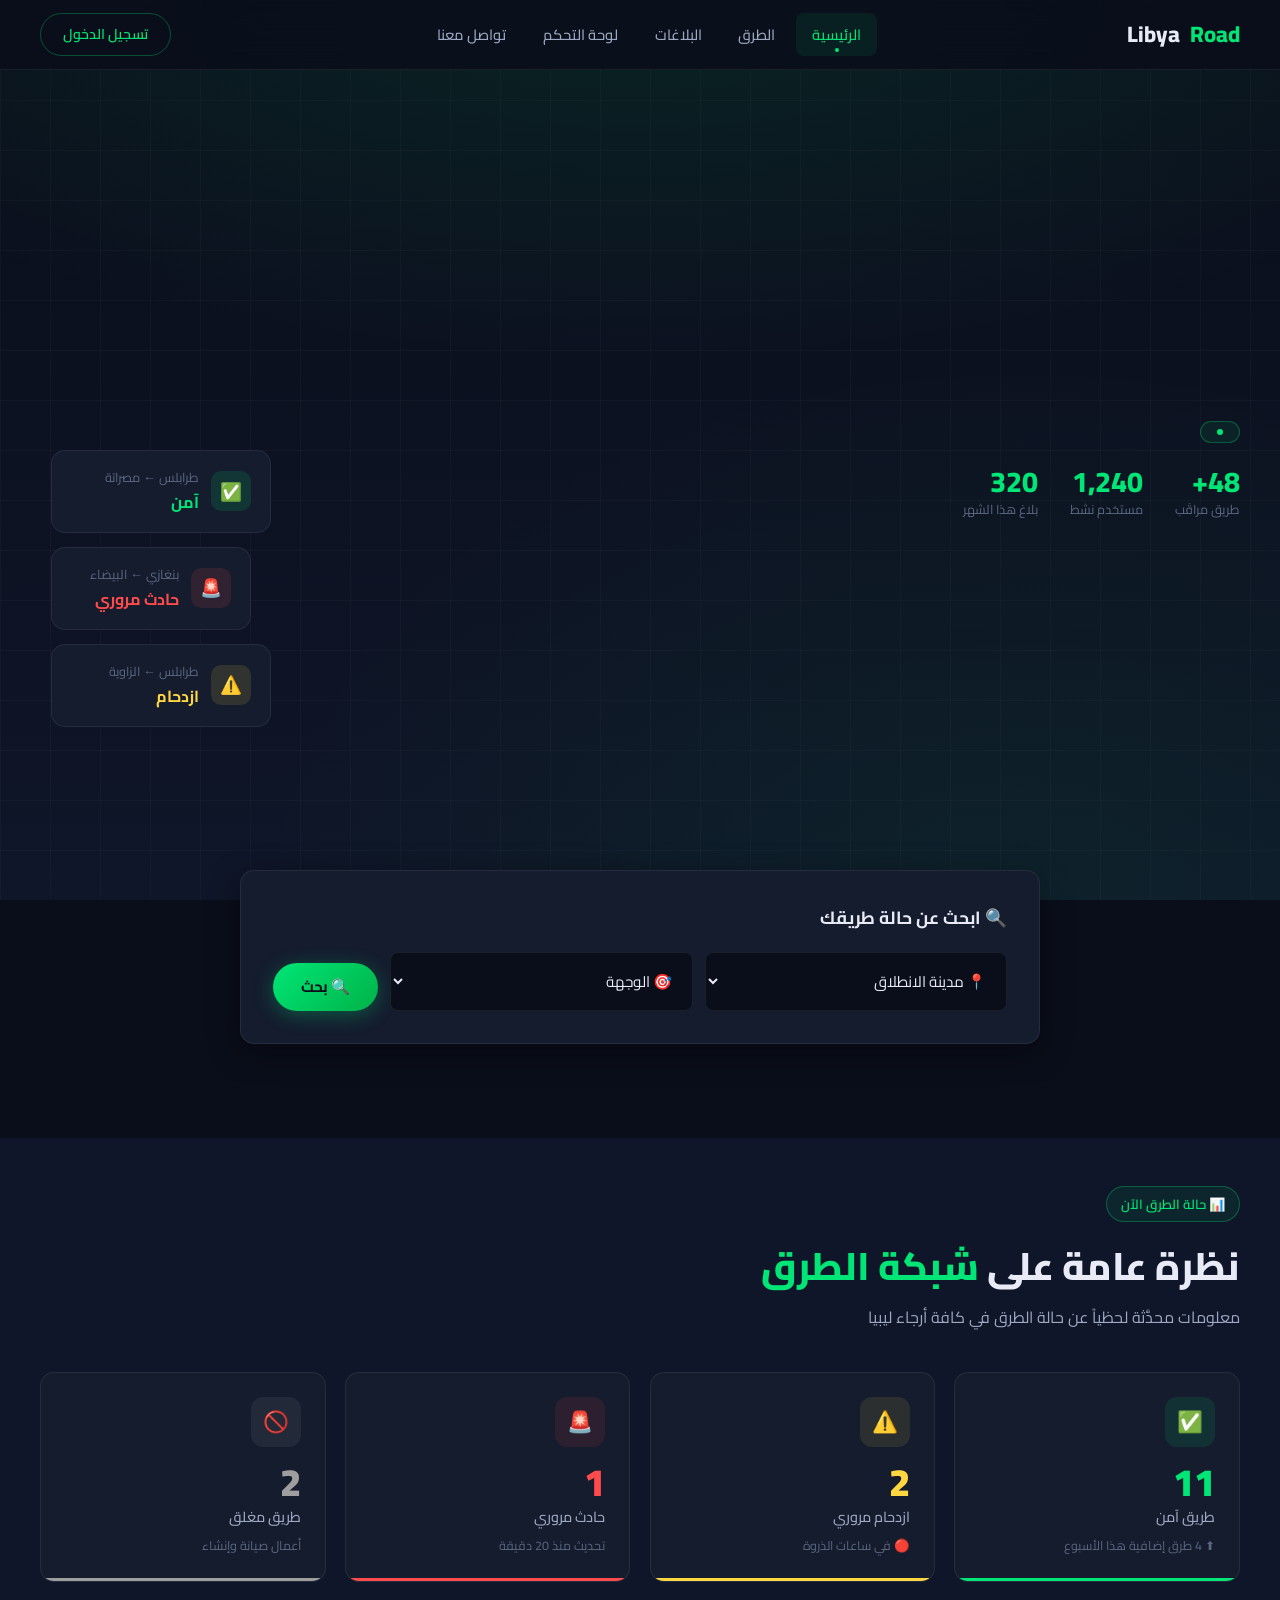
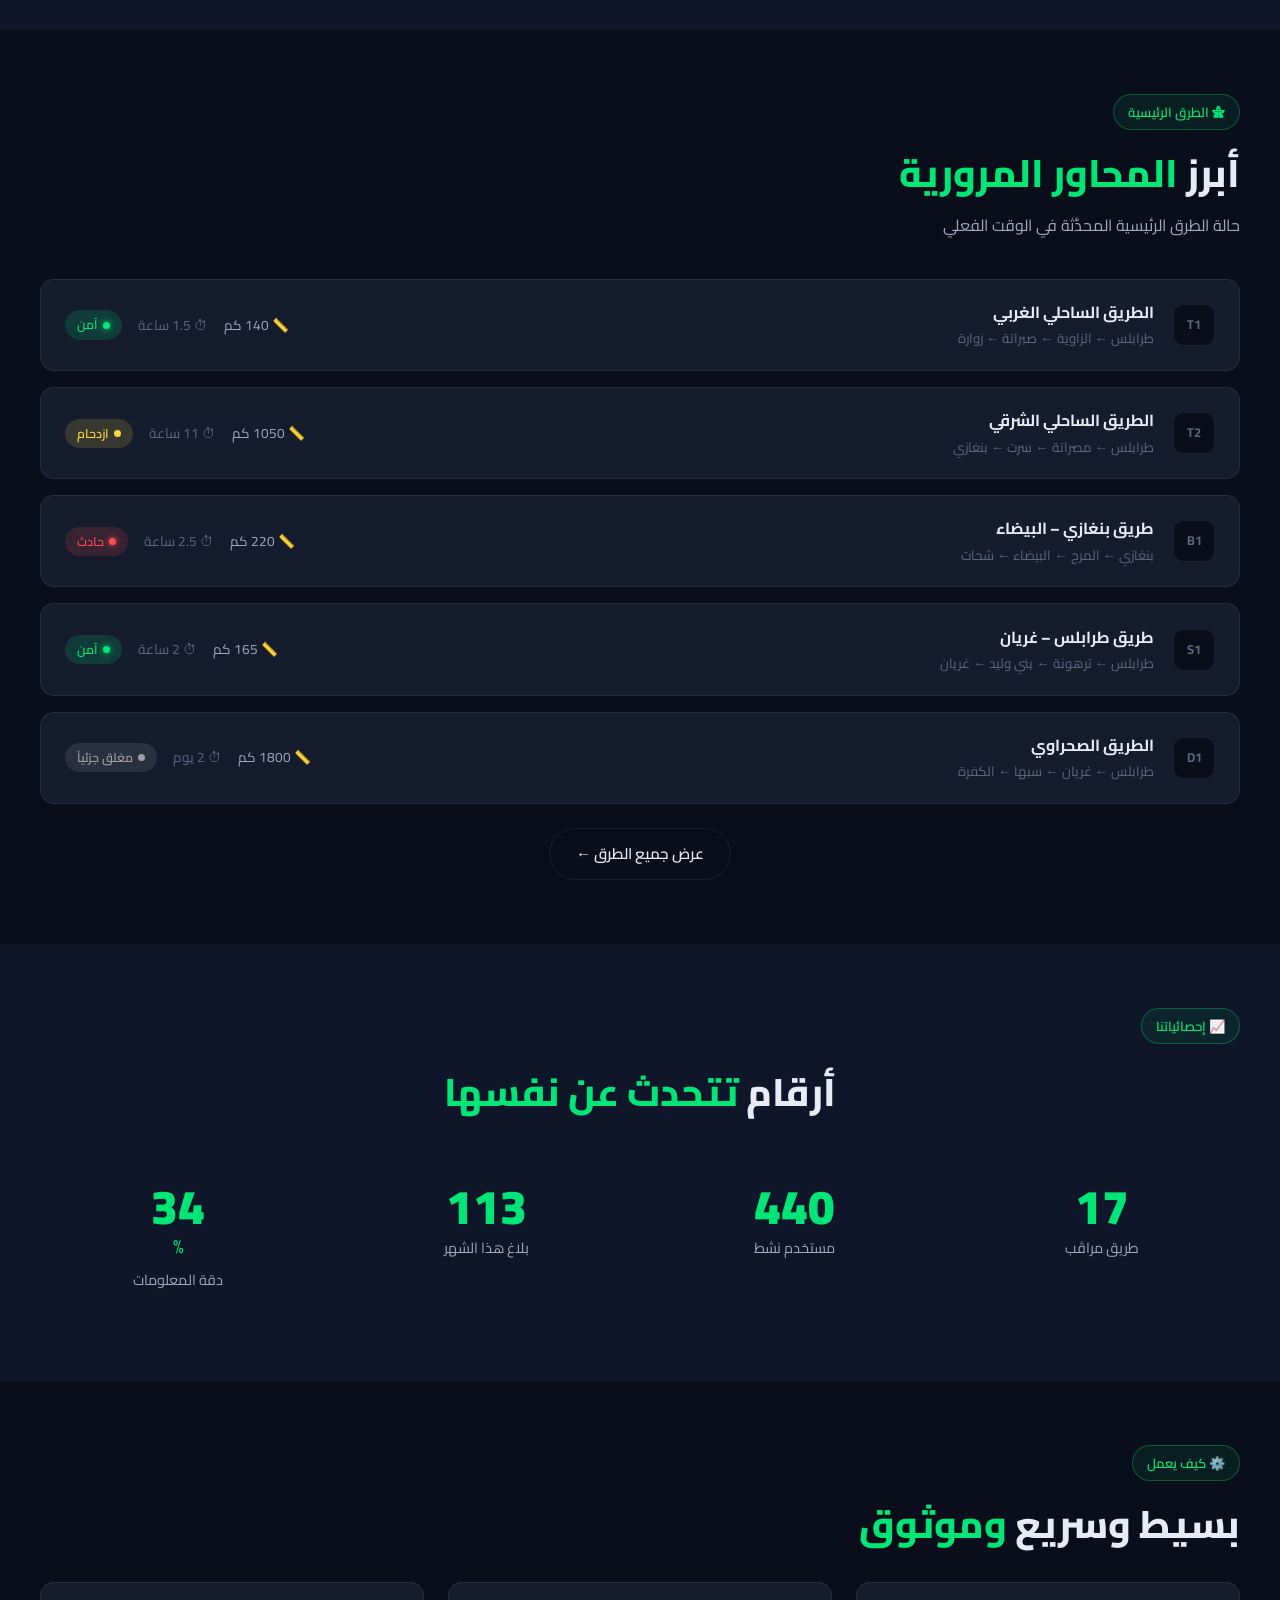
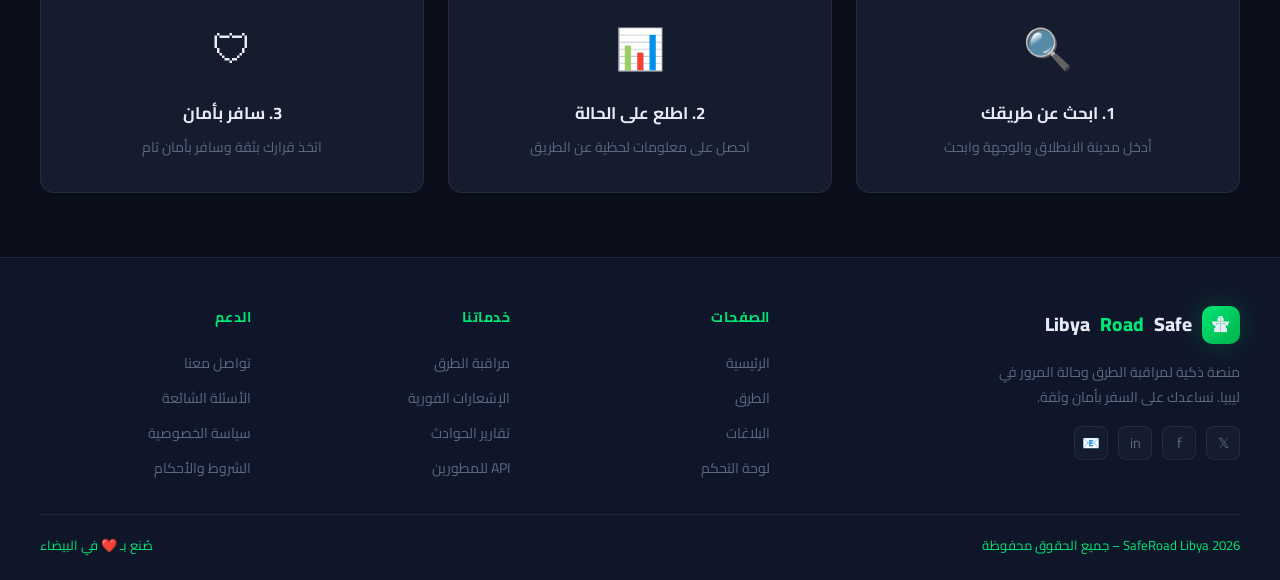
<file: index.html>
<!DOCTYPE html>
<html lang="ar" dir="rtl">
<head>
  <meta charset="UTF-8" />
  <meta name="viewport" content="width=device-width, initial-scale=1.0" />
  <title>ss – منصة مراقبة الطرق</title>
  <meta name="description" content="منصة ذكية لمراقبة الطرق وحالة المرور في ليبيا" />
  <style>
/* =============================================
   SafeRoad Libya - style.css
   تصميم احترافي - داكن + أخضر + أبيض
   ============================================= */

/* === الخطوط === */
@import url('https://fonts.googleapis.com/css2?family=Cairo:wght@300;400;500;600;700;800;900&family=Tajawal:wght@300;400;500;700;800&display=swap');

/* === متغيرات الألوان === */
:root {
  --bg-primary:    #0a0e1a;
  --bg-secondary:  #0f1629;
  --bg-card:       #141c2e;
  --bg-card-hover: #1a2540;
  --green-main:    #00e676;
  --green-dark:    #00b248;
  --green-glow:    rgba(0, 230, 118, 0.18);
  --green-subtle:  rgba(0, 230, 118, 0.08);
  --accent-red:    #ff4b4b;
  --accent-yellow: #ffd740;
  --accent-gray:   #9e9e9e;
  --text-primary:  #e8eaf6;
  --text-secondary:#9ea8c2;
  --text-muted:    #5c6882;
  --border:        rgba(255,255,255,0.07);
  --border-green:  rgba(0, 230, 118, 0.3);
  --shadow-card:   0 8px 32px rgba(0,0,0,0.4);
  --shadow-green:  0 0 30px rgba(0, 230, 118, 0.2);
  --radius:        14px;
  --radius-sm:     8px;
  --transition:    all 0.3s cubic-bezier(0.4, 0, 0.2, 1);
}

/* === إعادة تعيين === */
*, *::before, *::after { box-sizing: border-box; margin: 0; padding: 0; }

html {
  scroll-behavior: smooth;
  font-size: 16px;
}

body {
  font-family: 'Cairo', 'Tajawal', sans-serif;
  background: var(--bg-primary);
  color: var(--text-primary);
  direction: rtl;
  text-align: right;
  line-height: 1.7;
  overflow-x: hidden;
  opacity: 0;
  transition: opacity 0.4s ease;
}

a { text-decoration: none; color: inherit; transition: var(--transition); }
ul, ol { list-style: none; }
img { max-width: 100%; display: block; }
button { cursor: pointer; font-family: inherit; border: none; outline: none; }
input, textarea, select { font-family: inherit; direction: rtl; }

/* === شريط التمرير === */
::-webkit-scrollbar { width: 6px; }
::-webkit-scrollbar-track { background: var(--bg-primary); }
::-webkit-scrollbar-thumb { background: var(--green-dark); border-radius: 3px; }

/* =============================================
   NAVBAR
   ============================================= */
.navbar {
  position: fixed;
  top: 0; right: 0; left: 0;
  z-index: 1000;
  display: flex;
  align-items: center;
  justify-content: space-between;
  padding: 0 2.5rem;
  height: 70px;
  background: rgba(10, 14, 26, 0.85);
  backdrop-filter: blur(20px);
  border-bottom: 1px solid var(--border);
  transition: var(--transition);
}

.navbar.scrolled {
  background: rgba(10, 14, 26, 0.98);
  box-shadow: 0 4px 30px rgba(0,0,0,0.5);
}

.nav-logo {
  display: flex;
  align-items: center;
  gap: 10px;
  font-size: 1.4rem;
  font-weight: 800;
  color: var(--text-primary);
}

.nav-logo .logo-icon {
  width: 38px; height: 38px;
  background: linear-gradient(135deg, var(--green-main), var(--green-dark));
  border-radius: 10px;
  display: flex; align-items: center; justify-content: center;
  font-size: 1.1rem;
  box-shadow: var(--shadow-green);
}

.nav-logo span { color: var(--green-main); }

.nav-links {
  display: flex;
  align-items: center;
  gap: 0.3rem;
}

.nav-links a {
  padding: 8px 16px;
  border-radius: var(--radius-sm);
  font-size: 0.92rem;
  font-weight: 500;
  color: var(--text-secondary);
  transition: var(--transition);
  position: relative;
}

.nav-links a:hover,
.nav-links a.active {
  color: var(--green-main);
  background: var(--green-subtle);
}

.nav-links a.active::after {
  content: '';
  position: absolute;
  bottom: 4px; left: 50%; transform: translateX(-50%);
  width: 4px; height: 4px;
  background: var(--green-main);
  border-radius: 50%;
}

.nav-actions {
  display: flex;
  align-items: center;
  gap: 12px;
}

.btn-nav-login {
  padding: 9px 22px;
  border-radius: 50px;
  background: transparent;
  border: 1px solid var(--border-green);
  color: var(--green-main);
  font-size: 0.88rem;
  font-weight: 600;
  transition: var(--transition);
}

.btn-nav-login:hover {
  background: var(--green-subtle);
  box-shadow: var(--shadow-green);
}

/* Mobile Menu Button */
.hamburger {
  display: none;
  flex-direction: column;
  gap: 5px;
  background: none;
  border: none;
  padding: 6px;
  cursor: pointer;
}

.hamburger span {
  width: 24px; height: 2px;
  background: var(--text-primary);
  border-radius: 2px;
  transition: var(--transition);
  display: block;
}

.hamburger.open span:nth-child(1) { transform: translateY(7px) rotate(45deg); }
.hamburger.open span:nth-child(2) { opacity: 0; }
.hamburger.open span:nth-child(3) { transform: translateY(-7px) rotate(-45deg); }

.mobile-menu {
  display: none;
  position: fixed;
  top: 70px; right: 0; left: 0;
  background: var(--bg-secondary);
  border-bottom: 1px solid var(--border);
  padding: 1.5rem;
  z-index: 999;
  flex-direction: column;
  gap: 8px;
  animation: slideDown 0.3s ease;
}

.mobile-menu.open { display: flex; }

.mobile-menu a {
  padding: 12px 16px;
  border-radius: var(--radius-sm);
  font-size: 1rem;
  font-weight: 500;
  color: var(--text-secondary);
  border-bottom: 1px solid var(--border);
  transition: var(--transition);
}

.mobile-menu a:last-child { border-bottom: none; }
.mobile-menu a:hover, .mobile-menu a.active { color: var(--green-main); background: var(--green-subtle); }

@keyframes slideDown {
  from { opacity: 0; transform: translateY(-10px); }
  to   { opacity: 1; transform: translateY(0); }
}

/* =============================================
   BUTTONS
   ============================================= */
.btn-primary {
  display: inline-flex;
  align-items: center;
  gap: 8px;
  padding: 13px 28px;
  background: linear-gradient(135deg, var(--green-main), var(--green-dark));
  color: #0a0e1a;
  border-radius: 50px;
  font-weight: 700;
  font-size: 0.95rem;
  border: none;
  transition: var(--transition);
  box-shadow: 0 4px 20px rgba(0, 230, 118, 0.3);
}

.btn-primary:hover {
  transform: translateY(-2px);
  box-shadow: 0 8px 30px rgba(0, 230, 118, 0.45);
}

.btn-secondary {
  display: inline-flex;
  align-items: center;
  gap: 8px;
  padding: 12px 26px;
  background: transparent;
  color: var(--text-primary);
  border-radius: 50px;
  font-weight: 600;
  font-size: 0.95rem;
  border: 1px solid var(--border);
  transition: var(--transition);
}

.btn-secondary:hover {
  border-color: var(--green-main);
  color: var(--green-main);
  background: var(--green-subtle);
}

.btn-outline-green {
  display: inline-flex;
  align-items: center;
  gap: 8px;
  padding: 10px 22px;
  background: transparent;
  color: var(--green-main);
  border-radius: var(--radius-sm);
  font-weight: 600;
  font-size: 0.88rem;
  border: 1px solid var(--border-green);
  transition: var(--transition);
}

.btn-outline-green:hover {
  background: var(--green-subtle);
  box-shadow: var(--shadow-green);
}

/* =============================================
   CARDS
   ============================================= */
.card {
  background: var(--bg-card);
  border: 1px solid var(--border);
  border-radius: var(--radius);
  padding: 1.5rem;
  transition: var(--transition);
  position: relative;
  overflow: hidden;
}

.card:hover {
  border-color: var(--border-green);
  box-shadow: var(--shadow-card);
  transform: translateY(-3px);
}

.card::before {
  content: '';
  position: absolute;
  top: 0; right: 0; left: 0;
  height: 2px;
  background: linear-gradient(90deg, transparent, var(--green-main), transparent);
  opacity: 0;
  transition: var(--transition);
}

.card:hover::before { opacity: 1; }

/* =============================================
   BADGES / STATUS
   ============================================= */
.badge {
  display: inline-flex;
  align-items: center;
  gap: 5px;
  padding: 4px 12px;
  border-radius: 50px;
  font-size: 0.78rem;
  font-weight: 600;
}

.badge-safe    { background: rgba(0,230,118,0.15); color: var(--green-main); }
.badge-danger  { background: rgba(255,75,75,0.15);  color: var(--accent-red); }
.badge-warning { background: rgba(255,215,64,0.15); color: var(--accent-yellow); }
.badge-closed  { background: rgba(158,158,158,0.15);color: var(--accent-gray); }

.status-dot {
  width: 7px; height: 7px;
  border-radius: 50%;
  display: inline-block;
}
.status-dot.safe    { background: var(--green-main); box-shadow: 0 0 6px var(--green-main); animation: pulse-green 2s infinite; }
.status-dot.danger  { background: var(--accent-red); box-shadow: 0 0 6px var(--accent-red); animation: pulse-red 2s infinite; }
.status-dot.warning { background: var(--accent-yellow); }
.status-dot.closed  { background: var(--accent-gray); }

@keyframes pulse-green {
  0%, 100% { box-shadow: 0 0 6px var(--green-main); }
  50%       { box-shadow: 0 0 14px var(--green-main); }
}
@keyframes pulse-red {
  0%, 100% { box-shadow: 0 0 6px var(--accent-red); }
  50%       { box-shadow: 0 0 14px var(--accent-red); }
}

/* =============================================
   SECTION TITLES
   ============================================= */
.section-label {
  display: inline-flex;
  align-items: center;
  gap: 8px;
  padding: 6px 14px;
  background: var(--green-subtle);
  border: 1px solid var(--border-green);
  border-radius: 50px;
  color: var(--green-main);
  font-size: 0.82rem;
  font-weight: 600;
  margin-bottom: 1.2rem;
}

.section-title {
  font-size: clamp(1.6rem, 3vw, 2.4rem);
  font-weight: 800;
  color: var(--text-primary);
  line-height: 1.3;
  margin-bottom: 0.8rem;
}

.section-title span { color: var(--green-main); }

.section-desc {
  color: var(--text-secondary);
  font-size: 1rem;
  max-width: 560px;
  margin-bottom: 2.5rem;
}

/* =============================================
   FORMS & INPUTS
   ============================================= */
.form-group {
  display: flex;
  flex-direction: column;
  gap: 8px;
  margin-bottom: 1.2rem;
}

.form-group label {
  font-size: 0.9rem;
  font-weight: 600;
  color: var(--text-secondary);
}

.form-control {
  padding: 13px 16px;
  background: var(--bg-primary);
  border: 1px solid var(--border);
  border-radius: var(--radius-sm);
  color: var(--text-primary);
  font-size: 0.95rem;
  transition: var(--transition);
  width: 100%;
}

.form-control:focus {
  border-color: var(--green-main);
  outline: none;
  box-shadow: 0 0 0 3px var(--green-glow);
}

.form-control::placeholder { color: var(--text-muted); }

select.form-control option { background: var(--bg-secondary); }

/* =============================================
   FOOTER
   ============================================= */
.footer {
  background: var(--bg-secondary);
  border-top: 1px solid var(--border);
  padding: 3rem 2.5rem 1.5rem;
}

.footer-grid {
  display: grid;
  grid-template-columns: 2fr 1fr 1fr 1fr;
  gap: 3rem;
  margin-bottom: 2rem;
}

.footer-brand .nav-logo { margin-bottom: 1rem; font-size: 1.2rem; }
.footer-brand p { color: var(--text-muted); font-size: 0.88rem; line-height: 1.8; max-width: 260px; }

.footer-col h4 {
  font-size: 0.88rem;
  font-weight: 700;
  color: var(--green-main);
  margin-bottom: 1.2rem;
  text-transform: uppercase;
  letter-spacing: 0.5px;
}

.footer-col ul { display: flex; flex-direction: column; gap: 8px; }
.footer-col ul a { color: var(--text-muted); font-size: 0.88rem; transition: var(--transition); }
.footer-col ul a:hover { color: var(--green-main); padding-right: 6px; }

.footer-bottom {
  border-top: 1px solid var(--border);
  padding-top: 1.2rem;
  display: flex;
  align-items: center;
  justify-content: space-between;
  color: var(--text-muted);
  font-size: 0.82rem;
}

.footer-bottom span { color: var(--green-main); }

.social-links { display: flex; gap: 10px; }
.social-link {
  width: 34px; height: 34px;
  border-radius: 8px;
  background: var(--bg-card);
  border: 1px solid var(--border);
  display: flex; align-items: center; justify-content: center;
  color: var(--text-muted);
  font-size: 0.9rem;
  transition: var(--transition);
}
.social-link:hover { border-color: var(--green-main); color: var(--green-main); }

/* =============================================
   HERO - index.html
   ============================================= */
.hero {
  min-height: 100vh;
  display: flex;
  align-items: center;
  position: relative;
  padding: 100px 2.5rem 4rem;
  overflow: hidden;
}

.hero-bg {
  position: absolute;
  inset: 0;
  background:
    radial-gradient(ellipse 80% 50% at 50% -10%, rgba(0,230,118,0.12), transparent),
    radial-gradient(ellipse 60% 60% at 80% 100%, rgba(0,178,72,0.08), transparent),
    linear-gradient(180deg, var(--bg-primary) 0%, var(--bg-secondary) 100%);
}

.hero-grid-lines {
  position: absolute;
  inset: 0;
  background-image:
    linear-gradient(rgba(255,255,255,0.025) 1px, transparent 1px),
    linear-gradient(90deg, rgba(255,255,255,0.025) 1px, transparent 1px);
  background-size: 50px 50px;
}

.hero-content {
  position: relative;
  z-index: 2;
  max-width: 680px;
}

.hero-badge {
  display: inline-flex;
  align-items: center;
  gap: 8px;
  padding: 7px 16px;
  background: var(--green-subtle);
  border: 1px solid var(--border-green);
  border-radius: 50px;
  color: var(--green-main);
  font-size: 0.83rem;
  font-weight: 600;
  margin-bottom: 1.5rem;
  animation: fadeInDown 0.6s ease both;
}

.hero-badge .dot { width: 6px; height: 6px; background: var(--green-main); border-radius: 50%; animation: pulse-green 1.5s infinite; }

.hero h1 {
  font-size: clamp(2.2rem, 5vw, 3.8rem);
  font-weight: 900;
  line-height: 1.2;
  margin-bottom: 1.2rem;
  animation: fadeInUp 0.7s ease 0.1s both;
}

.hero h1 .highlight {
  background: linear-gradient(135deg, var(--green-main), #69f0ae);
  -webkit-background-clip: text;
  -webkit-text-fill-color: transparent;
  background-clip: text;
}

.hero p {
  font-size: 1.1rem;
  color: var(--text-secondary);
  margin-bottom: 2rem;
  animation: fadeInUp 0.7s ease 0.2s both;
  max-width: 540px;
}

.hero-actions {
  display: flex;
  gap: 14px;
  flex-wrap: wrap;
  animation: fadeInUp 0.7s ease 0.3s both;
  margin-bottom: 2.5rem;
}

.hero-stats {
  display: flex;
  gap: 2rem;
  animation: fadeInUp 0.7s ease 0.4s both;
}

.hero-stat .num {
  font-size: 1.8rem;
  font-weight: 800;
  color: var(--green-main);
  line-height: 1;
}

.hero-stat .lbl {
  font-size: 0.8rem;
  color: var(--text-muted);
  margin-top: 3px;
}

/* Floating cards */
.hero-visual {
  position: absolute;
  left: 4%;
  top: 50%;
  transform: translateY(-50%);
  display: flex;
  flex-direction: column;
  gap: 14px;
  z-index: 2;
  animation: fadeInLeft 0.8s ease 0.5s both;
}

.float-card {
  background: var(--bg-card);
  border: 1px solid var(--border);
  border-radius: var(--radius);
  padding: 1rem 1.2rem;
  min-width: 200px;
  display: flex;
  align-items: center;
  gap: 12px;
  animation: float 4s ease-in-out infinite;
  backdrop-filter: blur(10px);
}

.float-card:nth-child(2) { animation-delay: 1s; margin-right: 20px; }
.float-card:nth-child(3) { animation-delay: 2s; }

.float-card .icon {
  width: 40px; height: 40px;
  border-radius: 10px;
  display: flex; align-items: center; justify-content: center;
  font-size: 1.1rem;
  flex-shrink: 0;
}

.float-card .info { flex: 1; }
.float-card .info .title { font-size: 0.8rem; color: var(--text-muted); }
.float-card .info .value { font-size: 1rem; font-weight: 700; }

@keyframes float {
  0%, 100% { transform: translateY(0); }
  50%       { transform: translateY(-8px); }
}

/* =============================================
   SEARCH SECTION - index.html
   ============================================= */
.search-section {
  padding: 0 2.5rem 4rem;
  position: relative;
  z-index: 2;
}

.search-box {
  background: var(--bg-card);
  border: 1px solid var(--border);
  border-radius: var(--radius);
  padding: 2rem;
  max-width: 800px;
  margin: 0 auto;
  box-shadow: var(--shadow-card);
  position: relative;
  top: -30px;
}

.search-box h3 {
  font-size: 1.1rem;
  font-weight: 700;
  margin-bottom: 1.2rem;
  color: var(--text-primary);
}

.search-row {
  display: grid;
  grid-template-columns: 1fr 1fr auto;
  gap: 12px;
  align-items: end;
}

.search-row .btn-primary { white-space: nowrap; height: 48px; }

/* =============================================
   STATUS CARDS SECTION
   ============================================= */
.status-section {
  padding: 3rem 2.5rem;
  background: var(--bg-secondary);
}

.status-grid {
  display: grid;
  grid-template-columns: repeat(4, 1fr);
  gap: 1.2rem;
  margin-top: 2rem;
}

.status-card {
  background: var(--bg-card);
  border: 1px solid var(--border);
  border-radius: var(--radius);
  padding: 1.5rem;
  transition: var(--transition);
  cursor: pointer;
  position: relative;
  overflow: hidden;
}

.status-card::after {
  content: '';
  position: absolute;
  bottom: 0; right: 0; left: 0;
  height: 3px;
  border-radius: 0 0 var(--radius) var(--radius);
  transition: var(--transition);
}

.status-card.safe::after   { background: var(--green-main); }
.status-card.danger::after { background: var(--accent-red); }
.status-card.warn::after   { background: var(--accent-yellow); }
.status-card.closed::after { background: var(--accent-gray); }

.status-card:hover { transform: translateY(-4px); border-color: rgba(255,255,255,0.15); }

.status-card .sc-icon {
  width: 50px; height: 50px;
  border-radius: 12px;
  display: flex; align-items: center; justify-content: center;
  font-size: 1.3rem;
  margin-bottom: 1rem;
}

.status-card.safe   .sc-icon { background: rgba(0,230,118,0.1);  color: var(--green-main); }
.status-card.danger .sc-icon { background: rgba(255,75,75,0.1);  color: var(--accent-red); }
.status-card.warn   .sc-icon { background: rgba(255,215,64,0.1); color: var(--accent-yellow); }
.status-card.closed .sc-icon { background: rgba(158,158,158,0.1);color: var(--accent-gray); }

.status-card .sc-num {
  font-size: 2.4rem;
  font-weight: 900;
  line-height: 1;
  margin-bottom: 4px;
}

.status-card.safe   .sc-num { color: var(--green-main); }
.status-card.danger .sc-num { color: var(--accent-red); }
.status-card.warn   .sc-num { color: var(--accent-yellow); }
.status-card.closed .sc-num { color: var(--accent-gray); }

.status-card .sc-label { font-size: 0.9rem; color: var(--text-secondary); font-weight: 500; }
.status-card .sc-sub   { font-size: 0.78rem; color: var(--text-muted); margin-top: 6px; }

/* =============================================
   FEATURED ROADS - index.html
   ============================================= */
.roads-section { padding: 4rem 2.5rem; }

.roads-list { display: flex; flex-direction: column; gap: 1rem; }

.road-item {
  background: var(--bg-card);
  border: 1px solid var(--border);
  border-radius: var(--radius);
  padding: 1.2rem 1.5rem;
  display: flex;
  align-items: center;
  gap: 1.2rem;
  transition: var(--transition);
}

.road-item:hover { border-color: var(--border-green); transform: translateX(-4px); }

.road-item .road-num {
  width: 42px; height: 42px;
  background: var(--bg-primary);
  border: 1px solid var(--border);
  border-radius: 10px;
  display: flex; align-items: center; justify-content: center;
  font-size: 0.8rem;
  font-weight: 700;
  color: var(--text-muted);
  flex-shrink: 0;
}

.road-item .road-info { flex: 1; }
.road-item .road-name { font-weight: 700; font-size: 1rem; color: var(--text-primary); }
.road-item .road-cities { font-size: 0.83rem; color: var(--text-muted); margin-top: 2px; }

.road-item .road-meta {
  display: flex;
  align-items: center;
  gap: 1rem;
  flex-shrink: 0;
}

.road-item .road-dist { font-size: 0.85rem; color: var(--text-secondary); }
.road-item .road-time { font-size: 0.85rem; color: var(--text-muted); }

/* =============================================
   STATISTICS - index.html
   ============================================= */
.stats-section {
  padding: 4rem 2.5rem;
  background: var(--bg-secondary);
}

.stats-grid {
  display: grid;
  grid-template-columns: repeat(4, 1fr);
  gap: 2rem;
  text-align: center;
}

.stat-item { padding: 1.5rem; }
.stat-item .num {
  font-size: clamp(2rem, 4vw, 3rem);
  font-weight: 900;
  color: var(--green-main);
  line-height: 1;
  display: block;
}
.stat-item .unit { font-size: 1.2rem; }
.stat-item .label { color: var(--text-secondary); font-size: 0.9rem; margin-top: 6px; }
.stat-divider {
  width: 1px;
  background: var(--border);
  margin: 1rem 0;
  height: auto;
}

/* =============================================
   ROADS PAGE - roads.html
   ============================================= */
.page-header {
  padding: 120px 2.5rem 3rem;
  background: var(--bg-secondary);
  border-bottom: 1px solid var(--border);
  position: relative;
  overflow: hidden;
}

.page-header::before {
  content: '';
  position: absolute;
  top: 0; right: 0; left: 0;
  height: 100%;
  background: radial-gradient(ellipse 60% 80% at 50% 0%, rgba(0,230,118,0.07), transparent);
}

.page-header-content { position: relative; z-index: 1; }
.page-header h1 { font-size: clamp(1.8rem, 3.5vw, 2.8rem); font-weight: 900; margin-bottom: 0.5rem; }
.page-header p  { color: var(--text-secondary); }

/* Map */
.map-container {
  background: var(--bg-card);
  border: 1px solid var(--border);
  border-radius: var(--radius);
  overflow: hidden;
  height: 420px;
  position: relative;
}

.map-placeholder {
  width: 100%; height: 100%;
  display: flex;
  flex-direction: column;
  align-items: center;
  justify-content: center;
  background: linear-gradient(135deg, #0d1520, #0a1a12);
  position: relative;
  overflow: hidden;
}

/* SVG Road Map */
.map-svg { width: 100%; height: 100%; }

.map-legend {
  position: absolute;
  bottom: 14px;
  right: 14px;
  background: rgba(10,14,26,0.88);
  border: 1px solid var(--border);
  border-radius: var(--radius-sm);
  padding: 10px 14px;
  display: flex;
  gap: 14px;
  backdrop-filter: blur(10px);
}

.legend-item {
  display: flex;
  align-items: center;
  gap: 6px;
  font-size: 0.78rem;
  color: var(--text-secondary);
}

.legend-line {
  width: 20px; height: 3px;
  border-radius: 2px;
}

.roads-page-layout {
  display: grid;
  grid-template-columns: 1fr 1.5fr;
  gap: 1.5rem;
  padding: 2rem 2.5rem;
  align-items: start;
}

.search-panel { display: flex; flex-direction: column; gap: 1rem; }

.route-result-card {
  background: var(--bg-card);
  border: 1px solid var(--border);
  border-radius: var(--radius);
  padding: 1.2rem 1.5rem;
  transition: var(--transition);
}

.route-result-card:hover { border-color: var(--border-green); }

.route-result-header {
  display: flex;
  align-items: center;
  justify-content: space-between;
  margin-bottom: 10px;
}

.route-cities {
  font-weight: 700;
  font-size: 1.05rem;
  display: flex;
  align-items: center;
  gap: 8px;
}

.route-cities .arrow { color: var(--text-muted); font-size: 0.85rem; }

.route-meta {
  display: flex;
  gap: 1.2rem;
  margin-top: 10px;
  padding-top: 10px;
  border-top: 1px solid var(--border);
}

.route-meta-item { display: flex; flex-direction: column; }
.route-meta-item .rm-label { font-size: 0.75rem; color: var(--text-muted); }
.route-meta-item .rm-value { font-size: 0.9rem; font-weight: 600; color: var(--text-primary); }

/* =============================================
   REPORTS PAGE - reports.html
   ============================================= */
.reports-layout {
  display: grid;
  grid-template-columns: 1fr 2fr;
  gap: 1.5rem;
  padding: 2rem 2.5rem;
  align-items: start;
}

.filter-panel { display: flex; flex-direction: column; gap: 0.7rem; }

.filter-btn {
  display: flex;
  align-items: center;
  gap: 10px;
  padding: 12px 16px;
  border-radius: var(--radius-sm);
  background: var(--bg-card);
  border: 1px solid var(--border);
  color: var(--text-secondary);
  font-size: 0.9rem;
  font-weight: 500;
  width: 100%;
  text-align: right;
  transition: var(--transition);
  cursor: pointer;
}

.filter-btn:hover, .filter-btn.active {
  border-color: var(--green-main);
  color: var(--green-main);
  background: var(--green-subtle);
}

.filter-btn .count {
  margin-right: auto;
  background: var(--bg-primary);
  padding: 2px 8px;
  border-radius: 50px;
  font-size: 0.75rem;
  color: var(--text-muted);
}

.report-card {
  background: var(--bg-card);
  border: 1px solid var(--border);
  border-radius: var(--radius);
  padding: 1.2rem 1.5rem;
  transition: var(--transition);
  display: flex;
  gap: 14px;
}

.report-card:hover { border-color: var(--border-green); transform: translateX(-4px); }

.report-card .report-icon {
  width: 44px; height: 44px;
  border-radius: 10px;
  display: flex; align-items: center; justify-content: center;
  font-size: 1.1rem;
  flex-shrink: 0;
}

.report-card.danger  .report-icon { background: rgba(255,75,75,0.1);  color: var(--accent-red); }
.report-card.warning .report-icon { background: rgba(255,215,64,0.1); color: var(--accent-yellow); }
.report-card.closed  .report-icon { background: rgba(158,158,158,0.1);color: var(--accent-gray); }
.report-card.safe    .report-icon { background: rgba(0,230,118,0.1);  color: var(--green-main); }

.report-card .report-body { flex: 1; }
.report-card .report-title { font-weight: 700; font-size: 0.98rem; margin-bottom: 4px; }
.report-card .report-location { font-size: 0.83rem; color: var(--text-muted); margin-bottom: 6px; display: flex; align-items: center; gap: 4px; }
.report-card .report-desc { font-size: 0.85rem; color: var(--text-secondary); line-height: 1.6; }
.report-card .report-footer { display: flex; align-items: center; justify-content: space-between; margin-top: 8px; padding-top: 8px; border-top: 1px solid var(--border); }
.report-card .report-time { font-size: 0.78rem; color: var(--text-muted); display: flex; align-items: center; gap: 4px; }
.report-card .report-votes { font-size: 0.78rem; color: var(--text-secondary); display: flex; align-items: center; gap: 4px; }

/* Add Report Button */
.fab {
  position: fixed;
  bottom: 2rem;
  left: 2rem;
  width: 56px; height: 56px;
  border-radius: 50%;
  background: linear-gradient(135deg, var(--green-main), var(--green-dark));
  color: #0a0e1a;
  display: flex; align-items: center; justify-content: center;
  font-size: 1.4rem;
  font-weight: 700;
  box-shadow: 0 6px 24px rgba(0,230,118,0.4);
  border: none;
  cursor: pointer;
  transition: var(--transition);
  z-index: 100;
}

.fab:hover { transform: scale(1.1) rotate(45deg); box-shadow: 0 8px 32px rgba(0,230,118,0.6); }

/* Modal */
.modal-overlay {
  display: none;
  position: fixed;
  inset: 0;
  background: rgba(0,0,0,0.75);
  z-index: 2000;
  align-items: center;
  justify-content: center;
  backdrop-filter: blur(4px);
}

.modal-overlay.open { display: flex; }

.modal {
  background: var(--bg-card);
  border: 1px solid var(--border);
  border-radius: var(--radius);
  padding: 2rem;
  width: 90%;
  max-width: 500px;
  animation: scaleIn 0.3s ease;
}

@keyframes scaleIn {
  from { opacity: 0; transform: scale(0.9); }
  to   { opacity: 1; transform: scale(1); }
}

.modal-header { display: flex; align-items: center; justify-content: space-between; margin-bottom: 1.5rem; }
.modal-header h3 { font-size: 1.1rem; font-weight: 700; }

.modal-close {
  width: 32px; height: 32px;
  border-radius: 8px;
  background: var(--bg-primary);
  border: 1px solid var(--border);
  color: var(--text-muted);
  display: flex; align-items: center; justify-content: center;
  cursor: pointer;
  transition: var(--transition);
  font-size: 1rem;
}

.modal-close:hover { border-color: var(--accent-red); color: var(--accent-red); }

/* =============================================
   DASHBOARD - dashboard.html
   ============================================= */
.dashboard-grid {
  display: grid;
  grid-template-columns: repeat(4, 1fr);
  gap: 1.2rem;
  padding: 2rem 2.5rem 1.5rem;
}

.dash-card {
  background: var(--bg-card);
  border: 1px solid var(--border);
  border-radius: var(--radius);
  padding: 1.4rem;
  position: relative;
  overflow: hidden;
  transition: var(--transition);
}

.dash-card:hover { transform: translateY(-3px); box-shadow: var(--shadow-card); }

.dash-card .dc-icon {
  width: 48px; height: 48px;
  border-radius: 12px;
  display: flex; align-items: center; justify-content: center;
  font-size: 1.2rem;
  margin-bottom: 1rem;
}

.dash-card.green  .dc-icon { background: rgba(0,230,118,0.1);  color: var(--green-main); }
.dash-card.red    .dc-icon { background: rgba(255,75,75,0.1);  color: var(--accent-red); }
.dash-card.yellow .dc-icon { background: rgba(255,215,64,0.1); color: var(--accent-yellow); }
.dash-card.gray   .dc-icon { background: rgba(158,158,158,0.1);color: var(--accent-gray); }

.dash-card .dc-num {
  font-size: 2.2rem;
  font-weight: 900;
  line-height: 1;
  margin-bottom: 4px;
}

.dash-card.green  .dc-num { color: var(--green-main); }
.dash-card.red    .dc-num { color: var(--accent-red); }
.dash-card.yellow .dc-num { color: var(--accent-yellow); }
.dash-card.gray   .dc-num { color: var(--accent-gray); }

.dash-card .dc-label { font-size: 0.9rem; color: var(--text-secondary); }
.dash-card .dc-change { font-size: 0.78rem; color: var(--text-muted); margin-top: 8px; }
.dash-card .dc-change.up   { color: var(--green-main); }
.dash-card .dc-change.down { color: var(--accent-red); }

/* Progress bar */
.progress-bar {
  height: 4px;
  background: var(--bg-primary);
  border-radius: 2px;
  margin-top: 10px;
  overflow: hidden;
}

.progress-fill {
  height: 100%;
  border-radius: 2px;
  transition: width 1s ease;
}

.dash-card.green  .progress-fill { background: var(--green-main); }
.dash-card.red    .progress-fill { background: var(--accent-red); }
.dash-card.yellow .progress-fill { background: var(--accent-yellow); }
.dash-card.gray   .progress-fill { background: var(--accent-gray); }

/* Tips Section */
.tips-grid {
  display: grid;
  grid-template-columns: repeat(3, 1fr);
  gap: 1.2rem;
  padding: 0 2.5rem 3rem;
}

.tip-card {
  background: var(--bg-card);
  border: 1px solid var(--border);
  border-radius: var(--radius);
  padding: 1.4rem;
  transition: var(--transition);
}

.tip-card:hover { border-color: var(--border-green); transform: translateY(-3px); }

.tip-card .tip-num {
  font-size: 2.5rem;
  font-weight: 900;
  color: var(--green-subtle);
  color: rgba(0,230,118,0.12);
  line-height: 1;
  margin-bottom: 0.5rem;
}

.tip-card h4 { font-size: 0.98rem; font-weight: 700; margin-bottom: 6px; }
.tip-card p  { font-size: 0.85rem; color: var(--text-muted); line-height: 1.7; }

/* =============================================
   CONTACT PAGE - contact.html
   ============================================= */
.contact-layout {
  display: grid;
  grid-template-columns: 1fr 1.6fr;
  gap: 2rem;
  padding: 3rem 2.5rem;
  align-items: start;
}

.contact-info { display: flex; flex-direction: column; gap: 1rem; }

.contact-card {
  background: var(--bg-card);
  border: 1px solid var(--border);
  border-radius: var(--radius);
  padding: 1.3rem 1.5rem;
  display: flex;
  align-items: center;
  gap: 14px;
  transition: var(--transition);
}

.contact-card:hover { border-color: var(--border-green); }

.contact-card .cc-icon {
  width: 44px; height: 44px;
  border-radius: 10px;
  background: var(--green-subtle);
  border: 1px solid var(--border-green);
  display: flex; align-items: center; justify-content: center;
  font-size: 1.1rem;
  color: var(--green-main);
  flex-shrink: 0;
}

.contact-card .cc-info { flex: 1; }
.contact-card .cc-label { font-size: 0.78rem; color: var(--text-muted); }
.contact-card .cc-value { font-size: 0.92rem; font-weight: 600; }

.contact-form-wrap {
  background: var(--bg-card);
  border: 1px solid var(--border);
  border-radius: var(--radius);
  padding: 2rem;
}

.contact-form-wrap h3 { font-size: 1.2rem; font-weight: 700; margin-bottom: 1.5rem; }

textarea.form-control { resize: vertical; min-height: 120px; }

/* =============================================
   LOGIN PAGE - login.html
   ============================================= */
.login-page {
  min-height: 100vh;
  display: flex;
  align-items: center;
  justify-content: center;
  padding: 2rem;
  background: var(--bg-primary);
  position: relative;
  overflow: hidden;
}

.login-page::before {
  content: '';
  position: absolute;
  inset: 0;
  background:
    radial-gradient(ellipse 70% 70% at 20% 80%, rgba(0,230,118,0.08), transparent),
    radial-gradient(ellipse 50% 50% at 80% 20%, rgba(0,178,72,0.06), transparent);
}

.login-grid-lines {
  position: absolute;
  inset: 0;
  background-image:
    linear-gradient(rgba(255,255,255,0.02) 1px, transparent 1px),
    linear-gradient(90deg, rgba(255,255,255,0.02) 1px, transparent 1px);
  background-size: 60px 60px;
}

.login-card {
  position: relative;
  z-index: 2;
  background: rgba(20, 28, 46, 0.7);
  border: 1px solid rgba(255,255,255,0.08);
  border-radius: 20px;
  padding: 2.5rem;
  width: 100%;
  max-width: 420px;
  backdrop-filter: blur(20px);
  box-shadow: 0 20px 60px rgba(0,0,0,0.5);
  animation: scaleIn 0.4s ease;
}

.login-logo {
  text-align: center;
  margin-bottom: 2rem;
}

.login-logo .logo-circle {
  width: 64px; height: 64px;
  background: linear-gradient(135deg, var(--green-main), var(--green-dark));
  border-radius: 16px;
  display: flex; align-items: center; justify-content: center;
  font-size: 1.8rem;
  margin: 0 auto 1rem;
  box-shadow: 0 8px 24px rgba(0,230,118,0.35);
}

.login-logo h2 { font-size: 1.4rem; font-weight: 800; }
.login-logo p  { color: var(--text-muted); font-size: 0.85rem; }

.login-divider {
  text-align: center;
  position: relative;
  margin: 1rem 0;
  color: var(--text-muted);
  font-size: 0.8rem;
}

.login-divider::before, .login-divider::after {
  content: '';
  position: absolute;
  top: 50%;
  width: 42%;
  height: 1px;
  background: var(--border);
}

.login-divider::before { right: 0; }
.login-divider::after  { left: 0; }

.remember-row {
  display: flex;
  align-items: center;
  justify-content: space-between;
  margin-bottom: 1.2rem;
}

.checkbox-label {
  display: flex;
  align-items: center;
  gap: 8px;
  font-size: 0.88rem;
  color: var(--text-secondary);
  cursor: pointer;
}

.checkbox-label input[type="checkbox"] { accent-color: var(--green-main); width: 16px; height: 16px; }

.login-footer {
  text-align: center;
  margin-top: 1.5rem;
  font-size: 0.88rem;
  color: var(--text-muted);
}

.login-footer a { color: var(--green-main); font-weight: 600; }
.login-footer a:hover { text-decoration: underline; }

/* Password toggle */
.input-group { position: relative; }
.input-group .form-control { padding-left: 42px; }
.input-toggle {
  position: absolute;
  left: 12px;
  top: 50%;
  transform: translateY(-50%);
  background: none;
  border: none;
  color: var(--text-muted);
  font-size: 1rem;
  cursor: pointer;
  transition: var(--transition);
}
.input-toggle:hover { color: var(--green-main); }

/* =============================================
   ANIMATIONS
   ============================================= */
@keyframes fadeInDown {
  from { opacity: 0; transform: translateY(-20px); }
  to   { opacity: 1; transform: translateY(0); }
}

@keyframes fadeInUp {
  from { opacity: 0; transform: translateY(24px); }
  to   { opacity: 1; transform: translateY(0); }
}

@keyframes fadeInLeft {
  from { opacity: 0; transform: translateX(30px); }
  to   { opacity: 1; transform: translateX(0); }
}

@keyframes fadeIn {
  from { opacity: 0; }
  to   { opacity: 1; }
}

.animate-in {
  opacity: 0;
  transform: translateY(20px);
  transition: opacity 0.6s ease, transform 0.6s ease;
}

.animate-in.visible {
  opacity: 1;
  transform: none;
}

/* =============================================
   UTILITY
   ============================================= */
.container { max-width: 1280px; margin: 0 auto; padding: 0 2.5rem; }
.section { padding: 4rem 2.5rem; }
.text-center { text-align: center; }
.text-muted  { color: var(--text-muted); }
.text-green  { color: var(--green-main); }
.mt-1 { margin-top: 0.5rem; }
.mt-2 { margin-top: 1rem; }
.mt-3 { margin-top: 1.5rem; }
.mb-1 { margin-bottom: 0.5rem; }
.mb-2 { margin-bottom: 1rem; }
.mb-3 { margin-bottom: 1.5rem; }

.divider { height: 1px; background: var(--border); margin: 0; }

.flex { display: flex; }
.flex-col { flex-direction: column; }
.items-center { align-items: center; }
.justify-between { justify-content: space-between; }
.gap-1 { gap: 0.5rem; }
.gap-2 { gap: 1rem; }
.gap-3 { gap: 1.5rem; }

.reports-list { display: flex; flex-direction: column; gap: 1rem; }

/* =============================================
   RESPONSIVE
   ============================================= */
@media (max-width: 1024px) {
  .status-grid  { grid-template-columns: repeat(2, 1fr); }
  .stats-grid   { grid-template-columns: repeat(2, 1fr); }
  .dashboard-grid { grid-template-columns: repeat(2, 1fr); }
  .footer-grid  { grid-template-columns: 1fr 1fr; gap: 2rem; }
  .roads-page-layout { grid-template-columns: 1fr; }
  .reports-layout { grid-template-columns: 1fr; }
  .contact-layout { grid-template-columns: 1fr; }
  .tips-grid { grid-template-columns: repeat(2, 1fr); }
  .hero-visual { display: none; }
}

@media (max-width: 768px) {
  .navbar { padding: 0 1.2rem; }
  .nav-links, .nav-actions .btn-nav-login { display: none; }
  .hamburger { display: flex; }

  .hero { padding: 90px 1.2rem 3rem; }
  .hero-stats { flex-wrap: wrap; gap: 1.2rem; }

  .search-row { grid-template-columns: 1fr; }

  .status-grid    { grid-template-columns: repeat(2, 1fr); }
  .stats-grid     { grid-template-columns: repeat(2, 1fr); }
  .dashboard-grid { grid-template-columns: repeat(2, 1fr); }
  .tips-grid      { grid-template-columns: 1fr; }
  .footer-grid    { grid-template-columns: 1fr; gap: 1.5rem; }
  .footer-bottom  { flex-direction: column; gap: 1rem; text-align: center; }

  .page-header { padding: 100px 1.2rem 2rem; }
  .roads-page-layout,
  .reports-layout,
  .contact-layout { padding: 1.5rem 1.2rem; }
  .section { padding: 3rem 1.2rem; }
  .status-section, .roads-section, .stats-section { padding: 2.5rem 1.2rem; }
  .dashboard-grid { padding: 1.5rem 1.2rem; }
  .tips-grid { padding: 0 1.2rem 2rem; }

  .road-item { flex-wrap: wrap; }
  .road-item .road-meta { width: 100%; justify-content: flex-start; }
}

@media (max-width: 480px) {
  .status-grid    { grid-template-columns: 1fr; }
  .stats-grid     { grid-template-columns: 1fr; }
  .dashboard-grid { grid-template-columns: 1fr; }
}

</style>
</head>
<body>

  <!-- ===== NAVBAR ===== -->
  <nav class="navbar" id="navbar">
    <a href="index.html" class="nav-logo">
      
      <span>Road</span> Libya
    </a>

    <ul class="nav-links">
      <li><a href="index.html" class="active">الرئيسية</a></li>
      <li><a href="roads.html">الطرق</a></li>
      <li><a href="reports.html">البلاغات</a></li>
      <li><a href="dashboard.html">لوحة التحكم</a></li>
      <li><a href="contact.html">تواصل معنا</a></li>
    </ul>

    <div class="nav-actions">
      <a href="login.html" class="btn-nav-login">تسجيل الدخول</a>
      <button class="hamburger" aria-label="القائمة">
        <span></span><span></span><span></span>
      </button>
    </div>
  </nav>

  <!-- Mobile Menu -->
  <div class="mobile-menu">
    <a href="index.html">🏠 الرئيسية</a>

   
    
  </div>

  <!-- ===== HERO ===== -->
  <section class="hero">
    <div class="hero-bg"></div>
    <div class="hero-grid-lines"></div>

    <div class="hero-content">
      <div class="hero-badge">
        <div class="dot"></div>
        
      </div>


 
    

      <div class="hero-stats">
        <div class="hero-stat">
          <div class="num">48+</div>
          <div class="lbl">طريق مراقَب</div>
        </div>
        <div class="hero-stat">
          <div class="num">1,240</div>
          <div class="lbl">مستخدم نشط</div>
        </div>
        <div class="hero-stat">
          <div class="num">320</div>
          <div class="lbl">بلاغ هذا الشهر</div>
        </div>
      </div>
    </div>

    <!-- بطاقات عائمة -->
    <div class="hero-visual">
      <div class="float-card">
        <div class="icon" style="background:rgba(0,230,118,0.12);color:#00e676">✅</div>
        <div class="info">
          <div class="title">طرابلس ← مصراتة</div>
          <div class="value" style="color:#00e676">آمن</div>
        </div>
      </div>
      <div class="float-card">
        <div class="icon" style="background:rgba(255,75,75,0.12);color:#ff4b4b">🚨</div>
        <div class="info">
          <div class="title">بنغازي ← البيضاء</div>
          <div class="value" style="color:#ff4b4b">حادث مروري</div>
        </div>
      </div>
      <div class="float-card">
        <div class="icon" style="background:rgba(255,215,64,0.12);color:#ffd740">⚠️</div>
        <div class="info">
          <div class="title">طرابلس ← الزاوية</div>
          <div class="value" style="color:#ffd740">ازدحام</div>
        </div>
      </div>
    </div>
  </section>

  <!-- ===== SEARCH ===== -->
  <div class="search-section">
    <div class="search-box animate-in">
      <h3>🔍 ابحث عن حالة طريقك</h3>
      <div class="search-row">
        <div class="form-group" style="margin:0">
          <select class="form-control" id="from-city-main">
            <option value="" disabled selected>📍 مدينة الانطلاق</option>
            <option>طرابلس</option>
            <option>بنغازي</option>
            <option>مصراتة</option>
            <option>سرت</option>
            <option>الزاوية</option>
            <option>البيضاء</option>
            <option>سبها</option>
            <option>الكفرة</option>
            <option>ترهونة</option>
            <option>غريان</option>
          </select>
        </div>
        <div class="form-group" style="margin:0">
          <select class="form-control" id="to-city-main">
            <option value="" disabled selected>🎯 الوجهة</option>
            <option>طرابلس</option>
            <option>بنغازي</option>
            <option>مصراتة</option>
            <option>سرت</option>
            <option>الزاوية</option>
            <option>البيضاء</option>
            <option>سبها</option>
            <option>الكفرة</option>
            <option>ترهونة</option>
            <option>غريان</option>
             <option>درنة</option>
          </select>
        </div>
        <a href="roads.html" class="btn-primary">🔍 بحث</a>
      </div>
    </div>
  </div>

  <!-- ===== STATUS CARDS ===== -->
  <section class="status-section">
    <div class="section-label">📊 حالة الطرق الآن</div>
    <div class="section-title">نظرة عامة على <span>شبكة الطرق</span></div>
    <p class="section-desc">معلومات محدَّثة لحظياً عن حالة الطرق في كافة أرجاء ليبيا</p>

    <div class="status-grid">

      <div class="status-card safe animate-in" onclick="window.location='roads.html'">
        <div class="sc-icon">✅</div>
        <div class="sc-num" data-count="31">0</div>
        <div class="sc-label">طريق آمن</div>
        <div class="sc-sub">⬆ 4 طرق إضافية هذا الأسبوع</div>
      </div>

      <div class="status-card warn animate-in" onclick="window.location='roads.html'">
        <div class="sc-icon">⚠️</div>
        <div class="sc-num" data-count="8">0</div>
        <div class="sc-label">ازدحام مروري</div>
        <div class="sc-sub">🔴 في ساعات الذروة</div>
      </div>

      <div class="status-card danger animate-in" onclick="window.location='reports.html'">
        <div class="sc-icon">🚨</div>
        <div class="sc-num" data-count="3">0</div>
        <div class="sc-label">حادث مروري</div>
        <div class="sc-sub">تحديث منذ 20 دقيقة</div>
      </div>

      <div class="status-card closed animate-in" onclick="window.location='roads.html'">
        <div class="sc-icon">🚫</div>
        <div class="sc-num" data-count="6">0</div>
        <div class="sc-label">طريق مغلق</div>
        <div class="sc-sub">أعمال صيانة وإنشاء</div>
      </div>

    </div>
  </section>

  <!-- ===== FEATURED ROADS ===== -->
  <section class="roads-section">
    <div class="section-label">🛣 الطرق الرئيسية</div>
    <div class="section-title">أبرز <span>المحاور المرورية</span></div>
    <p class="section-desc">حالة الطرق الرئيسية المحدَّثة في الوقت الفعلي</p>

    <div class="roads-list">

      <div class="road-item animate-in">
        <div class="road-num">T1</div>
        <div class="road-info">
          <div class="road-name">الطريق الساحلي الغربي</div>
          <div class="road-cities">طرابلس ← الزاوية ← صبراتة ← زوارة</div>
        </div>
        <div class="road-meta">
          <span class="road-dist">📏 140 كم</span>
          <span class="road-time">⏱ 1.5 ساعة</span>
          <span class="badge badge-safe"><span class="status-dot safe"></span> آمن</span>
        </div>
      </div>

      <div class="road-item animate-in">
        <div class="road-num">T2</div>
        <div class="road-info">
          <div class="road-name">الطريق الساحلي الشرقي</div>
          <div class="road-cities">طرابلس ← مصراتة ← سرت ← بنغازي</div>
        </div>
        <div class="road-meta">
          <span class="road-dist">📏 1050 كم</span>
          <span class="road-time">⏱ 11 ساعة</span>
          <span class="badge badge-warning"><span class="status-dot warning"></span> ازدحام</span>
        </div>
      </div>

      <div class="road-item animate-in">
        <div class="road-num">B1</div>
        <div class="road-info">
          <div class="road-name">طريق بنغازي – البيضاء</div>
          <div class="road-cities">بنغازي ← المرج ← البيضاء ← شحات</div>
        </div>
        <div class="road-meta">
          <span class="road-dist">📏 220 كم</span>
          <span class="road-time">⏱ 2.5 ساعة</span>
          <span class="badge badge-danger"><span class="status-dot danger"></span> حادث</span>
        </div>
      </div>

      <div class="road-item animate-in">
        <div class="road-num">S1</div>
        <div class="road-info">
          <div class="road-name">طريق طرابلس – غريان</div>
          <div class="road-cities">طرابلس ← ترهونة ← بني وليد ← غريان</div>
        </div>
        <div class="road-meta">
          <span class="road-dist">📏 165 كم</span>
          <span class="road-time">⏱ 2 ساعة</span>
          <span class="badge badge-safe"><span class="status-dot safe"></span> آمن</span>
        </div>
      </div>

      <div class="road-item animate-in">
        <div class="road-num">D1</div>
        <div class="road-info">
          <div class="road-name">الطريق الصحراوي</div>
          <div class="road-cities">طرابلس ← غريان ← سبها ← الكفرة</div>
        </div>
        <div class="road-meta">
          <span class="road-dist">📏 1800 كم</span>
          <span class="road-time">⏱ 2 يوم</span>
          <span class="badge badge-closed"><span class="status-dot closed"></span> مغلق جزئياً</span>
        </div>
      </div>

    </div>

    <div style="margin-top:1.5rem;text-align:center">
      <a href="roads.html" class="btn-secondary">عرض جميع الطرق ←</a>
    </div>
  </section>

  <!-- ===== STATS ===== -->
  <section class="stats-section">
    <div class="section-label text-center" style="margin:0 auto 1.5rem">📈 إحصائياتنا</div>
    <div class="section-title text-center">أرقام <span>تتحدث عن نفسها</span></div>

    <div class="stats-grid" style="margin-top:2.5rem">
      <div class="stat-item animate-in">
        <span class="num" data-count="48">0</span>
        <div class="label">طريق مراقَب</div>
      </div>
      <div class="stat-item animate-in">
        <span class="num" data-count="1240">0</span>
        <div class="label">مستخدم نشط</div>
      </div>
      <div class="stat-item animate-in">
        <span class="num" data-count="320">0</span>
        <div class="label">بلاغ هذا الشهر</div>
      </div>
      <div class="stat-item animate-in">
        <span class="num" data-count="98">0</span><span class="unit" style="color:var(--green-main)">%</span>
        <div class="label">دقة المعلومات</div>
      </div>
    </div>
  </section>

  <!-- ===== HOW IT WORKS ===== -->
  <section class="section">
    <div class="section-label">⚙️ كيف يعمل</div>
    <div class="section-title">بسيط وسريع <span>وموثوق</span></div>

    <div style="display:grid;grid-template-columns:repeat(3,1fr);gap:1.5rem;margin-top:2rem">

      <div class="card animate-in" style="text-align:center;padding:2rem">
        <div style="font-size:2.5rem;margin-bottom:1rem">🔍</div>
        <h3 style="margin-bottom:0.5rem;font-size:1.05rem">1. ابحث عن طريقك</h3>
        <p style="color:var(--text-muted);font-size:0.88rem">أدخل مدينة الانطلاق والوجهة وابحث</p>
      </div>

      <div class="card animate-in" style="text-align:center;padding:2rem">
        <div style="font-size:2.5rem;margin-bottom:1rem">📊</div>
        <h3 style="margin-bottom:0.5rem;font-size:1.05rem">2. اطلع على الحالة</h3>
        <p style="color:var(--text-muted);font-size:0.88rem">احصل على معلومات لحظية عن الطريق</p>
      </div>

      <div class="card animate-in" style="text-align:center;padding:2rem">
        <div style="font-size:2.5rem;margin-bottom:1rem">🛡</div>
        <h3 style="margin-bottom:0.5rem;font-size:1.05rem">3. سافر بأمان</h3>
        <p style="color:var(--text-muted);font-size:0.88rem">اتخذ قرارك بثقة وسافر بأمان تام</p>
      </div>

    </div>
  </section>

  <!-- ===== FOOTER ===== -->
  <footer class="footer">
    <div class="footer-grid">
      <div class="footer-brand">
        <div class="nav-logo">
          <div class="logo-icon">🛣</div>
          Safe<span>Road</span> Libya
        </div>
        <p>منصة ذكية لمراقبة الطرق وحالة المرور في ليبيا. نساعدك على السفر بأمان وثقة.</p>
        <div class="social-links" style="margin-top:1rem">
          <a href="#" class="social-link">𝕏</a>
          <a href="#" class="social-link">f</a>
          <a href="#" class="social-link">in</a>
          <a href="#" class="social-link">📧</a>
        </div>
      </div>

      <div class="footer-col">
        <h4>الصفحات</h4>
        <ul>
          <li><a href="index.html">الرئيسية</a></li>
          <li><a href="roads.html">الطرق</a></li>
          <li><a href="reports.html">البلاغات</a></li>
          <li><a href="dashboard.html">لوحة التحكم</a></li>
        </ul>
      </div>

      <div class="footer-col">
        <h4>خدماتنا</h4>
        <ul>
          <li><a href="#">مراقبة الطرق</a></li>
          <li><a href="#">الإشعارات الفورية</a></li>
          <li><a href="#">تقارير الحوادث</a></li>
          <li><a href="#">API للمطورين</a></li>
        </ul>
      </div>

      <div class="footer-col">
        <h4>الدعم</h4>
        <ul>
          <li><a href="contact.html">تواصل معنا</a></li>
          <li><a href="#">الأسئلة الشائعة</a></li>
          <li><a href="#">سياسة الخصوصية</a></li>
          <li><a href="#">الشروط والأحكام</a></li>
        </ul>
      </div>
    </div>

    <div class="footer-bottom">
      <span> 2026 <span>SafeRoad Libya</span> – جميع الحقوق محفوظة</span>
      <span>صُنع بـ ❤️ في البيضاء</span>
    </div>
  </footer>

  <script>
/* =============================================
   SafeRoad Libya - script.js
   ============================================= */

document.addEventListener('DOMContentLoaded', () => {

  /* ==========================================
     NAVBAR - SCROLL & MOBILE MENU
     ========================================== */
  const navbar   = document.querySelector('.navbar');
  const hamburger = document.querySelector('.hamburger');
  const mobileMenu = document.querySelector('.mobile-menu');

  // تغيير الـ navbar عند التمرير
  window.addEventListener('scroll', () => {
    if (navbar) {
      navbar.classList.toggle('scrolled', window.scrollY > 30);
    }
  });

  // قائمة الهاتف
  if (hamburger && mobileMenu) {
    hamburger.addEventListener('click', () => {
      hamburger.classList.toggle('open');
      mobileMenu.classList.toggle('open');
    });

    // إغلاق القائمة عند النقر على رابط
    mobileMenu.querySelectorAll('a').forEach(link => {
      link.addEventListener('click', () => {
        hamburger.classList.remove('open');
        mobileMenu.classList.remove('open');
      });
    });
  }

  /* ==========================================
     تمييز الرابط النشط
     ========================================== */
  const currentPage = window.location.pathname.split('/').pop() || 'index.html';
  document.querySelectorAll('.nav-links a, .mobile-menu a').forEach(link => {
    const href = link.getAttribute('href');
    if (href === currentPage || (currentPage === '' && href === 'index.html')) {
      link.classList.add('active');
    }
  });

  /* ==========================================
     ANIMATIONS ON SCROLL
     ========================================== */
  const observeElements = () => {
    const observer = new IntersectionObserver((entries) => {
      entries.forEach((entry, i) => {
        if (entry.isIntersecting) {
          setTimeout(() => {
            entry.target.classList.add('visible');
          }, i * 80);
          observer.unobserve(entry.target);
        }
      });
    }, { threshold: 0.1 });

    document.querySelectorAll('.animate-in').forEach(el => observer.observe(el));
  };

  observeElements();

  /* ==========================================
     عداد الأرقام
     ========================================== */
  const animateCounters = () => {
    document.querySelectorAll('[data-count]').forEach(el => {
      const target = parseInt(el.dataset.count);
      const duration = 1800;
      const step = target / (duration / 16);
      let current = 0;

      const timer = setInterval(() => {
        current += step;
        if (current >= target) {
          el.textContent = target.toLocaleString('ar-LY');
          clearInterval(timer);
        } else {
          el.textContent = Math.floor(current).toLocaleString('ar-LY');
        }
      }, 16);
    });
  };

  // تشغيل العداد عند الظهور
  const counterObserver = new IntersectionObserver((entries) => {
    entries.forEach(entry => {
      if (entry.isIntersecting) {
        animateCounters();
        counterObserver.disconnect();
      }
    });
  }, { threshold: 0.3 });

  const statsSection = document.querySelector('.stats-section, .dashboard-grid');
  if (statsSection) counterObserver.observe(statsSection);

  /* ==========================================
     MODAL - إضافة بلاغ
     ========================================== */
  const fab = document.querySelector('.fab');
  const modalOverlay = document.querySelector('.modal-overlay');
  const modalClose = document.querySelector('.modal-close');
  const cancelBtn = document.querySelector('.modal-cancel');

  const openModal = () => {
    if (modalOverlay) {
      modalOverlay.classList.add('open');
      document.body.style.overflow = 'hidden';
    }
  };

  const closeModal = () => {
    if (modalOverlay) {
      modalOverlay.classList.remove('open');
      document.body.style.overflow = '';
    }
  };

  if (fab) fab.addEventListener('click', openModal);
  if (modalClose) modalClose.addEventListener('click', closeModal);
  if (cancelBtn) cancelBtn.addEventListener('click', closeModal);
  if (modalOverlay) {
    modalOverlay.addEventListener('click', (e) => {
      if (e.target === modalOverlay) closeModal();
    });
  }

  /* ==========================================
     فلترة البلاغات
     ========================================== */
  const filterBtns = document.querySelectorAll('.filter-btn');
  const reportCards = document.querySelectorAll('.report-card');

  filterBtns.forEach(btn => {
    btn.addEventListener('click', () => {
      filterBtns.forEach(b => b.classList.remove('active'));
      btn.classList.add('active');

      const type = btn.dataset.filter;
      reportCards.forEach(card => {
        if (type === 'all' || card.classList.contains(type)) {
          card.style.display = 'flex';
          card.style.animation = 'fadeIn 0.3s ease';
        } else {
          card.style.display = 'none';
        }
      });
    });
  });

  /* ==========================================
     بحث الطرق
     ========================================== */
  const searchBtn = document.querySelector('.btn-search-road');
  const resultsContainer = document.querySelector('.search-results');

  // بيانات وهمية للطرق
  const roadsData = [
    {
      from: 'طرابلس', to: 'مصراتة',
      distance: '210 كم', time: '2.5 ساعة',
      status: 'safe', statusText: 'آمن',
      via: 'الطريق الساحلي'
    },
    {
      from: 'طرابلس', to: 'الزاوية',
      distance: '42 كم', time: '45 دقيقة',
      status: 'warning', statusText: 'ازدحام',
      via: 'الطريق الدائري'
    },
    {
      from: 'مصراتة', to: 'سرت',
      distance: '280 كم', time: '3 ساعات',
      status: 'safe', statusText: 'آمن',
      via: 'الطريق الساحلي'
    },
    {
      from: 'بنغازي', to: 'البيضاء',
      distance: '1 كم', time: '5 دقائق',
      status: 'danger', statusText: 'حادث',
      via: 'الطريق الجبلي'
    },
    {
      from: 'طرابلس', to: 'بنغازي',
      distance: '1050 كم', time: '11 ساعة',
      status: 'warning', statusText: 'ازدحام في بعض المقاطع',
      via: 'الطريق الساحلي الرئيسي'
    },
    {
      from: 'سبها', to: 'ترهونة',
      distance: '680 كم', time: '7 ساعات',
      status: 'closed', statusText: 'مغلق جزئياً',
      via: 'الطريق الصحراوي'
    }
  ];

  if (searchBtn) {
    searchBtn.addEventListener('click', () => {
      const fromVal = document.querySelector('#from-city')?.value?.trim() || '';
      const toVal   = document.querySelector('#to-city')?.value?.trim() || '';

      if (!fromVal || !toVal) {
        showToast('⚠️ يرجى تحديد مدينة الانطلاق والوجهة', 'warning');
        return;
      }

      // محاكاة تحميل
      searchBtn.disabled = true;
      searchBtn.innerHTML = '<span class="spinner">⏳</span> جاري البحث...';

      setTimeout(() => {
        searchBtn.disabled = false;
        searchBtn.innerHTML = '🔍 بحث عن المسار';

        // فلترة أو إرجاع نتائج
        let results = roadsData.filter(r =>
          r.from.includes(fromVal) || r.to.includes(toVal) ||
          r.from.includes(toVal) || r.to.includes(fromVal)
        );

        if (results.length === 0) {
          results = roadsData.slice(0, 3);
        }

        renderSearchResults(results);
      }, 1200);
    });
  }

  const renderSearchResults = (results) => {
    if (!resultsContainer) return;

    const statusMap = {
      safe:    { class: 'badge-safe',    icon: '✅', color: '#00e676' },
      warning: { class: 'badge-warning', icon: '⚠️', color: '#ffd740' },
      danger:  { class: 'badge-danger',  icon: '🚨', color: '#ff4b4b' },
      closed:  { class: 'badge-closed',  icon: '🚫', color: '#9e9e9e' }
    };

    resultsContainer.innerHTML = `
      <h4 style="margin-bottom:1rem;font-size:0.95rem;color:var(--text-secondary)">
        📍 تم العثور على ${results.length} مسار
      </h4>
      ${results.map((r, i) => {
        const s = statusMap[r.status] || statusMap.safe;
        return `
          <div class="route-result-card animate-in" style="animation-delay:${i*0.1}s">
            <div class="route-result-header">
              <div class="route-cities">
                <span>${r.from}</span>
                <span class="arrow">←</span>
                <span>${r.to}</span>
              </div>
              <span class="badge ${s.class}">
                <span class="status-dot ${r.status}"></span>
                ${r.statusText}
              </span>
            </div>
            <div style="font-size:0.8rem;color:var(--text-muted);margin-top:4px">عبر: ${r.via}</div>
            <div class="route-meta">
              <div class="route-meta-item">
                <span class="rm-label">📏 المسافة</span>
                <span class="rm-value">${r.distance}</span>
              </div>
              <div class="route-meta-item">
                <span class="rm-label">⏱ الوقت المتوقع</span>
                <span class="rm-value">${r.time}</span>
              </div>
              <div style="margin-right:auto">
                <button class="btn-outline-green" onclick="showToast('🗺️ جاري عرض تفاصيل الطريق...', 'info')">
                  عرض التفاصيل
                </button>
              </div>
            </div>
          </div>
        `;
      }).join('')}
    `;

    // تفعيل animations
    setTimeout(() => {
      resultsContainer.querySelectorAll('.animate-in').forEach(el => el.classList.add('visible'));
    }, 50);
  };

  /* ==========================================
     نظام التوست (الإشعارات)
     ========================================== */
  window.showToast = (msg, type = 'info') => {
    const existing = document.querySelector('.toast');
    if (existing) existing.remove();

    const colors = {
      info:    'var(--green-main)',
      warning: 'var(--accent-yellow)',
      error:   'var(--accent-red)',
      success: 'var(--green-main)'
    };

    const toast = document.createElement('div');
    toast.className = 'toast';
    toast.style.cssText = `
      position:fixed; bottom:2rem; right:50%; transform:translateX(50%);
      background:var(--bg-card); border:1px solid ${colors[type]};
      border-radius:10px; padding:12px 20px; z-index:9999;
      font-size:0.9rem; color:var(--text-primary);
      box-shadow:0 8px 30px rgba(0,0,0,0.4);
      animation:fadeInUp 0.3s ease; white-space:nowrap;
      font-family:'Cairo',sans-serif;
    `;
    toast.textContent = msg;
    document.body.appendChild(toast);

    setTimeout(() => {
      toast.style.animation = 'fadeIn 0.3s ease reverse';
      setTimeout(() => toast.remove(), 300);
    }, 3000);
  };

  /* ==========================================
     نموذج التواصل
     ========================================== */
  const contactForm = document.querySelector('.contact-form');
  if (contactForm) {
    contactForm.addEventListener('submit', (e) => {
      e.preventDefault();
      const btn = contactForm.querySelector('button[type="submit"]');
      btn.disabled = true;
      btn.textContent = '⏳ جاري الإرسال...';

      setTimeout(() => {
        btn.disabled = false;
        btn.textContent = 'إرسال الرسالة ✓';
        btn.style.background = 'linear-gradient(135deg,#00e676,#00b248)';
        showToast('✅ تم إرسال رسالتك بنجاح، سنرد عليك قريباً', 'success');
        contactForm.reset();

        setTimeout(() => {
          btn.textContent = 'إرسال الرسالة';
          btn.style.background = '';
        }, 3000);
      }, 1500);
    });
  }

  /* ==========================================
     نموذج إضافة بلاغ
     ========================================== */
  const reportForm = document.querySelector('.report-form');
  if (reportForm) {
    reportForm.addEventListener('submit', (e) => {
      e.preventDefault();
      closeModal();
      showToast('✅ تم إرسال بلاغك بنجاح، شكراً لمساهمتك!', 'success');
    });
  }

  /* ==========================================
     نموذج تسجيل الدخول
     ========================================== */
  const loginForm = document.querySelector('.login-form');
  if (loginForm) {
    loginForm.addEventListener('submit', (e) => {
      e.preventDefault();
      const btn = loginForm.querySelector('button[type="submit"]');
      btn.disabled = true;
      btn.textContent = '⏳ جاري التحقق...';

      setTimeout(() => {
        btn.disabled = false;
        btn.textContent = 'تسجيل الدخول';
        showToast('✅ تم تسجيل الدخول بنجاح!', 'success');

        setTimeout(() => {
          window.location.href = 'index.html';
        }, 1000);
      }, 1500);
    });

    // إظهار/إخفاء كلمة المرور
    const togglePwd = document.querySelector('.input-toggle');
    const pwdInput  = document.querySelector('#password');

    if (togglePwd && pwdInput) {
      togglePwd.addEventListener('click', () => {
        const isText = pwdInput.type === 'text';
        pwdInput.type = isText ? 'password' : 'text';
        togglePwd.textContent = isText ? '👁' : '🙈';
      });
    }
  }

  /* ==========================================
     أشرطة التقدم - Dashboard
     ========================================== */
  const progressBars = document.querySelectorAll('.progress-fill');
  if (progressBars.length) {
    setTimeout(() => {
      progressBars.forEach(bar => {
        const width = bar.dataset.width || '70';
        bar.style.width = width + '%';
      });
    }, 300);
  }

  /* ==========================================
     تأثيرات الخريطة التجريبية - roads.html
     ========================================== */
  const mapDots = document.querySelectorAll('.map-city-dot');
  mapDots.forEach(dot => {
    dot.addEventListener('mouseenter', () => {
      const tooltip = dot.querySelector('.map-tooltip');
      if (tooltip) tooltip.style.display = 'block';
    });
    dot.addEventListener('mouseleave', () => {
      const tooltip = dot.querySelector('.map-tooltip');
      if (tooltip) tooltip.style.display = 'none';
    });
  });

  /* ==========================================
     الساعة الحية - للـ dashboard
     ========================================== */
  const liveClock = document.querySelector('.live-clock');
  if (liveClock) {
    const updateClock = () => {
      const now = new Date();
      liveClock.textContent = now.toLocaleTimeString('ar-LY');
    };
    updateClock();
    setInterval(updateClock, 1000);
  }

  /* ==========================================
     تهيئة الصفحة - Smooth entrance
     ========================================== */
  // إظهار الصفحة بشكل سلس بعد تحميل كامل
  requestAnimationFrame(() => {
    document.body.style.opacity = '1';
  });

});

</script>
</body>
</html>
</file>
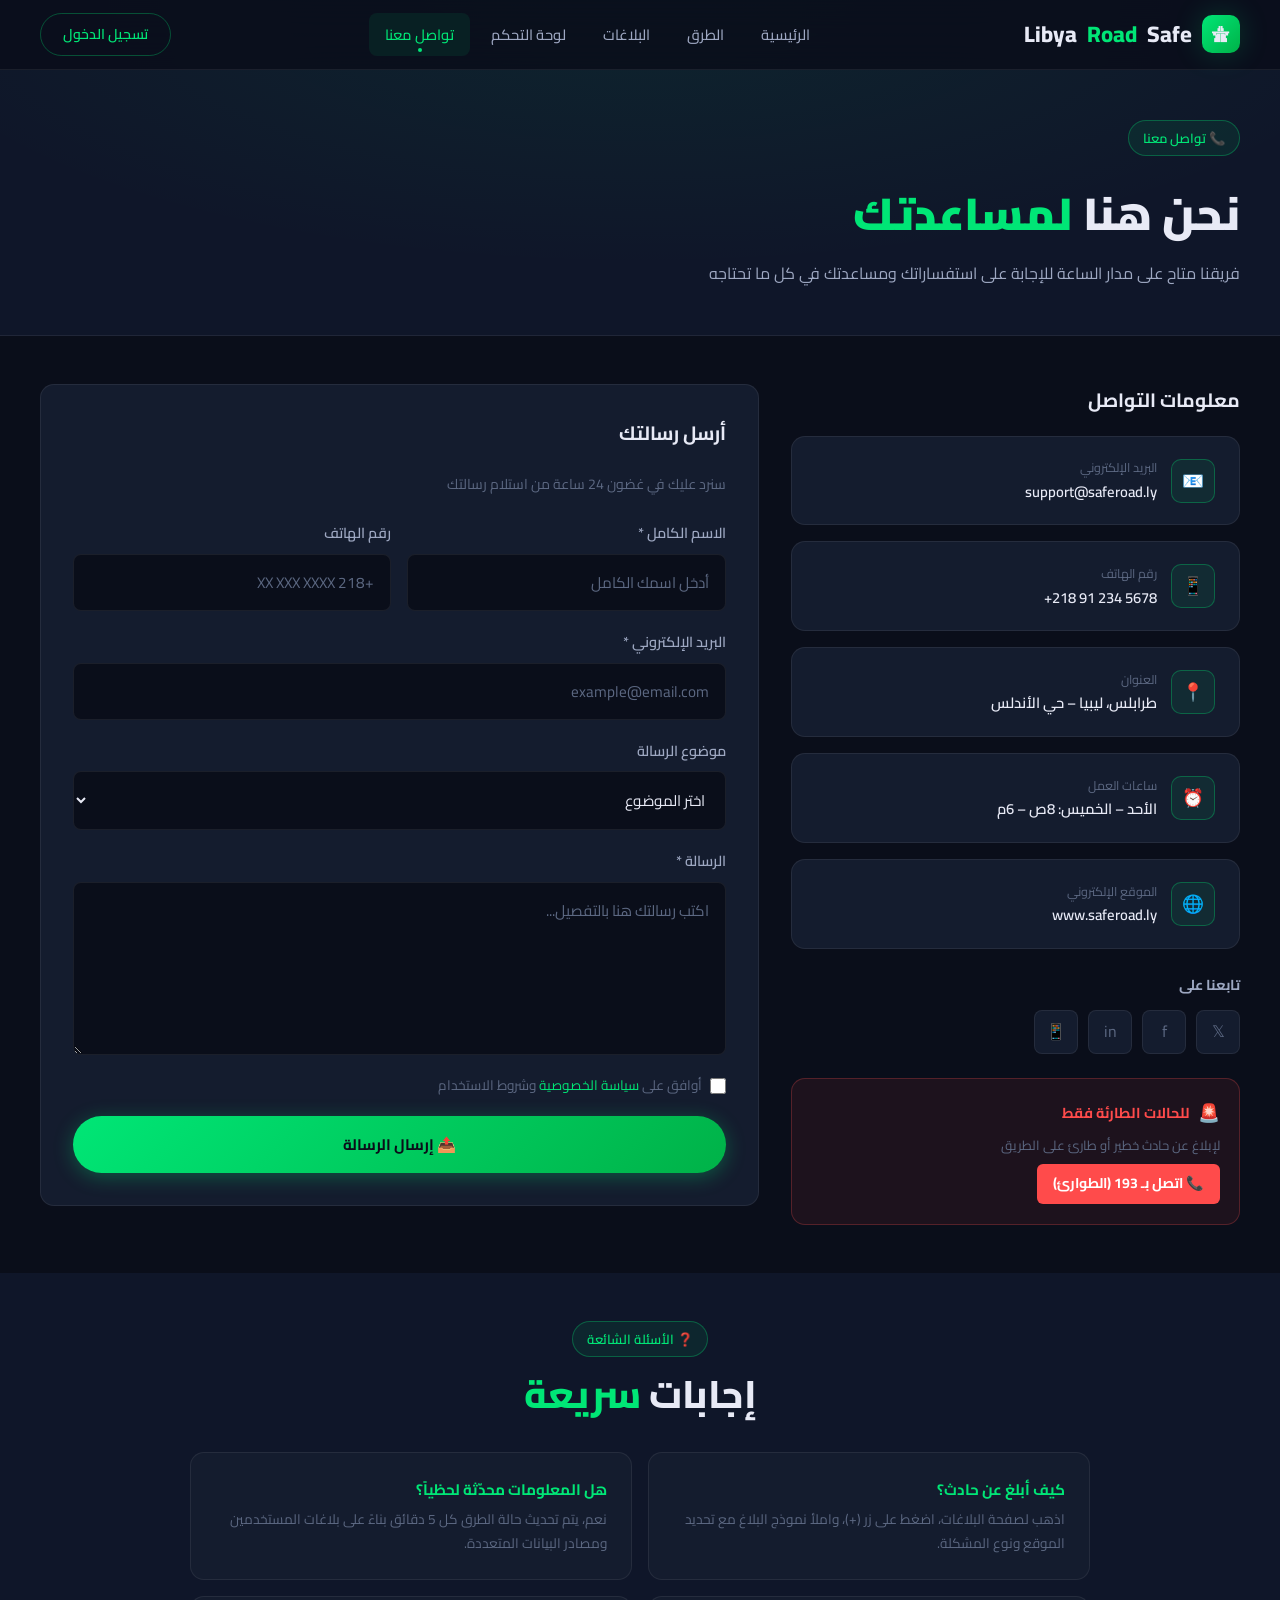
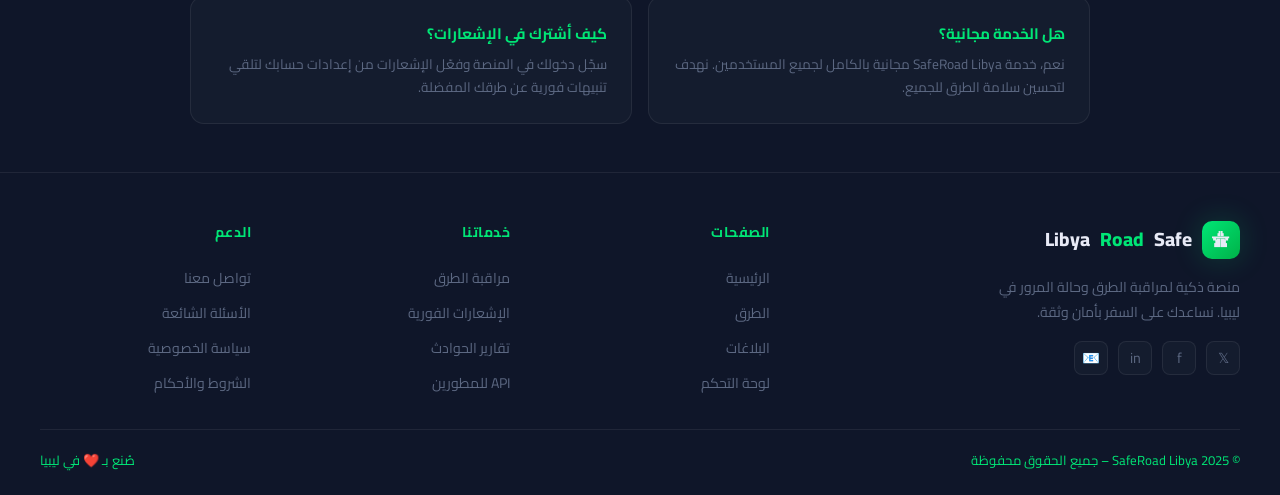
<file: contact.html>
<!DOCTYPE html>
<html lang="ar" dir="rtl">
<head>
  <meta charset="UTF-8" />
  <meta name="viewport" content="width=device-width, initial-scale=1.0" />
  <title>تواصل معنا – SafeRoad Libya</title>
  <style>
/* =============================================
   SafeRoad Libya - style.css
   تصميم احترافي - داكن + أخضر + أبيض
   ============================================= */

/* === الخطوط === */
@import url('https://fonts.googleapis.com/css2?family=Cairo:wght@300;400;500;600;700;800;900&family=Tajawal:wght@300;400;500;700;800&display=swap');

/* === متغيرات الألوان === */
:root {
  --bg-primary:    #0a0e1a;
  --bg-secondary:  #0f1629;
  --bg-card:       #141c2e;
  --bg-card-hover: #1a2540;
  --green-main:    #00e676;
  --green-dark:    #00b248;
  --green-glow:    rgba(0, 230, 118, 0.18);
  --green-subtle:  rgba(0, 230, 118, 0.08);
  --accent-red:    #ff4b4b;
  --accent-yellow: #ffd740;
  --accent-gray:   #9e9e9e;
  --text-primary:  #e8eaf6;
  --text-secondary:#9ea8c2;
  --text-muted:    #5c6882;
  --border:        rgba(255,255,255,0.07);
  --border-green:  rgba(0, 230, 118, 0.3);
  --shadow-card:   0 8px 32px rgba(0,0,0,0.4);
  --shadow-green:  0 0 30px rgba(0, 230, 118, 0.2);
  --radius:        14px;
  --radius-sm:     8px;
  --transition:    all 0.3s cubic-bezier(0.4, 0, 0.2, 1);
}

/* === إعادة تعيين === */
*, *::before, *::after { box-sizing: border-box; margin: 0; padding: 0; }

html {
  scroll-behavior: smooth;
  font-size: 16px;
}

body {
  font-family: 'Cairo', 'Tajawal', sans-serif;
  background: var(--bg-primary);
  color: var(--text-primary);
  direction: rtl;
  text-align: right;
  line-height: 1.7;
  overflow-x: hidden;
  opacity: 0;
  transition: opacity 0.4s ease;
}

a { text-decoration: none; color: inherit; transition: var(--transition); }
ul, ol { list-style: none; }
img { max-width: 100%; display: block; }
button { cursor: pointer; font-family: inherit; border: none; outline: none; }
input, textarea, select { font-family: inherit; direction: rtl; }

/* === شريط التمرير === */
::-webkit-scrollbar { width: 6px; }
::-webkit-scrollbar-track { background: var(--bg-primary); }
::-webkit-scrollbar-thumb { background: var(--green-dark); border-radius: 3px; }

/* =============================================
   NAVBAR
   ============================================= */
.navbar {
  position: fixed;
  top: 0; right: 0; left: 0;
  z-index: 1000;
  display: flex;
  align-items: center;
  justify-content: space-between;
  padding: 0 2.5rem;
  height: 70px;
  background: rgba(10, 14, 26, 0.85);
  backdrop-filter: blur(20px);
  border-bottom: 1px solid var(--border);
  transition: var(--transition);
}

.navbar.scrolled {
  background: rgba(10, 14, 26, 0.98);
  box-shadow: 0 4px 30px rgba(0,0,0,0.5);
}

.nav-logo {
  display: flex;
  align-items: center;
  gap: 10px;
  font-size: 1.4rem;
  font-weight: 800;
  color: var(--text-primary);
}

.nav-logo .logo-icon {
  width: 38px; height: 38px;
  background: linear-gradient(135deg, var(--green-main), var(--green-dark));
  border-radius: 10px;
  display: flex; align-items: center; justify-content: center;
  font-size: 1.1rem;
  box-shadow: var(--shadow-green);
}

.nav-logo span { color: var(--green-main); }

.nav-links {
  display: flex;
  align-items: center;
  gap: 0.3rem;
}

.nav-links a {
  padding: 8px 16px;
  border-radius: var(--radius-sm);
  font-size: 0.92rem;
  font-weight: 500;
  color: var(--text-secondary);
  transition: var(--transition);
  position: relative;
}

.nav-links a:hover,
.nav-links a.active {
  color: var(--green-main);
  background: var(--green-subtle);
}

.nav-links a.active::after {
  content: '';
  position: absolute;
  bottom: 4px; left: 50%; transform: translateX(-50%);
  width: 4px; height: 4px;
  background: var(--green-main);
  border-radius: 50%;
}

.nav-actions {
  display: flex;
  align-items: center;
  gap: 12px;
}

.btn-nav-login {
  padding: 9px 22px;
  border-radius: 50px;
  background: transparent;
  border: 1px solid var(--border-green);
  color: var(--green-main);
  font-size: 0.88rem;
  font-weight: 600;
  transition: var(--transition);
}

.btn-nav-login:hover {
  background: var(--green-subtle);
  box-shadow: var(--shadow-green);
}

/* Mobile Menu Button */
.hamburger {
  display: none;
  flex-direction: column;
  gap: 5px;
  background: none;
  border: none;
  padding: 6px;
  cursor: pointer;
}

.hamburger span {
  width: 24px; height: 2px;
  background: var(--text-primary);
  border-radius: 2px;
  transition: var(--transition);
  display: block;
}

.hamburger.open span:nth-child(1) { transform: translateY(7px) rotate(45deg); }
.hamburger.open span:nth-child(2) { opacity: 0; }
.hamburger.open span:nth-child(3) { transform: translateY(-7px) rotate(-45deg); }

.mobile-menu {
  display: none;
  position: fixed;
  top: 70px; right: 0; left: 0;
  background: var(--bg-secondary);
  border-bottom: 1px solid var(--border);
  padding: 1.5rem;
  z-index: 999;
  flex-direction: column;
  gap: 8px;
  animation: slideDown 0.3s ease;
}

.mobile-menu.open { display: flex; }

.mobile-menu a {
  padding: 12px 16px;
  border-radius: var(--radius-sm);
  font-size: 1rem;
  font-weight: 500;
  color: var(--text-secondary);
  border-bottom: 1px solid var(--border);
  transition: var(--transition);
}

.mobile-menu a:last-child { border-bottom: none; }
.mobile-menu a:hover, .mobile-menu a.active { color: var(--green-main); background: var(--green-subtle); }

@keyframes slideDown {
  from { opacity: 0; transform: translateY(-10px); }
  to   { opacity: 1; transform: translateY(0); }
}

/* =============================================
   BUTTONS
   ============================================= */
.btn-primary {
  display: inline-flex;
  align-items: center;
  gap: 8px;
  padding: 13px 28px;
  background: linear-gradient(135deg, var(--green-main), var(--green-dark));
  color: #0a0e1a;
  border-radius: 50px;
  font-weight: 700;
  font-size: 0.95rem;
  border: none;
  transition: var(--transition);
  box-shadow: 0 4px 20px rgba(0, 230, 118, 0.3);
}

.btn-primary:hover {
  transform: translateY(-2px);
  box-shadow: 0 8px 30px rgba(0, 230, 118, 0.45);
}

.btn-secondary {
  display: inline-flex;
  align-items: center;
  gap: 8px;
  padding: 12px 26px;
  background: transparent;
  color: var(--text-primary);
  border-radius: 50px;
  font-weight: 600;
  font-size: 0.95rem;
  border: 1px solid var(--border);
  transition: var(--transition);
}

.btn-secondary:hover {
  border-color: var(--green-main);
  color: var(--green-main);
  background: var(--green-subtle);
}

.btn-outline-green {
  display: inline-flex;
  align-items: center;
  gap: 8px;
  padding: 10px 22px;
  background: transparent;
  color: var(--green-main);
  border-radius: var(--radius-sm);
  font-weight: 600;
  font-size: 0.88rem;
  border: 1px solid var(--border-green);
  transition: var(--transition);
}

.btn-outline-green:hover {
  background: var(--green-subtle);
  box-shadow: var(--shadow-green);
}

/* =============================================
   CARDS
   ============================================= */
.card {
  background: var(--bg-card);
  border: 1px solid var(--border);
  border-radius: var(--radius);
  padding: 1.5rem;
  transition: var(--transition);
  position: relative;
  overflow: hidden;
}

.card:hover {
  border-color: var(--border-green);
  box-shadow: var(--shadow-card);
  transform: translateY(-3px);
}

.card::before {
  content: '';
  position: absolute;
  top: 0; right: 0; left: 0;
  height: 2px;
  background: linear-gradient(90deg, transparent, var(--green-main), transparent);
  opacity: 0;
  transition: var(--transition);
}

.card:hover::before { opacity: 1; }

/* =============================================
   BADGES / STATUS
   ============================================= */
.badge {
  display: inline-flex;
  align-items: center;
  gap: 5px;
  padding: 4px 12px;
  border-radius: 50px;
  font-size: 0.78rem;
  font-weight: 600;
}

.badge-safe    { background: rgba(0,230,118,0.15); color: var(--green-main); }
.badge-danger  { background: rgba(255,75,75,0.15);  color: var(--accent-red); }
.badge-warning { background: rgba(255,215,64,0.15); color: var(--accent-yellow); }
.badge-closed  { background: rgba(158,158,158,0.15);color: var(--accent-gray); }

.status-dot {
  width: 7px; height: 7px;
  border-radius: 50%;
  display: inline-block;
}
.status-dot.safe    { background: var(--green-main); box-shadow: 0 0 6px var(--green-main); animation: pulse-green 2s infinite; }
.status-dot.danger  { background: var(--accent-red); box-shadow: 0 0 6px var(--accent-red); animation: pulse-red 2s infinite; }
.status-dot.warning { background: var(--accent-yellow); }
.status-dot.closed  { background: var(--accent-gray); }

@keyframes pulse-green {
  0%, 100% { box-shadow: 0 0 6px var(--green-main); }
  50%       { box-shadow: 0 0 14px var(--green-main); }
}
@keyframes pulse-red {
  0%, 100% { box-shadow: 0 0 6px var(--accent-red); }
  50%       { box-shadow: 0 0 14px var(--accent-red); }
}

/* =============================================
   SECTION TITLES
   ============================================= */
.section-label {
  display: inline-flex;
  align-items: center;
  gap: 8px;
  padding: 6px 14px;
  background: var(--green-subtle);
  border: 1px solid var(--border-green);
  border-radius: 50px;
  color: var(--green-main);
  font-size: 0.82rem;
  font-weight: 600;
  margin-bottom: 1.2rem;
}

.section-title {
  font-size: clamp(1.6rem, 3vw, 2.4rem);
  font-weight: 800;
  color: var(--text-primary);
  line-height: 1.3;
  margin-bottom: 0.8rem;
}

.section-title span { color: var(--green-main); }

.section-desc {
  color: var(--text-secondary);
  font-size: 1rem;
  max-width: 560px;
  margin-bottom: 2.5rem;
}

/* =============================================
   FORMS & INPUTS
   ============================================= */
.form-group {
  display: flex;
  flex-direction: column;
  gap: 8px;
  margin-bottom: 1.2rem;
}

.form-group label {
  font-size: 0.9rem;
  font-weight: 600;
  color: var(--text-secondary);
}

.form-control {
  padding: 13px 16px;
  background: var(--bg-primary);
  border: 1px solid var(--border);
  border-radius: var(--radius-sm);
  color: var(--text-primary);
  font-size: 0.95rem;
  transition: var(--transition);
  width: 100%;
}

.form-control:focus {
  border-color: var(--green-main);
  outline: none;
  box-shadow: 0 0 0 3px var(--green-glow);
}

.form-control::placeholder { color: var(--text-muted); }

select.form-control option { background: var(--bg-secondary); }

/* =============================================
   FOOTER
   ============================================= */
.footer {
  background: var(--bg-secondary);
  border-top: 1px solid var(--border);
  padding: 3rem 2.5rem 1.5rem;
}

.footer-grid {
  display: grid;
  grid-template-columns: 2fr 1fr 1fr 1fr;
  gap: 3rem;
  margin-bottom: 2rem;
}

.footer-brand .nav-logo { margin-bottom: 1rem; font-size: 1.2rem; }
.footer-brand p { color: var(--text-muted); font-size: 0.88rem; line-height: 1.8; max-width: 260px; }

.footer-col h4 {
  font-size: 0.88rem;
  font-weight: 700;
  color: var(--green-main);
  margin-bottom: 1.2rem;
  text-transform: uppercase;
  letter-spacing: 0.5px;
}

.footer-col ul { display: flex; flex-direction: column; gap: 8px; }
.footer-col ul a { color: var(--text-muted); font-size: 0.88rem; transition: var(--transition); }
.footer-col ul a:hover { color: var(--green-main); padding-right: 6px; }

.footer-bottom {
  border-top: 1px solid var(--border);
  padding-top: 1.2rem;
  display: flex;
  align-items: center;
  justify-content: space-between;
  color: var(--text-muted);
  font-size: 0.82rem;
}

.footer-bottom span { color: var(--green-main); }

.social-links { display: flex; gap: 10px; }
.social-link {
  width: 34px; height: 34px;
  border-radius: 8px;
  background: var(--bg-card);
  border: 1px solid var(--border);
  display: flex; align-items: center; justify-content: center;
  color: var(--text-muted);
  font-size: 0.9rem;
  transition: var(--transition);
}
.social-link:hover { border-color: var(--green-main); color: var(--green-main); }

/* =============================================
   HERO - index.html
   ============================================= */
.hero {
  min-height: 100vh;
  display: flex;
  align-items: center;
  position: relative;
  padding: 100px 2.5rem 4rem;
  overflow: hidden;
}

.hero-bg {
  position: absolute;
  inset: 0;
  background:
    radial-gradient(ellipse 80% 50% at 50% -10%, rgba(0,230,118,0.12), transparent),
    radial-gradient(ellipse 60% 60% at 80% 100%, rgba(0,178,72,0.08), transparent),
    linear-gradient(180deg, var(--bg-primary) 0%, var(--bg-secondary) 100%);
}

.hero-grid-lines {
  position: absolute;
  inset: 0;
  background-image:
    linear-gradient(rgba(255,255,255,0.025) 1px, transparent 1px),
    linear-gradient(90deg, rgba(255,255,255,0.025) 1px, transparent 1px);
  background-size: 50px 50px;
}

.hero-content {
  position: relative;
  z-index: 2;
  max-width: 680px;
}

.hero-badge {
  display: inline-flex;
  align-items: center;
  gap: 8px;
  padding: 7px 16px;
  background: var(--green-subtle);
  border: 1px solid var(--border-green);
  border-radius: 50px;
  color: var(--green-main);
  font-size: 0.83rem;
  font-weight: 600;
  margin-bottom: 1.5rem;
  animation: fadeInDown 0.6s ease both;
}

.hero-badge .dot { width: 6px; height: 6px; background: var(--green-main); border-radius: 50%; animation: pulse-green 1.5s infinite; }

.hero h1 {
  font-size: clamp(2.2rem, 5vw, 3.8rem);
  font-weight: 900;
  line-height: 1.2;
  margin-bottom: 1.2rem;
  animation: fadeInUp 0.7s ease 0.1s both;
}

.hero h1 .highlight {
  background: linear-gradient(135deg, var(--green-main), #69f0ae);
  -webkit-background-clip: text;
  -webkit-text-fill-color: transparent;
  background-clip: text;
}

.hero p {
  font-size: 1.1rem;
  color: var(--text-secondary);
  margin-bottom: 2rem;
  animation: fadeInUp 0.7s ease 0.2s both;
  max-width: 540px;
}

.hero-actions {
  display: flex;
  gap: 14px;
  flex-wrap: wrap;
  animation: fadeInUp 0.7s ease 0.3s both;
  margin-bottom: 2.5rem;
}

.hero-stats {
  display: flex;
  gap: 2rem;
  animation: fadeInUp 0.7s ease 0.4s both;
}

.hero-stat .num {
  font-size: 1.8rem;
  font-weight: 800;
  color: var(--green-main);
  line-height: 1;
}

.hero-stat .lbl {
  font-size: 0.8rem;
  color: var(--text-muted);
  margin-top: 3px;
}

/* Floating cards */
.hero-visual {
  position: absolute;
  left: 4%;
  top: 50%;
  transform: translateY(-50%);
  display: flex;
  flex-direction: column;
  gap: 14px;
  z-index: 2;
  animation: fadeInLeft 0.8s ease 0.5s both;
}

.float-card {
  background: var(--bg-card);
  border: 1px solid var(--border);
  border-radius: var(--radius);
  padding: 1rem 1.2rem;
  min-width: 200px;
  display: flex;
  align-items: center;
  gap: 12px;
  animation: float 4s ease-in-out infinite;
  backdrop-filter: blur(10px);
}

.float-card:nth-child(2) { animation-delay: 1s; margin-right: 20px; }
.float-card:nth-child(3) { animation-delay: 2s; }

.float-card .icon {
  width: 40px; height: 40px;
  border-radius: 10px;
  display: flex; align-items: center; justify-content: center;
  font-size: 1.1rem;
  flex-shrink: 0;
}

.float-card .info { flex: 1; }
.float-card .info .title { font-size: 0.8rem; color: var(--text-muted); }
.float-card .info .value { font-size: 1rem; font-weight: 700; }

@keyframes float {
  0%, 100% { transform: translateY(0); }
  50%       { transform: translateY(-8px); }
}

/* =============================================
   SEARCH SECTION - index.html
   ============================================= */
.search-section {
  padding: 0 2.5rem 4rem;
  position: relative;
  z-index: 2;
}

.search-box {
  background: var(--bg-card);
  border: 1px solid var(--border);
  border-radius: var(--radius);
  padding: 2rem;
  max-width: 800px;
  margin: 0 auto;
  box-shadow: var(--shadow-card);
  position: relative;
  top: -30px;
}

.search-box h3 {
  font-size: 1.1rem;
  font-weight: 700;
  margin-bottom: 1.2rem;
  color: var(--text-primary);
}

.search-row {
  display: grid;
  grid-template-columns: 1fr 1fr auto;
  gap: 12px;
  align-items: end;
}

.search-row .btn-primary { white-space: nowrap; height: 48px; }

/* =============================================
   STATUS CARDS SECTION
   ============================================= */
.status-section {
  padding: 3rem 2.5rem;
  background: var(--bg-secondary);
}

.status-grid {
  display: grid;
  grid-template-columns: repeat(4, 1fr);
  gap: 1.2rem;
  margin-top: 2rem;
}

.status-card {
  background: var(--bg-card);
  border: 1px solid var(--border);
  border-radius: var(--radius);
  padding: 1.5rem;
  transition: var(--transition);
  cursor: pointer;
  position: relative;
  overflow: hidden;
}

.status-card::after {
  content: '';
  position: absolute;
  bottom: 0; right: 0; left: 0;
  height: 3px;
  border-radius: 0 0 var(--radius) var(--radius);
  transition: var(--transition);
}

.status-card.safe::after   { background: var(--green-main); }
.status-card.danger::after { background: var(--accent-red); }
.status-card.warn::after   { background: var(--accent-yellow); }
.status-card.closed::after { background: var(--accent-gray); }

.status-card:hover { transform: translateY(-4px); border-color: rgba(255,255,255,0.15); }

.status-card .sc-icon {
  width: 50px; height: 50px;
  border-radius: 12px;
  display: flex; align-items: center; justify-content: center;
  font-size: 1.3rem;
  margin-bottom: 1rem;
}

.status-card.safe   .sc-icon { background: rgba(0,230,118,0.1);  color: var(--green-main); }
.status-card.danger .sc-icon { background: rgba(255,75,75,0.1);  color: var(--accent-red); }
.status-card.warn   .sc-icon { background: rgba(255,215,64,0.1); color: var(--accent-yellow); }
.status-card.closed .sc-icon { background: rgba(158,158,158,0.1);color: var(--accent-gray); }

.status-card .sc-num {
  font-size: 2.4rem;
  font-weight: 900;
  line-height: 1;
  margin-bottom: 4px;
}

.status-card.safe   .sc-num { color: var(--green-main); }
.status-card.danger .sc-num { color: var(--accent-red); }
.status-card.warn   .sc-num { color: var(--accent-yellow); }
.status-card.closed .sc-num { color: var(--accent-gray); }

.status-card .sc-label { font-size: 0.9rem; color: var(--text-secondary); font-weight: 500; }
.status-card .sc-sub   { font-size: 0.78rem; color: var(--text-muted); margin-top: 6px; }

/* =============================================
   FEATURED ROADS - index.html
   ============================================= */
.roads-section { padding: 4rem 2.5rem; }

.roads-list { display: flex; flex-direction: column; gap: 1rem; }

.road-item {
  background: var(--bg-card);
  border: 1px solid var(--border);
  border-radius: var(--radius);
  padding: 1.2rem 1.5rem;
  display: flex;
  align-items: center;
  gap: 1.2rem;
  transition: var(--transition);
}

.road-item:hover { border-color: var(--border-green); transform: translateX(-4px); }

.road-item .road-num {
  width: 42px; height: 42px;
  background: var(--bg-primary);
  border: 1px solid var(--border);
  border-radius: 10px;
  display: flex; align-items: center; justify-content: center;
  font-size: 0.8rem;
  font-weight: 700;
  color: var(--text-muted);
  flex-shrink: 0;
}

.road-item .road-info { flex: 1; }
.road-item .road-name { font-weight: 700; font-size: 1rem; color: var(--text-primary); }
.road-item .road-cities { font-size: 0.83rem; color: var(--text-muted); margin-top: 2px; }

.road-item .road-meta {
  display: flex;
  align-items: center;
  gap: 1rem;
  flex-shrink: 0;
}

.road-item .road-dist { font-size: 0.85rem; color: var(--text-secondary); }
.road-item .road-time { font-size: 0.85rem; color: var(--text-muted); }

/* =============================================
   STATISTICS - index.html
   ============================================= */
.stats-section {
  padding: 4rem 2.5rem;
  background: var(--bg-secondary);
}

.stats-grid {
  display: grid;
  grid-template-columns: repeat(4, 1fr);
  gap: 2rem;
  text-align: center;
}

.stat-item { padding: 1.5rem; }
.stat-item .num {
  font-size: clamp(2rem, 4vw, 3rem);
  font-weight: 900;
  color: var(--green-main);
  line-height: 1;
  display: block;
}
.stat-item .unit { font-size: 1.2rem; }
.stat-item .label { color: var(--text-secondary); font-size: 0.9rem; margin-top: 6px; }
.stat-divider {
  width: 1px;
  background: var(--border);
  margin: 1rem 0;
  height: auto;
}

/* =============================================
   ROADS PAGE - roads.html
   ============================================= */
.page-header {
  padding: 120px 2.5rem 3rem;
  background: var(--bg-secondary);
  border-bottom: 1px solid var(--border);
  position: relative;
  overflow: hidden;
}

.page-header::before {
  content: '';
  position: absolute;
  top: 0; right: 0; left: 0;
  height: 100%;
  background: radial-gradient(ellipse 60% 80% at 50% 0%, rgba(0,230,118,0.07), transparent);
}

.page-header-content { position: relative; z-index: 1; }
.page-header h1 { font-size: clamp(1.8rem, 3.5vw, 2.8rem); font-weight: 900; margin-bottom: 0.5rem; }
.page-header p  { color: var(--text-secondary); }

/* Map */
.map-container {
  background: var(--bg-card);
  border: 1px solid var(--border);
  border-radius: var(--radius);
  overflow: hidden;
  height: 420px;
  position: relative;
}

.map-placeholder {
  width: 100%; height: 100%;
  display: flex;
  flex-direction: column;
  align-items: center;
  justify-content: center;
  background: linear-gradient(135deg, #0d1520, #0a1a12);
  position: relative;
  overflow: hidden;
}

/* SVG Road Map */
.map-svg { width: 100%; height: 100%; }

.map-legend {
  position: absolute;
  bottom: 14px;
  right: 14px;
  background: rgba(10,14,26,0.88);
  border: 1px solid var(--border);
  border-radius: var(--radius-sm);
  padding: 10px 14px;
  display: flex;
  gap: 14px;
  backdrop-filter: blur(10px);
}

.legend-item {
  display: flex;
  align-items: center;
  gap: 6px;
  font-size: 0.78rem;
  color: var(--text-secondary);
}

.legend-line {
  width: 20px; height: 3px;
  border-radius: 2px;
}

.roads-page-layout {
  display: grid;
  grid-template-columns: 1fr 1.5fr;
  gap: 1.5rem;
  padding: 2rem 2.5rem;
  align-items: start;
}

.search-panel { display: flex; flex-direction: column; gap: 1rem; }

.route-result-card {
  background: var(--bg-card);
  border: 1px solid var(--border);
  border-radius: var(--radius);
  padding: 1.2rem 1.5rem;
  transition: var(--transition);
}

.route-result-card:hover { border-color: var(--border-green); }

.route-result-header {
  display: flex;
  align-items: center;
  justify-content: space-between;
  margin-bottom: 10px;
}

.route-cities {
  font-weight: 700;
  font-size: 1.05rem;
  display: flex;
  align-items: center;
  gap: 8px;
}

.route-cities .arrow { color: var(--text-muted); font-size: 0.85rem; }

.route-meta {
  display: flex;
  gap: 1.2rem;
  margin-top: 10px;
  padding-top: 10px;
  border-top: 1px solid var(--border);
}

.route-meta-item { display: flex; flex-direction: column; }
.route-meta-item .rm-label { font-size: 0.75rem; color: var(--text-muted); }
.route-meta-item .rm-value { font-size: 0.9rem; font-weight: 600; color: var(--text-primary); }

/* =============================================
   REPORTS PAGE - reports.html
   ============================================= */
.reports-layout {
  display: grid;
  grid-template-columns: 1fr 2fr;
  gap: 1.5rem;
  padding: 2rem 2.5rem;
  align-items: start;
}

.filter-panel { display: flex; flex-direction: column; gap: 0.7rem; }

.filter-btn {
  display: flex;
  align-items: center;
  gap: 10px;
  padding: 12px 16px;
  border-radius: var(--radius-sm);
  background: var(--bg-card);
  border: 1px solid var(--border);
  color: var(--text-secondary);
  font-size: 0.9rem;
  font-weight: 500;
  width: 100%;
  text-align: right;
  transition: var(--transition);
  cursor: pointer;
}

.filter-btn:hover, .filter-btn.active {
  border-color: var(--green-main);
  color: var(--green-main);
  background: var(--green-subtle);
}

.filter-btn .count {
  margin-right: auto;
  background: var(--bg-primary);
  padding: 2px 8px;
  border-radius: 50px;
  font-size: 0.75rem;
  color: var(--text-muted);
}

.report-card {
  background: var(--bg-card);
  border: 1px solid var(--border);
  border-radius: var(--radius);
  padding: 1.2rem 1.5rem;
  transition: var(--transition);
  display: flex;
  gap: 14px;
}

.report-card:hover { border-color: var(--border-green); transform: translateX(-4px); }

.report-card .report-icon {
  width: 44px; height: 44px;
  border-radius: 10px;
  display: flex; align-items: center; justify-content: center;
  font-size: 1.1rem;
  flex-shrink: 0;
}

.report-card.danger  .report-icon { background: rgba(255,75,75,0.1);  color: var(--accent-red); }
.report-card.warning .report-icon { background: rgba(255,215,64,0.1); color: var(--accent-yellow); }
.report-card.closed  .report-icon { background: rgba(158,158,158,0.1);color: var(--accent-gray); }
.report-card.safe    .report-icon { background: rgba(0,230,118,0.1);  color: var(--green-main); }

.report-card .report-body { flex: 1; }
.report-card .report-title { font-weight: 700; font-size: 0.98rem; margin-bottom: 4px; }
.report-card .report-location { font-size: 0.83rem; color: var(--text-muted); margin-bottom: 6px; display: flex; align-items: center; gap: 4px; }
.report-card .report-desc { font-size: 0.85rem; color: var(--text-secondary); line-height: 1.6; }
.report-card .report-footer { display: flex; align-items: center; justify-content: space-between; margin-top: 8px; padding-top: 8px; border-top: 1px solid var(--border); }
.report-card .report-time { font-size: 0.78rem; color: var(--text-muted); display: flex; align-items: center; gap: 4px; }
.report-card .report-votes { font-size: 0.78rem; color: var(--text-secondary); display: flex; align-items: center; gap: 4px; }

/* Add Report Button */
.fab {
  position: fixed;
  bottom: 2rem;
  left: 2rem;
  width: 56px; height: 56px;
  border-radius: 50%;
  background: linear-gradient(135deg, var(--green-main), var(--green-dark));
  color: #0a0e1a;
  display: flex; align-items: center; justify-content: center;
  font-size: 1.4rem;
  font-weight: 700;
  box-shadow: 0 6px 24px rgba(0,230,118,0.4);
  border: none;
  cursor: pointer;
  transition: var(--transition);
  z-index: 100;
}

.fab:hover { transform: scale(1.1) rotate(45deg); box-shadow: 0 8px 32px rgba(0,230,118,0.6); }

/* Modal */
.modal-overlay {
  display: none;
  position: fixed;
  inset: 0;
  background: rgba(0,0,0,0.75);
  z-index: 2000;
  align-items: center;
  justify-content: center;
  backdrop-filter: blur(4px);
}

.modal-overlay.open { display: flex; }

.modal {
  background: var(--bg-card);
  border: 1px solid var(--border);
  border-radius: var(--radius);
  padding: 2rem;
  width: 90%;
  max-width: 500px;
  animation: scaleIn 0.3s ease;
}

@keyframes scaleIn {
  from { opacity: 0; transform: scale(0.9); }
  to   { opacity: 1; transform: scale(1); }
}

.modal-header { display: flex; align-items: center; justify-content: space-between; margin-bottom: 1.5rem; }
.modal-header h3 { font-size: 1.1rem; font-weight: 700; }

.modal-close {
  width: 32px; height: 32px;
  border-radius: 8px;
  background: var(--bg-primary);
  border: 1px solid var(--border);
  color: var(--text-muted);
  display: flex; align-items: center; justify-content: center;
  cursor: pointer;
  transition: var(--transition);
  font-size: 1rem;
}

.modal-close:hover { border-color: var(--accent-red); color: var(--accent-red); }

/* =============================================
   DASHBOARD - dashboard.html
   ============================================= */
.dashboard-grid {
  display: grid;
  grid-template-columns: repeat(4, 1fr);
  gap: 1.2rem;
  padding: 2rem 2.5rem 1.5rem;
}

.dash-card {
  background: var(--bg-card);
  border: 1px solid var(--border);
  border-radius: var(--radius);
  padding: 1.4rem;
  position: relative;
  overflow: hidden;
  transition: var(--transition);
}

.dash-card:hover { transform: translateY(-3px); box-shadow: var(--shadow-card); }

.dash-card .dc-icon {
  width: 48px; height: 48px;
  border-radius: 12px;
  display: flex; align-items: center; justify-content: center;
  font-size: 1.2rem;
  margin-bottom: 1rem;
}

.dash-card.green  .dc-icon { background: rgba(0,230,118,0.1);  color: var(--green-main); }
.dash-card.red    .dc-icon { background: rgba(255,75,75,0.1);  color: var(--accent-red); }
.dash-card.yellow .dc-icon { background: rgba(255,215,64,0.1); color: var(--accent-yellow); }
.dash-card.gray   .dc-icon { background: rgba(158,158,158,0.1);color: var(--accent-gray); }

.dash-card .dc-num {
  font-size: 2.2rem;
  font-weight: 900;
  line-height: 1;
  margin-bottom: 4px;
}

.dash-card.green  .dc-num { color: var(--green-main); }
.dash-card.red    .dc-num { color: var(--accent-red); }
.dash-card.yellow .dc-num { color: var(--accent-yellow); }
.dash-card.gray   .dc-num { color: var(--accent-gray); }

.dash-card .dc-label { font-size: 0.9rem; color: var(--text-secondary); }
.dash-card .dc-change { font-size: 0.78rem; color: var(--text-muted); margin-top: 8px; }
.dash-card .dc-change.up   { color: var(--green-main); }
.dash-card .dc-change.down { color: var(--accent-red); }

/* Progress bar */
.progress-bar {
  height: 4px;
  background: var(--bg-primary);
  border-radius: 2px;
  margin-top: 10px;
  overflow: hidden;
}

.progress-fill {
  height: 100%;
  border-radius: 2px;
  transition: width 1s ease;
}

.dash-card.green  .progress-fill { background: var(--green-main); }
.dash-card.red    .progress-fill { background: var(--accent-red); }
.dash-card.yellow .progress-fill { background: var(--accent-yellow); }
.dash-card.gray   .progress-fill { background: var(--accent-gray); }

/* Tips Section */
.tips-grid {
  display: grid;
  grid-template-columns: repeat(3, 1fr);
  gap: 1.2rem;
  padding: 0 2.5rem 3rem;
}

.tip-card {
  background: var(--bg-card);
  border: 1px solid var(--border);
  border-radius: var(--radius);
  padding: 1.4rem;
  transition: var(--transition);
}

.tip-card:hover { border-color: var(--border-green); transform: translateY(-3px); }

.tip-card .tip-num {
  font-size: 2.5rem;
  font-weight: 900;
  color: var(--green-subtle);
  color: rgba(0,230,118,0.12);
  line-height: 1;
  margin-bottom: 0.5rem;
}

.tip-card h4 { font-size: 0.98rem; font-weight: 700; margin-bottom: 6px; }
.tip-card p  { font-size: 0.85rem; color: var(--text-muted); line-height: 1.7; }

/* =============================================
   CONTACT PAGE - contact.html
   ============================================= */
.contact-layout {
  display: grid;
  grid-template-columns: 1fr 1.6fr;
  gap: 2rem;
  padding: 3rem 2.5rem;
  align-items: start;
}

.contact-info { display: flex; flex-direction: column; gap: 1rem; }

.contact-card {
  background: var(--bg-card);
  border: 1px solid var(--border);
  border-radius: var(--radius);
  padding: 1.3rem 1.5rem;
  display: flex;
  align-items: center;
  gap: 14px;
  transition: var(--transition);
}

.contact-card:hover { border-color: var(--border-green); }

.contact-card .cc-icon {
  width: 44px; height: 44px;
  border-radius: 10px;
  background: var(--green-subtle);
  border: 1px solid var(--border-green);
  display: flex; align-items: center; justify-content: center;
  font-size: 1.1rem;
  color: var(--green-main);
  flex-shrink: 0;
}

.contact-card .cc-info { flex: 1; }
.contact-card .cc-label { font-size: 0.78rem; color: var(--text-muted); }
.contact-card .cc-value { font-size: 0.92rem; font-weight: 600; }

.contact-form-wrap {
  background: var(--bg-card);
  border: 1px solid var(--border);
  border-radius: var(--radius);
  padding: 2rem;
}

.contact-form-wrap h3 { font-size: 1.2rem; font-weight: 700; margin-bottom: 1.5rem; }

textarea.form-control { resize: vertical; min-height: 120px; }

/* =============================================
   LOGIN PAGE - login.html
   ============================================= */
.login-page {
  min-height: 100vh;
  display: flex;
  align-items: center;
  justify-content: center;
  padding: 2rem;
  background: var(--bg-primary);
  position: relative;
  overflow: hidden;
}

.login-page::before {
  content: '';
  position: absolute;
  inset: 0;
  background:
    radial-gradient(ellipse 70% 70% at 20% 80%, rgba(0,230,118,0.08), transparent),
    radial-gradient(ellipse 50% 50% at 80% 20%, rgba(0,178,72,0.06), transparent);
}

.login-grid-lines {
  position: absolute;
  inset: 0;
  background-image:
    linear-gradient(rgba(255,255,255,0.02) 1px, transparent 1px),
    linear-gradient(90deg, rgba(255,255,255,0.02) 1px, transparent 1px);
  background-size: 60px 60px;
}

.login-card {
  position: relative;
  z-index: 2;
  background: rgba(20, 28, 46, 0.7);
  border: 1px solid rgba(255,255,255,0.08);
  border-radius: 20px;
  padding: 2.5rem;
  width: 100%;
  max-width: 420px;
  backdrop-filter: blur(20px);
  box-shadow: 0 20px 60px rgba(0,0,0,0.5);
  animation: scaleIn 0.4s ease;
}

.login-logo {
  text-align: center;
  margin-bottom: 2rem;
}

.login-logo .logo-circle {
  width: 64px; height: 64px;
  background: linear-gradient(135deg, var(--green-main), var(--green-dark));
  border-radius: 16px;
  display: flex; align-items: center; justify-content: center;
  font-size: 1.8rem;
  margin: 0 auto 1rem;
  box-shadow: 0 8px 24px rgba(0,230,118,0.35);
}

.login-logo h2 { font-size: 1.4rem; font-weight: 800; }
.login-logo p  { color: var(--text-muted); font-size: 0.85rem; }

.login-divider {
  text-align: center;
  position: relative;
  margin: 1rem 0;
  color: var(--text-muted);
  font-size: 0.8rem;
}

.login-divider::before, .login-divider::after {
  content: '';
  position: absolute;
  top: 50%;
  width: 42%;
  height: 1px;
  background: var(--border);
}

.login-divider::before { right: 0; }
.login-divider::after  { left: 0; }

.remember-row {
  display: flex;
  align-items: center;
  justify-content: space-between;
  margin-bottom: 1.2rem;
}

.checkbox-label {
  display: flex;
  align-items: center;
  gap: 8px;
  font-size: 0.88rem;
  color: var(--text-secondary);
  cursor: pointer;
}

.checkbox-label input[type="checkbox"] { accent-color: var(--green-main); width: 16px; height: 16px; }

.login-footer {
  text-align: center;
  margin-top: 1.5rem;
  font-size: 0.88rem;
  color: var(--text-muted);
}

.login-footer a { color: var(--green-main); font-weight: 600; }
.login-footer a:hover { text-decoration: underline; }

/* Password toggle */
.input-group { position: relative; }
.input-group .form-control { padding-left: 42px; }
.input-toggle {
  position: absolute;
  left: 12px;
  top: 50%;
  transform: translateY(-50%);
  background: none;
  border: none;
  color: var(--text-muted);
  font-size: 1rem;
  cursor: pointer;
  transition: var(--transition);
}
.input-toggle:hover { color: var(--green-main); }

/* =============================================
   ANIMATIONS
   ============================================= */
@keyframes fadeInDown {
  from { opacity: 0; transform: translateY(-20px); }
  to   { opacity: 1; transform: translateY(0); }
}

@keyframes fadeInUp {
  from { opacity: 0; transform: translateY(24px); }
  to   { opacity: 1; transform: translateY(0); }
}

@keyframes fadeInLeft {
  from { opacity: 0; transform: translateX(30px); }
  to   { opacity: 1; transform: translateX(0); }
}

@keyframes fadeIn {
  from { opacity: 0; }
  to   { opacity: 1; }
}

.animate-in {
  opacity: 0;
  transform: translateY(20px);
  transition: opacity 0.6s ease, transform 0.6s ease;
}

.animate-in.visible {
  opacity: 1;
  transform: none;
}

/* =============================================
   UTILITY
   ============================================= */
.container { max-width: 1280px; margin: 0 auto; padding: 0 2.5rem; }
.section { padding: 4rem 2.5rem; }
.text-center { text-align: center; }
.text-muted  { color: var(--text-muted); }
.text-green  { color: var(--green-main); }
.mt-1 { margin-top: 0.5rem; }
.mt-2 { margin-top: 1rem; }
.mt-3 { margin-top: 1.5rem; }
.mb-1 { margin-bottom: 0.5rem; }
.mb-2 { margin-bottom: 1rem; }
.mb-3 { margin-bottom: 1.5rem; }

.divider { height: 1px; background: var(--border); margin: 0; }

.flex { display: flex; }
.flex-col { flex-direction: column; }
.items-center { align-items: center; }
.justify-between { justify-content: space-between; }
.gap-1 { gap: 0.5rem; }
.gap-2 { gap: 1rem; }
.gap-3 { gap: 1.5rem; }

.reports-list { display: flex; flex-direction: column; gap: 1rem; }

/* =============================================
   RESPONSIVE
   ============================================= */
@media (max-width: 1024px) {
  .status-grid  { grid-template-columns: repeat(2, 1fr); }
  .stats-grid   { grid-template-columns: repeat(2, 1fr); }
  .dashboard-grid { grid-template-columns: repeat(2, 1fr); }
  .footer-grid  { grid-template-columns: 1fr 1fr; gap: 2rem; }
  .roads-page-layout { grid-template-columns: 1fr; }
  .reports-layout { grid-template-columns: 1fr; }
  .contact-layout { grid-template-columns: 1fr; }
  .tips-grid { grid-template-columns: repeat(2, 1fr); }
  .hero-visual { display: none; }
}

@media (max-width: 768px) {
  .navbar { padding: 0 1.2rem; }
  .nav-links, .nav-actions .btn-nav-login { display: none; }
  .hamburger { display: flex; }

  .hero { padding: 90px 1.2rem 3rem; }
  .hero-stats { flex-wrap: wrap; gap: 1.2rem; }

  .search-row { grid-template-columns: 1fr; }

  .status-grid    { grid-template-columns: repeat(2, 1fr); }
  .stats-grid     { grid-template-columns: repeat(2, 1fr); }
  .dashboard-grid { grid-template-columns: repeat(2, 1fr); }
  .tips-grid      { grid-template-columns: 1fr; }
  .footer-grid    { grid-template-columns: 1fr; gap: 1.5rem; }
  .footer-bottom  { flex-direction: column; gap: 1rem; text-align: center; }

  .page-header { padding: 100px 1.2rem 2rem; }
  .roads-page-layout,
  .reports-layout,
  .contact-layout { padding: 1.5rem 1.2rem; }
  .section { padding: 3rem 1.2rem; }
  .status-section, .roads-section, .stats-section { padding: 2.5rem 1.2rem; }
  .dashboard-grid { padding: 1.5rem 1.2rem; }
  .tips-grid { padding: 0 1.2rem 2rem; }

  .road-item { flex-wrap: wrap; }
  .road-item .road-meta { width: 100%; justify-content: flex-start; }
}

@media (max-width: 480px) {
  .status-grid    { grid-template-columns: 1fr; }
  .stats-grid     { grid-template-columns: 1fr; }
  .dashboard-grid { grid-template-columns: 1fr; }
}

</style>
</head>
<body>

  <!-- NAVBAR -->
  <nav class="navbar">
    <a href="index.html" class="nav-logo">
      <div class="logo-icon">🛣</div>
      Safe<span>Road</span> Libya
    </a>
    <ul class="nav-links">
      <li><a href="index.html">الرئيسية</a></li>
      <li><a href="roads.html">الطرق</a></li>
      <li><a href="reports.html">البلاغات</a></li>
      <li><a href="dashboard.html">لوحة التحكم</a></li>
      <li><a href="contact.html" class="active">تواصل معنا</a></li>
    </ul>
    <div class="nav-actions">
      <a href="login.html" class="btn-nav-login">تسجيل الدخول</a>
      <button class="hamburger"><span></span><span></span><span></span></button>
    </div>
  </nav>
  <div class="mobile-menu">
    <a href="index.html">🏠 الرئيسية</a>
    <a href="roads.html">🛣 الطرق</a>
    <a href="reports.html">📋 البلاغات</a>
    <a href="dashboard.html">📊 لوحة التحكم</a>
    <a href="contact.html">📞 تواصل معنا</a>
    <a href="login.html">🔐 تسجيل الدخول</a>
  </div>

  <!-- PAGE HEADER -->
  <div class="page-header">
    <div class="page-header-content">
      <div class="section-label">📞 تواصل معنا</div>
      <h1>نحن هنا <span style="color:var(--green-main)">لمساعدتك</span></h1>
      <p class="text-muted">فريقنا متاح على مدار الساعة للإجابة على استفساراتك ومساعدتك في كل ما تحتاجه</p>
    </div>
  </div>

  <!-- CONTACT LAYOUT -->
  <div class="contact-layout">

    <!-- معلومات التواصل -->
    <div>
      <h2 style="font-size:1.2rem;font-weight:700;margin-bottom:1.2rem">معلومات التواصل</h2>

      <div class="contact-info">

        <div class="contact-card animate-in">
          <div class="cc-icon">📧</div>
          <div class="cc-info">
            <div class="cc-label">البريد الإلكتروني</div>
            <div class="cc-value">support@saferoad.ly</div>
          </div>
        </div>

        <div class="contact-card animate-in">
          <div class="cc-icon">📱</div>
          <div class="cc-info">
            <div class="cc-label">رقم الهاتف</div>
            <div class="cc-value" style="direction:ltr;text-align:right">+218 91 234 5678</div>
          </div>
        </div>

        <div class="contact-card animate-in">
          <div class="cc-icon">📍</div>
          <div class="cc-info">
            <div class="cc-label">العنوان</div>
            <div class="cc-value">طرابلس، ليبيا – حي الأندلس</div>
          </div>
        </div>

        <div class="contact-card animate-in">
          <div class="cc-icon">⏰</div>
          <div class="cc-info">
            <div class="cc-label">ساعات العمل</div>
            <div class="cc-value">الأحد – الخميس: 8ص – 6م</div>
          </div>
        </div>

        <div class="contact-card animate-in">
          <div class="cc-icon">🌐</div>
          <div class="cc-info">
            <div class="cc-label">الموقع الإلكتروني</div>
            <div class="cc-value">www.saferoad.ly</div>
          </div>
        </div>

      </div>

      <!-- شبكات التواصل -->
      <div style="margin-top:1.5rem">
        <h3 style="font-size:0.9rem;font-weight:700;color:var(--text-secondary);margin-bottom:0.8rem">تابعنا على</h3>
        <div style="display:flex;gap:10px">
          <a href="#" class="social-link" style="width:44px;height:44px;font-size:1rem" title="تويتر">𝕏</a>
          <a href="#" class="social-link" style="width:44px;height:44px;font-size:1rem" title="فيسبوك">f</a>
          <a href="#" class="social-link" style="width:44px;height:44px;font-size:1rem" title="لينكد إن">in</a>
          <a href="#" class="social-link" style="width:44px;height:44px;font-size:1rem" title="واتساب">📱</a>
        </div>
      </div>

      <!-- صندوق طوارئ -->
      <div style="margin-top:1.5rem;background:rgba(255,75,75,0.08);border:1px solid rgba(255,75,75,0.25);border-radius:var(--radius);padding:1.2rem">
        <div style="display:flex;align-items:center;gap:8px;margin-bottom:6px">
          <span style="font-size:1.1rem">🚨</span>
          <strong style="color:var(--accent-red);font-size:0.9rem">للحالات الطارئة فقط</strong>
        </div>
        <p style="font-size:0.82rem;color:var(--text-muted);margin-bottom:8px">لإبلاغ عن حادث خطير أو طارئ على الطريق</p>
        <a href="tel:193" style="display:inline-flex;align-items:center;gap:6px;background:var(--accent-red);color:#fff;padding:8px 16px;border-radius:6px;font-weight:700;font-size:0.88rem">
          📞 اتصل بـ 193 (الطوارئ)
        </a>
      </div>
    </div>

    <!-- نموذج التواصل -->
    <div class="contact-form-wrap animate-in">
      <h3>أرسل رسالتك</h3>
      <p style="color:var(--text-muted);font-size:0.88rem;margin-bottom:1.5rem">سنرد عليك في غضون 24 ساعة من استلام رسالتك</p>

      <form class="contact-form">
        <div style="display:grid;grid-template-columns:1fr 1fr;gap:1rem">
          <div class="form-group">
            <label>الاسم الكامل *</label>
            <input type="text" class="form-control" placeholder="أدخل اسمك الكامل" required>
          </div>
          <div class="form-group">
            <label>رقم الهاتف</label>
            <input type="tel" class="form-control" placeholder="+218 XX XXX XXXX">
          </div>
        </div>

        <div class="form-group">
          <label>البريد الإلكتروني *</label>
          <input type="email" class="form-control" placeholder="example@email.com" required>
        </div>

        <div class="form-group">
          <label>موضوع الرسالة</label>
          <select class="form-control">
            <option value="" disabled selected>اختر الموضوع</option>
            <option>🐛 الإبلاغ عن مشكلة تقنية</option>
            <option>💡 اقتراح ميزة جديدة</option>
            <option>🤝 طلب شراكة</option>
            <option>📰 استفسار إعلامي</option>
            <option>🛣 الإبلاغ عن معلومات طريق خاطئة</option>
            <option>💬 استفسار عام</option>
          </select>
        </div>

        <div class="form-group">
          <label>الرسالة *</label>
          <textarea class="form-control" rows="5" placeholder="اكتب رسالتك هنا بالتفصيل..." required></textarea>
        </div>

        <div style="display:flex;align-items:center;gap:8px;margin-bottom:1.2rem">
          <input type="checkbox" id="agree" style="accent-color:var(--green-main);width:16px;height:16px">
          <label for="agree" style="font-size:0.85rem;color:var(--text-muted);cursor:pointer">
            أوافق على <a href="#" style="color:var(--green-main)">سياسة الخصوصية</a> وشروط الاستخدام
          </label>
        </div>

        <button type="submit" class="btn-primary" style="width:100%;justify-content:center;padding:14px">
          📤 إرسال الرسالة
        </button>
      </form>
    </div>

  </div>

  <!-- FAQ سريع -->
  <section style="padding:3rem 2.5rem;background:var(--bg-secondary)">
    <div style="text-align:center;margin-bottom:2rem">
      <div class="section-label" style="margin:0 auto 0.8rem">❓ الأسئلة الشائعة</div>
      <h2 class="section-title">إجابات <span>سريعة</span></h2>
    </div>

    <div style="display:grid;grid-template-columns:repeat(2,1fr);gap:1rem;max-width:900px;margin:0 auto">

      <div class="card animate-in">
        <h4 style="font-size:0.95rem;margin-bottom:6px;color:var(--green-main)">كيف أبلغ عن حادث؟</h4>
        <p style="font-size:0.85rem;color:var(--text-muted)">اذهب لصفحة البلاغات، اضغط على زر (+)، واملأ نموذج البلاغ مع تحديد الموقع ونوع المشكلة.</p>
      </div>

      <div class="card animate-in">
        <h4 style="font-size:0.95rem;margin-bottom:6px;color:var(--green-main)">هل المعلومات محدّثة لحظياً؟</h4>
        <p style="font-size:0.85rem;color:var(--text-muted)">نعم، يتم تحديث حالة الطرق كل 5 دقائق بناءً على بلاغات المستخدمين ومصادر البيانات المتعددة.</p>
      </div>

      <div class="card animate-in">
        <h4 style="font-size:0.95rem;margin-bottom:6px;color:var(--green-main)">هل الخدمة مجانية؟</h4>
        <p style="font-size:0.85rem;color:var(--text-muted)">نعم، خدمة SafeRoad Libya مجانية بالكامل لجميع المستخدمين. نهدف لتحسين سلامة الطرق للجميع.</p>
      </div>

      <div class="card animate-in">
        <h4 style="font-size:0.95rem;margin-bottom:6px;color:var(--green-main)">كيف أشترك في الإشعارات؟</h4>
        <p style="font-size:0.85rem;color:var(--text-muted)">سجّل دخولك في المنصة وفعّل الإشعارات من إعدادات حسابك لتلقي تنبيهات فورية عن طرقك المفضلة.</p>
      </div>

    </div>
  </section>

  <!-- FOOTER -->
  <footer class="footer">
    <div class="footer-grid">
      <div class="footer-brand">
        <div class="nav-logo"><div class="logo-icon">🛣</div>Safe<span>Road</span> Libya</div>
        <p>منصة ذكية لمراقبة الطرق وحالة المرور في ليبيا. نساعدك على السفر بأمان وثقة.</p>
        <div class="social-links" style="margin-top:1rem">
          <a href="#" class="social-link">𝕏</a>
          <a href="#" class="social-link">f</a>
          <a href="#" class="social-link">in</a>
          <a href="#" class="social-link">📧</a>
        </div>
      </div>
      <div class="footer-col"><h4>الصفحات</h4><ul>
        <li><a href="index.html">الرئيسية</a></li>
        <li><a href="roads.html">الطرق</a></li>
        <li><a href="reports.html">البلاغات</a></li>
        <li><a href="dashboard.html">لوحة التحكم</a></li>
      </ul></div>
      <div class="footer-col"><h4>خدماتنا</h4><ul>
        <li><a href="#">مراقبة الطرق</a></li>
        <li><a href="#">الإشعارات الفورية</a></li>
        <li><a href="#">تقارير الحوادث</a></li>
        <li><a href="#">API للمطورين</a></li>
      </ul></div>
      <div class="footer-col"><h4>الدعم</h4><ul>
        <li><a href="contact.html">تواصل معنا</a></li>
        <li><a href="#">الأسئلة الشائعة</a></li>
        <li><a href="#">سياسة الخصوصية</a></li>
        <li><a href="#">الشروط والأحكام</a></li>
      </ul></div>
    </div>
    <div class="footer-bottom">
      <span>© 2025 <span>SafeRoad Libya</span> – جميع الحقوق محفوظة</span>
      <span>صُنع بـ ❤️ في ليبيا</span>
    </div>
  </footer>

  <script>
/* =============================================
   SafeRoad Libya - script.js
   ============================================= */

document.addEventListener('DOMContentLoaded', () => {

  /* ==========================================
     NAVBAR - SCROLL & MOBILE MENU
     ========================================== */
  const navbar   = document.querySelector('.navbar');
  const hamburger = document.querySelector('.hamburger');
  const mobileMenu = document.querySelector('.mobile-menu');

  // تغيير الـ navbar عند التمرير
  window.addEventListener('scroll', () => {
    if (navbar) {
      navbar.classList.toggle('scrolled', window.scrollY > 30);
    }
  });

  // قائمة الهاتف
  if (hamburger && mobileMenu) {
    hamburger.addEventListener('click', () => {
      hamburger.classList.toggle('open');
      mobileMenu.classList.toggle('open');
    });

    // إغلاق القائمة عند النقر على رابط
    mobileMenu.querySelectorAll('a').forEach(link => {
      link.addEventListener('click', () => {
        hamburger.classList.remove('open');
        mobileMenu.classList.remove('open');
      });
    });
  }

  /* ==========================================
     تمييز الرابط النشط
     ========================================== */
  const currentPage = window.location.pathname.split('/').pop() || 'index.html';
  document.querySelectorAll('.nav-links a, .mobile-menu a').forEach(link => {
    const href = link.getAttribute('href');
    if (href === currentPage || (currentPage === '' && href === 'index.html')) {
      link.classList.add('active');
    }
  });

  /* ==========================================
     ANIMATIONS ON SCROLL
     ========================================== */
  const observeElements = () => {
    const observer = new IntersectionObserver((entries) => {
      entries.forEach((entry, i) => {
        if (entry.isIntersecting) {
          setTimeout(() => {
            entry.target.classList.add('visible');
          }, i * 80);
          observer.unobserve(entry.target);
        }
      });
    }, { threshold: 0.1 });

    document.querySelectorAll('.animate-in').forEach(el => observer.observe(el));
  };

  observeElements();

  /* ==========================================
     عداد الأرقام
     ========================================== */
  const animateCounters = () => {
    document.querySelectorAll('[data-count]').forEach(el => {
      const target = parseInt(el.dataset.count);
      const duration = 1800;
      const step = target / (duration / 16);
      let current = 0;

      const timer = setInterval(() => {
        current += step;
        if (current >= target) {
          el.textContent = target.toLocaleString('ar-LY');
          clearInterval(timer);
        } else {
          el.textContent = Math.floor(current).toLocaleString('ar-LY');
        }
      }, 16);
    });
  };

  // تشغيل العداد عند الظهور
  const counterObserver = new IntersectionObserver((entries) => {
    entries.forEach(entry => {
      if (entry.isIntersecting) {
        animateCounters();
        counterObserver.disconnect();
      }
    });
  }, { threshold: 0.3 });

  const statsSection = document.querySelector('.stats-section, .dashboard-grid');
  if (statsSection) counterObserver.observe(statsSection);

  /* ==========================================
     MODAL - إضافة بلاغ
     ========================================== */
  const fab = document.querySelector('.fab');
  const modalOverlay = document.querySelector('.modal-overlay');
  const modalClose = document.querySelector('.modal-close');
  const cancelBtn = document.querySelector('.modal-cancel');

  const openModal = () => {
    if (modalOverlay) {
      modalOverlay.classList.add('open');
      document.body.style.overflow = 'hidden';
    }
  };

  const closeModal = () => {
    if (modalOverlay) {
      modalOverlay.classList.remove('open');
      document.body.style.overflow = '';
    }
  };

  if (fab) fab.addEventListener('click', openModal);
  if (modalClose) modalClose.addEventListener('click', closeModal);
  if (cancelBtn) cancelBtn.addEventListener('click', closeModal);
  if (modalOverlay) {
    modalOverlay.addEventListener('click', (e) => {
      if (e.target === modalOverlay) closeModal();
    });
  }

  /* ==========================================
     فلترة البلاغات
     ========================================== */
  const filterBtns = document.querySelectorAll('.filter-btn');
  const reportCards = document.querySelectorAll('.report-card');

  filterBtns.forEach(btn => {
    btn.addEventListener('click', () => {
      filterBtns.forEach(b => b.classList.remove('active'));
      btn.classList.add('active');

      const type = btn.dataset.filter;
      reportCards.forEach(card => {
        if (type === 'all' || card.classList.contains(type)) {
          card.style.display = 'flex';
          card.style.animation = 'fadeIn 0.3s ease';
        } else {
          card.style.display = 'none';
        }
      });
    });
  });

  /* ==========================================
     بحث الطرق
     ========================================== */
  const searchBtn = document.querySelector('.btn-search-road');
  const resultsContainer = document.querySelector('.search-results');

  // بيانات وهمية للطرق
  const roadsData = [
    {
      from: 'طرابلس', to: 'مصراتة',
      distance: '210 كم', time: '2.5 ساعة',
      status: 'safe', statusText: 'آمن',
      via: 'الطريق الساحلي'
    },
    {
      from: 'طرابلس', to: 'الزاوية',
      distance: '42 كم', time: '45 دقيقة',
      status: 'warning', statusText: 'ازدحام',
      via: 'الطريق الدائري'
    },
    {
      from: 'مصراتة', to: 'سرت',
      distance: '280 كم', time: '3 ساعات',
      status: 'safe', statusText: 'آمن',
      via: 'الطريق الساحلي'
    },
    {
      from: 'بنغازي', to: 'البيضاء',
      distance: '220 كم', time: '2.5 ساعة',
      status: 'danger', statusText: 'حادث',
      via: 'الطريق الجبلي'
    },
    {
      from: 'طرابلس', to: 'بنغازي',
      distance: '1050 كم', time: '11 ساعة',
      status: 'warning', statusText: 'ازدحام في بعض المقاطع',
      via: 'الطريق الساحلي الرئيسي'
    },
    {
      from: 'سبها', to: 'ترهونة',
      distance: '680 كم', time: '7 ساعات',
      status: 'closed', statusText: 'مغلق جزئياً',
      via: 'الطريق الصحراوي'
    }
  ];

  if (searchBtn) {
    searchBtn.addEventListener('click', () => {
      const fromVal = document.querySelector('#from-city')?.value?.trim() || '';
      const toVal   = document.querySelector('#to-city')?.value?.trim() || '';

      if (!fromVal || !toVal) {
        showToast('⚠️ يرجى تحديد مدينة الانطلاق والوجهة', 'warning');
        return;
      }

      // محاكاة تحميل
      searchBtn.disabled = true;
      searchBtn.innerHTML = '<span class="spinner">⏳</span> جاري البحث...';

      setTimeout(() => {
        searchBtn.disabled = false;
        searchBtn.innerHTML = '🔍 بحث عن المسار';

        // فلترة أو إرجاع نتائج
        let results = roadsData.filter(r =>
          r.from.includes(fromVal) || r.to.includes(toVal) ||
          r.from.includes(toVal) || r.to.includes(fromVal)
        );

        if (results.length === 0) {
          results = roadsData.slice(0, 3);
        }

        renderSearchResults(results);
      }, 1200);
    });
  }

  const renderSearchResults = (results) => {
    if (!resultsContainer) return;

    const statusMap = {
      safe:    { class: 'badge-safe',    icon: '✅', color: '#00e676' },
      warning: { class: 'badge-warning', icon: '⚠️', color: '#ffd740' },
      danger:  { class: 'badge-danger',  icon: '🚨', color: '#ff4b4b' },
      closed:  { class: 'badge-closed',  icon: '🚫', color: '#9e9e9e' }
    };

    resultsContainer.innerHTML = `
      <h4 style="margin-bottom:1rem;font-size:0.95rem;color:var(--text-secondary)">
        📍 تم العثور على ${results.length} مسار
      </h4>
      ${results.map((r, i) => {
        const s = statusMap[r.status] || statusMap.safe;
        return `
          <div class="route-result-card animate-in" style="animation-delay:${i*0.1}s">
            <div class="route-result-header">
              <div class="route-cities">
                <span>${r.from}</span>
                <span class="arrow">←</span>
                <span>${r.to}</span>
              </div>
              <span class="badge ${s.class}">
                <span class="status-dot ${r.status}"></span>
                ${r.statusText}
              </span>
            </div>
            <div style="font-size:0.8rem;color:var(--text-muted);margin-top:4px">عبر: ${r.via}</div>
            <div class="route-meta">
              <div class="route-meta-item">
                <span class="rm-label">📏 المسافة</span>
                <span class="rm-value">${r.distance}</span>
              </div>
              <div class="route-meta-item">
                <span class="rm-label">⏱ الوقت المتوقع</span>
                <span class="rm-value">${r.time}</span>
              </div>
              <div style="margin-right:auto">
                <button class="btn-outline-green" onclick="showToast('🗺️ جاري عرض تفاصيل الطريق...', 'info')">
                  عرض التفاصيل
                </button>
              </div>
            </div>
          </div>
        `;
      }).join('')}
    `;

    // تفعيل animations
    setTimeout(() => {
      resultsContainer.querySelectorAll('.animate-in').forEach(el => el.classList.add('visible'));
    }, 50);
  };

  /* ==========================================
     نظام التوست (الإشعارات)
     ========================================== */
  window.showToast = (msg, type = 'info') => {
    const existing = document.querySelector('.toast');
    if (existing) existing.remove();

    const colors = {
      info:    'var(--green-main)',
      warning: 'var(--accent-yellow)',
      error:   'var(--accent-red)',
      success: 'var(--green-main)'
    };

    const toast = document.createElement('div');
    toast.className = 'toast';
    toast.style.cssText = `
      position:fixed; bottom:2rem; right:50%; transform:translateX(50%);
      background:var(--bg-card); border:1px solid ${colors[type]};
      border-radius:10px; padding:12px 20px; z-index:9999;
      font-size:0.9rem; color:var(--text-primary);
      box-shadow:0 8px 30px rgba(0,0,0,0.4);
      animation:fadeInUp 0.3s ease; white-space:nowrap;
      font-family:'Cairo',sans-serif;
    `;
    toast.textContent = msg;
    document.body.appendChild(toast);

    setTimeout(() => {
      toast.style.animation = 'fadeIn 0.3s ease reverse';
      setTimeout(() => toast.remove(), 300);
    }, 3000);
  };

  /* ==========================================
     نموذج التواصل
     ========================================== */
  const contactForm = document.querySelector('.contact-form');
  if (contactForm) {
    contactForm.addEventListener('submit', (e) => {
      e.preventDefault();
      const btn = contactForm.querySelector('button[type="submit"]');
      btn.disabled = true;
      btn.textContent = '⏳ جاري الإرسال...';

      setTimeout(() => {
        btn.disabled = false;
        btn.textContent = 'إرسال الرسالة ✓';
        btn.style.background = 'linear-gradient(135deg,#00e676,#00b248)';
        showToast('✅ تم إرسال رسالتك بنجاح، سنرد عليك قريباً', 'success');
        contactForm.reset();

        setTimeout(() => {
          btn.textContent = 'إرسال الرسالة';
          btn.style.background = '';
        }, 3000);
      }, 1500);
    });
  }

  /* ==========================================
     نموذج إضافة بلاغ
     ========================================== */
  const reportForm = document.querySelector('.report-form');
  if (reportForm) {
    reportForm.addEventListener('submit', (e) => {
      e.preventDefault();
      closeModal();
      showToast('✅ تم إرسال بلاغك بنجاح، شكراً لمساهمتك!', 'success');
    });
  }

  /* ==========================================
     نموذج تسجيل الدخول
     ========================================== */
  const loginForm = document.querySelector('.login-form');
  if (loginForm) {
    loginForm.addEventListener('submit', (e) => {
      e.preventDefault();
      const btn = loginForm.querySelector('button[type="submit"]');
      btn.disabled = true;
      btn.textContent = '⏳ جاري التحقق...';

      setTimeout(() => {
        btn.disabled = false;
        btn.textContent = 'تسجيل الدخول';
        showToast('✅ تم تسجيل الدخول بنجاح!', 'success');

        setTimeout(() => {
          window.location.href = 'index.html';
        }, 1000);
      }, 1500);
    });

    // إظهار/إخفاء كلمة المرور
    const togglePwd = document.querySelector('.input-toggle');
    const pwdInput  = document.querySelector('#password');

    if (togglePwd && pwdInput) {
      togglePwd.addEventListener('click', () => {
        const isText = pwdInput.type === 'text';
        pwdInput.type = isText ? 'password' : 'text';
        togglePwd.textContent = isText ? '👁' : '🙈';
      });
    }
  }

  /* ==========================================
     أشرطة التقدم - Dashboard
     ========================================== */
  const progressBars = document.querySelectorAll('.progress-fill');
  if (progressBars.length) {
    setTimeout(() => {
      progressBars.forEach(bar => {
        const width = bar.dataset.width || '70';
        bar.style.width = width + '%';
      });
    }, 300);
  }

  /* ==========================================
     تأثيرات الخريطة التجريبية - roads.html
     ========================================== */
  const mapDots = document.querySelectorAll('.map-city-dot');
  mapDots.forEach(dot => {
    dot.addEventListener('mouseenter', () => {
      const tooltip = dot.querySelector('.map-tooltip');
      if (tooltip) tooltip.style.display = 'block';
    });
    dot.addEventListener('mouseleave', () => {
      const tooltip = dot.querySelector('.map-tooltip');
      if (tooltip) tooltip.style.display = 'none';
    });
  });

  /* ==========================================
     الساعة الحية - للـ dashboard
     ========================================== */
  const liveClock = document.querySelector('.live-clock');
  if (liveClock) {
    const updateClock = () => {
      const now = new Date();
      liveClock.textContent = now.toLocaleTimeString('ar-LY');
    };
    updateClock();
    setInterval(updateClock, 1000);
  }

  /* ==========================================
     تهيئة الصفحة - Smooth entrance
     ========================================== */
  // إظهار الصفحة بشكل سلس بعد تحميل كامل
  requestAnimationFrame(() => {
    document.body.style.opacity = '1';
  });

});

</script>
  <style>
    @media (max-width: 640px) {
      .contact-form-wrap > form > div:first-child {
        grid-template-columns: 1fr !important;
      }
    }
  </style>
</body>
</html>
</file>
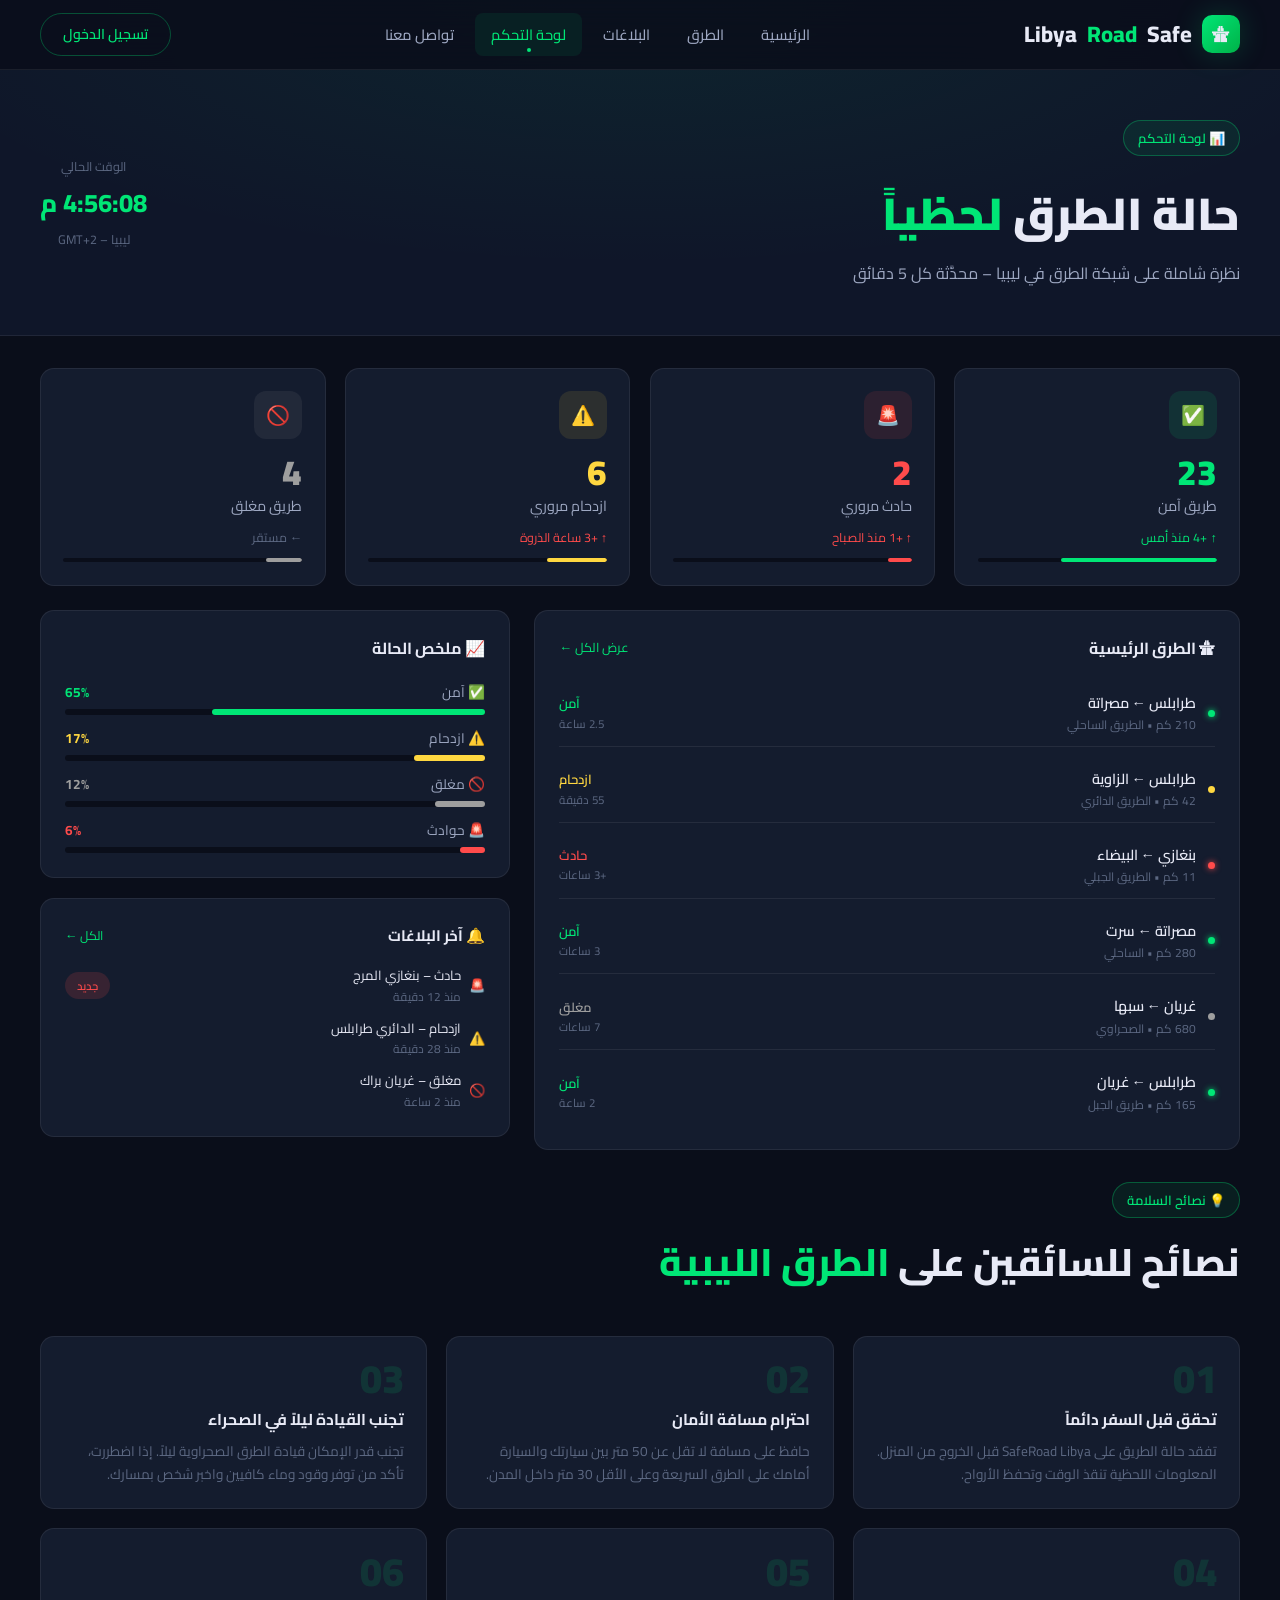
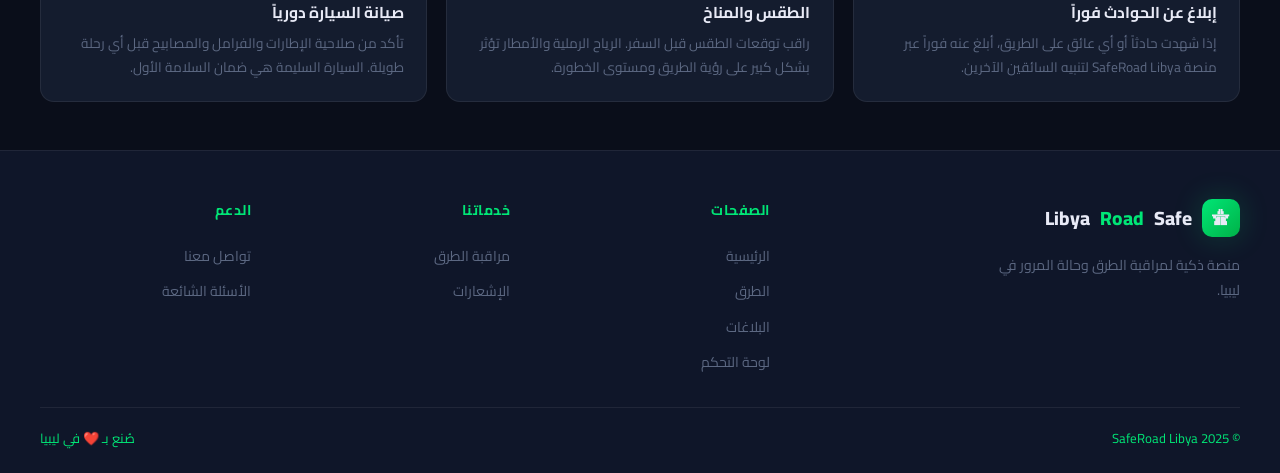
<file: dashboard.html>
<!DOCTYPE html>
<html lang="ar" dir="rtl">
<head>
  <meta charset="UTF-8" />
  <meta name="viewport" content="width=device-width, initial-scale=1.0" />
  <title>لوحة التحكم – SafeRoad Libya</title>
  <style>
/* =============================================
   SafeRoad Libya - style.css
   تصميم احترافي - داكن + أخضر + أبيض
   ============================================= */

/* === الخطوط === */
@import url('https://fonts.googleapis.com/css2?family=Cairo:wght@300;400;500;600;700;800;900&family=Tajawal:wght@300;400;500;700;800&display=swap');

/* === متغيرات الألوان === */
:root {
  --bg-primary:    #0a0e1a;
  --bg-secondary:  #0f1629;
  --bg-card:       #141c2e;
  --bg-card-hover: #1a2540;
  --green-main:    #00e676;
  --green-dark:    #00b248;
  --green-glow:    rgba(0, 230, 118, 0.18);
  --green-subtle:  rgba(0, 230, 118, 0.08);
  --accent-red:    #ff4b4b;
  --accent-yellow: #ffd740;
  --accent-gray:   #9e9e9e;
  --text-primary:  #e8eaf6;
  --text-secondary:#9ea8c2;
  --text-muted:    #5c6882;
  --border:        rgba(255,255,255,0.07);
  --border-green:  rgba(0, 230, 118, 0.3);
  --shadow-card:   0 8px 32px rgba(0,0,0,0.4);
  --shadow-green:  0 0 30px rgba(0, 230, 118, 0.2);
  --radius:        14px;
  --radius-sm:     8px;
  --transition:    all 0.3s cubic-bezier(0.4, 0, 0.2, 1);
}

/* === إعادة تعيين === */
*, *::before, *::after { box-sizing: border-box; margin: 0; padding: 0; }

html {
  scroll-behavior: smooth;
  font-size: 16px;
}

body {
  font-family: 'Cairo', 'Tajawal', sans-serif;
  background: var(--bg-primary);
  color: var(--text-primary);
  direction: rtl;
  text-align: right;
  line-height: 1.7;
  overflow-x: hidden;
  opacity: 0;
  transition: opacity 0.4s ease;
}

a { text-decoration: none; color: inherit; transition: var(--transition); }
ul, ol { list-style: none; }
img { max-width: 100%; display: block; }
button { cursor: pointer; font-family: inherit; border: none; outline: none; }
input, textarea, select { font-family: inherit; direction: rtl; }

/* === شريط التمرير === */
::-webkit-scrollbar { width: 6px; }
::-webkit-scrollbar-track { background: var(--bg-primary); }
::-webkit-scrollbar-thumb { background: var(--green-dark); border-radius: 3px; }

/* =============================================
   NAVBAR
   ============================================= */
.navbar {
  position: fixed;
  top: 0; right: 0; left: 0;
  z-index: 1000;
  display: flex;
  align-items: center;
  justify-content: space-between;
  padding: 0 2.5rem;
  height: 70px;
  background: rgba(10, 14, 26, 0.85);
  backdrop-filter: blur(20px);
  border-bottom: 1px solid var(--border);
  transition: var(--transition);
}

.navbar.scrolled {
  background: rgba(10, 14, 26, 0.98);
  box-shadow: 0 4px 30px rgba(0,0,0,0.5);
}

.nav-logo {
  display: flex;
  align-items: center;
  gap: 10px;
  font-size: 1.4rem;
  font-weight: 800;
  color: var(--text-primary);
}

.nav-logo .logo-icon {
  width: 38px; height: 38px;
  background: linear-gradient(135deg, var(--green-main), var(--green-dark));
  border-radius: 10px;
  display: flex; align-items: center; justify-content: center;
  font-size: 1.1rem;
  box-shadow: var(--shadow-green);
}

.nav-logo span { color: var(--green-main); }

.nav-links {
  display: flex;
  align-items: center;
  gap: 0.3rem;
}

.nav-links a {
  padding: 8px 16px;
  border-radius: var(--radius-sm);
  font-size: 0.92rem;
  font-weight: 500;
  color: var(--text-secondary);
  transition: var(--transition);
  position: relative;
}

.nav-links a:hover,
.nav-links a.active {
  color: var(--green-main);
  background: var(--green-subtle);
}

.nav-links a.active::after {
  content: '';
  position: absolute;
  bottom: 4px; left: 50%; transform: translateX(-50%);
  width: 4px; height: 4px;
  background: var(--green-main);
  border-radius: 50%;
}

.nav-actions {
  display: flex;
  align-items: center;
  gap: 12px;
}

.btn-nav-login {
  padding: 9px 22px;
  border-radius: 50px;
  background: transparent;
  border: 1px solid var(--border-green);
  color: var(--green-main);
  font-size: 0.88rem;
  font-weight: 600;
  transition: var(--transition);
}

.btn-nav-login:hover {
  background: var(--green-subtle);
  box-shadow: var(--shadow-green);
}

/* Mobile Menu Button */
.hamburger {
  display: none;
  flex-direction: column;
  gap: 5px;
  background: none;
  border: none;
  padding: 6px;
  cursor: pointer;
}

.hamburger span {
  width: 24px; height: 2px;
  background: var(--text-primary);
  border-radius: 2px;
  transition: var(--transition);
  display: block;
}

.hamburger.open span:nth-child(1) { transform: translateY(7px) rotate(45deg); }
.hamburger.open span:nth-child(2) { opacity: 0; }
.hamburger.open span:nth-child(3) { transform: translateY(-7px) rotate(-45deg); }

.mobile-menu {
  display: none;
  position: fixed;
  top: 70px; right: 0; left: 0;
  background: var(--bg-secondary);
  border-bottom: 1px solid var(--border);
  padding: 1.5rem;
  z-index: 999;
  flex-direction: column;
  gap: 8px;
  animation: slideDown 0.3s ease;
}

.mobile-menu.open { display: flex; }

.mobile-menu a {
  padding: 12px 16px;
  border-radius: var(--radius-sm);
  font-size: 1rem;
  font-weight: 500;
  color: var(--text-secondary);
  border-bottom: 1px solid var(--border);
  transition: var(--transition);
}

.mobile-menu a:last-child { border-bottom: none; }
.mobile-menu a:hover, .mobile-menu a.active { color: var(--green-main); background: var(--green-subtle); }

@keyframes slideDown {
  from { opacity: 0; transform: translateY(-10px); }
  to   { opacity: 1; transform: translateY(0); }
}

/* =============================================
   BUTTONS
   ============================================= */
.btn-primary {
  display: inline-flex;
  align-items: center;
  gap: 8px;
  padding: 13px 28px;
  background: linear-gradient(135deg, var(--green-main), var(--green-dark));
  color: #0a0e1a;
  border-radius: 50px;
  font-weight: 700;
  font-size: 0.95rem;
  border: none;
  transition: var(--transition);
  box-shadow: 0 4px 20px rgba(0, 230, 118, 0.3);
}

.btn-primary:hover {
  transform: translateY(-2px);
  box-shadow: 0 8px 30px rgba(0, 230, 118, 0.45);
}

.btn-secondary {
  display: inline-flex;
  align-items: center;
  gap: 8px;
  padding: 12px 26px;
  background: transparent;
  color: var(--text-primary);
  border-radius: 50px;
  font-weight: 600;
  font-size: 0.95rem;
  border: 1px solid var(--border);
  transition: var(--transition);
}

.btn-secondary:hover {
  border-color: var(--green-main);
  color: var(--green-main);
  background: var(--green-subtle);
}

.btn-outline-green {
  display: inline-flex;
  align-items: center;
  gap: 8px;
  padding: 10px 22px;
  background: transparent;
  color: var(--green-main);
  border-radius: var(--radius-sm);
  font-weight: 600;
  font-size: 0.88rem;
  border: 1px solid var(--border-green);
  transition: var(--transition);
}

.btn-outline-green:hover {
  background: var(--green-subtle);
  box-shadow: var(--shadow-green);
}

/* =============================================
   CARDS
   ============================================= */
.card {
  background: var(--bg-card);
  border: 1px solid var(--border);
  border-radius: var(--radius);
  padding: 1.5rem;
  transition: var(--transition);
  position: relative;
  overflow: hidden;
}

.card:hover {
  border-color: var(--border-green);
  box-shadow: var(--shadow-card);
  transform: translateY(-3px);
}

.card::before {
  content: '';
  position: absolute;
  top: 0; right: 0; left: 0;
  height: 2px;
  background: linear-gradient(90deg, transparent, var(--green-main), transparent);
  opacity: 0;
  transition: var(--transition);
}

.card:hover::before { opacity: 1; }

/* =============================================
   BADGES / STATUS
   ============================================= */
.badge {
  display: inline-flex;
  align-items: center;
  gap: 5px;
  padding: 4px 12px;
  border-radius: 50px;
  font-size: 0.78rem;
  font-weight: 600;
}

.badge-safe    { background: rgba(0,230,118,0.15); color: var(--green-main); }
.badge-danger  { background: rgba(255,75,75,0.15);  color: var(--accent-red); }
.badge-warning { background: rgba(255,215,64,0.15); color: var(--accent-yellow); }
.badge-closed  { background: rgba(158,158,158,0.15);color: var(--accent-gray); }

.status-dot {
  width: 7px; height: 7px;
  border-radius: 50%;
  display: inline-block;
}
.status-dot.safe    { background: var(--green-main); box-shadow: 0 0 6px var(--green-main); animation: pulse-green 2s infinite; }
.status-dot.danger  { background: var(--accent-red); box-shadow: 0 0 6px var(--accent-red); animation: pulse-red 2s infinite; }
.status-dot.warning { background: var(--accent-yellow); }
.status-dot.closed  { background: var(--accent-gray); }

@keyframes pulse-green {
  0%, 100% { box-shadow: 0 0 6px var(--green-main); }
  50%       { box-shadow: 0 0 14px var(--green-main); }
}
@keyframes pulse-red {
  0%, 100% { box-shadow: 0 0 6px var(--accent-red); }
  50%       { box-shadow: 0 0 14px var(--accent-red); }
}

/* =============================================
   SECTION TITLES
   ============================================= */
.section-label {
  display: inline-flex;
  align-items: center;
  gap: 8px;
  padding: 6px 14px;
  background: var(--green-subtle);
  border: 1px solid var(--border-green);
  border-radius: 50px;
  color: var(--green-main);
  font-size: 0.82rem;
  font-weight: 600;
  margin-bottom: 1.2rem;
}

.section-title {
  font-size: clamp(1.6rem, 3vw, 2.4rem);
  font-weight: 800;
  color: var(--text-primary);
  line-height: 1.3;
  margin-bottom: 0.8rem;
}

.section-title span { color: var(--green-main); }

.section-desc {
  color: var(--text-secondary);
  font-size: 1rem;
  max-width: 560px;
  margin-bottom: 2.5rem;
}

/* =============================================
   FORMS & INPUTS
   ============================================= */
.form-group {
  display: flex;
  flex-direction: column;
  gap: 8px;
  margin-bottom: 1.2rem;
}

.form-group label {
  font-size: 0.9rem;
  font-weight: 600;
  color: var(--text-secondary);
}

.form-control {
  padding: 13px 16px;
  background: var(--bg-primary);
  border: 1px solid var(--border);
  border-radius: var(--radius-sm);
  color: var(--text-primary);
  font-size: 0.95rem;
  transition: var(--transition);
  width: 100%;
}

.form-control:focus {
  border-color: var(--green-main);
  outline: none;
  box-shadow: 0 0 0 3px var(--green-glow);
}

.form-control::placeholder { color: var(--text-muted); }

select.form-control option { background: var(--bg-secondary); }

/* =============================================
   FOOTER
   ============================================= */
.footer {
  background: var(--bg-secondary);
  border-top: 1px solid var(--border);
  padding: 3rem 2.5rem 1.5rem;
}

.footer-grid {
  display: grid;
  grid-template-columns: 2fr 1fr 1fr 1fr;
  gap: 3rem;
  margin-bottom: 2rem;
}

.footer-brand .nav-logo { margin-bottom: 1rem; font-size: 1.2rem; }
.footer-brand p { color: var(--text-muted); font-size: 0.88rem; line-height: 1.8; max-width: 260px; }

.footer-col h4 {
  font-size: 0.88rem;
  font-weight: 700;
  color: var(--green-main);
  margin-bottom: 1.2rem;
  text-transform: uppercase;
  letter-spacing: 0.5px;
}

.footer-col ul { display: flex; flex-direction: column; gap: 8px; }
.footer-col ul a { color: var(--text-muted); font-size: 0.88rem; transition: var(--transition); }
.footer-col ul a:hover { color: var(--green-main); padding-right: 6px; }

.footer-bottom {
  border-top: 1px solid var(--border);
  padding-top: 1.2rem;
  display: flex;
  align-items: center;
  justify-content: space-between;
  color: var(--text-muted);
  font-size: 0.82rem;
}

.footer-bottom span { color: var(--green-main); }

.social-links { display: flex; gap: 10px; }
.social-link {
  width: 34px; height: 34px;
  border-radius: 8px;
  background: var(--bg-card);
  border: 1px solid var(--border);
  display: flex; align-items: center; justify-content: center;
  color: var(--text-muted);
  font-size: 0.9rem;
  transition: var(--transition);
}
.social-link:hover { border-color: var(--green-main); color: var(--green-main); }

/* =============================================
   HERO - index.html
   ============================================= */
.hero {
  min-height: 100vh;
  display: flex;
  align-items: center;
  position: relative;
  padding: 100px 2.5rem 4rem;
  overflow: hidden;
}

.hero-bg {
  position: absolute;
  inset: 0;
  background:
    radial-gradient(ellipse 80% 50% at 50% -10%, rgba(0,230,118,0.12), transparent),
    radial-gradient(ellipse 60% 60% at 80% 100%, rgba(0,178,72,0.08), transparent),
    linear-gradient(180deg, var(--bg-primary) 0%, var(--bg-secondary) 100%);
}

.hero-grid-lines {
  position: absolute;
  inset: 0;
  background-image:
    linear-gradient(rgba(255,255,255,0.025) 1px, transparent 1px),
    linear-gradient(90deg, rgba(255,255,255,0.025) 1px, transparent 1px);
  background-size: 50px 50px;
}

.hero-content {
  position: relative;
  z-index: 2;
  max-width: 680px;
}

.hero-badge {
  display: inline-flex;
  align-items: center;
  gap: 8px;
  padding: 7px 16px;
  background: var(--green-subtle);
  border: 1px solid var(--border-green);
  border-radius: 50px;
  color: var(--green-main);
  font-size: 0.83rem;
  font-weight: 600;
  margin-bottom: 1.5rem;
  animation: fadeInDown 0.6s ease both;
}

.hero-badge .dot { width: 6px; height: 6px; background: var(--green-main); border-radius: 50%; animation: pulse-green 1.5s infinite; }

.hero h1 {
  font-size: clamp(2.2rem, 5vw, 3.8rem);
  font-weight: 900;
  line-height: 1.2;
  margin-bottom: 1.2rem;
  animation: fadeInUp 0.7s ease 0.1s both;
}

.hero h1 .highlight {
  background: linear-gradient(135deg, var(--green-main), #69f0ae);
  -webkit-background-clip: text;
  -webkit-text-fill-color: transparent;
  background-clip: text;
}

.hero p {
  font-size: 1.1rem;
  color: var(--text-secondary);
  margin-bottom: 2rem;
  animation: fadeInUp 0.7s ease 0.2s both;
  max-width: 540px;
}

.hero-actions {
  display: flex;
  gap: 14px;
  flex-wrap: wrap;
  animation: fadeInUp 0.7s ease 0.3s both;
  margin-bottom: 2.5rem;
}

.hero-stats {
  display: flex;
  gap: 2rem;
  animation: fadeInUp 0.7s ease 0.4s both;
}

.hero-stat .num {
  font-size: 1.8rem;
  font-weight: 800;
  color: var(--green-main);
  line-height: 1;
}

.hero-stat .lbl {
  font-size: 0.8rem;
  color: var(--text-muted);
  margin-top: 3px;
}

/* Floating cards */
.hero-visual {
  position: absolute;
  left: 4%;
  top: 50%;
  transform: translateY(-50%);
  display: flex;
  flex-direction: column;
  gap: 14px;
  z-index: 2;
  animation: fadeInLeft 0.8s ease 0.5s both;
}

.float-card {
  background: var(--bg-card);
  border: 1px solid var(--border);
  border-radius: var(--radius);
  padding: 1rem 1.2rem;
  min-width: 200px;
  display: flex;
  align-items: center;
  gap: 12px;
  animation: float 4s ease-in-out infinite;
  backdrop-filter: blur(10px);
}

.float-card:nth-child(2) { animation-delay: 1s; margin-right: 20px; }
.float-card:nth-child(3) { animation-delay: 2s; }

.float-card .icon {
  width: 40px; height: 40px;
  border-radius: 10px;
  display: flex; align-items: center; justify-content: center;
  font-size: 1.1rem;
  flex-shrink: 0;
}

.float-card .info { flex: 1; }
.float-card .info .title { font-size: 0.8rem; color: var(--text-muted); }
.float-card .info .value { font-size: 1rem; font-weight: 700; }

@keyframes float {
  0%, 100% { transform: translateY(0); }
  50%       { transform: translateY(-8px); }
}

/* =============================================
   SEARCH SECTION - index.html
   ============================================= */
.search-section {
  padding: 0 2.5rem 4rem;
  position: relative;
  z-index: 2;
}

.search-box {
  background: var(--bg-card);
  border: 1px solid var(--border);
  border-radius: var(--radius);
  padding: 2rem;
  max-width: 800px;
  margin: 0 auto;
  box-shadow: var(--shadow-card);
  position: relative;
  top: -30px;
}

.search-box h3 {
  font-size: 1.1rem;
  font-weight: 700;
  margin-bottom: 1.2rem;
  color: var(--text-primary);
}

.search-row {
  display: grid;
  grid-template-columns: 1fr 1fr auto;
  gap: 12px;
  align-items: end;
}

.search-row .btn-primary { white-space: nowrap; height: 48px; }

/* =============================================
   STATUS CARDS SECTION
   ============================================= */
.status-section {
  padding: 3rem 2.5rem;
  background: var(--bg-secondary);
}

.status-grid {
  display: grid;
  grid-template-columns: repeat(4, 1fr);
  gap: 1.2rem;
  margin-top: 2rem;
}

.status-card {
  background: var(--bg-card);
  border: 1px solid var(--border);
  border-radius: var(--radius);
  padding: 1.5rem;
  transition: var(--transition);
  cursor: pointer;
  position: relative;
  overflow: hidden;
}

.status-card::after {
  content: '';
  position: absolute;
  bottom: 0; right: 0; left: 0;
  height: 3px;
  border-radius: 0 0 var(--radius) var(--radius);
  transition: var(--transition);
}

.status-card.safe::after   { background: var(--green-main); }
.status-card.danger::after { background: var(--accent-red); }
.status-card.warn::after   { background: var(--accent-yellow); }
.status-card.closed::after { background: var(--accent-gray); }

.status-card:hover { transform: translateY(-4px); border-color: rgba(255,255,255,0.15); }

.status-card .sc-icon {
  width: 50px; height: 50px;
  border-radius: 12px;
  display: flex; align-items: center; justify-content: center;
  font-size: 1.3rem;
  margin-bottom: 1rem;
}

.status-card.safe   .sc-icon { background: rgba(0,230,118,0.1);  color: var(--green-main); }
.status-card.danger .sc-icon { background: rgba(255,75,75,0.1);  color: var(--accent-red); }
.status-card.warn   .sc-icon { background: rgba(255,215,64,0.1); color: var(--accent-yellow); }
.status-card.closed .sc-icon { background: rgba(158,158,158,0.1);color: var(--accent-gray); }

.status-card .sc-num {
  font-size: 2.4rem;
  font-weight: 900;
  line-height: 1;
  margin-bottom: 4px;
}

.status-card.safe   .sc-num { color: var(--green-main); }
.status-card.danger .sc-num { color: var(--accent-red); }
.status-card.warn   .sc-num { color: var(--accent-yellow); }
.status-card.closed .sc-num { color: var(--accent-gray); }

.status-card .sc-label { font-size: 0.9rem; color: var(--text-secondary); font-weight: 500; }
.status-card .sc-sub   { font-size: 0.78rem; color: var(--text-muted); margin-top: 6px; }

/* =============================================
   FEATURED ROADS - index.html
   ============================================= */
.roads-section { padding: 4rem 2.5rem; }

.roads-list { display: flex; flex-direction: column; gap: 1rem; }

.road-item {
  background: var(--bg-card);
  border: 1px solid var(--border);
  border-radius: var(--radius);
  padding: 1.2rem 1.5rem;
  display: flex;
  align-items: center;
  gap: 1.2rem;
  transition: var(--transition);
}

.road-item:hover { border-color: var(--border-green); transform: translateX(-4px); }

.road-item .road-num {
  width: 42px; height: 42px;
  background: var(--bg-primary);
  border: 1px solid var(--border);
  border-radius: 10px;
  display: flex; align-items: center; justify-content: center;
  font-size: 0.8rem;
  font-weight: 700;
  color: var(--text-muted);
  flex-shrink: 0;
}

.road-item .road-info { flex: 1; }
.road-item .road-name { font-weight: 700; font-size: 1rem; color: var(--text-primary); }
.road-item .road-cities { font-size: 0.83rem; color: var(--text-muted); margin-top: 2px; }

.road-item .road-meta {
  display: flex;
  align-items: center;
  gap: 1rem;
  flex-shrink: 0;
}

.road-item .road-dist { font-size: 0.85rem; color: var(--text-secondary); }
.road-item .road-time { font-size: 0.85rem; color: var(--text-muted); }

/* =============================================
   STATISTICS - index.html
   ============================================= */
.stats-section {
  padding: 4rem 2.5rem;
  background: var(--bg-secondary);
}

.stats-grid {
  display: grid;
  grid-template-columns: repeat(4, 1fr);
  gap: 2rem;
  text-align: center;
}

.stat-item { padding: 1.5rem; }
.stat-item .num {
  font-size: clamp(2rem, 4vw, 3rem);
  font-weight: 900;
  color: var(--green-main);
  line-height: 1;
  display: block;
}
.stat-item .unit { font-size: 1.2rem; }
.stat-item .label { color: var(--text-secondary); font-size: 0.9rem; margin-top: 6px; }
.stat-divider {
  width: 1px;
  background: var(--border);
  margin: 1rem 0;
  height: auto;
}

/* =============================================
   ROADS PAGE - roads.html
   ============================================= */
.page-header {
  padding: 120px 2.5rem 3rem;
  background: var(--bg-secondary);
  border-bottom: 1px solid var(--border);
  position: relative;
  overflow: hidden;
}

.page-header::before {
  content: '';
  position: absolute;
  top: 0; right: 0; left: 0;
  height: 100%;
  background: radial-gradient(ellipse 60% 80% at 50% 0%, rgba(0,230,118,0.07), transparent);
}

.page-header-content { position: relative; z-index: 1; }
.page-header h1 { font-size: clamp(1.8rem, 3.5vw, 2.8rem); font-weight: 900; margin-bottom: 0.5rem; }
.page-header p  { color: var(--text-secondary); }

/* Map */
.map-container {
  background: var(--bg-card);
  border: 1px solid var(--border);
  border-radius: var(--radius);
  overflow: hidden;
  height: 420px;
  position: relative;
}

.map-placeholder {
  width: 100%; height: 100%;
  display: flex;
  flex-direction: column;
  align-items: center;
  justify-content: center;
  background: linear-gradient(135deg, #0d1520, #0a1a12);
  position: relative;
  overflow: hidden;
}

/* SVG Road Map */
.map-svg { width: 100%; height: 100%; }

.map-legend {
  position: absolute;
  bottom: 14px;
  right: 14px;
  background: rgba(10,14,26,0.88);
  border: 1px solid var(--border);
  border-radius: var(--radius-sm);
  padding: 10px 14px;
  display: flex;
  gap: 14px;
  backdrop-filter: blur(10px);
}

.legend-item {
  display: flex;
  align-items: center;
  gap: 6px;
  font-size: 0.78rem;
  color: var(--text-secondary);
}

.legend-line {
  width: 20px; height: 3px;
  border-radius: 2px;
}

.roads-page-layout {
  display: grid;
  grid-template-columns: 1fr 1.5fr;
  gap: 1.5rem;
  padding: 2rem 2.5rem;
  align-items: start;
}

.search-panel { display: flex; flex-direction: column; gap: 1rem; }

.route-result-card {
  background: var(--bg-card);
  border: 1px solid var(--border);
  border-radius: var(--radius);
  padding: 1.2rem 1.5rem;
  transition: var(--transition);
}

.route-result-card:hover { border-color: var(--border-green); }

.route-result-header {
  display: flex;
  align-items: center;
  justify-content: space-between;
  margin-bottom: 10px;
}

.route-cities {
  font-weight: 700;
  font-size: 1.05rem;
  display: flex;
  align-items: center;
  gap: 8px;
}

.route-cities .arrow { color: var(--text-muted); font-size: 0.85rem; }

.route-meta {
  display: flex;
  gap: 1.2rem;
  margin-top: 10px;
  padding-top: 10px;
  border-top: 1px solid var(--border);
}

.route-meta-item { display: flex; flex-direction: column; }
.route-meta-item .rm-label { font-size: 0.75rem; color: var(--text-muted); }
.route-meta-item .rm-value { font-size: 0.9rem; font-weight: 600; color: var(--text-primary); }

/* =============================================
   REPORTS PAGE - reports.html
   ============================================= */
.reports-layout {
  display: grid;
  grid-template-columns: 1fr 2fr;
  gap: 1.5rem;
  padding: 2rem 2.5rem;
  align-items: start;
}

.filter-panel { display: flex; flex-direction: column; gap: 0.7rem; }

.filter-btn {
  display: flex;
  align-items: center;
  gap: 10px;
  padding: 12px 16px;
  border-radius: var(--radius-sm);
  background: var(--bg-card);
  border: 1px solid var(--border);
  color: var(--text-secondary);
  font-size: 0.9rem;
  font-weight: 500;
  width: 100%;
  text-align: right;
  transition: var(--transition);
  cursor: pointer;
}

.filter-btn:hover, .filter-btn.active {
  border-color: var(--green-main);
  color: var(--green-main);
  background: var(--green-subtle);
}

.filter-btn .count {
  margin-right: auto;
  background: var(--bg-primary);
  padding: 2px 8px;
  border-radius: 50px;
  font-size: 0.75rem;
  color: var(--text-muted);
}

.report-card {
  background: var(--bg-card);
  border: 1px solid var(--border);
  border-radius: var(--radius);
  padding: 1.2rem 1.5rem;
  transition: var(--transition);
  display: flex;
  gap: 14px;
}

.report-card:hover { border-color: var(--border-green); transform: translateX(-4px); }

.report-card .report-icon {
  width: 44px; height: 44px;
  border-radius: 10px;
  display: flex; align-items: center; justify-content: center;
  font-size: 1.1rem;
  flex-shrink: 0;
}

.report-card.danger  .report-icon { background: rgba(255,75,75,0.1);  color: var(--accent-red); }
.report-card.warning .report-icon { background: rgba(255,215,64,0.1); color: var(--accent-yellow); }
.report-card.closed  .report-icon { background: rgba(158,158,158,0.1);color: var(--accent-gray); }
.report-card.safe    .report-icon { background: rgba(0,230,118,0.1);  color: var(--green-main); }

.report-card .report-body { flex: 1; }
.report-card .report-title { font-weight: 700; font-size: 0.98rem; margin-bottom: 4px; }
.report-card .report-location { font-size: 0.83rem; color: var(--text-muted); margin-bottom: 6px; display: flex; align-items: center; gap: 4px; }
.report-card .report-desc { font-size: 0.85rem; color: var(--text-secondary); line-height: 1.6; }
.report-card .report-footer { display: flex; align-items: center; justify-content: space-between; margin-top: 8px; padding-top: 8px; border-top: 1px solid var(--border); }
.report-card .report-time { font-size: 0.78rem; color: var(--text-muted); display: flex; align-items: center; gap: 4px; }
.report-card .report-votes { font-size: 0.78rem; color: var(--text-secondary); display: flex; align-items: center; gap: 4px; }

/* Add Report Button */
.fab {
  position: fixed;
  bottom: 2rem;
  left: 2rem;
  width: 56px; height: 56px;
  border-radius: 50%;
  background: linear-gradient(135deg, var(--green-main), var(--green-dark));
  color: #0a0e1a;
  display: flex; align-items: center; justify-content: center;
  font-size: 1.4rem;
  font-weight: 700;
  box-shadow: 0 6px 24px rgba(0,230,118,0.4);
  border: none;
  cursor: pointer;
  transition: var(--transition);
  z-index: 100;
}

.fab:hover { transform: scale(1.1) rotate(45deg); box-shadow: 0 8px 32px rgba(0,230,118,0.6); }

/* Modal */
.modal-overlay {
  display: none;
  position: fixed;
  inset: 0;
  background: rgba(0,0,0,0.75);
  z-index: 2000;
  align-items: center;
  justify-content: center;
  backdrop-filter: blur(4px);
}

.modal-overlay.open { display: flex; }

.modal {
  background: var(--bg-card);
  border: 1px solid var(--border);
  border-radius: var(--radius);
  padding: 2rem;
  width: 90%;
  max-width: 500px;
  animation: scaleIn 0.3s ease;
}

@keyframes scaleIn {
  from { opacity: 0; transform: scale(0.9); }
  to   { opacity: 1; transform: scale(1); }
}

.modal-header { display: flex; align-items: center; justify-content: space-between; margin-bottom: 1.5rem; }
.modal-header h3 { font-size: 1.1rem; font-weight: 700; }

.modal-close {
  width: 32px; height: 32px;
  border-radius: 8px;
  background: var(--bg-primary);
  border: 1px solid var(--border);
  color: var(--text-muted);
  display: flex; align-items: center; justify-content: center;
  cursor: pointer;
  transition: var(--transition);
  font-size: 1rem;
}

.modal-close:hover { border-color: var(--accent-red); color: var(--accent-red); }

/* =============================================
   DASHBOARD - dashboard.html
   ============================================= */
.dashboard-grid {
  display: grid;
  grid-template-columns: repeat(4, 1fr);
  gap: 1.2rem;
  padding: 2rem 2.5rem 1.5rem;
}

.dash-card {
  background: var(--bg-card);
  border: 1px solid var(--border);
  border-radius: var(--radius);
  padding: 1.4rem;
  position: relative;
  overflow: hidden;
  transition: var(--transition);
}

.dash-card:hover { transform: translateY(-3px); box-shadow: var(--shadow-card); }

.dash-card .dc-icon {
  width: 48px; height: 48px;
  border-radius: 12px;
  display: flex; align-items: center; justify-content: center;
  font-size: 1.2rem;
  margin-bottom: 1rem;
}

.dash-card.green  .dc-icon { background: rgba(0,230,118,0.1);  color: var(--green-main); }
.dash-card.red    .dc-icon { background: rgba(255,75,75,0.1);  color: var(--accent-red); }
.dash-card.yellow .dc-icon { background: rgba(255,215,64,0.1); color: var(--accent-yellow); }
.dash-card.gray   .dc-icon { background: rgba(158,158,158,0.1);color: var(--accent-gray); }

.dash-card .dc-num {
  font-size: 2.2rem;
  font-weight: 900;
  line-height: 1;
  margin-bottom: 4px;
}

.dash-card.green  .dc-num { color: var(--green-main); }
.dash-card.red    .dc-num { color: var(--accent-red); }
.dash-card.yellow .dc-num { color: var(--accent-yellow); }
.dash-card.gray   .dc-num { color: var(--accent-gray); }

.dash-card .dc-label { font-size: 0.9rem; color: var(--text-secondary); }
.dash-card .dc-change { font-size: 0.78rem; color: var(--text-muted); margin-top: 8px; }
.dash-card .dc-change.up   { color: var(--green-main); }
.dash-card .dc-change.down { color: var(--accent-red); }

/* Progress bar */
.progress-bar {
  height: 4px;
  background: var(--bg-primary);
  border-radius: 2px;
  margin-top: 10px;
  overflow: hidden;
}

.progress-fill {
  height: 100%;
  border-radius: 2px;
  transition: width 1s ease;
}

.dash-card.green  .progress-fill { background: var(--green-main); }
.dash-card.red    .progress-fill { background: var(--accent-red); }
.dash-card.yellow .progress-fill { background: var(--accent-yellow); }
.dash-card.gray   .progress-fill { background: var(--accent-gray); }

/* Tips Section */
.tips-grid {
  display: grid;
  grid-template-columns: repeat(3, 1fr);
  gap: 1.2rem;
  padding: 0 2.5rem 3rem;
}

.tip-card {
  background: var(--bg-card);
  border: 1px solid var(--border);
  border-radius: var(--radius);
  padding: 1.4rem;
  transition: var(--transition);
}

.tip-card:hover { border-color: var(--border-green); transform: translateY(-3px); }

.tip-card .tip-num {
  font-size: 2.5rem;
  font-weight: 900;
  color: var(--green-subtle);
  color: rgba(0,230,118,0.12);
  line-height: 1;
  margin-bottom: 0.5rem;
}

.tip-card h4 { font-size: 0.98rem; font-weight: 700; margin-bottom: 6px; }
.tip-card p  { font-size: 0.85rem; color: var(--text-muted); line-height: 1.7; }

/* =============================================
   CONTACT PAGE - contact.html
   ============================================= */
.contact-layout {
  display: grid;
  grid-template-columns: 1fr 1.6fr;
  gap: 2rem;
  padding: 3rem 2.5rem;
  align-items: start;
}

.contact-info { display: flex; flex-direction: column; gap: 1rem; }

.contact-card {
  background: var(--bg-card);
  border: 1px solid var(--border);
  border-radius: var(--radius);
  padding: 1.3rem 1.5rem;
  display: flex;
  align-items: center;
  gap: 14px;
  transition: var(--transition);
}

.contact-card:hover { border-color: var(--border-green); }

.contact-card .cc-icon {
  width: 44px; height: 44px;
  border-radius: 10px;
  background: var(--green-subtle);
  border: 1px solid var(--border-green);
  display: flex; align-items: center; justify-content: center;
  font-size: 1.1rem;
  color: var(--green-main);
  flex-shrink: 0;
}

.contact-card .cc-info { flex: 1; }
.contact-card .cc-label { font-size: 0.78rem; color: var(--text-muted); }
.contact-card .cc-value { font-size: 0.92rem; font-weight: 600; }

.contact-form-wrap {
  background: var(--bg-card);
  border: 1px solid var(--border);
  border-radius: var(--radius);
  padding: 2rem;
}

.contact-form-wrap h3 { font-size: 1.2rem; font-weight: 700; margin-bottom: 1.5rem; }

textarea.form-control { resize: vertical; min-height: 120px; }

/* =============================================
   LOGIN PAGE - login.html
   ============================================= */
.login-page {
  min-height: 100vh;
  display: flex;
  align-items: center;
  justify-content: center;
  padding: 2rem;
  background: var(--bg-primary);
  position: relative;
  overflow: hidden;
}

.login-page::before {
  content: '';
  position: absolute;
  inset: 0;
  background:
    radial-gradient(ellipse 70% 70% at 20% 80%, rgba(0,230,118,0.08), transparent),
    radial-gradient(ellipse 50% 50% at 80% 20%, rgba(0,178,72,0.06), transparent);
}

.login-grid-lines {
  position: absolute;
  inset: 0;
  background-image:
    linear-gradient(rgba(255,255,255,0.02) 1px, transparent 1px),
    linear-gradient(90deg, rgba(255,255,255,0.02) 1px, transparent 1px);
  background-size: 60px 60px;
}

.login-card {
  position: relative;
  z-index: 2;
  background: rgba(20, 28, 46, 0.7);
  border: 1px solid rgba(255,255,255,0.08);
  border-radius: 20px;
  padding: 2.5rem;
  width: 100%;
  max-width: 420px;
  backdrop-filter: blur(20px);
  box-shadow: 0 20px 60px rgba(0,0,0,0.5);
  animation: scaleIn 0.4s ease;
}

.login-logo {
  text-align: center;
  margin-bottom: 2rem;
}

.login-logo .logo-circle {
  width: 64px; height: 64px;
  background: linear-gradient(135deg, var(--green-main), var(--green-dark));
  border-radius: 16px;
  display: flex; align-items: center; justify-content: center;
  font-size: 1.8rem;
  margin: 0 auto 1rem;
  box-shadow: 0 8px 24px rgba(0,230,118,0.35);
}

.login-logo h2 { font-size: 1.4rem; font-weight: 800; }
.login-logo p  { color: var(--text-muted); font-size: 0.85rem; }

.login-divider {
  text-align: center;
  position: relative;
  margin: 1rem 0;
  color: var(--text-muted);
  font-size: 0.8rem;
}

.login-divider::before, .login-divider::after {
  content: '';
  position: absolute;
  top: 50%;
  width: 42%;
  height: 1px;
  background: var(--border);
}

.login-divider::before { right: 0; }
.login-divider::after  { left: 0; }

.remember-row {
  display: flex;
  align-items: center;
  justify-content: space-between;
  margin-bottom: 1.2rem;
}

.checkbox-label {
  display: flex;
  align-items: center;
  gap: 8px;
  font-size: 0.88rem;
  color: var(--text-secondary);
  cursor: pointer;
}

.checkbox-label input[type="checkbox"] { accent-color: var(--green-main); width: 16px; height: 16px; }

.login-footer {
  text-align: center;
  margin-top: 1.5rem;
  font-size: 0.88rem;
  color: var(--text-muted);
}

.login-footer a { color: var(--green-main); font-weight: 600; }
.login-footer a:hover { text-decoration: underline; }

/* Password toggle */
.input-group { position: relative; }
.input-group .form-control { padding-left: 42px; }
.input-toggle {
  position: absolute;
  left: 12px;
  top: 50%;
  transform: translateY(-50%);
  background: none;
  border: none;
  color: var(--text-muted);
  font-size: 1rem;
  cursor: pointer;
  transition: var(--transition);
}
.input-toggle:hover { color: var(--green-main); }

/* =============================================
   ANIMATIONS
   ============================================= */
@keyframes fadeInDown {
  from { opacity: 0; transform: translateY(-20px); }
  to   { opacity: 1; transform: translateY(0); }
}

@keyframes fadeInUp {
  from { opacity: 0; transform: translateY(24px); }
  to   { opacity: 1; transform: translateY(0); }
}

@keyframes fadeInLeft {
  from { opacity: 0; transform: translateX(30px); }
  to   { opacity: 1; transform: translateX(0); }
}

@keyframes fadeIn {
  from { opacity: 0; }
  to   { opacity: 1; }
}

.animate-in {
  opacity: 0;
  transform: translateY(20px);
  transition: opacity 0.6s ease, transform 0.6s ease;
}

.animate-in.visible {
  opacity: 1;
  transform: none;
}

/* =============================================
   UTILITY
   ============================================= */
.container { max-width: 1280px; margin: 0 auto; padding: 0 2.5rem; }
.section { padding: 4rem 2.5rem; }
.text-center { text-align: center; }
.text-muted  { color: var(--text-muted); }
.text-green  { color: var(--green-main); }
.mt-1 { margin-top: 0.5rem; }
.mt-2 { margin-top: 1rem; }
.mt-3 { margin-top: 1.5rem; }
.mb-1 { margin-bottom: 0.5rem; }
.mb-2 { margin-bottom: 1rem; }
.mb-3 { margin-bottom: 1.5rem; }

.divider { height: 1px; background: var(--border); margin: 0; }

.flex { display: flex; }
.flex-col { flex-direction: column; }
.items-center { align-items: center; }
.justify-between { justify-content: space-between; }
.gap-1 { gap: 0.5rem; }
.gap-2 { gap: 1rem; }
.gap-3 { gap: 1.5rem; }

.reports-list { display: flex; flex-direction: column; gap: 1rem; }

/* =============================================
   RESPONSIVE
   ============================================= */
@media (max-width: 1024px) {
  .status-grid  { grid-template-columns: repeat(2, 1fr); }
  .stats-grid   { grid-template-columns: repeat(2, 1fr); }
  .dashboard-grid { grid-template-columns: repeat(2, 1fr); }
  .footer-grid  { grid-template-columns: 1fr 1fr; gap: 2rem; }
  .roads-page-layout { grid-template-columns: 1fr; }
  .reports-layout { grid-template-columns: 1fr; }
  .contact-layout { grid-template-columns: 1fr; }
  .tips-grid { grid-template-columns: repeat(2, 1fr); }
  .hero-visual { display: none; }
}

@media (max-width: 768px) {
  .navbar { padding: 0 1.2rem; }
  .nav-links, .nav-actions .btn-nav-login { display: none; }
  .hamburger { display: flex; }

  .hero { padding: 90px 1.2rem 3rem; }
  .hero-stats { flex-wrap: wrap; gap: 1.2rem; }

  .search-row { grid-template-columns: 1fr; }

  .status-grid    { grid-template-columns: repeat(2, 1fr); }
  .stats-grid     { grid-template-columns: repeat(2, 1fr); }
  .dashboard-grid { grid-template-columns: repeat(2, 1fr); }
  .tips-grid      { grid-template-columns: 1fr; }
  .footer-grid    { grid-template-columns: 1fr; gap: 1.5rem; }
  .footer-bottom  { flex-direction: column; gap: 1rem; text-align: center; }

  .page-header { padding: 100px 1.2rem 2rem; }
  .roads-page-layout,
  .reports-layout,
  .contact-layout { padding: 1.5rem 1.2rem; }
  .section { padding: 3rem 1.2rem; }
  .status-section, .roads-section, .stats-section { padding: 2.5rem 1.2rem; }
  .dashboard-grid { padding: 1.5rem 1.2rem; }
  .tips-grid { padding: 0 1.2rem 2rem; }

  .road-item { flex-wrap: wrap; }
  .road-item .road-meta { width: 100%; justify-content: flex-start; }
}

@media (max-width: 480px) {
  .status-grid    { grid-template-columns: 1fr; }
  .stats-grid     { grid-template-columns: 1fr; }
  .dashboard-grid { grid-template-columns: 1fr; }
}

</style>
</head>
<body>

  <!-- NAVBAR -->
  <nav class="navbar">
    <a href="index.html" class="nav-logo"><div class="logo-icon">🛣</div>Safe<span>Road</span> Libya</a>
    <ul class="nav-links">
      <li><a href="index.html">الرئيسية</a></li>
      <li><a href="roads.html">الطرق</a></li>
      <li><a href="reports.html">البلاغات</a></li>
      <li><a href="dashboard.html" class="active">لوحة التحكم</a></li>
      <li><a href="contact.html">تواصل معنا</a></li>
    </ul>
    <div class="nav-actions">
      <a href="login.html" class="btn-nav-login">تسجيل الدخول</a>
      <button class="hamburger"><span></span><span></span><span></span></button>
    </div>
  </nav>
  <div class="mobile-menu">
    <a href="index.html">🏠 الرئيسية</a>
    <a href="roads.html">🛣 الطرق</a>
    <a href="reports.html">📋 البلاغات</a>
    <a href="dashboard.html">📊 لوحة التحكم</a>
    <a href="contact.html">📞 تواصل معنا</a>
    <a href="login.html">🔐 تسجيل الدخول</a>
  </div>

  <!-- PAGE HEADER -->
  <div class="page-header">
    <div class="page-header-content" style="display:flex;align-items:center;justify-content:space-between;flex-wrap:wrap;gap:1rem">
      <div>
        <div class="section-label">📊 لوحة التحكم</div>
        <h1>حالة الطرق <span style="color:var(--green-main)">لحظياً</span></h1>
        <p class="text-muted">نظرة شاملة على شبكة الطرق في ليبيا – محدَّثة كل 5 دقائق</p>
      </div>
      <div style="text-align:center">
        <div style="font-size:0.78rem;color:var(--text-muted);margin-bottom:4px">الوقت الحالي</div>
        <div class="live-clock" style="font-size:1.6rem;font-weight:800;color:var(--green-main);font-variant-numeric:tabular-nums"></div>
        <div style="font-size:0.78rem;color:var(--text-muted);margin-top:4px">ليبيا – GMT+2</div>
      </div>
    </div>
  </div>

  <!-- DASHBOARD STATS -->
  <div class="dashboard-grid">

    <div class="dash-card green animate-in">
      <div class="dc-icon">✅</div>
      <div class="dc-num" data-count="31">0</div>
      <div class="dc-label">طريق آمن</div>
      <div class="dc-change up">↑ +4 منذ أمس</div>
      <div class="progress-bar"><div class="progress-fill" data-width="65"></div></div>
    </div>

    <div class="dash-card red animate-in">
      <div class="dc-icon">🚨</div>
      <div class="dc-num" data-count="3">0</div>
      <div class="dc-label">حادث مروري</div>
      <div class="dc-change down">↑ +1 منذ الصباح</div>
      <div class="progress-bar"><div class="progress-fill" data-width="10"></div></div>
    </div>

    <div class="dash-card yellow animate-in">
      <div class="dc-icon">⚠️</div>
      <div class="dc-num" data-count="8">0</div>
      <div class="dc-label">ازدحام مروري</div>
      <div class="dc-change down">↑ +3 ساعة الذروة</div>
      <div class="progress-bar"><div class="progress-fill" data-width="25"></div></div>
    </div>

    <div class="dash-card gray animate-in">
      <div class="dc-icon">🚫</div>
      <div class="dc-num" data-count="6">0</div>
      <div class="dc-label">طريق مغلق</div>
      <div class="dc-change">← مستقر</div>
      <div class="progress-bar"><div class="progress-fill" data-width="15"></div></div>
    </div>

  </div>

  <!-- بيانات تفصيلية -->
  <div style="padding:0 2.5rem 2rem;display:grid;grid-template-columns:1.5fr 1fr;gap:1.5rem" class="detail-grid">

    <!-- الطرق الرئيسية -->
    <div class="card animate-in">
      <div style="display:flex;align-items:center;justify-content:space-between;margin-bottom:1.2rem">
        <h3 style="font-size:1rem;font-weight:700">🛣 الطرق الرئيسية</h3>
        <a href="roads.html" style="font-size:0.8rem;color:var(--green-main)">عرض الكل ←</a>
      </div>

      <div style="display:flex;flex-direction:column;gap:10px">

        <div style="display:flex;align-items:center;gap:12px;padding:10px 0;border-bottom:1px solid var(--border)">
          <span class="status-dot safe"></span>
          <div style="flex:1">
            <div style="font-size:0.9rem;font-weight:600">طرابلس ← مصراتة</div>
            <div style="font-size:0.75rem;color:var(--text-muted)">210 كم • الطريق الساحلي</div>
          </div>
          <div style="text-align:left">
            <div style="font-size:0.82rem;font-weight:600;color:var(--green-main)">آمن</div>
            <div style="font-size:0.72rem;color:var(--text-muted)">2.5 ساعة</div>
          </div>
        </div>

        <div style="display:flex;align-items:center;gap:12px;padding:10px 0;border-bottom:1px solid var(--border)">
          <span class="status-dot warning"></span>
          <div style="flex:1">
            <div style="font-size:0.9rem;font-weight:600">طرابلس ← الزاوية</div>
            <div style="font-size:0.75rem;color:var(--text-muted)">42 كم • الطريق الدائري</div>
          </div>
          <div style="text-align:left">
            <div style="font-size:0.82rem;font-weight:600;color:var(--accent-yellow)">ازدحام</div>
            <div style="font-size:0.72rem;color:var(--text-muted)">55 دقيقة</div>
          </div>
        </div>

        <div style="display:flex;align-items:center;gap:12px;padding:10px 0;border-bottom:1px solid var(--border)">
          <span class="status-dot danger"></span>
          <div style="flex:1">
            <div style="font-size:0.9rem;font-weight:600">بنغازي ← البيضاء</div>
            <div style="font-size:0.75rem;color:var(--text-muted)">11 كم • الطريق الجبلي</div>
          </div>
          <div style="text-align:left">
            <div style="font-size:0.82rem;font-weight:600;color:var(--accent-red)">حادث</div>
            <div style="font-size:0.72rem;color:var(--text-muted)">+3 ساعات</div>
          </div>
        </div>

        <div style="display:flex;align-items:center;gap:12px;padding:10px 0;border-bottom:1px solid var(--border)">
          <span class="status-dot safe"></span>
          <div style="flex:1">
            <div style="font-size:0.9rem;font-weight:600">مصراتة ← سرت</div>
            <div style="font-size:0.75rem;color:var(--text-muted)">280 كم • الساحلي</div>
          </div>
          <div style="text-align:left">
            <div style="font-size:0.82rem;font-weight:600;color:var(--green-main)">آمن</div>
            <div style="font-size:0.72rem;color:var(--text-muted)">3 ساعات</div>
          </div>
        </div>

        <div style="display:flex;align-items:center;gap:12px;padding:10px 0;border-bottom:1px solid var(--border)">
          <span class="status-dot closed"></span>
          <div style="flex:1">
            <div style="font-size:0.9rem;font-weight:600">غريان ← سبها</div>
            <div style="font-size:0.75rem;color:var(--text-muted)">680 كم • الصحراوي</div>
          </div>
          <div style="text-align:left">
            <div style="font-size:0.82rem;font-weight:600;color:var(--accent-gray)">مغلق</div>
            <div style="font-size:0.72rem;color:var(--text-muted)">7 ساعات</div>
          </div>
        </div>

        <div style="display:flex;align-items:center;gap:12px;padding:10px 0">
          <span class="status-dot safe"></span>
          <div style="flex:1">
            <div style="font-size:0.9rem;font-weight:600">طرابلس ← غريان</div>
            <div style="font-size:0.75rem;color:var(--text-muted)">165 كم • طريق الجبل</div>
          </div>
          <div style="text-align:left">
            <div style="font-size:0.82rem;font-weight:600;color:var(--green-main)">آمن</div>
            <div style="font-size:0.72rem;color:var(--text-muted)">2 ساعة</div>
          </div>
        </div>

      </div>
    </div>

    <!-- توزيع الحالات -->
    <div style="display:flex;flex-direction:column;gap:1.2rem">

      <!-- ملخص الحالة -->
      <div class="card animate-in">
        <h3 style="font-size:1rem;font-weight:700;margin-bottom:1.2rem">📈 ملخص الحالة</h3>
        <div style="display:flex;flex-direction:column;gap:12px">

          <div>
            <div style="display:flex;justify-content:space-between;margin-bottom:5px">
              <span style="font-size:0.85rem;color:var(--text-secondary)">✅ آمن</span>
              <span style="font-size:0.85rem;font-weight:700;color:var(--green-main)">65%</span>
            </div>
            <div style="height:6px;background:var(--bg-primary);border-radius:3px">
              <div style="width:65%;height:100%;background:var(--green-main);border-radius:3px;transition:width 1s ease"></div>
            </div>
          </div>

          <div>
            <div style="display:flex;justify-content:space-between;margin-bottom:5px">
              <span style="font-size:0.85rem;color:var(--text-secondary)">⚠️ ازدحام</span>
              <span style="font-size:0.85rem;font-weight:700;color:var(--accent-yellow)">17%</span>
            </div>
            <div style="height:6px;background:var(--bg-primary);border-radius:3px">
              <div style="width:17%;height:100%;background:var(--accent-yellow);border-radius:3px;transition:width 1s ease"></div>
            </div>
          </div>

          <div>
            <div style="display:flex;justify-content:space-between;margin-bottom:5px">
              <span style="font-size:0.85rem;color:var(--text-secondary)">🚫 مغلق</span>
              <span style="font-size:0.85rem;font-weight:700;color:var(--accent-gray)">12%</span>
            </div>
            <div style="height:6px;background:var(--bg-primary);border-radius:3px">
              <div style="width:12%;height:100%;background:var(--accent-gray);border-radius:3px;transition:width 1s ease"></div>
            </div>
          </div>

          <div>
            <div style="display:flex;justify-content:space-between;margin-bottom:5px">
              <span style="font-size:0.85rem;color:var(--text-secondary)">🚨 حوادث</span>
              <span style="font-size:0.85rem;font-weight:700;color:var(--accent-red)">6%</span>
            </div>
            <div style="height:6px;background:var(--bg-primary);border-radius:3px">
              <div style="width:6%;height:100%;background:var(--accent-red);border-radius:3px;transition:width 1s ease"></div>
            </div>
          </div>
        </div>
      </div>

      <!-- آخر البلاغات -->
      <div class="card animate-in">
        <div style="display:flex;align-items:center;justify-content:space-between;margin-bottom:1rem">
          <h3 style="font-size:0.95rem;font-weight:700">🔔 آخر البلاغات</h3>
          <a href="reports.html" style="font-size:0.78rem;color:var(--green-main)">الكل ←</a>
        </div>
        <div style="display:flex;flex-direction:column;gap:10px">
          <div style="display:flex;align-items:center;gap:8px;font-size:0.82rem">
            <span>🚨</span>
            <div style="flex:1">
              <div style="color:var(--text-primary)">حادث – بنغازي المرج</div>
              <div style="color:var(--text-muted);font-size:0.74rem">منذ 12 دقيقة</div>
            </div>
            <span class="badge badge-danger" style="font-size:0.7rem">جديد</span>
          </div>
          <div style="display:flex;align-items:center;gap:8px;font-size:0.82rem">
            <span>⚠️</span>
            <div style="flex:1">
              <div style="color:var(--text-primary)">ازدحام – الدائري طرابلس</div>
              <div style="color:var(--text-muted);font-size:0.74rem">منذ 28 دقيقة</div>
            </div>
          </div>
          <div style="display:flex;align-items:center;gap:8px;font-size:0.82rem">
            <span>🚫</span>
            <div style="flex:1">
              <div style="color:var(--text-primary)">مغلق – غريان براك</div>
              <div style="color:var(--text-muted);font-size:0.74rem">منذ 2 ساعة</div>
            </div>
          </div>
        </div>
      </div>

    </div>
  </div>

  <!-- TIPS -->
  <div style="padding:0 2.5rem 1.5rem">
    <div class="section-label">💡 نصائح السلامة</div>
    <h2 class="section-title" style="margin-bottom:1.5rem">نصائح للسائقين على <span>الطرق الليبية</span></h2>
  </div>

  <div class="tips-grid">

    <div class="tip-card animate-in">
      <div class="tip-num">01</div>
      <h4>تحقق قبل السفر دائماً</h4>
      <p>تفقد حالة الطريق على SafeRoad Libya قبل الخروج من المنزل. المعلومات اللحظية تنقذ الوقت وتحفظ الأرواح.</p>
    </div>

    <div class="tip-card animate-in">
      <div class="tip-num">02</div>
      <h4>احترام مسافة الأمان</h4>
      <p>حافظ على مسافة لا تقل عن 50 متر بين سيارتك والسيارة أمامك على الطرق السريعة وعلى الأقل 30 متر داخل المدن.</p>
    </div>

    <div class="tip-card animate-in">
      <div class="tip-num">03</div>
      <h4>تجنب القيادة ليلاً في الصحراء</h4>
      <p>تجنب قدر الإمكان قيادة الطرق الصحراوية ليلاً. إذا اضطررت، تأكد من توفر وقود وماء كافيين واخبر شخص بمسارك.</p>
    </div>

    <div class="tip-card animate-in">
      <div class="tip-num">04</div>
      <h4>إبلاغ عن الحوادث فوراً</h4>
      <p>إذا شهدت حادثاً أو أي عائق على الطريق، أبلغ عنه فوراً عبر منصة SafeRoad Libya لتنبيه السائقين الآخرين.</p>
    </div>

    <div class="tip-card animate-in">
      <div class="tip-num">05</div>
      <h4>الطقس والمناخ</h4>
      <p>راقب توقعات الطقس قبل السفر. الرياح الرملية والأمطار تؤثر بشكل كبير على رؤية الطريق ومستوى الخطورة.</p>
    </div>

    <div class="tip-card animate-in">
      <div class="tip-num">06</div>
      <h4>صيانة السيارة دورياً</h4>
      <p>تأكد من صلاحية الإطارات والفرامل والمصابيح قبل أي رحلة طويلة. السيارة السليمة هي ضمان السلامة الأول.</p>
    </div>

  </div>

  <!-- FOOTER -->
  <footer class="footer">
    <div class="footer-grid">
      <div class="footer-brand">
        <div class="nav-logo"><div class="logo-icon">🛣</div>Safe<span>Road</span> Libya</div>
        <p>منصة ذكية لمراقبة الطرق وحالة المرور في ليبيا.</p>
      </div>
      <div class="footer-col"><h4>الصفحات</h4><ul>
        <li><a href="index.html">الرئيسية</a></li>
        <li><a href="roads.html">الطرق</a></li>
        <li><a href="reports.html">البلاغات</a></li>
        <li><a href="dashboard.html">لوحة التحكم</a></li>
      </ul></div>
      <div class="footer-col"><h4>خدماتنا</h4><ul>
        <li><a href="#">مراقبة الطرق</a></li>
        <li><a href="#">الإشعارات</a></li>
      </ul></div>
      <div class="footer-col"><h4>الدعم</h4><ul>
        <li><a href="contact.html">تواصل معنا</a></li>
        <li><a href="#">الأسئلة الشائعة</a></li>
      </ul></div>
    </div>
    <div class="footer-bottom">
      <span>© 2025 <span>SafeRoad Libya</span></span>
      <span>صُنع بـ ❤️ في ليبيا</span>
    </div>
  </footer>

  <script>
/* =============================================
   SafeRoad Libya - script.js
   ============================================= */

document.addEventListener('DOMContentLoaded', () => {

  /* ==========================================
     NAVBAR - SCROLL & MOBILE MENU
     ========================================== */
  const navbar   = document.querySelector('.navbar');
  const hamburger = document.querySelector('.hamburger');
  const mobileMenu = document.querySelector('.mobile-menu');

  // تغيير الـ navbar عند التمرير
  window.addEventListener('scroll', () => {
    if (navbar) {
      navbar.classList.toggle('scrolled', window.scrollY > 30);
    }
  });

  // قائمة الهاتف
  if (hamburger && mobileMenu) {
    hamburger.addEventListener('click', () => {
      hamburger.classList.toggle('open');
      mobileMenu.classList.toggle('open');
    });

    // إغلاق القائمة عند النقر على رابط
    mobileMenu.querySelectorAll('a').forEach(link => {
      link.addEventListener('click', () => {
        hamburger.classList.remove('open');
        mobileMenu.classList.remove('open');
      });
    });
  }

  /* ==========================================
     تمييز الرابط النشط
     ========================================== */
  const currentPage = window.location.pathname.split('/').pop() || 'index.html';
  document.querySelectorAll('.nav-links a, .mobile-menu a').forEach(link => {
    const href = link.getAttribute('href');
    if (href === currentPage || (currentPage === '' && href === 'index.html')) {
      link.classList.add('active');
    }
  });

  /* ==========================================
     ANIMATIONS ON SCROLL
     ========================================== */
  const observeElements = () => {
    const observer = new IntersectionObserver((entries) => {
      entries.forEach((entry, i) => {
        if (entry.isIntersecting) {
          setTimeout(() => {
            entry.target.classList.add('visible');
          }, i * 80);
          observer.unobserve(entry.target);
        }
      });
    }, { threshold: 0.1 });

    document.querySelectorAll('.animate-in').forEach(el => observer.observe(el));
  };

  observeElements();

  /* ==========================================
     عداد الأرقام
     ========================================== */
  const animateCounters = () => {
    document.querySelectorAll('[data-count]').forEach(el => {
      const target = parseInt(el.dataset.count);
      const duration = 1800;
      const step = target / (duration / 16);
      let current = 0;

      const timer = setInterval(() => {
        current += step;
        if (current >= target) {
          el.textContent = target.toLocaleString('ar-LY');
          clearInterval(timer);
        } else {
          el.textContent = Math.floor(current).toLocaleString('ar-LY');
        }
      }, 16);
    });
  };

  // تشغيل العداد عند الظهور
  const counterObserver = new IntersectionObserver((entries) => {
    entries.forEach(entry => {
      if (entry.isIntersecting) {
        animateCounters();
        counterObserver.disconnect();
      }
    });
  }, { threshold: 0.3 });

  const statsSection = document.querySelector('.stats-section, .dashboard-grid');
  if (statsSection) counterObserver.observe(statsSection);

  /* ==========================================
     MODAL - إضافة بلاغ
     ========================================== */
  const fab = document.querySelector('.fab');
  const modalOverlay = document.querySelector('.modal-overlay');
  const modalClose = document.querySelector('.modal-close');
  const cancelBtn = document.querySelector('.modal-cancel');

  const openModal = () => {
    if (modalOverlay) {
      modalOverlay.classList.add('open');
      document.body.style.overflow = 'hidden';
    }
  };

  const closeModal = () => {
    if (modalOverlay) {
      modalOverlay.classList.remove('open');
      document.body.style.overflow = '';
    }
  };

  if (fab) fab.addEventListener('click', openModal);
  if (modalClose) modalClose.addEventListener('click', closeModal);
  if (cancelBtn) cancelBtn.addEventListener('click', closeModal);
  if (modalOverlay) {
    modalOverlay.addEventListener('click', (e) => {
      if (e.target === modalOverlay) closeModal();
    });
  }

  /* ==========================================
     فلترة البلاغات
     ========================================== */
  const filterBtns = document.querySelectorAll('.filter-btn');
  const reportCards = document.querySelectorAll('.report-card');

  filterBtns.forEach(btn => {
    btn.addEventListener('click', () => {
      filterBtns.forEach(b => b.classList.remove('active'));
      btn.classList.add('active');

      const type = btn.dataset.filter;
      reportCards.forEach(card => {
        if (type === 'all' || card.classList.contains(type)) {
          card.style.display = 'flex';
          card.style.animation = 'fadeIn 0.3s ease';
        } else {
          card.style.display = 'none';
        }
      });
    });
  });

  /* ==========================================
     بحث الطرق
     ========================================== */
  const searchBtn = document.querySelector('.btn-search-road');
  const resultsContainer = document.querySelector('.search-results');

  // بيانات وهمية للطرق
  const roadsData = [
    {
      from: 'طرابلس', to: 'مصراتة',
      distance: '210 كم', time: '2.5 ساعة',
      status: 'safe', statusText: 'آمن',
      via: 'الطريق الساحلي'
    },
    {
      from: 'طرابلس', to: 'الزاوية',
      distance: '42 كم', time: '45 دقيقة',
      status: 'warning', statusText: 'ازدحام',
      via: 'الطريق الدائري'
    },
    {
      from: 'مصراتة', to: 'سرت',
      distance: '280 كم', time: '3 ساعات',
      status: 'safe', statusText: 'آمن',
      via: 'الطريق الساحلي'
    },
    {
      from: 'بنغازي', to: 'البيضاء',
      distance: '220 كم', time: '2.5 ساعة',
      status: 'danger', statusText: 'حادث',
      via: 'الطريق الجبلي'
    },
    {
      from: 'طرابلس', to: 'بنغازي',
      distance: '1050 كم', time: '11 ساعة',
      status: 'warning', statusText: 'ازدحام في بعض المقاطع',
      via: 'الطريق الساحلي الرئيسي'
    },
    {
      from: 'سبها', to: 'ترهونة',
      distance: '680 كم', time: '7 ساعات',
      status: 'closed', statusText: 'مغلق جزئياً',
      via: 'الطريق الصحراوي'
    }
  ];

  if (searchBtn) {
    searchBtn.addEventListener('click', () => {
      const fromVal = document.querySelector('#from-city')?.value?.trim() || '';
      const toVal   = document.querySelector('#to-city')?.value?.trim() || '';

      if (!fromVal || !toVal) {
        showToast('⚠️ يرجى تحديد مدينة الانطلاق والوجهة', 'warning');
        return;
      }

      // محاكاة تحميل
      searchBtn.disabled = true;
      searchBtn.innerHTML = '<span class="spinner">⏳</span> جاري البحث...';

      setTimeout(() => {
        searchBtn.disabled = false;
        searchBtn.innerHTML = '🔍 بحث عن المسار';

        // فلترة أو إرجاع نتائج
        let results = roadsData.filter(r =>
          r.from.includes(fromVal) || r.to.includes(toVal) ||
          r.from.includes(toVal) || r.to.includes(fromVal)
        );

        if (results.length === 0) {
          results = roadsData.slice(0, 3);
        }

        renderSearchResults(results);
      }, 1200);
    });
  }

  const renderSearchResults = (results) => {
    if (!resultsContainer) return;

    const statusMap = {
      safe:    { class: 'badge-safe',    icon: '✅', color: '#00e676' },
      warning: { class: 'badge-warning', icon: '⚠️', color: '#ffd740' },
      danger:  { class: 'badge-danger',  icon: '🚨', color: '#ff4b4b' },
      closed:  { class: 'badge-closed',  icon: '🚫', color: '#9e9e9e' }
    };

    resultsContainer.innerHTML = `
      <h4 style="margin-bottom:1rem;font-size:0.95rem;color:var(--text-secondary)">
        📍 تم العثور على ${results.length} مسار
      </h4>
      ${results.map((r, i) => {
        const s = statusMap[r.status] || statusMap.safe;
        return `
          <div class="route-result-card animate-in" style="animation-delay:${i*0.1}s">
            <div class="route-result-header">
              <div class="route-cities">
                <span>${r.from}</span>
                <span class="arrow">←</span>
                <span>${r.to}</span>
              </div>
              <span class="badge ${s.class}">
                <span class="status-dot ${r.status}"></span>
                ${r.statusText}
              </span>
            </div>
            <div style="font-size:0.8rem;color:var(--text-muted);margin-top:4px">عبر: ${r.via}</div>
            <div class="route-meta">
              <div class="route-meta-item">
                <span class="rm-label">📏 المسافة</span>
                <span class="rm-value">${r.distance}</span>
              </div>
              <div class="route-meta-item">
                <span class="rm-label">⏱ الوقت المتوقع</span>
                <span class="rm-value">${r.time}</span>
              </div>
              <div style="margin-right:auto">
                <button class="btn-outline-green" onclick="showToast('🗺️ جاري عرض تفاصيل الطريق...', 'info')">
                  عرض التفاصيل
                </button>
              </div>
            </div>
          </div>
        `;
      }).join('')}
    `;

    // تفعيل animations
    setTimeout(() => {
      resultsContainer.querySelectorAll('.animate-in').forEach(el => el.classList.add('visible'));
    }, 50);
  };

  /* ==========================================
     نظام التوست (الإشعارات)
     ========================================== */
  window.showToast = (msg, type = 'info') => {
    const existing = document.querySelector('.toast');
    if (existing) existing.remove();

    const colors = {
      info:    'var(--green-main)',
      warning: 'var(--accent-yellow)',
      error:   'var(--accent-red)',
      success: 'var(--green-main)'
    };

    const toast = document.createElement('div');
    toast.className = 'toast';
    toast.style.cssText = `
      position:fixed; bottom:2rem; right:50%; transform:translateX(50%);
      background:var(--bg-card); border:1px solid ${colors[type]};
      border-radius:10px; padding:12px 20px; z-index:9999;
      font-size:0.9rem; color:var(--text-primary);
      box-shadow:0 8px 30px rgba(0,0,0,0.4);
      animation:fadeInUp 0.3s ease; white-space:nowrap;
      font-family:'Cairo',sans-serif;
    `;
    toast.textContent = msg;
    document.body.appendChild(toast);

    setTimeout(() => {
      toast.style.animation = 'fadeIn 0.3s ease reverse';
      setTimeout(() => toast.remove(), 300);
    }, 3000);
  };

  /* ==========================================
     نموذج التواصل
     ========================================== */
  const contactForm = document.querySelector('.contact-form');
  if (contactForm) {
    contactForm.addEventListener('submit', (e) => {
      e.preventDefault();
      const btn = contactForm.querySelector('button[type="submit"]');
      btn.disabled = true;
      btn.textContent = '⏳ جاري الإرسال...';

      setTimeout(() => {
        btn.disabled = false;
        btn.textContent = 'إرسال الرسالة ✓';
        btn.style.background = 'linear-gradient(135deg,#00e676,#00b248)';
        showToast('✅ تم إرسال رسالتك بنجاح، سنرد عليك قريباً', 'success');
        contactForm.reset();

        setTimeout(() => {
          btn.textContent = 'إرسال الرسالة';
          btn.style.background = '';
        }, 3000);
      }, 1500);
    });
  }

  /* ==========================================
     نموذج إضافة بلاغ
     ========================================== */
  const reportForm = document.querySelector('.report-form');
  if (reportForm) {
    reportForm.addEventListener('submit', (e) => {
      e.preventDefault();
      closeModal();
      showToast('✅ تم إرسال بلاغك بنجاح، شكراً لمساهمتك!', 'success');
    });
  }

  /* ==========================================
     نموذج تسجيل الدخول
     ========================================== */
  const loginForm = document.querySelector('.login-form');
  if (loginForm) {
    loginForm.addEventListener('submit', (e) => {
      e.preventDefault();
      const btn = loginForm.querySelector('button[type="submit"]');
      btn.disabled = true;
      btn.textContent = '⏳ جاري التحقق...';

      setTimeout(() => {
        btn.disabled = false;
        btn.textContent = 'تسجيل الدخول';
        showToast('✅ تم تسجيل الدخول بنجاح!', 'success');

        setTimeout(() => {
          window.location.href = 'index.html';
        }, 1000);
      }, 1500);
    });

    // إظهار/إخفاء كلمة المرور
    const togglePwd = document.querySelector('.input-toggle');
    const pwdInput  = document.querySelector('#password');

    if (togglePwd && pwdInput) {
      togglePwd.addEventListener('click', () => {
        const isText = pwdInput.type === 'text';
        pwdInput.type = isText ? 'password' : 'text';
        togglePwd.textContent = isText ? '👁' : '🙈';
      });
    }
  }

  /* ==========================================
     أشرطة التقدم - Dashboard
     ========================================== */
  const progressBars = document.querySelectorAll('.progress-fill');
  if (progressBars.length) {
    setTimeout(() => {
      progressBars.forEach(bar => {
        const width = bar.dataset.width || '70';
        bar.style.width = width + '%';
      });
    }, 300);
  }

  /* ==========================================
     تأثيرات الخريطة التجريبية - roads.html
     ========================================== */
  const mapDots = document.querySelectorAll('.map-city-dot');
  mapDots.forEach(dot => {
    dot.addEventListener('mouseenter', () => {
      const tooltip = dot.querySelector('.map-tooltip');
      if (tooltip) tooltip.style.display = 'block';
    });
    dot.addEventListener('mouseleave', () => {
      const tooltip = dot.querySelector('.map-tooltip');
      if (tooltip) tooltip.style.display = 'none';
    });
  });

  /* ==========================================
     الساعة الحية - للـ dashboard
     ========================================== */
  const liveClock = document.querySelector('.live-clock');
  if (liveClock) {
    const updateClock = () => {
      const now = new Date();
      liveClock.textContent = now.toLocaleTimeString('ar-LY');
    };
    updateClock();
    setInterval(updateClock, 1000);
  }

  /* ==========================================
     تهيئة الصفحة - Smooth entrance
     ========================================== */
  // إظهار الصفحة بشكل سلس بعد تحميل كامل
  requestAnimationFrame(() => {
    document.body.style.opacity = '1';
  });

});

</script>
  <style>
    @media (max-width:768px) {
      .detail-grid { grid-template-columns:1fr !important; padding:0 1.2rem 1.5rem !important; }
    }
  </style>
</body>
</html>
</file>
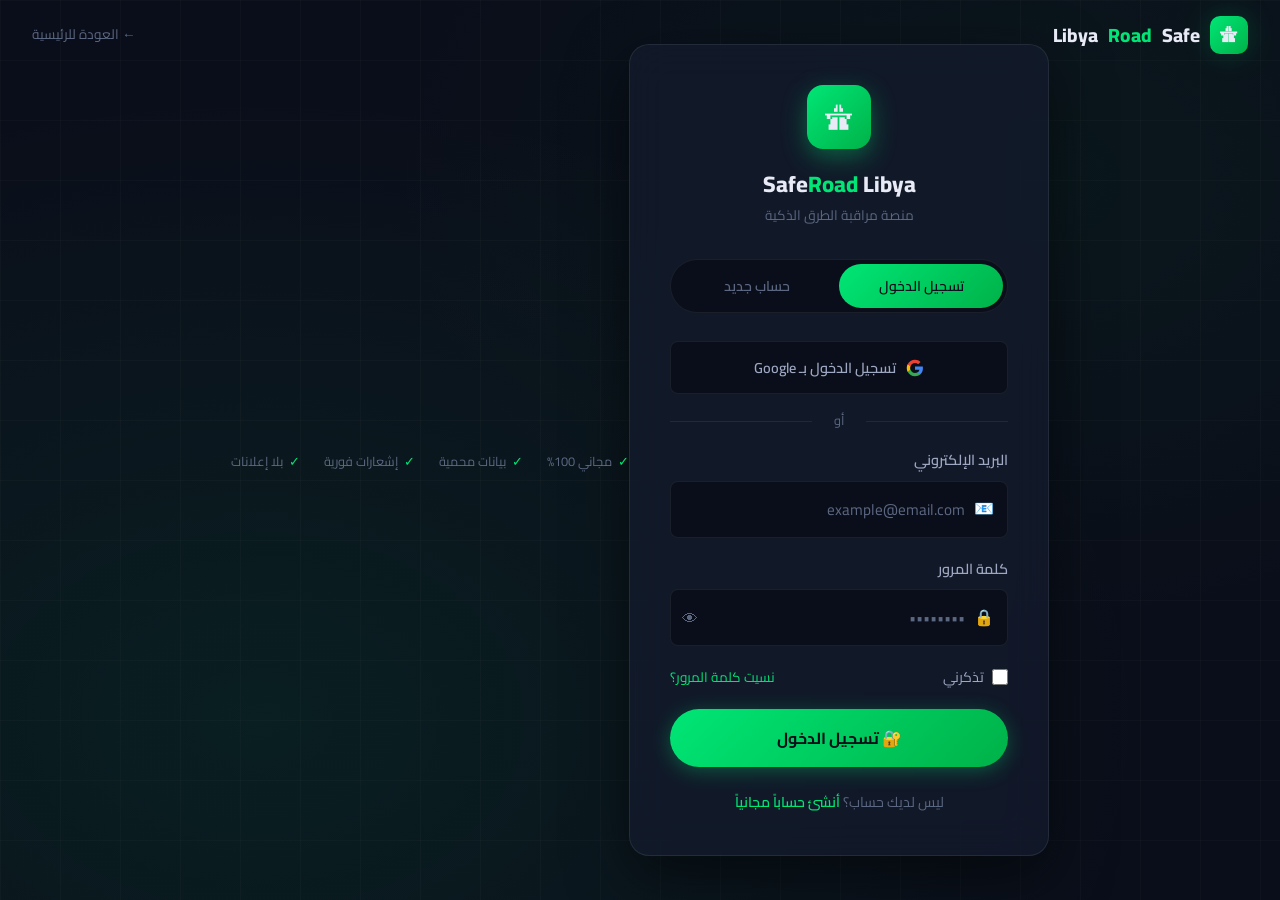
<file: login.html>
<!DOCTYPE html>
<html lang="ar" dir="rtl">
<head>
  <meta charset="UTF-8" />
  <meta name="viewport" content="width=device-width, initial-scale=1.0" />
  <title>تسجيل الدخول – SafeRoad Libya</title>
  <style>
/* =============================================
   SafeRoad Libya - style.css
   تصميم احترافي - داكن + أخضر + أبيض
   ============================================= */

/* === الخطوط === */
@import url('https://fonts.googleapis.com/css2?family=Cairo:wght@300;400;500;600;700;800;900&family=Tajawal:wght@300;400;500;700;800&display=swap');

/* === متغيرات الألوان === */
:root {
  --bg-primary:    #0a0e1a;
  --bg-secondary:  #0f1629;
  --bg-card:       #141c2e;
  --bg-card-hover: #1a2540;
  --green-main:    #00e676;
  --green-dark:    #00b248;
  --green-glow:    rgba(0, 230, 118, 0.18);
  --green-subtle:  rgba(0, 230, 118, 0.08);
  --accent-red:    #ff4b4b;
  --accent-yellow: #ffd740;
  --accent-gray:   #9e9e9e;
  --text-primary:  #e8eaf6;
  --text-secondary:#9ea8c2;
  --text-muted:    #5c6882;
  --border:        rgba(255,255,255,0.07);
  --border-green:  rgba(0, 230, 118, 0.3);
  --shadow-card:   0 8px 32px rgba(0,0,0,0.4);
  --shadow-green:  0 0 30px rgba(0, 230, 118, 0.2);
  --radius:        14px;
  --radius-sm:     8px;
  --transition:    all 0.3s cubic-bezier(0.4, 0, 0.2, 1);
}

/* === إعادة تعيين === */
*, *::before, *::after { box-sizing: border-box; margin: 0; padding: 0; }

html {
  scroll-behavior: smooth;
  font-size: 16px;
}

body {
  font-family: 'Cairo', 'Tajawal', sans-serif;
  background: var(--bg-primary);
  color: var(--text-primary);
  direction: rtl;
  text-align: right;
  line-height: 1.7;
  overflow-x: hidden;
  opacity: 0;
  transition: opacity 0.4s ease;
}

a { text-decoration: none; color: inherit; transition: var(--transition); }
ul, ol { list-style: none; }
img { max-width: 100%; display: block; }
button { cursor: pointer; font-family: inherit; border: none; outline: none; }
input, textarea, select { font-family: inherit; direction: rtl; }

/* === شريط التمرير === */
::-webkit-scrollbar { width: 6px; }
::-webkit-scrollbar-track { background: var(--bg-primary); }
::-webkit-scrollbar-thumb { background: var(--green-dark); border-radius: 3px; }

/* =============================================
   NAVBAR
   ============================================= */
.navbar {
  position: fixed;
  top: 0; right: 0; left: 0;
  z-index: 1000;
  display: flex;
  align-items: center;
  justify-content: space-between;
  padding: 0 2.5rem;
  height: 70px;
  background: rgba(10, 14, 26, 0.85);
  backdrop-filter: blur(20px);
  border-bottom: 1px solid var(--border);
  transition: var(--transition);
}

.navbar.scrolled {
  background: rgba(10, 14, 26, 0.98);
  box-shadow: 0 4px 30px rgba(0,0,0,0.5);
}

.nav-logo {
  display: flex;
  align-items: center;
  gap: 10px;
  font-size: 1.4rem;
  font-weight: 800;
  color: var(--text-primary);
}

.nav-logo .logo-icon {
  width: 38px; height: 38px;
  background: linear-gradient(135deg, var(--green-main), var(--green-dark));
  border-radius: 10px;
  display: flex; align-items: center; justify-content: center;
  font-size: 1.1rem;
  box-shadow: var(--shadow-green);
}

.nav-logo span { color: var(--green-main); }

.nav-links {
  display: flex;
  align-items: center;
  gap: 0.3rem;
}

.nav-links a {
  padding: 8px 16px;
  border-radius: var(--radius-sm);
  font-size: 0.92rem;
  font-weight: 500;
  color: var(--text-secondary);
  transition: var(--transition);
  position: relative;
}

.nav-links a:hover,
.nav-links a.active {
  color: var(--green-main);
  background: var(--green-subtle);
}

.nav-links a.active::after {
  content: '';
  position: absolute;
  bottom: 4px; left: 50%; transform: translateX(-50%);
  width: 4px; height: 4px;
  background: var(--green-main);
  border-radius: 50%;
}

.nav-actions {
  display: flex;
  align-items: center;
  gap: 12px;
}

.btn-nav-login {
  padding: 9px 22px;
  border-radius: 50px;
  background: transparent;
  border: 1px solid var(--border-green);
  color: var(--green-main);
  font-size: 0.88rem;
  font-weight: 600;
  transition: var(--transition);
}

.btn-nav-login:hover {
  background: var(--green-subtle);
  box-shadow: var(--shadow-green);
}

/* Mobile Menu Button */
.hamburger {
  display: none;
  flex-direction: column;
  gap: 5px;
  background: none;
  border: none;
  padding: 6px;
  cursor: pointer;
}

.hamburger span {
  width: 24px; height: 2px;
  background: var(--text-primary);
  border-radius: 2px;
  transition: var(--transition);
  display: block;
}

.hamburger.open span:nth-child(1) { transform: translateY(7px) rotate(45deg); }
.hamburger.open span:nth-child(2) { opacity: 0; }
.hamburger.open span:nth-child(3) { transform: translateY(-7px) rotate(-45deg); }

.mobile-menu {
  display: none;
  position: fixed;
  top: 70px; right: 0; left: 0;
  background: var(--bg-secondary);
  border-bottom: 1px solid var(--border);
  padding: 1.5rem;
  z-index: 999;
  flex-direction: column;
  gap: 8px;
  animation: slideDown 0.3s ease;
}

.mobile-menu.open { display: flex; }

.mobile-menu a {
  padding: 12px 16px;
  border-radius: var(--radius-sm);
  font-size: 1rem;
  font-weight: 500;
  color: var(--text-secondary);
  border-bottom: 1px solid var(--border);
  transition: var(--transition);
}

.mobile-menu a:last-child { border-bottom: none; }
.mobile-menu a:hover, .mobile-menu a.active { color: var(--green-main); background: var(--green-subtle); }

@keyframes slideDown {
  from { opacity: 0; transform: translateY(-10px); }
  to   { opacity: 1; transform: translateY(0); }
}

/* =============================================
   BUTTONS
   ============================================= */
.btn-primary {
  display: inline-flex;
  align-items: center;
  gap: 8px;
  padding: 13px 28px;
  background: linear-gradient(135deg, var(--green-main), var(--green-dark));
  color: #0a0e1a;
  border-radius: 50px;
  font-weight: 700;
  font-size: 0.95rem;
  border: none;
  transition: var(--transition);
  box-shadow: 0 4px 20px rgba(0, 230, 118, 0.3);
}

.btn-primary:hover {
  transform: translateY(-2px);
  box-shadow: 0 8px 30px rgba(0, 230, 118, 0.45);
}

.btn-secondary {
  display: inline-flex;
  align-items: center;
  gap: 8px;
  padding: 12px 26px;
  background: transparent;
  color: var(--text-primary);
  border-radius: 50px;
  font-weight: 600;
  font-size: 0.95rem;
  border: 1px solid var(--border);
  transition: var(--transition);
}

.btn-secondary:hover {
  border-color: var(--green-main);
  color: var(--green-main);
  background: var(--green-subtle);
}

.btn-outline-green {
  display: inline-flex;
  align-items: center;
  gap: 8px;
  padding: 10px 22px;
  background: transparent;
  color: var(--green-main);
  border-radius: var(--radius-sm);
  font-weight: 600;
  font-size: 0.88rem;
  border: 1px solid var(--border-green);
  transition: var(--transition);
}

.btn-outline-green:hover {
  background: var(--green-subtle);
  box-shadow: var(--shadow-green);
}

/* =============================================
   CARDS
   ============================================= */
.card {
  background: var(--bg-card);
  border: 1px solid var(--border);
  border-radius: var(--radius);
  padding: 1.5rem;
  transition: var(--transition);
  position: relative;
  overflow: hidden;
}

.card:hover {
  border-color: var(--border-green);
  box-shadow: var(--shadow-card);
  transform: translateY(-3px);
}

.card::before {
  content: '';
  position: absolute;
  top: 0; right: 0; left: 0;
  height: 2px;
  background: linear-gradient(90deg, transparent, var(--green-main), transparent);
  opacity: 0;
  transition: var(--transition);
}

.card:hover::before { opacity: 1; }

/* =============================================
   BADGES / STATUS
   ============================================= */
.badge {
  display: inline-flex;
  align-items: center;
  gap: 5px;
  padding: 4px 12px;
  border-radius: 50px;
  font-size: 0.78rem;
  font-weight: 600;
}

.badge-safe    { background: rgba(0,230,118,0.15); color: var(--green-main); }
.badge-danger  { background: rgba(255,75,75,0.15);  color: var(--accent-red); }
.badge-warning { background: rgba(255,215,64,0.15); color: var(--accent-yellow); }
.badge-closed  { background: rgba(158,158,158,0.15);color: var(--accent-gray); }

.status-dot {
  width: 7px; height: 7px;
  border-radius: 50%;
  display: inline-block;
}
.status-dot.safe    { background: var(--green-main); box-shadow: 0 0 6px var(--green-main); animation: pulse-green 2s infinite; }
.status-dot.danger  { background: var(--accent-red); box-shadow: 0 0 6px var(--accent-red); animation: pulse-red 2s infinite; }
.status-dot.warning { background: var(--accent-yellow); }
.status-dot.closed  { background: var(--accent-gray); }

@keyframes pulse-green {
  0%, 100% { box-shadow: 0 0 6px var(--green-main); }
  50%       { box-shadow: 0 0 14px var(--green-main); }
}
@keyframes pulse-red {
  0%, 100% { box-shadow: 0 0 6px var(--accent-red); }
  50%       { box-shadow: 0 0 14px var(--accent-red); }
}

/* =============================================
   SECTION TITLES
   ============================================= */
.section-label {
  display: inline-flex;
  align-items: center;
  gap: 8px;
  padding: 6px 14px;
  background: var(--green-subtle);
  border: 1px solid var(--border-green);
  border-radius: 50px;
  color: var(--green-main);
  font-size: 0.82rem;
  font-weight: 600;
  margin-bottom: 1.2rem;
}

.section-title {
  font-size: clamp(1.6rem, 3vw, 2.4rem);
  font-weight: 800;
  color: var(--text-primary);
  line-height: 1.3;
  margin-bottom: 0.8rem;
}

.section-title span { color: var(--green-main); }

.section-desc {
  color: var(--text-secondary);
  font-size: 1rem;
  max-width: 560px;
  margin-bottom: 2.5rem;
}

/* =============================================
   FORMS & INPUTS
   ============================================= */
.form-group {
  display: flex;
  flex-direction: column;
  gap: 8px;
  margin-bottom: 1.2rem;
}

.form-group label {
  font-size: 0.9rem;
  font-weight: 600;
  color: var(--text-secondary);
}

.form-control {
  padding: 13px 16px;
  background: var(--bg-primary);
  border: 1px solid var(--border);
  border-radius: var(--radius-sm);
  color: var(--text-primary);
  font-size: 0.95rem;
  transition: var(--transition);
  width: 100%;
}

.form-control:focus {
  border-color: var(--green-main);
  outline: none;
  box-shadow: 0 0 0 3px var(--green-glow);
}

.form-control::placeholder { color: var(--text-muted); }

select.form-control option { background: var(--bg-secondary); }

/* =============================================
   FOOTER
   ============================================= */
.footer {
  background: var(--bg-secondary);
  border-top: 1px solid var(--border);
  padding: 3rem 2.5rem 1.5rem;
}

.footer-grid {
  display: grid;
  grid-template-columns: 2fr 1fr 1fr 1fr;
  gap: 3rem;
  margin-bottom: 2rem;
}

.footer-brand .nav-logo { margin-bottom: 1rem; font-size: 1.2rem; }
.footer-brand p { color: var(--text-muted); font-size: 0.88rem; line-height: 1.8; max-width: 260px; }

.footer-col h4 {
  font-size: 0.88rem;
  font-weight: 700;
  color: var(--green-main);
  margin-bottom: 1.2rem;
  text-transform: uppercase;
  letter-spacing: 0.5px;
}

.footer-col ul { display: flex; flex-direction: column; gap: 8px; }
.footer-col ul a { color: var(--text-muted); font-size: 0.88rem; transition: var(--transition); }
.footer-col ul a:hover { color: var(--green-main); padding-right: 6px; }

.footer-bottom {
  border-top: 1px solid var(--border);
  padding-top: 1.2rem;
  display: flex;
  align-items: center;
  justify-content: space-between;
  color: var(--text-muted);
  font-size: 0.82rem;
}

.footer-bottom span { color: var(--green-main); }

.social-links { display: flex; gap: 10px; }
.social-link {
  width: 34px; height: 34px;
  border-radius: 8px;
  background: var(--bg-card);
  border: 1px solid var(--border);
  display: flex; align-items: center; justify-content: center;
  color: var(--text-muted);
  font-size: 0.9rem;
  transition: var(--transition);
}
.social-link:hover { border-color: var(--green-main); color: var(--green-main); }

/* =============================================
   HERO - index.html
   ============================================= */
.hero {
  min-height: 100vh;
  display: flex;
  align-items: center;
  position: relative;
  padding: 100px 2.5rem 4rem;
  overflow: hidden;
}

.hero-bg {
  position: absolute;
  inset: 0;
  background:
    radial-gradient(ellipse 80% 50% at 50% -10%, rgba(0,230,118,0.12), transparent),
    radial-gradient(ellipse 60% 60% at 80% 100%, rgba(0,178,72,0.08), transparent),
    linear-gradient(180deg, var(--bg-primary) 0%, var(--bg-secondary) 100%);
}

.hero-grid-lines {
  position: absolute;
  inset: 0;
  background-image:
    linear-gradient(rgba(255,255,255,0.025) 1px, transparent 1px),
    linear-gradient(90deg, rgba(255,255,255,0.025) 1px, transparent 1px);
  background-size: 50px 50px;
}

.hero-content {
  position: relative;
  z-index: 2;
  max-width: 680px;
}

.hero-badge {
  display: inline-flex;
  align-items: center;
  gap: 8px;
  padding: 7px 16px;
  background: var(--green-subtle);
  border: 1px solid var(--border-green);
  border-radius: 50px;
  color: var(--green-main);
  font-size: 0.83rem;
  font-weight: 600;
  margin-bottom: 1.5rem;
  animation: fadeInDown 0.6s ease both;
}

.hero-badge .dot { width: 6px; height: 6px; background: var(--green-main); border-radius: 50%; animation: pulse-green 1.5s infinite; }

.hero h1 {
  font-size: clamp(2.2rem, 5vw, 3.8rem);
  font-weight: 900;
  line-height: 1.2;
  margin-bottom: 1.2rem;
  animation: fadeInUp 0.7s ease 0.1s both;
}

.hero h1 .highlight {
  background: linear-gradient(135deg, var(--green-main), #69f0ae);
  -webkit-background-clip: text;
  -webkit-text-fill-color: transparent;
  background-clip: text;
}

.hero p {
  font-size: 1.1rem;
  color: var(--text-secondary);
  margin-bottom: 2rem;
  animation: fadeInUp 0.7s ease 0.2s both;
  max-width: 540px;
}

.hero-actions {
  display: flex;
  gap: 14px;
  flex-wrap: wrap;
  animation: fadeInUp 0.7s ease 0.3s both;
  margin-bottom: 2.5rem;
}

.hero-stats {
  display: flex;
  gap: 2rem;
  animation: fadeInUp 0.7s ease 0.4s both;
}

.hero-stat .num {
  font-size: 1.8rem;
  font-weight: 800;
  color: var(--green-main);
  line-height: 1;
}

.hero-stat .lbl {
  font-size: 0.8rem;
  color: var(--text-muted);
  margin-top: 3px;
}

/* Floating cards */
.hero-visual {
  position: absolute;
  left: 4%;
  top: 50%;
  transform: translateY(-50%);
  display: flex;
  flex-direction: column;
  gap: 14px;
  z-index: 2;
  animation: fadeInLeft 0.8s ease 0.5s both;
}

.float-card {
  background: var(--bg-card);
  border: 1px solid var(--border);
  border-radius: var(--radius);
  padding: 1rem 1.2rem;
  min-width: 200px;
  display: flex;
  align-items: center;
  gap: 12px;
  animation: float 4s ease-in-out infinite;
  backdrop-filter: blur(10px);
}

.float-card:nth-child(2) { animation-delay: 1s; margin-right: 20px; }
.float-card:nth-child(3) { animation-delay: 2s; }

.float-card .icon {
  width: 40px; height: 40px;
  border-radius: 10px;
  display: flex; align-items: center; justify-content: center;
  font-size: 1.1rem;
  flex-shrink: 0;
}

.float-card .info { flex: 1; }
.float-card .info .title { font-size: 0.8rem; color: var(--text-muted); }
.float-card .info .value { font-size: 1rem; font-weight: 700; }

@keyframes float {
  0%, 100% { transform: translateY(0); }
  50%       { transform: translateY(-8px); }
}

/* =============================================
   SEARCH SECTION - index.html
   ============================================= */
.search-section {
  padding: 0 2.5rem 4rem;
  position: relative;
  z-index: 2;
}

.search-box {
  background: var(--bg-card);
  border: 1px solid var(--border);
  border-radius: var(--radius);
  padding: 2rem;
  max-width: 800px;
  margin: 0 auto;
  box-shadow: var(--shadow-card);
  position: relative;
  top: -30px;
}

.search-box h3 {
  font-size: 1.1rem;
  font-weight: 700;
  margin-bottom: 1.2rem;
  color: var(--text-primary);
}

.search-row {
  display: grid;
  grid-template-columns: 1fr 1fr auto;
  gap: 12px;
  align-items: end;
}

.search-row .btn-primary { white-space: nowrap; height: 48px; }

/* =============================================
   STATUS CARDS SECTION
   ============================================= */
.status-section {
  padding: 3rem 2.5rem;
  background: var(--bg-secondary);
}

.status-grid {
  display: grid;
  grid-template-columns: repeat(4, 1fr);
  gap: 1.2rem;
  margin-top: 2rem;
}

.status-card {
  background: var(--bg-card);
  border: 1px solid var(--border);
  border-radius: var(--radius);
  padding: 1.5rem;
  transition: var(--transition);
  cursor: pointer;
  position: relative;
  overflow: hidden;
}

.status-card::after {
  content: '';
  position: absolute;
  bottom: 0; right: 0; left: 0;
  height: 3px;
  border-radius: 0 0 var(--radius) var(--radius);
  transition: var(--transition);
}

.status-card.safe::after   { background: var(--green-main); }
.status-card.danger::after { background: var(--accent-red); }
.status-card.warn::after   { background: var(--accent-yellow); }
.status-card.closed::after { background: var(--accent-gray); }

.status-card:hover { transform: translateY(-4px); border-color: rgba(255,255,255,0.15); }

.status-card .sc-icon {
  width: 50px; height: 50px;
  border-radius: 12px;
  display: flex; align-items: center; justify-content: center;
  font-size: 1.3rem;
  margin-bottom: 1rem;
}

.status-card.safe   .sc-icon { background: rgba(0,230,118,0.1);  color: var(--green-main); }
.status-card.danger .sc-icon { background: rgba(255,75,75,0.1);  color: var(--accent-red); }
.status-card.warn   .sc-icon { background: rgba(255,215,64,0.1); color: var(--accent-yellow); }
.status-card.closed .sc-icon { background: rgba(158,158,158,0.1);color: var(--accent-gray); }

.status-card .sc-num {
  font-size: 2.4rem;
  font-weight: 900;
  line-height: 1;
  margin-bottom: 4px;
}

.status-card.safe   .sc-num { color: var(--green-main); }
.status-card.danger .sc-num { color: var(--accent-red); }
.status-card.warn   .sc-num { color: var(--accent-yellow); }
.status-card.closed .sc-num { color: var(--accent-gray); }

.status-card .sc-label { font-size: 0.9rem; color: var(--text-secondary); font-weight: 500; }
.status-card .sc-sub   { font-size: 0.78rem; color: var(--text-muted); margin-top: 6px; }

/* =============================================
   FEATURED ROADS - index.html
   ============================================= */
.roads-section { padding: 4rem 2.5rem; }

.roads-list { display: flex; flex-direction: column; gap: 1rem; }

.road-item {
  background: var(--bg-card);
  border: 1px solid var(--border);
  border-radius: var(--radius);
  padding: 1.2rem 1.5rem;
  display: flex;
  align-items: center;
  gap: 1.2rem;
  transition: var(--transition);
}

.road-item:hover { border-color: var(--border-green); transform: translateX(-4px); }

.road-item .road-num {
  width: 42px; height: 42px;
  background: var(--bg-primary);
  border: 1px solid var(--border);
  border-radius: 10px;
  display: flex; align-items: center; justify-content: center;
  font-size: 0.8rem;
  font-weight: 700;
  color: var(--text-muted);
  flex-shrink: 0;
}

.road-item .road-info { flex: 1; }
.road-item .road-name { font-weight: 700; font-size: 1rem; color: var(--text-primary); }
.road-item .road-cities { font-size: 0.83rem; color: var(--text-muted); margin-top: 2px; }

.road-item .road-meta {
  display: flex;
  align-items: center;
  gap: 1rem;
  flex-shrink: 0;
}

.road-item .road-dist { font-size: 0.85rem; color: var(--text-secondary); }
.road-item .road-time { font-size: 0.85rem; color: var(--text-muted); }

/* =============================================
   STATISTICS - index.html
   ============================================= */
.stats-section {
  padding: 4rem 2.5rem;
  background: var(--bg-secondary);
}

.stats-grid {
  display: grid;
  grid-template-columns: repeat(4, 1fr);
  gap: 2rem;
  text-align: center;
}

.stat-item { padding: 1.5rem; }
.stat-item .num {
  font-size: clamp(2rem, 4vw, 3rem);
  font-weight: 900;
  color: var(--green-main);
  line-height: 1;
  display: block;
}
.stat-item .unit { font-size: 1.2rem; }
.stat-item .label { color: var(--text-secondary); font-size: 0.9rem; margin-top: 6px; }
.stat-divider {
  width: 1px;
  background: var(--border);
  margin: 1rem 0;
  height: auto;
}

/* =============================================
   ROADS PAGE - roads.html
   ============================================= */
.page-header {
  padding: 120px 2.5rem 3rem;
  background: var(--bg-secondary);
  border-bottom: 1px solid var(--border);
  position: relative;
  overflow: hidden;
}

.page-header::before {
  content: '';
  position: absolute;
  top: 0; right: 0; left: 0;
  height: 100%;
  background: radial-gradient(ellipse 60% 80% at 50% 0%, rgba(0,230,118,0.07), transparent);
}

.page-header-content { position: relative; z-index: 1; }
.page-header h1 { font-size: clamp(1.8rem, 3.5vw, 2.8rem); font-weight: 900; margin-bottom: 0.5rem; }
.page-header p  { color: var(--text-secondary); }

/* Map */
.map-container {
  background: var(--bg-card);
  border: 1px solid var(--border);
  border-radius: var(--radius);
  overflow: hidden;
  height: 420px;
  position: relative;
}

.map-placeholder {
  width: 100%; height: 100%;
  display: flex;
  flex-direction: column;
  align-items: center;
  justify-content: center;
  background: linear-gradient(135deg, #0d1520, #0a1a12);
  position: relative;
  overflow: hidden;
}

/* SVG Road Map */
.map-svg { width: 100%; height: 100%; }

.map-legend {
  position: absolute;
  bottom: 14px;
  right: 14px;
  background: rgba(10,14,26,0.88);
  border: 1px solid var(--border);
  border-radius: var(--radius-sm);
  padding: 10px 14px;
  display: flex;
  gap: 14px;
  backdrop-filter: blur(10px);
}

.legend-item {
  display: flex;
  align-items: center;
  gap: 6px;
  font-size: 0.78rem;
  color: var(--text-secondary);
}

.legend-line {
  width: 20px; height: 3px;
  border-radius: 2px;
}

.roads-page-layout {
  display: grid;
  grid-template-columns: 1fr 1.5fr;
  gap: 1.5rem;
  padding: 2rem 2.5rem;
  align-items: start;
}

.search-panel { display: flex; flex-direction: column; gap: 1rem; }

.route-result-card {
  background: var(--bg-card);
  border: 1px solid var(--border);
  border-radius: var(--radius);
  padding: 1.2rem 1.5rem;
  transition: var(--transition);
}

.route-result-card:hover { border-color: var(--border-green); }

.route-result-header {
  display: flex;
  align-items: center;
  justify-content: space-between;
  margin-bottom: 10px;
}

.route-cities {
  font-weight: 700;
  font-size: 1.05rem;
  display: flex;
  align-items: center;
  gap: 8px;
}

.route-cities .arrow { color: var(--text-muted); font-size: 0.85rem; }

.route-meta {
  display: flex;
  gap: 1.2rem;
  margin-top: 10px;
  padding-top: 10px;
  border-top: 1px solid var(--border);
}

.route-meta-item { display: flex; flex-direction: column; }
.route-meta-item .rm-label { font-size: 0.75rem; color: var(--text-muted); }
.route-meta-item .rm-value { font-size: 0.9rem; font-weight: 600; color: var(--text-primary); }

/* =============================================
   REPORTS PAGE - reports.html
   ============================================= */
.reports-layout {
  display: grid;
  grid-template-columns: 1fr 2fr;
  gap: 1.5rem;
  padding: 2rem 2.5rem;
  align-items: start;
}

.filter-panel { display: flex; flex-direction: column; gap: 0.7rem; }

.filter-btn {
  display: flex;
  align-items: center;
  gap: 10px;
  padding: 12px 16px;
  border-radius: var(--radius-sm);
  background: var(--bg-card);
  border: 1px solid var(--border);
  color: var(--text-secondary);
  font-size: 0.9rem;
  font-weight: 500;
  width: 100%;
  text-align: right;
  transition: var(--transition);
  cursor: pointer;
}

.filter-btn:hover, .filter-btn.active {
  border-color: var(--green-main);
  color: var(--green-main);
  background: var(--green-subtle);
}

.filter-btn .count {
  margin-right: auto;
  background: var(--bg-primary);
  padding: 2px 8px;
  border-radius: 50px;
  font-size: 0.75rem;
  color: var(--text-muted);
}

.report-card {
  background: var(--bg-card);
  border: 1px solid var(--border);
  border-radius: var(--radius);
  padding: 1.2rem 1.5rem;
  transition: var(--transition);
  display: flex;
  gap: 14px;
}

.report-card:hover { border-color: var(--border-green); transform: translateX(-4px); }

.report-card .report-icon {
  width: 44px; height: 44px;
  border-radius: 10px;
  display: flex; align-items: center; justify-content: center;
  font-size: 1.1rem;
  flex-shrink: 0;
}

.report-card.danger  .report-icon { background: rgba(255,75,75,0.1);  color: var(--accent-red); }
.report-card.warning .report-icon { background: rgba(255,215,64,0.1); color: var(--accent-yellow); }
.report-card.closed  .report-icon { background: rgba(158,158,158,0.1);color: var(--accent-gray); }
.report-card.safe    .report-icon { background: rgba(0,230,118,0.1);  color: var(--green-main); }

.report-card .report-body { flex: 1; }
.report-card .report-title { font-weight: 700; font-size: 0.98rem; margin-bottom: 4px; }
.report-card .report-location { font-size: 0.83rem; color: var(--text-muted); margin-bottom: 6px; display: flex; align-items: center; gap: 4px; }
.report-card .report-desc { font-size: 0.85rem; color: var(--text-secondary); line-height: 1.6; }
.report-card .report-footer { display: flex; align-items: center; justify-content: space-between; margin-top: 8px; padding-top: 8px; border-top: 1px solid var(--border); }
.report-card .report-time { font-size: 0.78rem; color: var(--text-muted); display: flex; align-items: center; gap: 4px; }
.report-card .report-votes { font-size: 0.78rem; color: var(--text-secondary); display: flex; align-items: center; gap: 4px; }

/* Add Report Button */
.fab {
  position: fixed;
  bottom: 2rem;
  left: 2rem;
  width: 56px; height: 56px;
  border-radius: 50%;
  background: linear-gradient(135deg, var(--green-main), var(--green-dark));
  color: #0a0e1a;
  display: flex; align-items: center; justify-content: center;
  font-size: 1.4rem;
  font-weight: 700;
  box-shadow: 0 6px 24px rgba(0,230,118,0.4);
  border: none;
  cursor: pointer;
  transition: var(--transition);
  z-index: 100;
}

.fab:hover { transform: scale(1.1) rotate(45deg); box-shadow: 0 8px 32px rgba(0,230,118,0.6); }

/* Modal */
.modal-overlay {
  display: none;
  position: fixed;
  inset: 0;
  background: rgba(0,0,0,0.75);
  z-index: 2000;
  align-items: center;
  justify-content: center;
  backdrop-filter: blur(4px);
}

.modal-overlay.open { display: flex; }

.modal {
  background: var(--bg-card);
  border: 1px solid var(--border);
  border-radius: var(--radius);
  padding: 2rem;
  width: 90%;
  max-width: 500px;
  animation: scaleIn 0.3s ease;
}

@keyframes scaleIn {
  from { opacity: 0; transform: scale(0.9); }
  to   { opacity: 1; transform: scale(1); }
}

.modal-header { display: flex; align-items: center; justify-content: space-between; margin-bottom: 1.5rem; }
.modal-header h3 { font-size: 1.1rem; font-weight: 700; }

.modal-close {
  width: 32px; height: 32px;
  border-radius: 8px;
  background: var(--bg-primary);
  border: 1px solid var(--border);
  color: var(--text-muted);
  display: flex; align-items: center; justify-content: center;
  cursor: pointer;
  transition: var(--transition);
  font-size: 1rem;
}

.modal-close:hover { border-color: var(--accent-red); color: var(--accent-red); }

/* =============================================
   DASHBOARD - dashboard.html
   ============================================= */
.dashboard-grid {
  display: grid;
  grid-template-columns: repeat(4, 1fr);
  gap: 1.2rem;
  padding: 2rem 2.5rem 1.5rem;
}

.dash-card {
  background: var(--bg-card);
  border: 1px solid var(--border);
  border-radius: var(--radius);
  padding: 1.4rem;
  position: relative;
  overflow: hidden;
  transition: var(--transition);
}

.dash-card:hover { transform: translateY(-3px); box-shadow: var(--shadow-card); }

.dash-card .dc-icon {
  width: 48px; height: 48px;
  border-radius: 12px;
  display: flex; align-items: center; justify-content: center;
  font-size: 1.2rem;
  margin-bottom: 1rem;
}

.dash-card.green  .dc-icon { background: rgba(0,230,118,0.1);  color: var(--green-main); }
.dash-card.red    .dc-icon { background: rgba(255,75,75,0.1);  color: var(--accent-red); }
.dash-card.yellow .dc-icon { background: rgba(255,215,64,0.1); color: var(--accent-yellow); }
.dash-card.gray   .dc-icon { background: rgba(158,158,158,0.1);color: var(--accent-gray); }

.dash-card .dc-num {
  font-size: 2.2rem;
  font-weight: 900;
  line-height: 1;
  margin-bottom: 4px;
}

.dash-card.green  .dc-num { color: var(--green-main); }
.dash-card.red    .dc-num { color: var(--accent-red); }
.dash-card.yellow .dc-num { color: var(--accent-yellow); }
.dash-card.gray   .dc-num { color: var(--accent-gray); }

.dash-card .dc-label { font-size: 0.9rem; color: var(--text-secondary); }
.dash-card .dc-change { font-size: 0.78rem; color: var(--text-muted); margin-top: 8px; }
.dash-card .dc-change.up   { color: var(--green-main); }
.dash-card .dc-change.down { color: var(--accent-red); }

/* Progress bar */
.progress-bar {
  height: 4px;
  background: var(--bg-primary);
  border-radius: 2px;
  margin-top: 10px;
  overflow: hidden;
}

.progress-fill {
  height: 100%;
  border-radius: 2px;
  transition: width 1s ease;
}

.dash-card.green  .progress-fill { background: var(--green-main); }
.dash-card.red    .progress-fill { background: var(--accent-red); }
.dash-card.yellow .progress-fill { background: var(--accent-yellow); }
.dash-card.gray   .progress-fill { background: var(--accent-gray); }

/* Tips Section */
.tips-grid {
  display: grid;
  grid-template-columns: repeat(3, 1fr);
  gap: 1.2rem;
  padding: 0 2.5rem 3rem;
}

.tip-card {
  background: var(--bg-card);
  border: 1px solid var(--border);
  border-radius: var(--radius);
  padding: 1.4rem;
  transition: var(--transition);
}

.tip-card:hover { border-color: var(--border-green); transform: translateY(-3px); }

.tip-card .tip-num {
  font-size: 2.5rem;
  font-weight: 900;
  color: var(--green-subtle);
  color: rgba(0,230,118,0.12);
  line-height: 1;
  margin-bottom: 0.5rem;
}

.tip-card h4 { font-size: 0.98rem; font-weight: 700; margin-bottom: 6px; }
.tip-card p  { font-size: 0.85rem; color: var(--text-muted); line-height: 1.7; }

/* =============================================
   CONTACT PAGE - contact.html
   ============================================= */
.contact-layout {
  display: grid;
  grid-template-columns: 1fr 1.6fr;
  gap: 2rem;
  padding: 3rem 2.5rem;
  align-items: start;
}

.contact-info { display: flex; flex-direction: column; gap: 1rem; }

.contact-card {
  background: var(--bg-card);
  border: 1px solid var(--border);
  border-radius: var(--radius);
  padding: 1.3rem 1.5rem;
  display: flex;
  align-items: center;
  gap: 14px;
  transition: var(--transition);
}

.contact-card:hover { border-color: var(--border-green); }

.contact-card .cc-icon {
  width: 44px; height: 44px;
  border-radius: 10px;
  background: var(--green-subtle);
  border: 1px solid var(--border-green);
  display: flex; align-items: center; justify-content: center;
  font-size: 1.1rem;
  color: var(--green-main);
  flex-shrink: 0;
}

.contact-card .cc-info { flex: 1; }
.contact-card .cc-label { font-size: 0.78rem; color: var(--text-muted); }
.contact-card .cc-value { font-size: 0.92rem; font-weight: 600; }

.contact-form-wrap {
  background: var(--bg-card);
  border: 1px solid var(--border);
  border-radius: var(--radius);
  padding: 2rem;
}

.contact-form-wrap h3 { font-size: 1.2rem; font-weight: 700; margin-bottom: 1.5rem; }

textarea.form-control { resize: vertical; min-height: 120px; }

/* =============================================
   LOGIN PAGE - login.html
   ============================================= */
.login-page {
  min-height: 100vh;
  display: flex;
  align-items: center;
  justify-content: center;
  padding: 2rem;
  background: var(--bg-primary);
  position: relative;
  overflow: hidden;
}

.login-page::before {
  content: '';
  position: absolute;
  inset: 0;
  background:
    radial-gradient(ellipse 70% 70% at 20% 80%, rgba(0,230,118,0.08), transparent),
    radial-gradient(ellipse 50% 50% at 80% 20%, rgba(0,178,72,0.06), transparent);
}

.login-grid-lines {
  position: absolute;
  inset: 0;
  background-image:
    linear-gradient(rgba(255,255,255,0.02) 1px, transparent 1px),
    linear-gradient(90deg, rgba(255,255,255,0.02) 1px, transparent 1px);
  background-size: 60px 60px;
}

.login-card {
  position: relative;
  z-index: 2;
  background: rgba(20, 28, 46, 0.7);
  border: 1px solid rgba(255,255,255,0.08);
  border-radius: 20px;
  padding: 2.5rem;
  width: 100%;
  max-width: 420px;
  backdrop-filter: blur(20px);
  box-shadow: 0 20px 60px rgba(0,0,0,0.5);
  animation: scaleIn 0.4s ease;
}

.login-logo {
  text-align: center;
  margin-bottom: 2rem;
}

.login-logo .logo-circle {
  width: 64px; height: 64px;
  background: linear-gradient(135deg, var(--green-main), var(--green-dark));
  border-radius: 16px;
  display: flex; align-items: center; justify-content: center;
  font-size: 1.8rem;
  margin: 0 auto 1rem;
  box-shadow: 0 8px 24px rgba(0,230,118,0.35);
}

.login-logo h2 { font-size: 1.4rem; font-weight: 800; }
.login-logo p  { color: var(--text-muted); font-size: 0.85rem; }

.login-divider {
  text-align: center;
  position: relative;
  margin: 1rem 0;
  color: var(--text-muted);
  font-size: 0.8rem;
}

.login-divider::before, .login-divider::after {
  content: '';
  position: absolute;
  top: 50%;
  width: 42%;
  height: 1px;
  background: var(--border);
}

.login-divider::before { right: 0; }
.login-divider::after  { left: 0; }

.remember-row {
  display: flex;
  align-items: center;
  justify-content: space-between;
  margin-bottom: 1.2rem;
}

.checkbox-label {
  display: flex;
  align-items: center;
  gap: 8px;
  font-size: 0.88rem;
  color: var(--text-secondary);
  cursor: pointer;
}

.checkbox-label input[type="checkbox"] { accent-color: var(--green-main); width: 16px; height: 16px; }

.login-footer {
  text-align: center;
  margin-top: 1.5rem;
  font-size: 0.88rem;
  color: var(--text-muted);
}

.login-footer a { color: var(--green-main); font-weight: 600; }
.login-footer a:hover { text-decoration: underline; }

/* Password toggle */
.input-group { position: relative; }
.input-group .form-control { padding-left: 42px; }
.input-toggle {
  position: absolute;
  left: 12px;
  top: 50%;
  transform: translateY(-50%);
  background: none;
  border: none;
  color: var(--text-muted);
  font-size: 1rem;
  cursor: pointer;
  transition: var(--transition);
}
.input-toggle:hover { color: var(--green-main); }

/* =============================================
   ANIMATIONS
   ============================================= */
@keyframes fadeInDown {
  from { opacity: 0; transform: translateY(-20px); }
  to   { opacity: 1; transform: translateY(0); }
}

@keyframes fadeInUp {
  from { opacity: 0; transform: translateY(24px); }
  to   { opacity: 1; transform: translateY(0); }
}

@keyframes fadeInLeft {
  from { opacity: 0; transform: translateX(30px); }
  to   { opacity: 1; transform: translateX(0); }
}

@keyframes fadeIn {
  from { opacity: 0; }
  to   { opacity: 1; }
}

.animate-in {
  opacity: 0;
  transform: translateY(20px);
  transition: opacity 0.6s ease, transform 0.6s ease;
}

.animate-in.visible {
  opacity: 1;
  transform: none;
}

/* =============================================
   UTILITY
   ============================================= */
.container { max-width: 1280px; margin: 0 auto; padding: 0 2.5rem; }
.section { padding: 4rem 2.5rem; }
.text-center { text-align: center; }
.text-muted  { color: var(--text-muted); }
.text-green  { color: var(--green-main); }
.mt-1 { margin-top: 0.5rem; }
.mt-2 { margin-top: 1rem; }
.mt-3 { margin-top: 1.5rem; }
.mb-1 { margin-bottom: 0.5rem; }
.mb-2 { margin-bottom: 1rem; }
.mb-3 { margin-bottom: 1.5rem; }

.divider { height: 1px; background: var(--border); margin: 0; }

.flex { display: flex; }
.flex-col { flex-direction: column; }
.items-center { align-items: center; }
.justify-between { justify-content: space-between; }
.gap-1 { gap: 0.5rem; }
.gap-2 { gap: 1rem; }
.gap-3 { gap: 1.5rem; }

.reports-list { display: flex; flex-direction: column; gap: 1rem; }

/* =============================================
   RESPONSIVE
   ============================================= */
@media (max-width: 1024px) {
  .status-grid  { grid-template-columns: repeat(2, 1fr); }
  .stats-grid   { grid-template-columns: repeat(2, 1fr); }
  .dashboard-grid { grid-template-columns: repeat(2, 1fr); }
  .footer-grid  { grid-template-columns: 1fr 1fr; gap: 2rem; }
  .roads-page-layout { grid-template-columns: 1fr; }
  .reports-layout { grid-template-columns: 1fr; }
  .contact-layout { grid-template-columns: 1fr; }
  .tips-grid { grid-template-columns: repeat(2, 1fr); }
  .hero-visual { display: none; }
}

@media (max-width: 768px) {
  .navbar { padding: 0 1.2rem; }
  .nav-links, .nav-actions .btn-nav-login { display: none; }
  .hamburger { display: flex; }

  .hero { padding: 90px 1.2rem 3rem; }
  .hero-stats { flex-wrap: wrap; gap: 1.2rem; }

  .search-row { grid-template-columns: 1fr; }

  .status-grid    { grid-template-columns: repeat(2, 1fr); }
  .stats-grid     { grid-template-columns: repeat(2, 1fr); }
  .dashboard-grid { grid-template-columns: repeat(2, 1fr); }
  .tips-grid      { grid-template-columns: 1fr; }
  .footer-grid    { grid-template-columns: 1fr; gap: 1.5rem; }
  .footer-bottom  { flex-direction: column; gap: 1rem; text-align: center; }

  .page-header { padding: 100px 1.2rem 2rem; }
  .roads-page-layout,
  .reports-layout,
  .contact-layout { padding: 1.5rem 1.2rem; }
  .section { padding: 3rem 1.2rem; }
  .status-section, .roads-section, .stats-section { padding: 2.5rem 1.2rem; }
  .dashboard-grid { padding: 1.5rem 1.2rem; }
  .tips-grid { padding: 0 1.2rem 2rem; }

  .road-item { flex-wrap: wrap; }
  .road-item .road-meta { width: 100%; justify-content: flex-start; }
}

@media (max-width: 480px) {
  .status-grid    { grid-template-columns: 1fr; }
  .stats-grid     { grid-template-columns: 1fr; }
  .dashboard-grid { grid-template-columns: 1fr; }
}

</style>
  <style>
    /* ===== تأثيرات خاصة بصفحة تسجيل الدخول ===== */

    /* جسيمات الخلفية */
    .particles {
      position: fixed;
      inset: 0;
      pointer-events: none;
      z-index: 0;
      overflow: hidden;
    }

    .particle {
      position: absolute;
      width: 2px;
      height: 2px;
      background: var(--green-main);
      border-radius: 50%;
      opacity: 0;
      animation: particleFloat linear infinite;
    }

    @keyframes particleFloat {
      0%   { transform: translateY(100vh) scale(0); opacity: 0; }
      10%  { opacity: 0.6; }
      90%  { opacity: 0.3; }
      100% { transform: translateY(-20px) scale(1); opacity: 0; }
    }

    /* خطوط متحركة في الخلفية */
    .moving-lines {
      position: fixed;
      inset: 0;
      pointer-events: none;
      z-index: 0;
      overflow: hidden;
    }

    .moving-line {
      position: absolute;
      left: 50%;
      width: 1px;
      height: 100%;
      background: linear-gradient(
        to bottom,
        transparent,
        rgba(0, 230, 118, 0.08),
        rgba(0, 230, 118, 0.15),
        rgba(0, 230, 118, 0.08),
        transparent
      );
      animation: moveLine 4s ease-in-out infinite;
    }

    .moving-line:nth-child(1) { left: 20%; animation-delay: 0s; }
    .moving-line:nth-child(2) { left: 40%; animation-delay: 1s; }
    .moving-line:nth-child(3) { left: 60%; animation-delay: 2s; }
    .moving-line:nth-child(4) { left: 80%; animation-delay: 3s; }

    @keyframes moveLine {
      0%, 100% { opacity: 0; transform: translateY(-100%); }
      50%       { opacity: 1; transform: translateY(100%); }
    }

    /* الشكل الدائري خلف البطاقة */
    .glow-circle {
      position: fixed;
      width: 500px;
      height: 500px;
      border-radius: 50%;
      background: radial-gradient(
        circle,
        rgba(0, 230, 118, 0.06) 0%,
        transparent 70%
      );
      top: 50%;
      left: 50%;
      transform: translate(-50%, -50%);
      pointer-events: none;
      z-index: 0;
      animation: glowPulse 4s ease-in-out infinite;
    }

    @keyframes glowPulse {
      0%, 100% { transform: translate(-50%, -50%) scale(1); opacity: 0.7; }
      50%       { transform: translate(-50%, -50%) scale(1.2); opacity: 1; }
    }

    /* الشريط العلوي (بدل الـ navbar الكامل) */
    .login-topbar {
      position: fixed;
      top: 0; right: 0; left: 0;
      z-index: 100;
      padding: 1rem 2rem;
      display: flex;
      align-items: center;
      justify-content: space-between;
    }

    /* تبديل بين تسجيل الدخول والتسجيل */
    .auth-tabs {
      display: flex;
      background: var(--bg-primary);
      border: 1px solid var(--border);
      border-radius: 50px;
      padding: 4px;
      margin-bottom: 1.8rem;
    }

    .auth-tab {
      flex: 1;
      padding: 9px;
      border-radius: 50px;
      border: none;
      background: none;
      color: var(--text-muted);
      font-size: 0.88rem;
      font-weight: 600;
      font-family: 'Cairo', sans-serif;
      cursor: pointer;
      transition: var(--transition);
      text-align: center;
    }

    .auth-tab.active {
      background: linear-gradient(135deg, var(--green-main), var(--green-dark));
      color: #0a0e1a;
    }

    /* حقول الإدخال */
    .input-with-icon {
      position: relative;
    }

    .input-with-icon .input-icon {
      position: absolute;
      right: 14px;
      top: 50%;
      transform: translateY(-50%);
      font-size: 1rem;
      color: var(--text-muted);
      pointer-events: none;
    }

    .input-with-icon .form-control {
      padding-right: 42px;
    }

    /* مؤشر قوة كلمة المرور */
    .password-strength {
      margin-top: 6px;
    }

    .strength-bar {
      height: 3px;
      background: var(--bg-primary);
      border-radius: 2px;
      overflow: hidden;
      margin-bottom: 4px;
    }

    .strength-fill {
      height: 100%;
      border-radius: 2px;
      transition: width 0.3s ease, background 0.3s ease;
      width: 0%;
    }

    .strength-text {
      font-size: 0.75rem;
      color: var(--text-muted);
    }

    /* زر Google */
    .btn-google {
      display: flex;
      align-items: center;
      justify-content: center;
      gap: 10px;
      width: 100%;
      padding: 12px;
      background: var(--bg-primary);
      border: 1px solid var(--border);
      border-radius: var(--radius-sm);
      color: var(--text-secondary);
      font-size: 0.9rem;
      font-weight: 600;
      font-family: 'Cairo', sans-serif;
      cursor: pointer;
      transition: var(--transition);
      margin-bottom: 0.8rem;
    }

    .btn-google:hover {
      border-color: rgba(255,255,255,0.2);
      color: var(--text-primary);
    }

    /* حماية البريد الإلكتروني */
    .verified-badge {
      display: inline-flex;
      align-items: center;
      gap: 4px;
      font-size: 0.72rem;
      color: var(--green-main);
      background: var(--green-subtle);
      padding: 2px 8px;
      border-radius: 50px;
      border: 1px solid var(--border-green);
    }

    /* الحساب الجديد form (مخفي افتراضياً) */
    #registerForm { display: none; }

    /* animation عند التبديل */
    .form-slide-in {
      animation: slideInForm 0.3s ease;
    }

    @keyframes slideInForm {
      from { opacity: 0; transform: translateX(20px); }
      to   { opacity: 1; transform: translateX(0); }
    }
  </style>
</head>
<body>

  <!-- خلفية متحركة -->
  <div class="particles" id="particles"></div>
  <div class="moving-lines">
    <div class="moving-line"></div>
    <div class="moving-line"></div>
    <div class="moving-line"></div>
    <div class="moving-line"></div>
  </div>
  <div class="glow-circle"></div>

  <!-- الشريط العلوي -->
  <div class="login-topbar">
    <a href="index.html" class="nav-logo" style="font-size:1.2rem">
      <div class="logo-icon">🛣</div>
      Safe<span>Road</span> Libya
    </a>
    <a href="index.html" style="font-size:0.85rem;color:var(--text-muted);transition:color 0.2s"
       onmouseover="this.style.color='var(--green-main)'"
       onmouseout="this.style.color='var(--text-muted)'">
      ← العودة للرئيسية
    </a>
  </div>

  <!-- بطاقة تسجيل الدخول -->
  <div class="login-page">
    <div class="login-grid-lines"></div>

    <div class="login-card">

      <!-- الشعار -->
      <div class="login-logo">
        <div class="logo-circle">🛣</div>
        <h2>Safe<span style="color:var(--green-main)">Road</span> Libya</h2>
        <p>منصة مراقبة الطرق الذكية</p>
      </div>

      <!-- تبديل Login / Register -->
      <div class="auth-tabs">
        <button class="auth-tab active" id="loginTab" onclick="switchTab('login')">تسجيل الدخول</button>
        <button class="auth-tab" id="registerTab" onclick="switchTab('register')">حساب جديد</button>
      </div>

      <!-- ===== نموذج تسجيل الدخول ===== -->
      <div id="loginForm">

        <!-- تسجيل بـ Google -->
        <button class="btn-google" onclick="showToast('🔗 جاري الاتصال بـ Google...','info')">
          <svg width="18" height="18" viewBox="0 0 24 24"><path fill="#4285F4" d="M22.56 12.25c0-.78-.07-1.53-.2-2.25H12v4.26h5.92c-.26 1.37-1.04 2.53-2.21 3.31v2.77h3.57c2.08-1.92 3.28-4.74 3.28-8.09z"/><path fill="#34A853" d="M12 23c2.97 0 5.46-.98 7.28-2.66l-3.57-2.77c-.98.66-2.23 1.06-3.71 1.06-2.86 0-5.29-1.93-6.16-4.53H2.18v2.84C3.99 20.53 7.7 23 12 23z"/><path fill="#FBBC05" d="M5.84 14.09c-.22-.66-.35-1.36-.35-2.09s.13-1.43.35-2.09V7.07H2.18C1.43 8.55 1 10.22 1 12s.43 3.45 1.18 4.93l2.85-2.22.81-.62z"/><path fill="#EA4335" d="M12 5.38c1.62 0 3.06.56 4.21 1.64l3.15-3.15C17.45 2.09 14.97 1 12 1 7.7 1 3.99 3.47 2.18 7.07l3.66 2.84c.87-2.6 3.3-4.53 6.16-4.53z"/></svg>
          تسجيل الدخول بـ Google
        </button>

        <div class="login-divider">أو</div>

        <form class="login-form" id="loginFormEl">

          <div class="form-group">
            <label>البريد الإلكتروني</label>
            <div class="input-with-icon">
              <span class="input-icon">📧</span>
              <input type="email" id="email" class="form-control"
                     placeholder="example@email.com" autocomplete="email" required>
            </div>
          </div>

          <div class="form-group">
            <label>كلمة المرور</label>
            <div class="input-with-icon" style="position:relative">
              <span class="input-icon">🔒</span>
              <input type="password" id="password" class="form-control"
                     placeholder="••••••••" autocomplete="current-password" required>
              <button type="button" class="input-toggle" style="left:12px;right:auto">👁</button>
            </div>
          </div>

          <div class="remember-row">
            <label class="checkbox-label">
              <input type="checkbox" id="remember"> تذكرني
            </label>
            <a href="#" style="font-size:0.85rem;color:var(--green-main)" onclick="showToast('📧 سيتم إرسال رابط لاسترداد كلمة المرور','info');return false">
              نسيت كلمة المرور؟
            </a>
          </div>

          <button type="submit" class="btn-primary" style="width:100%;justify-content:center;padding:14px;font-size:1rem">
            🔐 تسجيل الدخول
          </button>

        </form>

        <div class="login-footer">
          ليس لديك حساب؟
          <a href="#" onclick="switchTab('register');return false">أنشئ حساباً مجانياً</a>
        </div>

      </div>

      <!-- ===== نموذج إنشاء حساب ===== -->
      <div id="registerForm">

        <form id="registerFormEl" onsubmit="handleRegister(event)">

          <div style="display:grid;grid-template-columns:1fr 1fr;gap:10px">
            <div class="form-group">
              <label>الاسم الأول</label>
              <div class="input-with-icon">
                <span class="input-icon">👤</span>
                <input type="text" class="form-control" placeholder="أحمد" required>
              </div>
            </div>
            <div class="form-group">
              <label>اسم العائلة</label>
              <div class="input-with-icon">
                <span class="input-icon">👤</span>
                <input type="text" class="form-control" placeholder="محمد" required>
              </div>
            </div>
          </div>

          <div class="form-group">
            <label>البريد الإلكتروني</label>
            <div class="input-with-icon">
              <span class="input-icon">📧</span>
              <input type="email" class="form-control"
                     placeholder="example@email.com" required>
            </div>
          </div>

          <div class="form-group">
            <label>
              كلمة المرور
              <span style="font-size:0.75rem;color:var(--text-muted);margin-right:8px">(8 أحرف على الأقل)</span>
            </label>
            <div class="input-with-icon">
              <span class="input-icon">🔒</span>
              <input type="password" id="regPassword" class="form-control"
                     placeholder="••••••••" oninput="checkPasswordStrength(this.value)" required>
            </div>
            <div class="password-strength">
              <div class="strength-bar"><div class="strength-fill" id="strengthFill"></div></div>
              <div class="strength-text" id="strengthText">أدخل كلمة مرور قوية</div>
            </div>
          </div>

          <div class="form-group">
            <label>المدينة</label>
            <select class="form-control" required>
              <option value="" disabled selected>اختر مدينتك</option>
              <option>طرابلس</option><option>بنغازي</option><option>مصراتة</option>
              <option>سرت</option><option>الزاوية</option><option>البيضاء</option>
              <option>سبها</option><option>غريان</option><option>زوارة</option>
            </select>
          </div>

          <div style="display:flex;align-items:flex-start;gap:8px;margin-bottom:1.2rem">
            <input type="checkbox" required style="accent-color:var(--green-main);width:15px;height:15px;margin-top:2px;flex-shrink:0">
            <span style="font-size:0.82rem;color:var(--text-muted)">
              أوافق على <a href="#" style="color:var(--green-main)">شروط الاستخدام</a>
              و<a href="#" style="color:var(--green-main)">سياسة الخصوصية</a>
            </span>
          </div>

          <button type="submit" class="btn-primary" style="width:100%;justify-content:center;padding:13px">
            ✨ إنشاء الحساب مجاناً
          </button>

        </form>

        <div class="login-footer">
          لديك حساب بالفعل؟
          <a href="#" onclick="switchTab('login');return false">سجّل دخولك</a>
        </div>

      </div>

    </div>

    <!-- مزايا سريعة أسفل البطاقة -->
    <div style="position:relative;z-index:2;margin-top:1.5rem;display:flex;gap:1.5rem;flex-wrap:wrap;justify-content:center">
      <div style="display:flex;align-items:center;gap:6px;font-size:0.8rem;color:var(--text-muted)">
        <span style="color:var(--green-main)">✓</span> مجاني 100%
      </div>
      <div style="display:flex;align-items:center;gap:6px;font-size:0.8rem;color:var(--text-muted)">
        <span style="color:var(--green-main)">✓</span> بيانات محمية
      </div>
      <div style="display:flex;align-items:center;gap:6px;font-size:0.8rem;color:var(--text-muted)">
        <span style="color:var(--green-main)">✓</span> إشعارات فورية
      </div>
      <div style="display:flex;align-items:center;gap:6px;font-size:0.8rem;color:var(--text-muted)">
        <span style="color:var(--green-main)">✓</span> بلا إعلانات
      </div>
    </div>

  </div>

  <script>
/* =============================================
   SafeRoad Libya - script.js
   ============================================= */

document.addEventListener('DOMContentLoaded', () => {

  /* ==========================================
     NAVBAR - SCROLL & MOBILE MENU
     ========================================== */
  const navbar   = document.querySelector('.navbar');
  const hamburger = document.querySelector('.hamburger');
  const mobileMenu = document.querySelector('.mobile-menu');

  // تغيير الـ navbar عند التمرير
  window.addEventListener('scroll', () => {
    if (navbar) {
      navbar.classList.toggle('scrolled', window.scrollY > 30);
    }
  });

  // قائمة الهاتف
  if (hamburger && mobileMenu) {
    hamburger.addEventListener('click', () => {
      hamburger.classList.toggle('open');
      mobileMenu.classList.toggle('open');
    });

    // إغلاق القائمة عند النقر على رابط
    mobileMenu.querySelectorAll('a').forEach(link => {
      link.addEventListener('click', () => {
        hamburger.classList.remove('open');
        mobileMenu.classList.remove('open');
      });
    });
  }

  /* ==========================================
     تمييز الرابط النشط
     ========================================== */
  const currentPage = window.location.pathname.split('/').pop() || 'index.html';
  document.querySelectorAll('.nav-links a, .mobile-menu a').forEach(link => {
    const href = link.getAttribute('href');
    if (href === currentPage || (currentPage === '' && href === 'index.html')) {
      link.classList.add('active');
    }
  });

  /* ==========================================
     ANIMATIONS ON SCROLL
     ========================================== */
  const observeElements = () => {
    const observer = new IntersectionObserver((entries) => {
      entries.forEach((entry, i) => {
        if (entry.isIntersecting) {
          setTimeout(() => {
            entry.target.classList.add('visible');
          }, i * 80);
          observer.unobserve(entry.target);
        }
      });
    }, { threshold: 0.1 });

    document.querySelectorAll('.animate-in').forEach(el => observer.observe(el));
  };

  observeElements();

  /* ==========================================
     عداد الأرقام
     ========================================== */
  const animateCounters = () => {
    document.querySelectorAll('[data-count]').forEach(el => {
      const target = parseInt(el.dataset.count);
      const duration = 1800;
      const step = target / (duration / 16);
      let current = 0;

      const timer = setInterval(() => {
        current += step;
        if (current >= target) {
          el.textContent = target.toLocaleString('ar-LY');
          clearInterval(timer);
        } else {
          el.textContent = Math.floor(current).toLocaleString('ar-LY');
        }
      }, 16);
    });
  };

  // تشغيل العداد عند الظهور
  const counterObserver = new IntersectionObserver((entries) => {
    entries.forEach(entry => {
      if (entry.isIntersecting) {
        animateCounters();
        counterObserver.disconnect();
      }
    });
  }, { threshold: 0.3 });

  const statsSection = document.querySelector('.stats-section, .dashboard-grid');
  if (statsSection) counterObserver.observe(statsSection);

  /* ==========================================
     MODAL - إضافة بلاغ
     ========================================== */
  const fab = document.querySelector('.fab');
  const modalOverlay = document.querySelector('.modal-overlay');
  const modalClose = document.querySelector('.modal-close');
  const cancelBtn = document.querySelector('.modal-cancel');

  const openModal = () => {
    if (modalOverlay) {
      modalOverlay.classList.add('open');
      document.body.style.overflow = 'hidden';
    }
  };

  const closeModal = () => {
    if (modalOverlay) {
      modalOverlay.classList.remove('open');
      document.body.style.overflow = '';
    }
  };

  if (fab) fab.addEventListener('click', openModal);
  if (modalClose) modalClose.addEventListener('click', closeModal);
  if (cancelBtn) cancelBtn.addEventListener('click', closeModal);
  if (modalOverlay) {
    modalOverlay.addEventListener('click', (e) => {
      if (e.target === modalOverlay) closeModal();
    });
  }

  /* ==========================================
     فلترة البلاغات
     ========================================== */
  const filterBtns = document.querySelectorAll('.filter-btn');
  const reportCards = document.querySelectorAll('.report-card');

  filterBtns.forEach(btn => {
    btn.addEventListener('click', () => {
      filterBtns.forEach(b => b.classList.remove('active'));
      btn.classList.add('active');

      const type = btn.dataset.filter;
      reportCards.forEach(card => {
        if (type === 'all' || card.classList.contains(type)) {
          card.style.display = 'flex';
          card.style.animation = 'fadeIn 0.3s ease';
        } else {
          card.style.display = 'none';
        }
      });
    });
  });

  /* ==========================================
     بحث الطرق
     ========================================== */
  const searchBtn = document.querySelector('.btn-search-road');
  const resultsContainer = document.querySelector('.search-results');

  // بيانات وهمية للطرق
  const roadsData = [
    {
      from: 'طرابلس', to: 'مصراتة',
      distance: '210 كم', time: '2.5 ساعة',
      status: 'safe', statusText: 'آمن',
      via: 'الطريق الساحلي'
    },
    {
      from: 'طرابلس', to: 'الزاوية',
      distance: '42 كم', time: '45 دقيقة',
      status: 'warning', statusText: 'ازدحام',
      via: 'الطريق الدائري'
    },
    {
      from: 'مصراتة', to: 'سرت',
      distance: '280 كم', time: '3 ساعات',
      status: 'safe', statusText: 'آمن',
      via: 'الطريق الساحلي'
    },
    {
      from: 'بنغازي', to: 'البيضاء',
      distance: '220 كم', time: '5 دقائق',
      status: 'danger', statusText: 'حادث',
      via: 'الطريق الجبلي'
    },
    {
      from: 'طرابلس', to: 'بنغازي',
      distance: '1050 كم', time: '11 ساعة',
      status: 'warning', statusText: 'ازدحام في بعض المقاطع',
      via: 'الطريق الساحلي الرئيسي'
    },
    {
      from: 'سبها', to: 'ترهونة',
      distance: '680 كم', time: '7 ساعات',
      status: 'closed', statusText: 'مغلق جزئياً',
      via: 'الطريق الصحراوي'
    }
  ];

  if (searchBtn) {
    searchBtn.addEventListener('click', () => {
      const fromVal = document.querySelector('#from-city')?.value?.trim() || '';
      const toVal   = document.querySelector('#to-city')?.value?.trim() || '';

      if (!fromVal || !toVal) {
        showToast('⚠️ يرجى تحديد مدينة الانطلاق والوجهة', 'warning');
        return;
      }

      // محاكاة تحميل
      searchBtn.disabled = true;
      searchBtn.innerHTML = '<span class="spinner">⏳</span> جاري البحث...';

      setTimeout(() => {
        searchBtn.disabled = false;
        searchBtn.innerHTML = '🔍 بحث عن المسار';

        // فلترة أو إرجاع نتائج
        let results = roadsData.filter(r =>
          r.from.includes(fromVal) || r.to.includes(toVal) ||
          r.from.includes(toVal) || r.to.includes(fromVal)
        );

        if (results.length === 0) {
          results = roadsData.slice(0, 3);
        }

        renderSearchResults(results);
      }, 1200);
    });
  }

  const renderSearchResults = (results) => {
    if (!resultsContainer) return;

    const statusMap = {
      safe:    { class: 'badge-safe',    icon: '✅', color: '#00e676' },
      warning: { class: 'badge-warning', icon: '⚠️', color: '#ffd740' },
      danger:  { class: 'badge-danger',  icon: '🚨', color: '#ff4b4b' },
      closed:  { class: 'badge-closed',  icon: '🚫', color: '#9e9e9e' }
    };

    resultsContainer.innerHTML = `
      <h4 style="margin-bottom:1rem;font-size:0.95rem;color:var(--text-secondary)">
        📍 تم العثور على ${results.length} مسار
      </h4>
      ${results.map((r, i) => {
        const s = statusMap[r.status] || statusMap.safe;
        return `
          <div class="route-result-card animate-in" style="animation-delay:${i*0.1}s">
            <div class="route-result-header">
              <div class="route-cities">
                <span>${r.from}</span>
                <span class="arrow">←</span>
                <span>${r.to}</span>
              </div>
              <span class="badge ${s.class}">
                <span class="status-dot ${r.status}"></span>
                ${r.statusText}
              </span>
            </div>
            <div style="font-size:0.8rem;color:var(--text-muted);margin-top:4px">عبر: ${r.via}</div>
            <div class="route-meta">
              <div class="route-meta-item">
                <span class="rm-label">📏 المسافة</span>
                <span class="rm-value">${r.distance}</span>
              </div>
              <div class="route-meta-item">
                <span class="rm-label">⏱ الوقت المتوقع</span>
                <span class="rm-value">${r.time}</span>
              </div>
              <div style="margin-right:auto">
                <button class="btn-outline-green" onclick="showToast('🗺️ جاري عرض تفاصيل الطريق...', 'info')">
                  عرض التفاصيل
                </button>
              </div>
            </div>
          </div>
        `;
      }).join('')}
    `;

    // تفعيل animations
    setTimeout(() => {
      resultsContainer.querySelectorAll('.animate-in').forEach(el => el.classList.add('visible'));
    }, 50);
  };

  /* ==========================================
     نظام التوست (الإشعارات)
     ========================================== */
  window.showToast = (msg, type = 'info') => {
    const existing = document.querySelector('.toast');
    if (existing) existing.remove();

    const colors = {
      info:    'var(--green-main)',
      warning: 'var(--accent-yellow)',
      error:   'var(--accent-red)',
      success: 'var(--green-main)'
    };

    const toast = document.createElement('div');
    toast.className = 'toast';
    toast.style.cssText = `
      position:fixed; bottom:2rem; right:50%; transform:translateX(50%);
      background:var(--bg-card); border:1px solid ${colors[type]};
      border-radius:10px; padding:12px 20px; z-index:9999;
      font-size:0.9rem; color:var(--text-primary);
      box-shadow:0 8px 30px rgba(0,0,0,0.4);
      animation:fadeInUp 0.3s ease; white-space:nowrap;
      font-family:'Cairo',sans-serif;
    `;
    toast.textContent = msg;
    document.body.appendChild(toast);

    setTimeout(() => {
      toast.style.animation = 'fadeIn 0.3s ease reverse';
      setTimeout(() => toast.remove(), 300);
    }, 3000);
  };

  /* ==========================================
     نموذج التواصل
     ========================================== */
  const contactForm = document.querySelector('.contact-form');
  if (contactForm) {
    contactForm.addEventListener('submit', (e) => {
      e.preventDefault();
      const btn = contactForm.querySelector('button[type="submit"]');
      btn.disabled = true;
      btn.textContent = '⏳ جاري الإرسال...';

      setTimeout(() => {
        btn.disabled = false;
        btn.textContent = 'إرسال الرسالة ✓';
        btn.style.background = 'linear-gradient(135deg,#00e676,#00b248)';
        showToast('✅ تم إرسال رسالتك بنجاح، سنرد عليك قريباً', 'success');
        contactForm.reset();

        setTimeout(() => {
          btn.textContent = 'إرسال الرسالة';
          btn.style.background = '';
        }, 3000);
      }, 1500);
    });
  }

  /* ==========================================
     نموذج إضافة بلاغ
     ========================================== */
  const reportForm = document.querySelector('.report-form');
  if (reportForm) {
    reportForm.addEventListener('submit', (e) => {
      e.preventDefault();
      closeModal();
      showToast('✅ تم إرسال بلاغك بنجاح، شكراً لمساهمتك!', 'success');
    });
  }

  /* ==========================================
     نموذج تسجيل الدخول
     ========================================== */
  const loginForm = document.querySelector('.login-form');
  if (loginForm) {
    loginForm.addEventListener('submit', (e) => {
      e.preventDefault();
      const btn = loginForm.querySelector('button[type="submit"]');
      btn.disabled = true;
      btn.textContent = '⏳ جاري التحقق...';

      setTimeout(() => {
        btn.disabled = false;
        btn.textContent = 'تسجيل الدخول';
        showToast('✅ تم تسجيل الدخول بنجاح!', 'success');

        setTimeout(() => {
          window.location.href = 'index.html';
        }, 1000);
      }, 1500);
    });

    // إظهار/إخفاء كلمة المرور
    const togglePwd = document.querySelector('.input-toggle');
    const pwdInput  = document.querySelector('#password');

    if (togglePwd && pwdInput) {
      togglePwd.addEventListener('click', () => {
        const isText = pwdInput.type === 'text';
        pwdInput.type = isText ? 'password' : 'text';
        togglePwd.textContent = isText ? '👁' : '🙈';
      });
    }
  }

  /* ==========================================
     أشرطة التقدم - Dashboard
     ========================================== */
  const progressBars = document.querySelectorAll('.progress-fill');
  if (progressBars.length) {
    setTimeout(() => {
      progressBars.forEach(bar => {
        const width = bar.dataset.width || '70';
        bar.style.width = width + '%';
      });
    }, 300);
  }

  /* ==========================================
     تأثيرات الخريطة التجريبية - roads.html
     ========================================== */
  const mapDots = document.querySelectorAll('.map-city-dot');
  mapDots.forEach(dot => {
    dot.addEventListener('mouseenter', () => {
      const tooltip = dot.querySelector('.map-tooltip');
      if (tooltip) tooltip.style.display = 'block';
    });
    dot.addEventListener('mouseleave', () => {
      const tooltip = dot.querySelector('.map-tooltip');
      if (tooltip) tooltip.style.display = 'none';
    });
  });

  /* ==========================================
     الساعة الحية - للـ dashboard
     ========================================== */
  const liveClock = document.querySelector('.live-clock');
  if (liveClock) {
    const updateClock = () => {
      const now = new Date();
      liveClock.textContent = now.toLocaleTimeString('ar-LY');
    };
    updateClock();
    setInterval(updateClock, 1000);
  }

  /* ==========================================
     تهيئة الصفحة - Smooth entrance
     ========================================== */
  // إظهار الصفحة بشكل سلس بعد تحميل كامل
  requestAnimationFrame(() => {
    document.body.style.opacity = '1';
  });

});

</script>
  <script>
    /* ===== تبديل التبويبات ===== */
    function switchTab(tab) {
      const loginForm    = document.getElementById('loginForm');
      const registerForm = document.getElementById('registerForm');
      const loginTab     = document.getElementById('loginTab');
      const registerTab  = document.getElementById('registerTab');

      if (tab === 'login') {
        loginForm.style.display    = 'block';
        registerForm.style.display = 'none';
        loginTab.classList.add('active');
        registerTab.classList.remove('active');
        loginForm.classList.add('form-slide-in');
        setTimeout(() => loginForm.classList.remove('form-slide-in'), 300);
      } else {
        loginForm.style.display    = 'none';
        registerForm.style.display = 'block';
        loginTab.classList.remove('active');
        registerTab.classList.add('active');
        registerForm.classList.add('form-slide-in');
        setTimeout(() => registerForm.classList.remove('form-slide-in'), 300);
      }
    }

    /* ===== معالجة التسجيل ===== */
    function handleRegister(e) {
      e.preventDefault();
      const btn = e.target.querySelector('button[type="submit"]');
      btn.disabled = true;
      btn.textContent = '⏳ جاري إنشاء الحساب...';

      setTimeout(() => {
        showToast('🎉 تم إنشاء حسابك بنجاح! مرحباً بك في SafeRoad Libya', 'success');
        btn.disabled = false;
        btn.textContent = '✨ إنشاء الحساب مجاناً';
        setTimeout(() => { window.location.href = 'index.html'; }, 1500);
      }, 1800);
    }

    /* ===== مؤشر قوة كلمة المرور ===== */
    function checkPasswordStrength(pwd) {
      const fill = document.getElementById('strengthFill');
      const text = document.getElementById('strengthText');

      let strength = 0;
      if (pwd.length >= 8)              strength++;
      if (/[A-Z]/.test(pwd))            strength++;
      if (/[0-9]/.test(pwd))            strength++;
      if (/[^A-Za-z0-9]/.test(pwd))     strength++;

      const levels = [
        { w: '0%',   c: 'transparent', t: 'أدخل كلمة مرور' },
        { w: '25%',  c: '#ff4b4b',     t: '⚠️ ضعيفة جداً' },
        { w: '50%',  c: '#ff9800',     t: '⚡ مقبولة' },
        { w: '75%',  c: '#ffd740',     t: '👍 جيدة' },
        { w: '100%', c: '#00e676',     t: '✅ قوية جداً' },
      ];

      const lvl = levels[strength] || levels[0];
      fill.style.width      = lvl.w;
      fill.style.background = lvl.c;
      text.textContent      = lvl.t;
      text.style.color      = lvl.c;
    }

    /* ===== جسيمات الخلفية ===== */
    (function createParticles() {
      const container = document.getElementById('particles');
      for (let i = 0; i < 30; i++) {
        const p = document.createElement('div');
        p.className = 'particle';
        p.style.left          = Math.random() * 100 + '%';
        p.style.animationDuration = (Math.random() * 8 + 6) + 's';
        p.style.animationDelay    = (Math.random() * 8) + 's';
        p.style.width  = (Math.random() * 3 + 1) + 'px';
        p.style.height = p.style.width;
        container.appendChild(p);
      }
    })();
  </script>
</body>
</html>
</file>
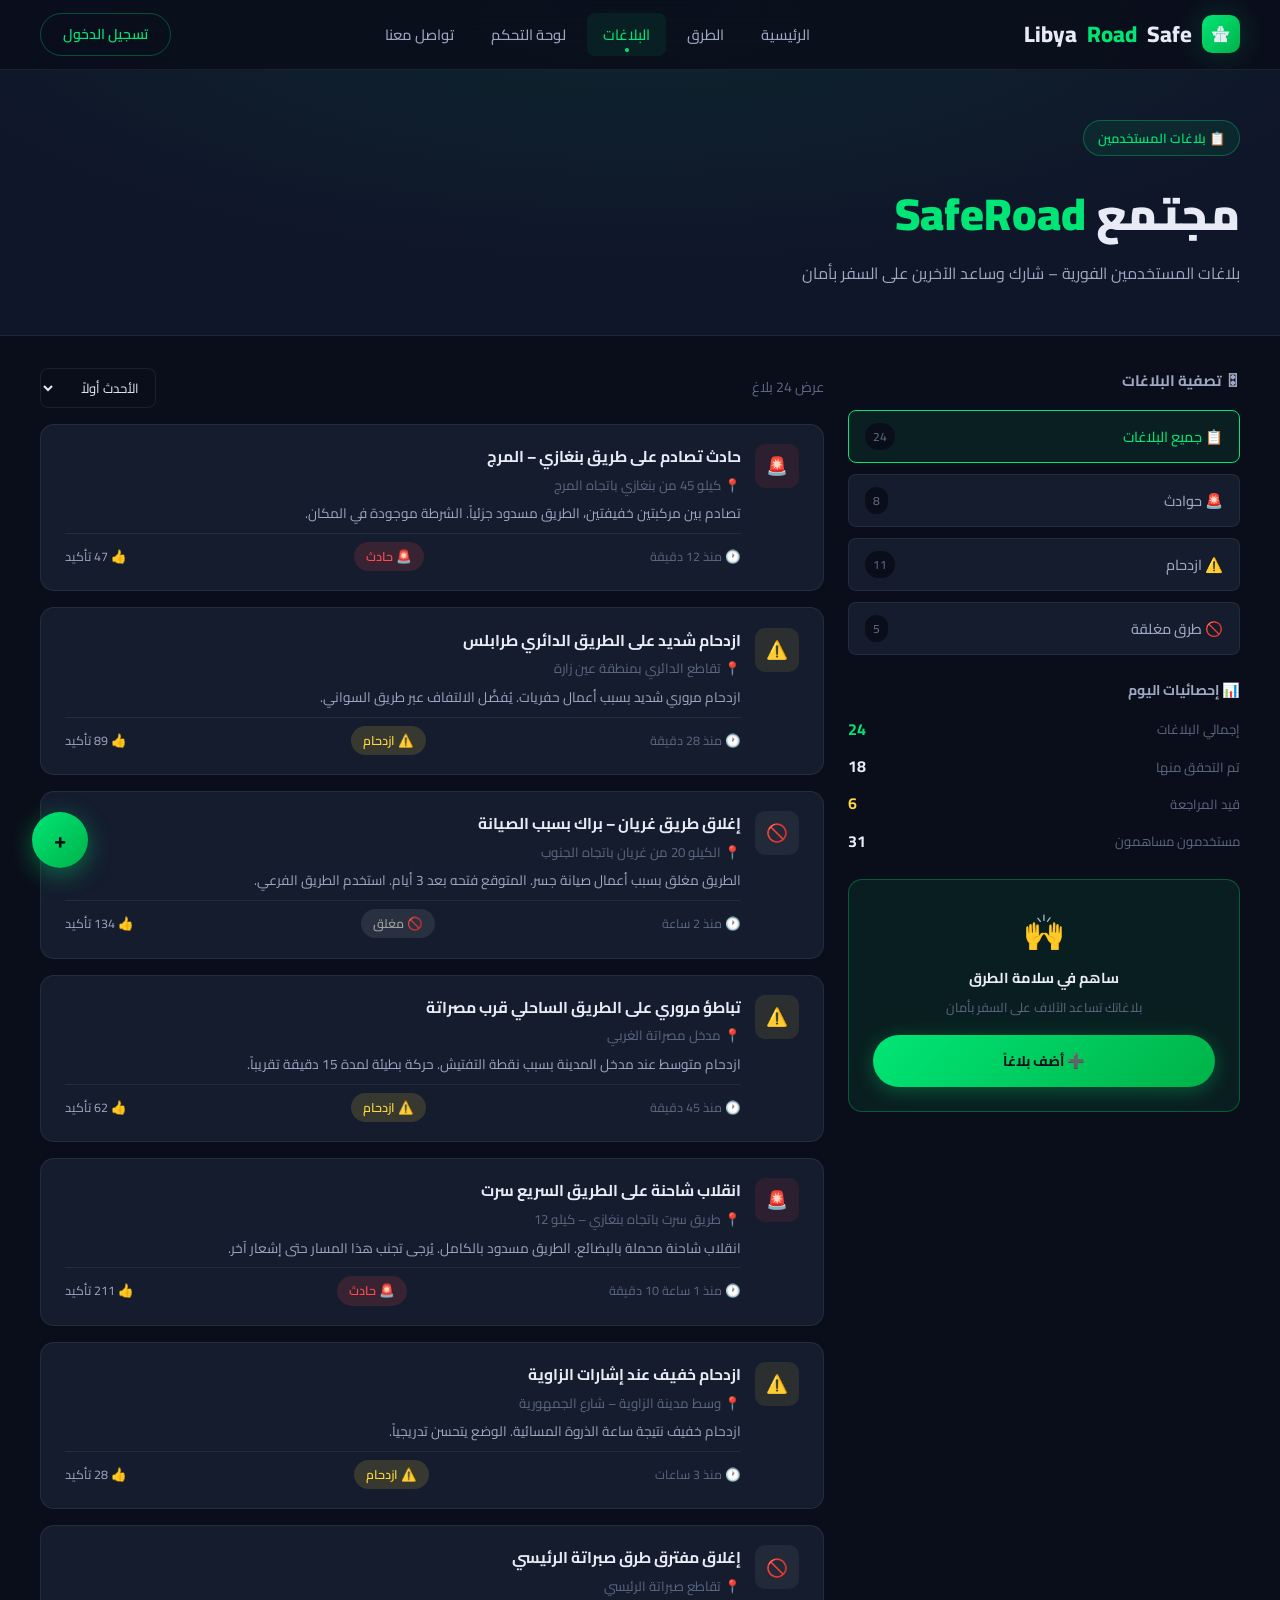
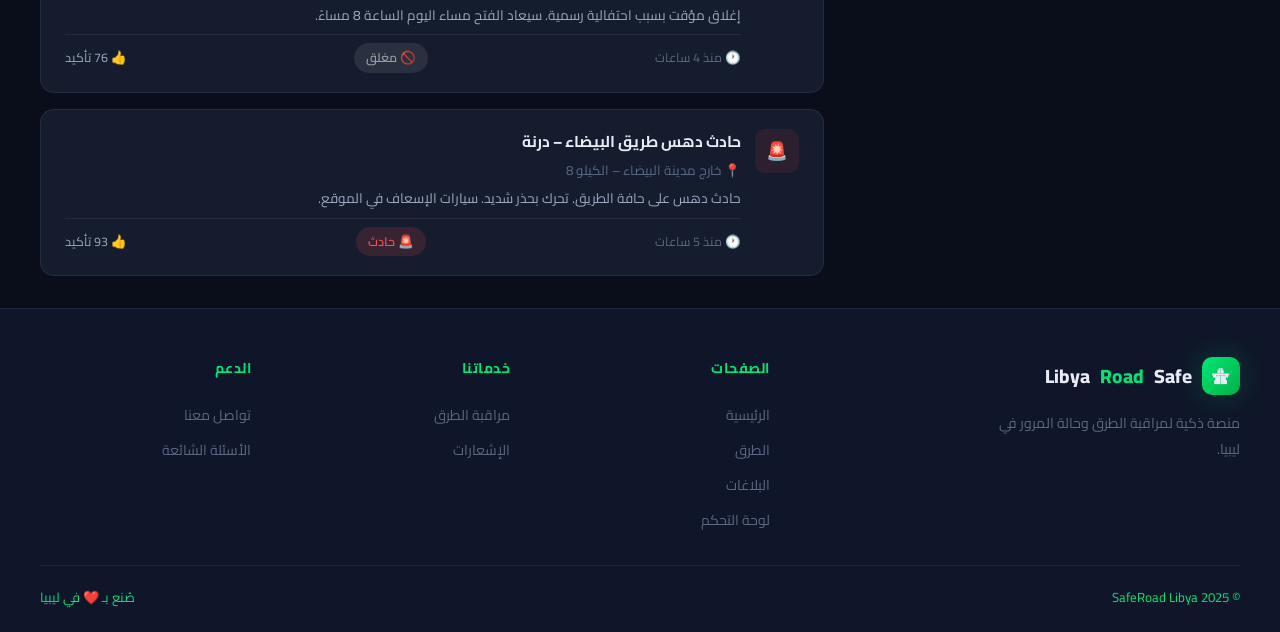
<file: reports.html>
<!DOCTYPE html>
<html lang="ar" dir="rtl">
<head>
  <meta charset="UTF-8" />
  <meta name="viewport" content="width=device-width, initial-scale=1.0" />
  <title>البلاغات – SafeRoad Libya</title>
  <style>
/* =============================================
   SafeRoad Libya - style.css
   تصميم احترافي - داكن + أخضر + أبيض
   ============================================= */

/* === الخطوط === */
@import url('https://fonts.googleapis.com/css2?family=Cairo:wght@300;400;500;600;700;800;900&family=Tajawal:wght@300;400;500;700;800&display=swap');

/* === متغيرات الألوان === */
:root {
  --bg-primary:    #0a0e1a;
  --bg-secondary:  #0f1629;
  --bg-card:       #141c2e;
  --bg-card-hover: #1a2540;
  --green-main:    #00e676;
  --green-dark:    #00b248;
  --green-glow:    rgba(0, 230, 118, 0.18);
  --green-subtle:  rgba(0, 230, 118, 0.08);
  --accent-red:    #ff4b4b;
  --accent-yellow: #ffd740;
  --accent-gray:   #9e9e9e;
  --text-primary:  #e8eaf6;
  --text-secondary:#9ea8c2;
  --text-muted:    #5c6882;
  --border:        rgba(255,255,255,0.07);
  --border-green:  rgba(0, 230, 118, 0.3);
  --shadow-card:   0 8px 32px rgba(0,0,0,0.4);
  --shadow-green:  0 0 30px rgba(0, 230, 118, 0.2);
  --radius:        14px;
  --radius-sm:     8px;
  --transition:    all 0.3s cubic-bezier(0.4, 0, 0.2, 1);
}

/* === إعادة تعيين === */
*, *::before, *::after { box-sizing: border-box; margin: 0; padding: 0; }

html {
  scroll-behavior: smooth;
  font-size: 16px;
}

body {
  font-family: 'Cairo', 'Tajawal', sans-serif;
  background: var(--bg-primary);
  color: var(--text-primary);
  direction: rtl;
  text-align: right;
  line-height: 1.7;
  overflow-x: hidden;
  opacity: 0;
  transition: opacity 0.4s ease;
}

a { text-decoration: none; color: inherit; transition: var(--transition); }
ul, ol { list-style: none; }
img { max-width: 100%; display: block; }
button { cursor: pointer; font-family: inherit; border: none; outline: none; }
input, textarea, select { font-family: inherit; direction: rtl; }

/* === شريط التمرير === */
::-webkit-scrollbar { width: 6px; }
::-webkit-scrollbar-track { background: var(--bg-primary); }
::-webkit-scrollbar-thumb { background: var(--green-dark); border-radius: 3px; }

/* =============================================
   NAVBAR
   ============================================= */
.navbar {
  position: fixed;
  top: 0; right: 0; left: 0;
  z-index: 1000;
  display: flex;
  align-items: center;
  justify-content: space-between;
  padding: 0 2.5rem;
  height: 70px;
  background: rgba(10, 14, 26, 0.85);
  backdrop-filter: blur(20px);
  border-bottom: 1px solid var(--border);
  transition: var(--transition);
}

.navbar.scrolled {
  background: rgba(10, 14, 26, 0.98);
  box-shadow: 0 4px 30px rgba(0,0,0,0.5);
}

.nav-logo {
  display: flex;
  align-items: center;
  gap: 10px;
  font-size: 1.4rem;
  font-weight: 800;
  color: var(--text-primary);
}

.nav-logo .logo-icon {
  width: 38px; height: 38px;
  background: linear-gradient(135deg, var(--green-main), var(--green-dark));
  border-radius: 10px;
  display: flex; align-items: center; justify-content: center;
  font-size: 1.1rem;
  box-shadow: var(--shadow-green);
}

.nav-logo span { color: var(--green-main); }

.nav-links {
  display: flex;
  align-items: center;
  gap: 0.3rem;
}

.nav-links a {
  padding: 8px 16px;
  border-radius: var(--radius-sm);
  font-size: 0.92rem;
  font-weight: 500;
  color: var(--text-secondary);
  transition: var(--transition);
  position: relative;
}

.nav-links a:hover,
.nav-links a.active {
  color: var(--green-main);
  background: var(--green-subtle);
}

.nav-links a.active::after {
  content: '';
  position: absolute;
  bottom: 4px; left: 50%; transform: translateX(-50%);
  width: 4px; height: 4px;
  background: var(--green-main);
  border-radius: 50%;
}

.nav-actions {
  display: flex;
  align-items: center;
  gap: 12px;
}

.btn-nav-login {
  padding: 9px 22px;
  border-radius: 50px;
  background: transparent;
  border: 1px solid var(--border-green);
  color: var(--green-main);
  font-size: 0.88rem;
  font-weight: 600;
  transition: var(--transition);
}

.btn-nav-login:hover {
  background: var(--green-subtle);
  box-shadow: var(--shadow-green);
}

/* Mobile Menu Button */
.hamburger {
  display: none;
  flex-direction: column;
  gap: 5px;
  background: none;
  border: none;
  padding: 6px;
  cursor: pointer;
}

.hamburger span {
  width: 24px; height: 2px;
  background: var(--text-primary);
  border-radius: 2px;
  transition: var(--transition);
  display: block;
}

.hamburger.open span:nth-child(1) { transform: translateY(7px) rotate(45deg); }
.hamburger.open span:nth-child(2) { opacity: 0; }
.hamburger.open span:nth-child(3) { transform: translateY(-7px) rotate(-45deg); }

.mobile-menu {
  display: none;
  position: fixed;
  top: 70px; right: 0; left: 0;
  background: var(--bg-secondary);
  border-bottom: 1px solid var(--border);
  padding: 1.5rem;
  z-index: 999;
  flex-direction: column;
  gap: 8px;
  animation: slideDown 0.3s ease;
}

.mobile-menu.open { display: flex; }

.mobile-menu a {
  padding: 12px 16px;
  border-radius: var(--radius-sm);
  font-size: 1rem;
  font-weight: 500;
  color: var(--text-secondary);
  border-bottom: 1px solid var(--border);
  transition: var(--transition);
}

.mobile-menu a:last-child { border-bottom: none; }
.mobile-menu a:hover, .mobile-menu a.active { color: var(--green-main); background: var(--green-subtle); }

@keyframes slideDown {
  from { opacity: 0; transform: translateY(-10px); }
  to   { opacity: 1; transform: translateY(0); }
}

/* =============================================
   BUTTONS
   ============================================= */
.btn-primary {
  display: inline-flex;
  align-items: center;
  gap: 8px;
  padding: 13px 28px;
  background: linear-gradient(135deg, var(--green-main), var(--green-dark));
  color: #0a0e1a;
  border-radius: 50px;
  font-weight: 700;
  font-size: 0.95rem;
  border: none;
  transition: var(--transition);
  box-shadow: 0 4px 20px rgba(0, 230, 118, 0.3);
}

.btn-primary:hover {
  transform: translateY(-2px);
  box-shadow: 0 8px 30px rgba(0, 230, 118, 0.45);
}

.btn-secondary {
  display: inline-flex;
  align-items: center;
  gap: 8px;
  padding: 12px 26px;
  background: transparent;
  color: var(--text-primary);
  border-radius: 50px;
  font-weight: 600;
  font-size: 0.95rem;
  border: 1px solid var(--border);
  transition: var(--transition);
}

.btn-secondary:hover {
  border-color: var(--green-main);
  color: var(--green-main);
  background: var(--green-subtle);
}

.btn-outline-green {
  display: inline-flex;
  align-items: center;
  gap: 8px;
  padding: 10px 22px;
  background: transparent;
  color: var(--green-main);
  border-radius: var(--radius-sm);
  font-weight: 600;
  font-size: 0.88rem;
  border: 1px solid var(--border-green);
  transition: var(--transition);
}

.btn-outline-green:hover {
  background: var(--green-subtle);
  box-shadow: var(--shadow-green);
}

/* =============================================
   CARDS
   ============================================= */
.card {
  background: var(--bg-card);
  border: 1px solid var(--border);
  border-radius: var(--radius);
  padding: 1.5rem;
  transition: var(--transition);
  position: relative;
  overflow: hidden;
}

.card:hover {
  border-color: var(--border-green);
  box-shadow: var(--shadow-card);
  transform: translateY(-3px);
}

.card::before {
  content: '';
  position: absolute;
  top: 0; right: 0; left: 0;
  height: 2px;
  background: linear-gradient(90deg, transparent, var(--green-main), transparent);
  opacity: 0;
  transition: var(--transition);
}

.card:hover::before { opacity: 1; }

/* =============================================
   BADGES / STATUS
   ============================================= */
.badge {
  display: inline-flex;
  align-items: center;
  gap: 5px;
  padding: 4px 12px;
  border-radius: 50px;
  font-size: 0.78rem;
  font-weight: 600;
}

.badge-safe    { background: rgba(0,230,118,0.15); color: var(--green-main); }
.badge-danger  { background: rgba(255,75,75,0.15);  color: var(--accent-red); }
.badge-warning { background: rgba(255,215,64,0.15); color: var(--accent-yellow); }
.badge-closed  { background: rgba(158,158,158,0.15);color: var(--accent-gray); }

.status-dot {
  width: 7px; height: 7px;
  border-radius: 50%;
  display: inline-block;
}
.status-dot.safe    { background: var(--green-main); box-shadow: 0 0 6px var(--green-main); animation: pulse-green 2s infinite; }
.status-dot.danger  { background: var(--accent-red); box-shadow: 0 0 6px var(--accent-red); animation: pulse-red 2s infinite; }
.status-dot.warning { background: var(--accent-yellow); }
.status-dot.closed  { background: var(--accent-gray); }

@keyframes pulse-green {
  0%, 100% { box-shadow: 0 0 6px var(--green-main); }
  50%       { box-shadow: 0 0 14px var(--green-main); }
}
@keyframes pulse-red {
  0%, 100% { box-shadow: 0 0 6px var(--accent-red); }
  50%       { box-shadow: 0 0 14px var(--accent-red); }
}

/* =============================================
   SECTION TITLES
   ============================================= */
.section-label {
  display: inline-flex;
  align-items: center;
  gap: 8px;
  padding: 6px 14px;
  background: var(--green-subtle);
  border: 1px solid var(--border-green);
  border-radius: 50px;
  color: var(--green-main);
  font-size: 0.82rem;
  font-weight: 600;
  margin-bottom: 1.2rem;
}

.section-title {
  font-size: clamp(1.6rem, 3vw, 2.4rem);
  font-weight: 800;
  color: var(--text-primary);
  line-height: 1.3;
  margin-bottom: 0.8rem;
}

.section-title span { color: var(--green-main); }

.section-desc {
  color: var(--text-secondary);
  font-size: 1rem;
  max-width: 560px;
  margin-bottom: 2.5rem;
}

/* =============================================
   FORMS & INPUTS
   ============================================= */
.form-group {
  display: flex;
  flex-direction: column;
  gap: 8px;
  margin-bottom: 1.2rem;
}

.form-group label {
  font-size: 0.9rem;
  font-weight: 600;
  color: var(--text-secondary);
}

.form-control {
  padding: 13px 16px;
  background: var(--bg-primary);
  border: 1px solid var(--border);
  border-radius: var(--radius-sm);
  color: var(--text-primary);
  font-size: 0.95rem;
  transition: var(--transition);
  width: 100%;
}

.form-control:focus {
  border-color: var(--green-main);
  outline: none;
  box-shadow: 0 0 0 3px var(--green-glow);
}

.form-control::placeholder { color: var(--text-muted); }

select.form-control option { background: var(--bg-secondary); }

/* =============================================
   FOOTER
   ============================================= */
.footer {
  background: var(--bg-secondary);
  border-top: 1px solid var(--border);
  padding: 3rem 2.5rem 1.5rem;
}

.footer-grid {
  display: grid;
  grid-template-columns: 2fr 1fr 1fr 1fr;
  gap: 3rem;
  margin-bottom: 2rem;
}

.footer-brand .nav-logo { margin-bottom: 1rem; font-size: 1.2rem; }
.footer-brand p { color: var(--text-muted); font-size: 0.88rem; line-height: 1.8; max-width: 260px; }

.footer-col h4 {
  font-size: 0.88rem;
  font-weight: 700;
  color: var(--green-main);
  margin-bottom: 1.2rem;
  text-transform: uppercase;
  letter-spacing: 0.5px;
}

.footer-col ul { display: flex; flex-direction: column; gap: 8px; }
.footer-col ul a { color: var(--text-muted); font-size: 0.88rem; transition: var(--transition); }
.footer-col ul a:hover { color: var(--green-main); padding-right: 6px; }

.footer-bottom {
  border-top: 1px solid var(--border);
  padding-top: 1.2rem;
  display: flex;
  align-items: center;
  justify-content: space-between;
  color: var(--text-muted);
  font-size: 0.82rem;
}

.footer-bottom span { color: var(--green-main); }

.social-links { display: flex; gap: 10px; }
.social-link {
  width: 34px; height: 34px;
  border-radius: 8px;
  background: var(--bg-card);
  border: 1px solid var(--border);
  display: flex; align-items: center; justify-content: center;
  color: var(--text-muted);
  font-size: 0.9rem;
  transition: var(--transition);
}
.social-link:hover { border-color: var(--green-main); color: var(--green-main); }

/* =============================================
   HERO - index.html
   ============================================= */
.hero {
  min-height: 100vh;
  display: flex;
  align-items: center;
  position: relative;
  padding: 100px 2.5rem 4rem;
  overflow: hidden;
}

.hero-bg {
  position: absolute;
  inset: 0;
  background:
    radial-gradient(ellipse 80% 50% at 50% -10%, rgba(0,230,118,0.12), transparent),
    radial-gradient(ellipse 60% 60% at 80% 100%, rgba(0,178,72,0.08), transparent),
    linear-gradient(180deg, var(--bg-primary) 0%, var(--bg-secondary) 100%);
}

.hero-grid-lines {
  position: absolute;
  inset: 0;
  background-image:
    linear-gradient(rgba(255,255,255,0.025) 1px, transparent 1px),
    linear-gradient(90deg, rgba(255,255,255,0.025) 1px, transparent 1px);
  background-size: 50px 50px;
}

.hero-content {
  position: relative;
  z-index: 2;
  max-width: 680px;
}

.hero-badge {
  display: inline-flex;
  align-items: center;
  gap: 8px;
  padding: 7px 16px;
  background: var(--green-subtle);
  border: 1px solid var(--border-green);
  border-radius: 50px;
  color: var(--green-main);
  font-size: 0.83rem;
  font-weight: 600;
  margin-bottom: 1.5rem;
  animation: fadeInDown 0.6s ease both;
}

.hero-badge .dot { width: 6px; height: 6px; background: var(--green-main); border-radius: 50%; animation: pulse-green 1.5s infinite; }

.hero h1 {
  font-size: clamp(2.2rem, 5vw, 3.8rem);
  font-weight: 900;
  line-height: 1.2;
  margin-bottom: 1.2rem;
  animation: fadeInUp 0.7s ease 0.1s both;
}

.hero h1 .highlight {
  background: linear-gradient(135deg, var(--green-main), #69f0ae);
  -webkit-background-clip: text;
  -webkit-text-fill-color: transparent;
  background-clip: text;
}

.hero p {
  font-size: 1.1rem;
  color: var(--text-secondary);
  margin-bottom: 2rem;
  animation: fadeInUp 0.7s ease 0.2s both;
  max-width: 540px;
}

.hero-actions {
  display: flex;
  gap: 14px;
  flex-wrap: wrap;
  animation: fadeInUp 0.7s ease 0.3s both;
  margin-bottom: 2.5rem;
}

.hero-stats {
  display: flex;
  gap: 2rem;
  animation: fadeInUp 0.7s ease 0.4s both;
}

.hero-stat .num {
  font-size: 1.8rem;
  font-weight: 800;
  color: var(--green-main);
  line-height: 1;
}

.hero-stat .lbl {
  font-size: 0.8rem;
  color: var(--text-muted);
  margin-top: 3px;
}

/* Floating cards */
.hero-visual {
  position: absolute;
  left: 4%;
  top: 50%;
  transform: translateY(-50%);
  display: flex;
  flex-direction: column;
  gap: 14px;
  z-index: 2;
  animation: fadeInLeft 0.8s ease 0.5s both;
}

.float-card {
  background: var(--bg-card);
  border: 1px solid var(--border);
  border-radius: var(--radius);
  padding: 1rem 1.2rem;
  min-width: 200px;
  display: flex;
  align-items: center;
  gap: 12px;
  animation: float 4s ease-in-out infinite;
  backdrop-filter: blur(10px);
}

.float-card:nth-child(2) { animation-delay: 1s; margin-right: 20px; }
.float-card:nth-child(3) { animation-delay: 2s; }

.float-card .icon {
  width: 40px; height: 40px;
  border-radius: 10px;
  display: flex; align-items: center; justify-content: center;
  font-size: 1.1rem;
  flex-shrink: 0;
}

.float-card .info { flex: 1; }
.float-card .info .title { font-size: 0.8rem; color: var(--text-muted); }
.float-card .info .value { font-size: 1rem; font-weight: 700; }

@keyframes float {
  0%, 100% { transform: translateY(0); }
  50%       { transform: translateY(-8px); }
}

/* =============================================
   SEARCH SECTION - index.html
   ============================================= */
.search-section {
  padding: 0 2.5rem 4rem;
  position: relative;
  z-index: 2;
}

.search-box {
  background: var(--bg-card);
  border: 1px solid var(--border);
  border-radius: var(--radius);
  padding: 2rem;
  max-width: 800px;
  margin: 0 auto;
  box-shadow: var(--shadow-card);
  position: relative;
  top: -30px;
}

.search-box h3 {
  font-size: 1.1rem;
  font-weight: 700;
  margin-bottom: 1.2rem;
  color: var(--text-primary);
}

.search-row {
  display: grid;
  grid-template-columns: 1fr 1fr auto;
  gap: 12px;
  align-items: end;
}

.search-row .btn-primary { white-space: nowrap; height: 48px; }

/* =============================================
   STATUS CARDS SECTION
   ============================================= */
.status-section {
  padding: 3rem 2.5rem;
  background: var(--bg-secondary);
}

.status-grid {
  display: grid;
  grid-template-columns: repeat(4, 1fr);
  gap: 1.2rem;
  margin-top: 2rem;
}

.status-card {
  background: var(--bg-card);
  border: 1px solid var(--border);
  border-radius: var(--radius);
  padding: 1.5rem;
  transition: var(--transition);
  cursor: pointer;
  position: relative;
  overflow: hidden;
}

.status-card::after {
  content: '';
  position: absolute;
  bottom: 0; right: 0; left: 0;
  height: 3px;
  border-radius: 0 0 var(--radius) var(--radius);
  transition: var(--transition);
}

.status-card.safe::after   { background: var(--green-main); }
.status-card.danger::after { background: var(--accent-red); }
.status-card.warn::after   { background: var(--accent-yellow); }
.status-card.closed::after { background: var(--accent-gray); }

.status-card:hover { transform: translateY(-4px); border-color: rgba(255,255,255,0.15); }

.status-card .sc-icon {
  width: 50px; height: 50px;
  border-radius: 12px;
  display: flex; align-items: center; justify-content: center;
  font-size: 1.3rem;
  margin-bottom: 1rem;
}

.status-card.safe   .sc-icon { background: rgba(0,230,118,0.1);  color: var(--green-main); }
.status-card.danger .sc-icon { background: rgba(255,75,75,0.1);  color: var(--accent-red); }
.status-card.warn   .sc-icon { background: rgba(255,215,64,0.1); color: var(--accent-yellow); }
.status-card.closed .sc-icon { background: rgba(158,158,158,0.1);color: var(--accent-gray); }

.status-card .sc-num {
  font-size: 2.4rem;
  font-weight: 900;
  line-height: 1;
  margin-bottom: 4px;
}

.status-card.safe   .sc-num { color: var(--green-main); }
.status-card.danger .sc-num { color: var(--accent-red); }
.status-card.warn   .sc-num { color: var(--accent-yellow); }
.status-card.closed .sc-num { color: var(--accent-gray); }

.status-card .sc-label { font-size: 0.9rem; color: var(--text-secondary); font-weight: 500; }
.status-card .sc-sub   { font-size: 0.78rem; color: var(--text-muted); margin-top: 6px; }

/* =============================================
   FEATURED ROADS - index.html
   ============================================= */
.roads-section { padding: 4rem 2.5rem; }

.roads-list { display: flex; flex-direction: column; gap: 1rem; }

.road-item {
  background: var(--bg-card);
  border: 1px solid var(--border);
  border-radius: var(--radius);
  padding: 1.2rem 1.5rem;
  display: flex;
  align-items: center;
  gap: 1.2rem;
  transition: var(--transition);
}

.road-item:hover { border-color: var(--border-green); transform: translateX(-4px); }

.road-item .road-num {
  width: 42px; height: 42px;
  background: var(--bg-primary);
  border: 1px solid var(--border);
  border-radius: 10px;
  display: flex; align-items: center; justify-content: center;
  font-size: 0.8rem;
  font-weight: 700;
  color: var(--text-muted);
  flex-shrink: 0;
}

.road-item .road-info { flex: 1; }
.road-item .road-name { font-weight: 700; font-size: 1rem; color: var(--text-primary); }
.road-item .road-cities { font-size: 0.83rem; color: var(--text-muted); margin-top: 2px; }

.road-item .road-meta {
  display: flex;
  align-items: center;
  gap: 1rem;
  flex-shrink: 0;
}

.road-item .road-dist { font-size: 0.85rem; color: var(--text-secondary); }
.road-item .road-time { font-size: 0.85rem; color: var(--text-muted); }

/* =============================================
   STATISTICS - index.html
   ============================================= */
.stats-section {
  padding: 4rem 2.5rem;
  background: var(--bg-secondary);
}

.stats-grid {
  display: grid;
  grid-template-columns: repeat(4, 1fr);
  gap: 2rem;
  text-align: center;
}

.stat-item { padding: 1.5rem; }
.stat-item .num {
  font-size: clamp(2rem, 4vw, 3rem);
  font-weight: 900;
  color: var(--green-main);
  line-height: 1;
  display: block;
}
.stat-item .unit { font-size: 1.2rem; }
.stat-item .label { color: var(--text-secondary); font-size: 0.9rem; margin-top: 6px; }
.stat-divider {
  width: 1px;
  background: var(--border);
  margin: 1rem 0;
  height: auto;
}

/* =============================================
   ROADS PAGE - roads.html
   ============================================= */
.page-header {
  padding: 120px 2.5rem 3rem;
  background: var(--bg-secondary);
  border-bottom: 1px solid var(--border);
  position: relative;
  overflow: hidden;
}

.page-header::before {
  content: '';
  position: absolute;
  top: 0; right: 0; left: 0;
  height: 100%;
  background: radial-gradient(ellipse 60% 80% at 50% 0%, rgba(0,230,118,0.07), transparent);
}

.page-header-content { position: relative; z-index: 1; }
.page-header h1 { font-size: clamp(1.8rem, 3.5vw, 2.8rem); font-weight: 900; margin-bottom: 0.5rem; }
.page-header p  { color: var(--text-secondary); }

/* Map */
.map-container {
  background: var(--bg-card);
  border: 1px solid var(--border);
  border-radius: var(--radius);
  overflow: hidden;
  height: 420px;
  position: relative;
}

.map-placeholder {
  width: 100%; height: 100%;
  display: flex;
  flex-direction: column;
  align-items: center;
  justify-content: center;
  background: linear-gradient(135deg, #0d1520, #0a1a12);
  position: relative;
  overflow: hidden;
}

/* SVG Road Map */
.map-svg { width: 100%; height: 100%; }

.map-legend {
  position: absolute;
  bottom: 14px;
  right: 14px;
  background: rgba(10,14,26,0.88);
  border: 1px solid var(--border);
  border-radius: var(--radius-sm);
  padding: 10px 14px;
  display: flex;
  gap: 14px;
  backdrop-filter: blur(10px);
}

.legend-item {
  display: flex;
  align-items: center;
  gap: 6px;
  font-size: 0.78rem;
  color: var(--text-secondary);
}

.legend-line {
  width: 20px; height: 3px;
  border-radius: 2px;
}

.roads-page-layout {
  display: grid;
  grid-template-columns: 1fr 1.5fr;
  gap: 1.5rem;
  padding: 2rem 2.5rem;
  align-items: start;
}

.search-panel { display: flex; flex-direction: column; gap: 1rem; }

.route-result-card {
  background: var(--bg-card);
  border: 1px solid var(--border);
  border-radius: var(--radius);
  padding: 1.2rem 1.5rem;
  transition: var(--transition);
}

.route-result-card:hover { border-color: var(--border-green); }

.route-result-header {
  display: flex;
  align-items: center;
  justify-content: space-between;
  margin-bottom: 10px;
}

.route-cities {
  font-weight: 700;
  font-size: 1.05rem;
  display: flex;
  align-items: center;
  gap: 8px;
}

.route-cities .arrow { color: var(--text-muted); font-size: 0.85rem; }

.route-meta {
  display: flex;
  gap: 1.2rem;
  margin-top: 10px;
  padding-top: 10px;
  border-top: 1px solid var(--border);
}

.route-meta-item { display: flex; flex-direction: column; }
.route-meta-item .rm-label { font-size: 0.75rem; color: var(--text-muted); }
.route-meta-item .rm-value { font-size: 0.9rem; font-weight: 600; color: var(--text-primary); }

/* =============================================
   REPORTS PAGE - reports.html
   ============================================= */
.reports-layout {
  display: grid;
  grid-template-columns: 1fr 2fr;
  gap: 1.5rem;
  padding: 2rem 2.5rem;
  align-items: start;
}

.filter-panel { display: flex; flex-direction: column; gap: 0.7rem; }

.filter-btn {
  display: flex;
  align-items: center;
  gap: 10px;
  padding: 12px 16px;
  border-radius: var(--radius-sm);
  background: var(--bg-card);
  border: 1px solid var(--border);
  color: var(--text-secondary);
  font-size: 0.9rem;
  font-weight: 500;
  width: 100%;
  text-align: right;
  transition: var(--transition);
  cursor: pointer;
}

.filter-btn:hover, .filter-btn.active {
  border-color: var(--green-main);
  color: var(--green-main);
  background: var(--green-subtle);
}

.filter-btn .count {
  margin-right: auto;
  background: var(--bg-primary);
  padding: 2px 8px;
  border-radius: 50px;
  font-size: 0.75rem;
  color: var(--text-muted);
}

.report-card {
  background: var(--bg-card);
  border: 1px solid var(--border);
  border-radius: var(--radius);
  padding: 1.2rem 1.5rem;
  transition: var(--transition);
  display: flex;
  gap: 14px;
}

.report-card:hover { border-color: var(--border-green); transform: translateX(-4px); }

.report-card .report-icon {
  width: 44px; height: 44px;
  border-radius: 10px;
  display: flex; align-items: center; justify-content: center;
  font-size: 1.1rem;
  flex-shrink: 0;
}

.report-card.danger  .report-icon { background: rgba(255,75,75,0.1);  color: var(--accent-red); }
.report-card.warning .report-icon { background: rgba(255,215,64,0.1); color: var(--accent-yellow); }
.report-card.closed  .report-icon { background: rgba(158,158,158,0.1);color: var(--accent-gray); }
.report-card.safe    .report-icon { background: rgba(0,230,118,0.1);  color: var(--green-main); }

.report-card .report-body { flex: 1; }
.report-card .report-title { font-weight: 700; font-size: 0.98rem; margin-bottom: 4px; }
.report-card .report-location { font-size: 0.83rem; color: var(--text-muted); margin-bottom: 6px; display: flex; align-items: center; gap: 4px; }
.report-card .report-desc { font-size: 0.85rem; color: var(--text-secondary); line-height: 1.6; }
.report-card .report-footer { display: flex; align-items: center; justify-content: space-between; margin-top: 8px; padding-top: 8px; border-top: 1px solid var(--border); }
.report-card .report-time { font-size: 0.78rem; color: var(--text-muted); display: flex; align-items: center; gap: 4px; }
.report-card .report-votes { font-size: 0.78rem; color: var(--text-secondary); display: flex; align-items: center; gap: 4px; }

/* Add Report Button */
.fab {
  position: fixed;
  bottom: 2rem;
  left: 2rem;
  width: 56px; height: 56px;
  border-radius: 50%;
  background: linear-gradient(135deg, var(--green-main), var(--green-dark));
  color: #0a0e1a;
  display: flex; align-items: center; justify-content: center;
  font-size: 1.4rem;
  font-weight: 700;
  box-shadow: 0 6px 24px rgba(0,230,118,0.4);
  border: none;
  cursor: pointer;
  transition: var(--transition);
  z-index: 100;
}

.fab:hover { transform: scale(1.1) rotate(45deg); box-shadow: 0 8px 32px rgba(0,230,118,0.6); }

/* Modal */
.modal-overlay {
  display: none;
  position: fixed;
  inset: 0;
  background: rgba(0,0,0,0.75);
  z-index: 2000;
  align-items: center;
  justify-content: center;
  backdrop-filter: blur(4px);
}

.modal-overlay.open { display: flex; }

.modal {
  background: var(--bg-card);
  border: 1px solid var(--border);
  border-radius: var(--radius);
  padding: 2rem;
  width: 90%;
  max-width: 500px;
  animation: scaleIn 0.3s ease;
}

@keyframes scaleIn {
  from { opacity: 0; transform: scale(0.9); }
  to   { opacity: 1; transform: scale(1); }
}

.modal-header { display: flex; align-items: center; justify-content: space-between; margin-bottom: 1.5rem; }
.modal-header h3 { font-size: 1.1rem; font-weight: 700; }

.modal-close {
  width: 32px; height: 32px;
  border-radius: 8px;
  background: var(--bg-primary);
  border: 1px solid var(--border);
  color: var(--text-muted);
  display: flex; align-items: center; justify-content: center;
  cursor: pointer;
  transition: var(--transition);
  font-size: 1rem;
}

.modal-close:hover { border-color: var(--accent-red); color: var(--accent-red); }

/* =============================================
   DASHBOARD - dashboard.html
   ============================================= */
.dashboard-grid {
  display: grid;
  grid-template-columns: repeat(4, 1fr);
  gap: 1.2rem;
  padding: 2rem 2.5rem 1.5rem;
}

.dash-card {
  background: var(--bg-card);
  border: 1px solid var(--border);
  border-radius: var(--radius);
  padding: 1.4rem;
  position: relative;
  overflow: hidden;
  transition: var(--transition);
}

.dash-card:hover { transform: translateY(-3px); box-shadow: var(--shadow-card); }

.dash-card .dc-icon {
  width: 48px; height: 48px;
  border-radius: 12px;
  display: flex; align-items: center; justify-content: center;
  font-size: 1.2rem;
  margin-bottom: 1rem;
}

.dash-card.green  .dc-icon { background: rgba(0,230,118,0.1);  color: var(--green-main); }
.dash-card.red    .dc-icon { background: rgba(255,75,75,0.1);  color: var(--accent-red); }
.dash-card.yellow .dc-icon { background: rgba(255,215,64,0.1); color: var(--accent-yellow); }
.dash-card.gray   .dc-icon { background: rgba(158,158,158,0.1);color: var(--accent-gray); }

.dash-card .dc-num {
  font-size: 2.2rem;
  font-weight: 900;
  line-height: 1;
  margin-bottom: 4px;
}

.dash-card.green  .dc-num { color: var(--green-main); }
.dash-card.red    .dc-num { color: var(--accent-red); }
.dash-card.yellow .dc-num { color: var(--accent-yellow); }
.dash-card.gray   .dc-num { color: var(--accent-gray); }

.dash-card .dc-label { font-size: 0.9rem; color: var(--text-secondary); }
.dash-card .dc-change { font-size: 0.78rem; color: var(--text-muted); margin-top: 8px; }
.dash-card .dc-change.up   { color: var(--green-main); }
.dash-card .dc-change.down { color: var(--accent-red); }

/* Progress bar */
.progress-bar {
  height: 4px;
  background: var(--bg-primary);
  border-radius: 2px;
  margin-top: 10px;
  overflow: hidden;
}

.progress-fill {
  height: 100%;
  border-radius: 2px;
  transition: width 1s ease;
}

.dash-card.green  .progress-fill { background: var(--green-main); }
.dash-card.red    .progress-fill { background: var(--accent-red); }
.dash-card.yellow .progress-fill { background: var(--accent-yellow); }
.dash-card.gray   .progress-fill { background: var(--accent-gray); }

/* Tips Section */
.tips-grid {
  display: grid;
  grid-template-columns: repeat(3, 1fr);
  gap: 1.2rem;
  padding: 0 2.5rem 3rem;
}

.tip-card {
  background: var(--bg-card);
  border: 1px solid var(--border);
  border-radius: var(--radius);
  padding: 1.4rem;
  transition: var(--transition);
}

.tip-card:hover { border-color: var(--border-green); transform: translateY(-3px); }

.tip-card .tip-num {
  font-size: 2.5rem;
  font-weight: 900;
  color: var(--green-subtle);
  color: rgba(0,230,118,0.12);
  line-height: 1;
  margin-bottom: 0.5rem;
}

.tip-card h4 { font-size: 0.98rem; font-weight: 700; margin-bottom: 6px; }
.tip-card p  { font-size: 0.85rem; color: var(--text-muted); line-height: 1.7; }

/* =============================================
   CONTACT PAGE - contact.html
   ============================================= */
.contact-layout {
  display: grid;
  grid-template-columns: 1fr 1.6fr;
  gap: 2rem;
  padding: 3rem 2.5rem;
  align-items: start;
}

.contact-info { display: flex; flex-direction: column; gap: 1rem; }

.contact-card {
  background: var(--bg-card);
  border: 1px solid var(--border);
  border-radius: var(--radius);
  padding: 1.3rem 1.5rem;
  display: flex;
  align-items: center;
  gap: 14px;
  transition: var(--transition);
}

.contact-card:hover { border-color: var(--border-green); }

.contact-card .cc-icon {
  width: 44px; height: 44px;
  border-radius: 10px;
  background: var(--green-subtle);
  border: 1px solid var(--border-green);
  display: flex; align-items: center; justify-content: center;
  font-size: 1.1rem;
  color: var(--green-main);
  flex-shrink: 0;
}

.contact-card .cc-info { flex: 1; }
.contact-card .cc-label { font-size: 0.78rem; color: var(--text-muted); }
.contact-card .cc-value { font-size: 0.92rem; font-weight: 600; }

.contact-form-wrap {
  background: var(--bg-card);
  border: 1px solid var(--border);
  border-radius: var(--radius);
  padding: 2rem;
}

.contact-form-wrap h3 { font-size: 1.2rem; font-weight: 700; margin-bottom: 1.5rem; }

textarea.form-control { resize: vertical; min-height: 120px; }

/* =============================================
   LOGIN PAGE - login.html
   ============================================= */
.login-page {
  min-height: 100vh;
  display: flex;
  align-items: center;
  justify-content: center;
  padding: 2rem;
  background: var(--bg-primary);
  position: relative;
  overflow: hidden;
}

.login-page::before {
  content: '';
  position: absolute;
  inset: 0;
  background:
    radial-gradient(ellipse 70% 70% at 20% 80%, rgba(0,230,118,0.08), transparent),
    radial-gradient(ellipse 50% 50% at 80% 20%, rgba(0,178,72,0.06), transparent);
}

.login-grid-lines {
  position: absolute;
  inset: 0;
  background-image:
    linear-gradient(rgba(255,255,255,0.02) 1px, transparent 1px),
    linear-gradient(90deg, rgba(255,255,255,0.02) 1px, transparent 1px);
  background-size: 60px 60px;
}

.login-card {
  position: relative;
  z-index: 2;
  background: rgba(20, 28, 46, 0.7);
  border: 1px solid rgba(255,255,255,0.08);
  border-radius: 20px;
  padding: 2.5rem;
  width: 100%;
  max-width: 420px;
  backdrop-filter: blur(20px);
  box-shadow: 0 20px 60px rgba(0,0,0,0.5);
  animation: scaleIn 0.4s ease;
}

.login-logo {
  text-align: center;
  margin-bottom: 2rem;
}

.login-logo .logo-circle {
  width: 64px; height: 64px;
  background: linear-gradient(135deg, var(--green-main), var(--green-dark));
  border-radius: 16px;
  display: flex; align-items: center; justify-content: center;
  font-size: 1.8rem;
  margin: 0 auto 1rem;
  box-shadow: 0 8px 24px rgba(0,230,118,0.35);
}

.login-logo h2 { font-size: 1.4rem; font-weight: 800; }
.login-logo p  { color: var(--text-muted); font-size: 0.85rem; }

.login-divider {
  text-align: center;
  position: relative;
  margin: 1rem 0;
  color: var(--text-muted);
  font-size: 0.8rem;
}

.login-divider::before, .login-divider::after {
  content: '';
  position: absolute;
  top: 50%;
  width: 42%;
  height: 1px;
  background: var(--border);
}

.login-divider::before { right: 0; }
.login-divider::after  { left: 0; }

.remember-row {
  display: flex;
  align-items: center;
  justify-content: space-between;
  margin-bottom: 1.2rem;
}

.checkbox-label {
  display: flex;
  align-items: center;
  gap: 8px;
  font-size: 0.88rem;
  color: var(--text-secondary);
  cursor: pointer;
}

.checkbox-label input[type="checkbox"] { accent-color: var(--green-main); width: 16px; height: 16px; }

.login-footer {
  text-align: center;
  margin-top: 1.5rem;
  font-size: 0.88rem;
  color: var(--text-muted);
}

.login-footer a { color: var(--green-main); font-weight: 600; }
.login-footer a:hover { text-decoration: underline; }

/* Password toggle */
.input-group { position: relative; }
.input-group .form-control { padding-left: 42px; }
.input-toggle {
  position: absolute;
  left: 12px;
  top: 50%;
  transform: translateY(-50%);
  background: none;
  border: none;
  color: var(--text-muted);
  font-size: 1rem;
  cursor: pointer;
  transition: var(--transition);
}
.input-toggle:hover { color: var(--green-main); }

/* =============================================
   ANIMATIONS
   ============================================= */
@keyframes fadeInDown {
  from { opacity: 0; transform: translateY(-20px); }
  to   { opacity: 1; transform: translateY(0); }
}

@keyframes fadeInUp {
  from { opacity: 0; transform: translateY(24px); }
  to   { opacity: 1; transform: translateY(0); }
}

@keyframes fadeInLeft {
  from { opacity: 0; transform: translateX(30px); }
  to   { opacity: 1; transform: translateX(0); }
}

@keyframes fadeIn {
  from { opacity: 0; }
  to   { opacity: 1; }
}

.animate-in {
  opacity: 0;
  transform: translateY(20px);
  transition: opacity 0.6s ease, transform 0.6s ease;
}

.animate-in.visible {
  opacity: 1;
  transform: none;
}

/* =============================================
   UTILITY
   ============================================= */
.container { max-width: 1280px; margin: 0 auto; padding: 0 2.5rem; }
.section { padding: 4rem 2.5rem; }
.text-center { text-align: center; }
.text-muted  { color: var(--text-muted); }
.text-green  { color: var(--green-main); }
.mt-1 { margin-top: 0.5rem; }
.mt-2 { margin-top: 1rem; }
.mt-3 { margin-top: 1.5rem; }
.mb-1 { margin-bottom: 0.5rem; }
.mb-2 { margin-bottom: 1rem; }
.mb-3 { margin-bottom: 1.5rem; }

.divider { height: 1px; background: var(--border); margin: 0; }

.flex { display: flex; }
.flex-col { flex-direction: column; }
.items-center { align-items: center; }
.justify-between { justify-content: space-between; }
.gap-1 { gap: 0.5rem; }
.gap-2 { gap: 1rem; }
.gap-3 { gap: 1.5rem; }

.reports-list { display: flex; flex-direction: column; gap: 1rem; }

/* =============================================
   RESPONSIVE
   ============================================= */
@media (max-width: 1024px) {
  .status-grid  { grid-template-columns: repeat(2, 1fr); }
  .stats-grid   { grid-template-columns: repeat(2, 1fr); }
  .dashboard-grid { grid-template-columns: repeat(2, 1fr); }
  .footer-grid  { grid-template-columns: 1fr 1fr; gap: 2rem; }
  .roads-page-layout { grid-template-columns: 1fr; }
  .reports-layout { grid-template-columns: 1fr; }
  .contact-layout { grid-template-columns: 1fr; }
  .tips-grid { grid-template-columns: repeat(2, 1fr); }
  .hero-visual { display: none; }
}

@media (max-width: 768px) {
  .navbar { padding: 0 1.2rem; }
  .nav-links, .nav-actions .btn-nav-login { display: none; }
  .hamburger { display: flex; }

  .hero { padding: 90px 1.2rem 3rem; }
  .hero-stats { flex-wrap: wrap; gap: 1.2rem; }

  .search-row { grid-template-columns: 1fr; }

  .status-grid    { grid-template-columns: repeat(2, 1fr); }
  .stats-grid     { grid-template-columns: repeat(2, 1fr); }
  .dashboard-grid { grid-template-columns: repeat(2, 1fr); }
  .tips-grid      { grid-template-columns: 1fr; }
  .footer-grid    { grid-template-columns: 1fr; gap: 1.5rem; }
  .footer-bottom  { flex-direction: column; gap: 1rem; text-align: center; }

  .page-header { padding: 100px 1.2rem 2rem; }
  .roads-page-layout,
  .reports-layout,
  .contact-layout { padding: 1.5rem 1.2rem; }
  .section { padding: 3rem 1.2rem; }
  .status-section, .roads-section, .stats-section { padding: 2.5rem 1.2rem; }
  .dashboard-grid { padding: 1.5rem 1.2rem; }
  .tips-grid { padding: 0 1.2rem 2rem; }

  .road-item { flex-wrap: wrap; }
  .road-item .road-meta { width: 100%; justify-content: flex-start; }
}

@media (max-width: 480px) {
  .status-grid    { grid-template-columns: 1fr; }
  .stats-grid     { grid-template-columns: 1fr; }
  .dashboard-grid { grid-template-columns: 1fr; }
}

</style>
</head>
<body>

  <!-- NAVBAR -->
  <nav class="navbar">
    <a href="index.html" class="nav-logo"><div class="logo-icon">🛣</div>Safe<span>Road</span> Libya</a>
    <ul class="nav-links">
      <li><a href="index.html">الرئيسية</a></li>
      <li><a href="roads.html">الطرق</a></li>
      <li><a href="reports.html" class="active">البلاغات</a></li>
      <li><a href="dashboard.html">لوحة التحكم</a></li>
      <li><a href="contact.html">تواصل معنا</a></li>
    </ul>
    <div class="nav-actions">
      <a href="login.html" class="btn-nav-login">تسجيل الدخول</a>
      <button class="hamburger"><span></span><span></span><span></span></button>
    </div>
  </nav>
  <div class="mobile-menu">
    <a href="index.html">🏠 الرئيسية</a>
    <a href="roads.html">🛣 الطرق</a>
    <a href="reports.html">📋 البلاغات</a>
    <a href="dashboard.html">📊 لوحة التحكم</a>
    <a href="contact.html">📞 تواصل معنا</a>
    <a href="login.html">🔐 تسجيل الدخول</a>
  </div>

  <!-- PAGE HEADER -->
  <div class="page-header">
    <div class="page-header-content">
      <div class="section-label">📋 بلاغات المستخدمين</div>
      <h1>مجتمع <span style="color:var(--green-main)">SafeRoad</span></h1>
      <p class="text-muted">بلاغات المستخدمين الفورية – شارك وساعد الآخرين على السفر بأمان</p>
    </div>
  </div>

  <!-- LAYOUT -->
  <div class="reports-layout">

    <!-- فلتر جانبي -->
    <div>
      <h3 style="font-size:0.95rem;font-weight:700;margin-bottom:1rem;color:var(--text-secondary)">🎛 تصفية البلاغات</h3>

      <div class="filter-panel">
        <button class="filter-btn active" data-filter="all">
          📋 جميع البلاغات <span class="count">24</span>
        </button>
        <button class="filter-btn" data-filter="danger">
          🚨 حوادث <span class="count">8</span>
        </button>
        <button class="filter-btn" data-filter="warning">
          ⚠️ ازدحام <span class="count">11</span>
        </button>
        <button class="filter-btn" data-filter="closed">
          🚫 طرق مغلقة <span class="count">5</span>
        </button>
      </div>

      <!-- إحصائيات سريعة -->
      <div style="margin-top:1.5rem">
        <h3 style="font-size:0.88rem;font-weight:700;margin-bottom:0.8rem;color:var(--text-secondary)">📊 إحصائيات اليوم</h3>
        <div style="display:flex;flex-direction:column;gap:10px">
          <div style="display:flex;justify-content:space-between;align-items:center">
            <span style="font-size:0.82rem;color:var(--text-muted)">إجمالي البلاغات</span>
            <span style="font-weight:700;color:var(--green-main)">24</span>
          </div>
          <div style="display:flex;justify-content:space-between;align-items:center">
            <span style="font-size:0.82rem;color:var(--text-muted)">تم التحقق منها</span>
            <span style="font-weight:700;color:var(--text-primary)">18</span>
          </div>
          <div style="display:flex;justify-content:space-between;align-items:center">
            <span style="font-size:0.82rem;color:var(--text-muted)">قيد المراجعة</span>
            <span style="font-weight:700;color:var(--accent-yellow)">6</span>
          </div>
          <div style="display:flex;justify-content:space-between;align-items:center">
            <span style="font-size:0.82rem;color:var(--text-muted)">مستخدمون مساهمون</span>
            <span style="font-weight:700;color:var(--text-primary)">31</span>
          </div>
        </div>
      </div>

      <!-- نداء للمشاركة -->
      <div class="card" style="margin-top:1.5rem;background:var(--green-subtle);border-color:var(--border-green);text-align:center;padding:1.5rem">
        <div style="font-size:2rem;margin-bottom:0.5rem">🙌</div>
        <h4 style="font-size:0.9rem;margin-bottom:0.4rem">ساهم في سلامة الطرق</h4>
        <p style="font-size:0.8rem;color:var(--text-muted);margin-bottom:1rem">بلاغاتك تساعد الآلاف على السفر بأمان</p>
        <button class="btn-primary" onclick="document.querySelector('.modal-overlay').classList.add('open')" style="width:100%;justify-content:center;font-size:0.88rem">
          ➕ أضف بلاغاً
        </button>
      </div>
    </div>

    <!-- قائمة البلاغات -->
    <div>
      <div style="display:flex;align-items:center;justify-content:space-between;margin-bottom:1rem">
        <span style="font-size:0.88rem;color:var(--text-muted)">عرض 24 بلاغ</span>
        <select class="form-control" style="width:auto;padding:6px 12px;font-size:0.82rem">
          <option>الأحدث أولاً</option>
          <option>الأعلى تقييماً</option>
          <option>حسب النوع</option>
        </select>
      </div>

      <div class="reports-list">

        <!-- بلاغ 1 -->
        <div class="report-card danger animate-in">
          <div class="report-icon">🚨</div>
          <div class="report-body">
            <div class="report-title">حادث تصادم على طريق بنغازي – المرج</div>
            <div class="report-location">📍 كيلو 45 من بنغازي باتجاه المرج</div>
            <div class="report-desc">تصادم بين مركبتين خفيفتين، الطريق مسدود جزئياً. الشرطة موجودة في المكان.</div>
            <div class="report-footer">
              <span class="report-time">🕐 منذ 12 دقيقة</span>
              <span class="badge badge-danger">🚨 حادث</span>
              <span class="report-votes">👍 47 تأكيد</span>
            </div>
          </div>
        </div>

        <!-- بلاغ 2 -->
        <div class="report-card warning animate-in">
          <div class="report-icon">⚠️</div>
          <div class="report-body">
            <div class="report-title">ازدحام شديد على الطريق الدائري طرابلس</div>
            <div class="report-location">📍 تقاطع الدائري بمنطقة عين زارة</div>
            <div class="report-desc">ازدحام مروري شديد بسبب أعمال حفريات. يُفضَّل الالتفاف عبر طريق السواني.</div>
            <div class="report-footer">
              <span class="report-time">🕐 منذ 28 دقيقة</span>
              <span class="badge badge-warning">⚠️ ازدحام</span>
              <span class="report-votes">👍 89 تأكيد</span>
            </div>
          </div>
        </div>

        <!-- بلاغ 3 -->
        <div class="report-card closed animate-in">
          <div class="report-icon">🚫</div>
          <div class="report-body">
            <div class="report-title">إغلاق طريق غريان – براك بسبب الصيانة</div>
            <div class="report-location">📍 الكيلو 20 من غريان باتجاه الجنوب</div>
            <div class="report-desc">الطريق مغلق بسبب أعمال صيانة جسر. المتوقع فتحه بعد 3 أيام. استخدم الطريق الفرعي.</div>
            <div class="report-footer">
              <span class="report-time">🕐 منذ 2 ساعة</span>
              <span class="badge badge-closed">🚫 مغلق</span>
              <span class="report-votes">👍 134 تأكيد</span>
            </div>
          </div>
        </div>

        <!-- بلاغ 4 -->
        <div class="report-card warning animate-in">
          <div class="report-icon">⚠️</div>
          <div class="report-body">
            <div class="report-title">تباطؤ مروري على الطريق الساحلي قرب مصراتة</div>
            <div class="report-location">📍 مدخل مصراتة الغربي</div>
            <div class="report-desc">ازدحام متوسط عند مدخل المدينة بسبب نقطة التفتيش. حركة بطيئة لمدة 15 دقيقة تقريباً.</div>
            <div class="report-footer">
              <span class="report-time">🕐 منذ 45 دقيقة</span>
              <span class="badge badge-warning">⚠️ ازدحام</span>
              <span class="report-votes">👍 62 تأكيد</span>
            </div>
          </div>
        </div>

        <!-- بلاغ 5 -->
        <div class="report-card danger animate-in">
          <div class="report-icon">🚨</div>
          <div class="report-body">
            <div class="report-title">انقلاب شاحنة على الطريق السريع سرت</div>
            <div class="report-location">📍 طريق سرت باتجاه بنغازي – كيلو 12</div>
            <div class="report-desc">انقلاب شاحنة محملة بالبضائع. الطريق مسدود بالكامل. يُرجى تجنب هذا المسار حتى إشعار آخر.</div>
            <div class="report-footer">
              <span class="report-time">🕐 منذ 1 ساعة 10 دقيقة</span>
              <span class="badge badge-danger">🚨 حادث</span>
              <span class="report-votes">👍 211 تأكيد</span>
            </div>
          </div>
        </div>

        <!-- بلاغ 6 -->
        <div class="report-card warning animate-in">
          <div class="report-icon">⚠️</div>
          <div class="report-body">
            <div class="report-title">ازدحام خفيف عند إشارات الزاوية</div>
            <div class="report-location">📍 وسط مدينة الزاوية – شارع الجمهورية</div>
            <div class="report-desc">ازدحام خفيف نتيجة ساعة الذروة المسائية. الوضع يتحسن تدريجياً.</div>
            <div class="report-footer">
              <span class="report-time">🕐 منذ 3 ساعات</span>
              <span class="badge badge-warning">⚠️ ازدحام</span>
              <span class="report-votes">👍 28 تأكيد</span>
            </div>
          </div>
        </div>

        <!-- بلاغ 7 -->
        <div class="report-card closed animate-in">
          <div class="report-icon">🚫</div>
          <div class="report-body">
            <div class="report-title">إغلاق مفترق طرق صبراتة الرئيسي</div>
            <div class="report-location">📍 تقاطع صبراتة الرئيسي</div>
            <div class="report-desc">إغلاق مؤقت بسبب احتفالية رسمية. سيعاد الفتح مساء اليوم الساعة 8 مساءً.</div>
            <div class="report-footer">
              <span class="report-time">🕐 منذ 4 ساعات</span>
              <span class="badge badge-closed">🚫 مغلق</span>
              <span class="report-votes">👍 76 تأكيد</span>
            </div>
          </div>
        </div>

        <!-- بلاغ 8 -->
        <div class="report-card danger animate-in">
          <div class="report-icon">🚨</div>
          <div class="report-body">
            <div class="report-title">حادث دهس طريق البيضاء – درنة</div>
            <div class="report-location">📍 خارج مدينة البيضاء – الكيلو 8</div>
            <div class="report-desc">حادث دهس على حافة الطريق. تحرك بحذر شديد. سيارات الإسعاف في الموقع.</div>
            <div class="report-footer">
              <span class="report-time">🕐 منذ 5 ساعات</span>
              <span class="badge badge-danger">🚨 حادث</span>
              <span class="report-votes">👍 93 تأكيد</span>
            </div>
          </div>
        </div>

      </div>
    </div>
  </div>

  <!-- FAB -->
  <button class="fab" title="إضافة بلاغ جديد">+</button>

  <!-- MODAL إضافة بلاغ -->
  <div class="modal-overlay">
    <div class="modal">
      <div class="modal-header">
        <h3>📝 إضافة بلاغ جديد</h3>
        <button class="modal-close">✕</button>
      </div>

      <form class="report-form">
        <div class="form-group">
          <label>نوع البلاغ</label>
          <select class="form-control" required>
            <option value="" disabled selected>اختر نوع البلاغ</option>
            <option value="accident">🚨 حادث مروري</option>
            <option value="traffic">⚠️ ازدحام مروري</option>
            <option value="closed">🚫 طريق مغلق</option>
            <option value="road-damage">🕳 تلف في الطريق</option>
            <option value="other">📌 أخرى</option>
          </select>
        </div>

        <div class="form-group">
          <label>الموقع</label>
          <input type="text" class="form-control" placeholder="مثال: طريق طرابلس – الزاوية كيلو 15" required>
        </div>

        <div class="form-group">
          <label>المدينة</label>
          <select class="form-control" required>
            <option value="" disabled selected>اختر المدينة</option>
            <option>طرابلس</option><option>بنغازي</option><option>مصراتة</option>
            <option>سرت</option><option>الزاوية</option><option>البيضاء</option>
            <option>سبها</option><option>غريان</option>
          </select>
        </div>

        <div class="form-group">
          <label>وصف البلاغ</label>
          <textarea class="form-control" rows="3" placeholder="اكتب وصفاً مختصراً للحالة..."></textarea>
        </div>

        <div style="display:flex;gap:10px;justify-content:flex-end">
          <button type="button" class="btn-secondary modal-cancel">إلغاء</button>
          <button type="submit" class="btn-primary">📤 إرسال البلاغ</button>
        </div>
      </form>
    </div>
  </div>

  <!-- FOOTER -->
  <footer class="footer">
    <div class="footer-grid">
      <div class="footer-brand">
        <div class="nav-logo"><div class="logo-icon">🛣</div>Safe<span>Road</span> Libya</div>
        <p>منصة ذكية لمراقبة الطرق وحالة المرور في ليبيا.</p>
      </div>
      <div class="footer-col"><h4>الصفحات</h4><ul>
        <li><a href="index.html">الرئيسية</a></li>
        <li><a href="roads.html">الطرق</a></li>
        <li><a href="reports.html">البلاغات</a></li>
        <li><a href="dashboard.html">لوحة التحكم</a></li>
      </ul></div>
      <div class="footer-col"><h4>خدماتنا</h4><ul>
        <li><a href="#">مراقبة الطرق</a></li>
        <li><a href="#">الإشعارات</a></li>
      </ul></div>
      <div class="footer-col"><h4>الدعم</h4><ul>
        <li><a href="contact.html">تواصل معنا</a></li>
        <li><a href="#">الأسئلة الشائعة</a></li>
      </ul></div>
    </div>
    <div class="footer-bottom">
      <span>© 2025 <span>SafeRoad Libya</span></span>
      <span>صُنع بـ ❤️ في ليبيا</span>
    </div>
  </footer>

  <script>
/* =============================================
   SafeRoad Libya - script.js
   ============================================= */

document.addEventListener('DOMContentLoaded', () => {

  /* ==========================================
     NAVBAR - SCROLL & MOBILE MENU
     ========================================== */
  const navbar   = document.querySelector('.navbar');
  const hamburger = document.querySelector('.hamburger');
  const mobileMenu = document.querySelector('.mobile-menu');

  // تغيير الـ navbar عند التمرير
  window.addEventListener('scroll', () => {
    if (navbar) {
      navbar.classList.toggle('scrolled', window.scrollY > 30);
    }
  });

  // قائمة الهاتف
  if (hamburger && mobileMenu) {
    hamburger.addEventListener('click', () => {
      hamburger.classList.toggle('open');
      mobileMenu.classList.toggle('open');
    });

    // إغلاق القائمة عند النقر على رابط
    mobileMenu.querySelectorAll('a').forEach(link => {
      link.addEventListener('click', () => {
        hamburger.classList.remove('open');
        mobileMenu.classList.remove('open');
      });
    });
  }

  /* ==========================================
     تمييز الرابط النشط
     ========================================== */
  const currentPage = window.location.pathname.split('/').pop() || 'index.html';
  document.querySelectorAll('.nav-links a, .mobile-menu a').forEach(link => {
    const href = link.getAttribute('href');
    if (href === currentPage || (currentPage === '' && href === 'index.html')) {
      link.classList.add('active');
    }
  });

  /* ==========================================
     ANIMATIONS ON SCROLL
     ========================================== */
  const observeElements = () => {
    const observer = new IntersectionObserver((entries) => {
      entries.forEach((entry, i) => {
        if (entry.isIntersecting) {
          setTimeout(() => {
            entry.target.classList.add('visible');
          }, i * 80);
          observer.unobserve(entry.target);
        }
      });
    }, { threshold: 0.1 });

    document.querySelectorAll('.animate-in').forEach(el => observer.observe(el));
  };

  observeElements();

  /* ==========================================
     عداد الأرقام
     ========================================== */
  const animateCounters = () => {
    document.querySelectorAll('[data-count]').forEach(el => {
      const target = parseInt(el.dataset.count);
      const duration = 1800;
      const step = target / (duration / 16);
      let current = 0;

      const timer = setInterval(() => {
        current += step;
        if (current >= target) {
          el.textContent = target.toLocaleString('ar-LY');
          clearInterval(timer);
        } else {
          el.textContent = Math.floor(current).toLocaleString('ar-LY');
        }
      }, 16);
    });
  };

  // تشغيل العداد عند الظهور
  const counterObserver = new IntersectionObserver((entries) => {
    entries.forEach(entry => {
      if (entry.isIntersecting) {
        animateCounters();
        counterObserver.disconnect();
      }
    });
  }, { threshold: 0.3 });

  const statsSection = document.querySelector('.stats-section, .dashboard-grid');
  if (statsSection) counterObserver.observe(statsSection);

  /* ==========================================
     MODAL - إضافة بلاغ
     ========================================== */
  const fab = document.querySelector('.fab');
  const modalOverlay = document.querySelector('.modal-overlay');
  const modalClose = document.querySelector('.modal-close');
  const cancelBtn = document.querySelector('.modal-cancel');

  const openModal = () => {
    if (modalOverlay) {
      modalOverlay.classList.add('open');
      document.body.style.overflow = 'hidden';
    }
  };

  const closeModal = () => {
    if (modalOverlay) {
      modalOverlay.classList.remove('open');
      document.body.style.overflow = '';
    }
  };

  if (fab) fab.addEventListener('click', openModal);
  if (modalClose) modalClose.addEventListener('click', closeModal);
  if (cancelBtn) cancelBtn.addEventListener('click', closeModal);
  if (modalOverlay) {
    modalOverlay.addEventListener('click', (e) => {
      if (e.target === modalOverlay) closeModal();
    });
  }

  /* ==========================================
     فلترة البلاغات
     ========================================== */
  const filterBtns = document.querySelectorAll('.filter-btn');
  const reportCards = document.querySelectorAll('.report-card');

  filterBtns.forEach(btn => {
    btn.addEventListener('click', () => {
      filterBtns.forEach(b => b.classList.remove('active'));
      btn.classList.add('active');

      const type = btn.dataset.filter;
      reportCards.forEach(card => {
        if (type === 'all' || card.classList.contains(type)) {
          card.style.display = 'flex';
          card.style.animation = 'fadeIn 0.3s ease';
        } else {
          card.style.display = 'none';
        }
      });
    });
  });

  /* ==========================================
     بحث الطرق
     ========================================== */
  const searchBtn = document.querySelector('.btn-search-road');
  const resultsContainer = document.querySelector('.search-results');

  // بيانات وهمية للطرق
  const roadsData = [
    {
      from: 'طرابلس', to: 'مصراتة',
      distance: '210 كم', time: '2.5 ساعة',
      status: 'safe', statusText: 'آمن',
      via: 'الطريق الساحلي'
    },
    {
      from: 'طرابلس', to: 'الزاوية',
      distance: '42 كم', time: '45 دقيقة',
      status: 'warning', statusText: 'ازدحام',
      via: 'الطريق الدائري'
    },
    {
      from: 'مصراتة', to: 'سرت',
      distance: '280 كم', time: '3 ساعات',
      status: 'safe', statusText: 'آمن',
      via: 'الطريق الساحلي'
    },
    {
      from: 'بنغازي', to: 'البيضاء',
      distance: '220 كم', time: '2.5 ساعة',
      status: 'danger', statusText: 'حادث',
      via: 'الطريق الجبلي'
    },
    {
      from: 'طرابلس', to: 'بنغازي',
      distance: '1050 كم', time: '11 ساعة',
      status: 'warning', statusText: 'ازدحام في بعض المقاطع',
      via: 'الطريق الساحلي الرئيسي'
    },
    {
      from: 'سبها', to: 'ترهونة',
      distance: '680 كم', time: '7 ساعات',
      status: 'closed', statusText: 'مغلق جزئياً',
      via: 'الطريق الصحراوي'
    }
  ];

  if (searchBtn) {
    searchBtn.addEventListener('click', () => {
      const fromVal = document.querySelector('#from-city')?.value?.trim() || '';
      const toVal   = document.querySelector('#to-city')?.value?.trim() || '';

      if (!fromVal || !toVal) {
        showToast('⚠️ يرجى تحديد مدينة الانطلاق والوجهة', 'warning');
        return;
      }

      // محاكاة تحميل
      searchBtn.disabled = true;
      searchBtn.innerHTML = '<span class="spinner">⏳</span> جاري البحث...';

      setTimeout(() => {
        searchBtn.disabled = false;
        searchBtn.innerHTML = '🔍 بحث عن المسار';

        // فلترة أو إرجاع نتائج
        let results = roadsData.filter(r =>
          r.from.includes(fromVal) || r.to.includes(toVal) ||
          r.from.includes(toVal) || r.to.includes(fromVal)
        );

        if (results.length === 0) {
          results = roadsData.slice(0, 3);
        }

        renderSearchResults(results);
      }, 1200);
    });
  }

  const renderSearchResults = (results) => {
    if (!resultsContainer) return;

    const statusMap = {
      safe:    { class: 'badge-safe',    icon: '✅', color: '#00e676' },
      warning: { class: 'badge-warning', icon: '⚠️', color: '#ffd740' },
      danger:  { class: 'badge-danger',  icon: '🚨', color: '#ff4b4b' },
      closed:  { class: 'badge-closed',  icon: '🚫', color: '#9e9e9e' }
    };

    resultsContainer.innerHTML = `
      <h4 style="margin-bottom:1rem;font-size:0.95rem;color:var(--text-secondary)">
        📍 تم العثور على ${results.length} مسار
      </h4>
      ${results.map((r, i) => {
        const s = statusMap[r.status] || statusMap.safe;
        return `
          <div class="route-result-card animate-in" style="animation-delay:${i*0.1}s">
            <div class="route-result-header">
              <div class="route-cities">
                <span>${r.from}</span>
                <span class="arrow">←</span>
                <span>${r.to}</span>
              </div>
              <span class="badge ${s.class}">
                <span class="status-dot ${r.status}"></span>
                ${r.statusText}
              </span>
            </div>
            <div style="font-size:0.8rem;color:var(--text-muted);margin-top:4px">عبر: ${r.via}</div>
            <div class="route-meta">
              <div class="route-meta-item">
                <span class="rm-label">📏 المسافة</span>
                <span class="rm-value">${r.distance}</span>
              </div>
              <div class="route-meta-item">
                <span class="rm-label">⏱ الوقت المتوقع</span>
                <span class="rm-value">${r.time}</span>
              </div>
              <div style="margin-right:auto">
                <button class="btn-outline-green" onclick="showToast('🗺️ جاري عرض تفاصيل الطريق...', 'info')">
                  عرض التفاصيل
                </button>
              </div>
            </div>
          </div>
        `;
      }).join('')}
    `;

    // تفعيل animations
    setTimeout(() => {
      resultsContainer.querySelectorAll('.animate-in').forEach(el => el.classList.add('visible'));
    }, 50);
  };

  /* ==========================================
     نظام التوست (الإشعارات)
     ========================================== */
  window.showToast = (msg, type = 'info') => {
    const existing = document.querySelector('.toast');
    if (existing) existing.remove();

    const colors = {
      info:    'var(--green-main)',
      warning: 'var(--accent-yellow)',
      error:   'var(--accent-red)',
      success: 'var(--green-main)'
    };

    const toast = document.createElement('div');
    toast.className = 'toast';
    toast.style.cssText = `
      position:fixed; bottom:2rem; right:50%; transform:translateX(50%);
      background:var(--bg-card); border:1px solid ${colors[type]};
      border-radius:10px; padding:12px 20px; z-index:9999;
      font-size:0.9rem; color:var(--text-primary);
      box-shadow:0 8px 30px rgba(0,0,0,0.4);
      animation:fadeInUp 0.3s ease; white-space:nowrap;
      font-family:'Cairo',sans-serif;
    `;
    toast.textContent = msg;
    document.body.appendChild(toast);

    setTimeout(() => {
      toast.style.animation = 'fadeIn 0.3s ease reverse';
      setTimeout(() => toast.remove(), 300);
    }, 3000);
  };

  /* ==========================================
     نموذج التواصل
     ========================================== */
  const contactForm = document.querySelector('.contact-form');
  if (contactForm) {
    contactForm.addEventListener('submit', (e) => {
      e.preventDefault();
      const btn = contactForm.querySelector('button[type="submit"]');
      btn.disabled = true;
      btn.textContent = '⏳ جاري الإرسال...';

      setTimeout(() => {
        btn.disabled = false;
        btn.textContent = 'إرسال الرسالة ✓';
        btn.style.background = 'linear-gradient(135deg,#00e676,#00b248)';
        showToast('✅ تم إرسال رسالتك بنجاح، سنرد عليك قريباً', 'success');
        contactForm.reset();

        setTimeout(() => {
          btn.textContent = 'إرسال الرسالة';
          btn.style.background = '';
        }, 3000);
      }, 1500);
    });
  }

  /* ==========================================
     نموذج إضافة بلاغ
     ========================================== */
  const reportForm = document.querySelector('.report-form');
  if (reportForm) {
    reportForm.addEventListener('submit', (e) => {
      e.preventDefault();
      closeModal();
      showToast('✅ تم إرسال بلاغك بنجاح، شكراً لمساهمتك!', 'success');
    });
  }

  /* ==========================================
     نموذج تسجيل الدخول
     ========================================== */
  const loginForm = document.querySelector('.login-form');
  if (loginForm) {
    loginForm.addEventListener('submit', (e) => {
      e.preventDefault();
      const btn = loginForm.querySelector('button[type="submit"]');
      btn.disabled = true;
      btn.textContent = '⏳ جاري التحقق...';

      setTimeout(() => {
        btn.disabled = false;
        btn.textContent = 'تسجيل الدخول';
        showToast('✅ تم تسجيل الدخول بنجاح!', 'success');

        setTimeout(() => {
          window.location.href = 'index.html';
        }, 1000);
      }, 1500);
    });

    // إظهار/إخفاء كلمة المرور
    const togglePwd = document.querySelector('.input-toggle');
    const pwdInput  = document.querySelector('#password');

    if (togglePwd && pwdInput) {
      togglePwd.addEventListener('click', () => {
        const isText = pwdInput.type === 'text';
        pwdInput.type = isText ? 'password' : 'text';
        togglePwd.textContent = isText ? '👁' : '🙈';
      });
    }
  }

  /* ==========================================
     أشرطة التقدم - Dashboard
     ========================================== */
  const progressBars = document.querySelectorAll('.progress-fill');
  if (progressBars.length) {
    setTimeout(() => {
      progressBars.forEach(bar => {
        const width = bar.dataset.width || '70';
        bar.style.width = width + '%';
      });
    }, 300);
  }

  /* ==========================================
     تأثيرات الخريطة التجريبية - roads.html
     ========================================== */
  const mapDots = document.querySelectorAll('.map-city-dot');
  mapDots.forEach(dot => {
    dot.addEventListener('mouseenter', () => {
      const tooltip = dot.querySelector('.map-tooltip');
      if (tooltip) tooltip.style.display = 'block';
    });
    dot.addEventListener('mouseleave', () => {
      const tooltip = dot.querySelector('.map-tooltip');
      if (tooltip) tooltip.style.display = 'none';
    });
  });

  /* ==========================================
     الساعة الحية - للـ dashboard
     ========================================== */
  const liveClock = document.querySelector('.live-clock');
  if (liveClock) {
    const updateClock = () => {
      const now = new Date();
      liveClock.textContent = now.toLocaleTimeString('ar-LY');
    };
    updateClock();
    setInterval(updateClock, 1000);
  }

  /* ==========================================
     تهيئة الصفحة - Smooth entrance
     ========================================== */
  // إظهار الصفحة بشكل سلس بعد تحميل كامل
  requestAnimationFrame(() => {
    document.body.style.opacity = '1';
  });

});

</script>
</body>
</html>
</file>
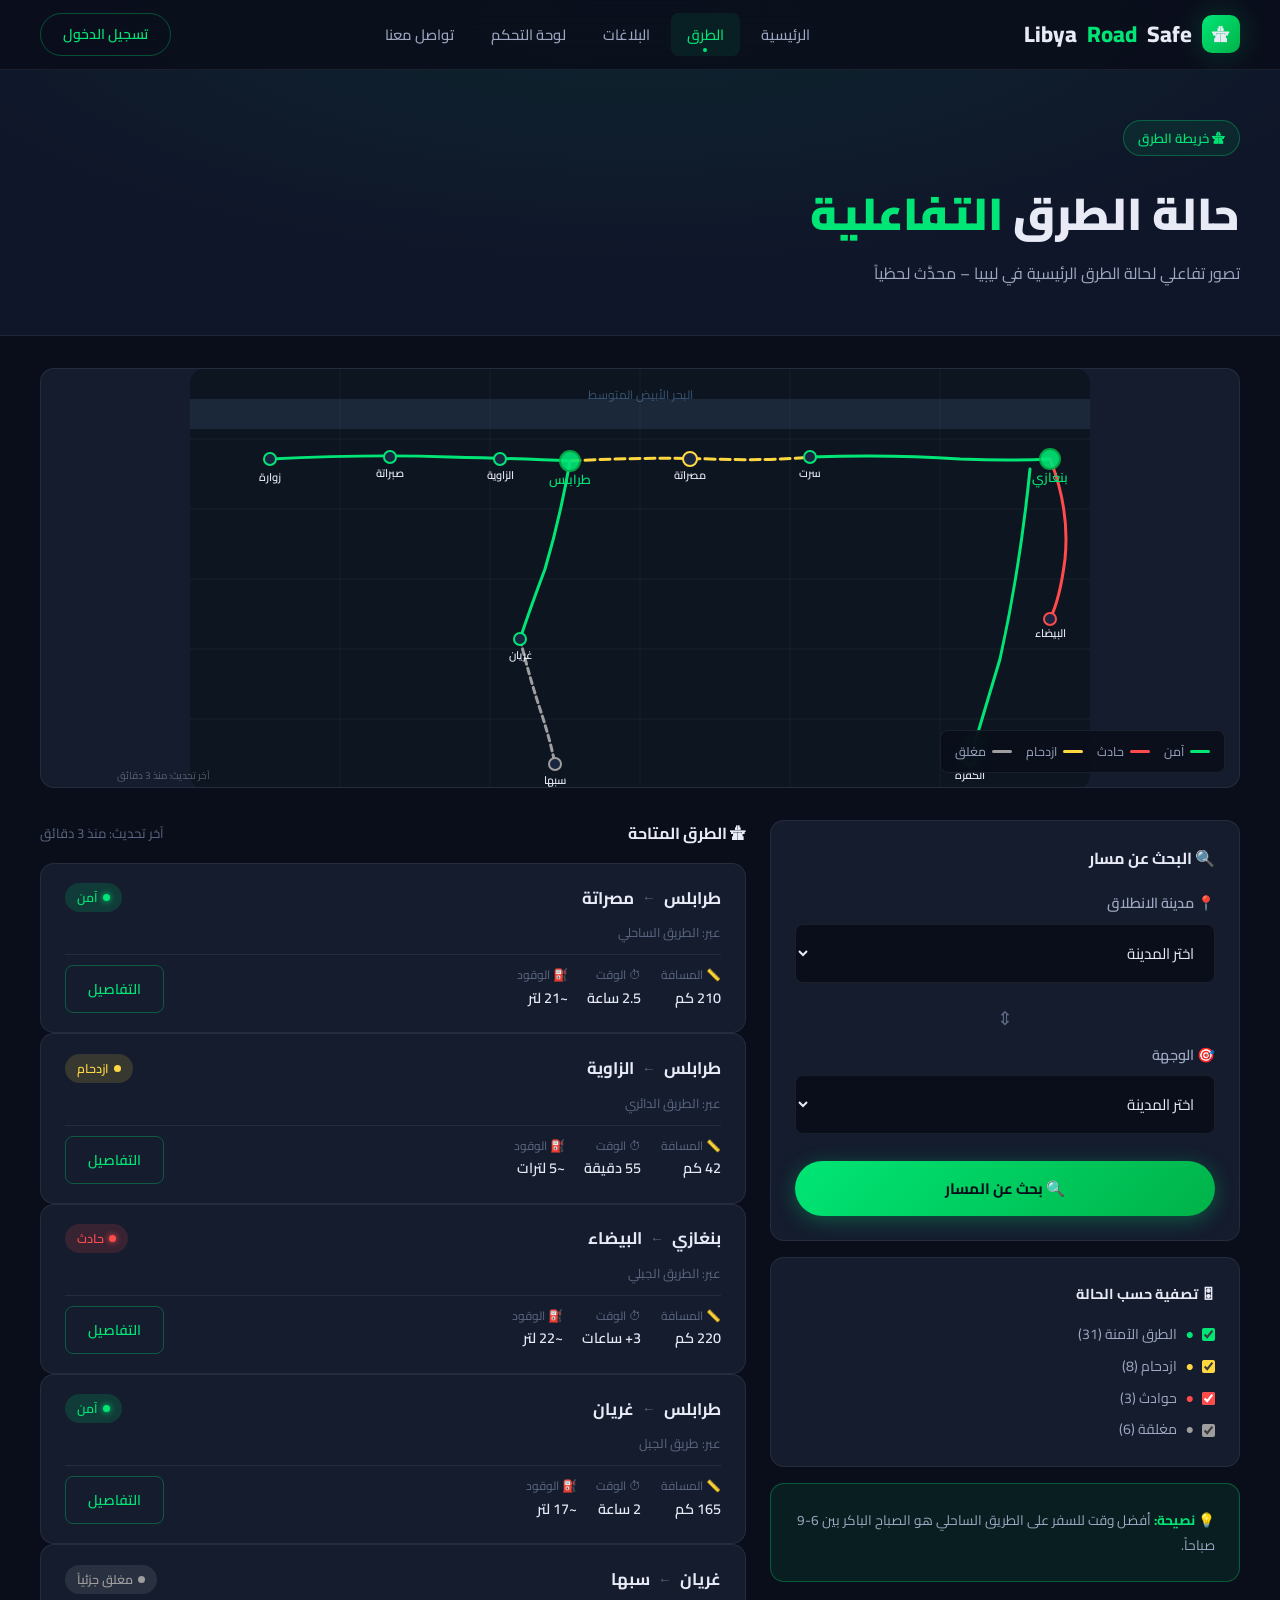
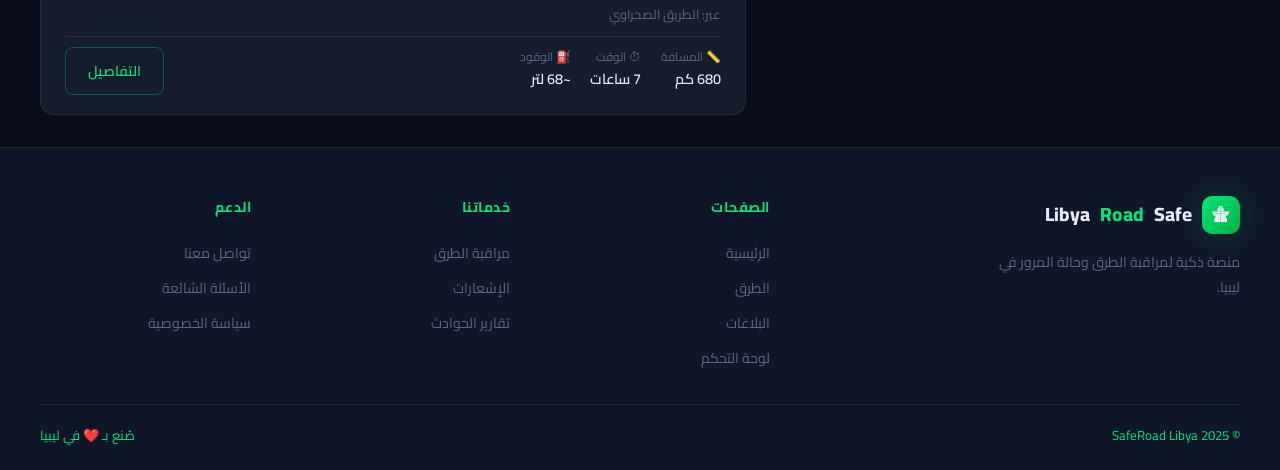
<file: roads.html>
<!DOCTYPE html>
<html lang="ar" dir="rtl">
<head>
  <meta charset="UTF-8" />
  <meta name="viewport" content="width=device-width, initial-scale=1.0" />
  <title>الطرق – SafeRoad Libya</title>
  <style>
/* =============================================
   SafeRoad Libya - style.css
   تصميم احترافي - داكن + أخضر + أبيض
   ============================================= */

/* === الخطوط === */
@import url('https://fonts.googleapis.com/css2?family=Cairo:wght@300;400;500;600;700;800;900&family=Tajawal:wght@300;400;500;700;800&display=swap');

/* === متغيرات الألوان === */
:root {
  --bg-primary:    #0a0e1a;
  --bg-secondary:  #0f1629;
  --bg-card:       #141c2e;
  --bg-card-hover: #1a2540;
  --green-main:    #00e676;
  --green-dark:    #00b248;
  --green-glow:    rgba(0, 230, 118, 0.18);
  --green-subtle:  rgba(0, 230, 118, 0.08);
  --accent-red:    #ff4b4b;
  --accent-yellow: #ffd740;
  --accent-gray:   #9e9e9e;
  --text-primary:  #e8eaf6;
  --text-secondary:#9ea8c2;
  --text-muted:    #5c6882;
  --border:        rgba(255,255,255,0.07);
  --border-green:  rgba(0, 230, 118, 0.3);
  --shadow-card:   0 8px 32px rgba(0,0,0,0.4);
  --shadow-green:  0 0 30px rgba(0, 230, 118, 0.2);
  --radius:        14px;
  --radius-sm:     8px;
  --transition:    all 0.3s cubic-bezier(0.4, 0, 0.2, 1);
}

/* === إعادة تعيين === */
*, *::before, *::after { box-sizing: border-box; margin: 0; padding: 0; }

html {
  scroll-behavior: smooth;
  font-size: 16px;
}

body {
  font-family: 'Cairo', 'Tajawal', sans-serif;
  background: var(--bg-primary);
  color: var(--text-primary);
  direction: rtl;
  text-align: right;
  line-height: 1.7;
  overflow-x: hidden;
  opacity: 0;
  transition: opacity 0.4s ease;
}

a { text-decoration: none; color: inherit; transition: var(--transition); }
ul, ol { list-style: none; }
img { max-width: 100%; display: block; }
button { cursor: pointer; font-family: inherit; border: none; outline: none; }
input, textarea, select { font-family: inherit; direction: rtl; }

/* === شريط التمرير === */
::-webkit-scrollbar { width: 6px; }
::-webkit-scrollbar-track { background: var(--bg-primary); }
::-webkit-scrollbar-thumb { background: var(--green-dark); border-radius: 3px; }

/* =============================================
   NAVBAR
   ============================================= */
.navbar {
  position: fixed;
  top: 0; right: 0; left: 0;
  z-index: 1000;
  display: flex;
  align-items: center;
  justify-content: space-between;
  padding: 0 2.5rem;
  height: 70px;
  background: rgba(10, 14, 26, 0.85);
  backdrop-filter: blur(20px);
  border-bottom: 1px solid var(--border);
  transition: var(--transition);
}

.navbar.scrolled {
  background: rgba(10, 14, 26, 0.98);
  box-shadow: 0 4px 30px rgba(0,0,0,0.5);
}

.nav-logo {
  display: flex;
  align-items: center;
  gap: 10px;
  font-size: 1.4rem;
  font-weight: 800;
  color: var(--text-primary);
}

.nav-logo .logo-icon {
  width: 38px; height: 38px;
  background: linear-gradient(135deg, var(--green-main), var(--green-dark));
  border-radius: 10px;
  display: flex; align-items: center; justify-content: center;
  font-size: 1.1rem;
  box-shadow: var(--shadow-green);
}

.nav-logo span { color: var(--green-main); }

.nav-links {
  display: flex;
  align-items: center;
  gap: 0.3rem;
}

.nav-links a {
  padding: 8px 16px;
  border-radius: var(--radius-sm);
  font-size: 0.92rem;
  font-weight: 500;
  color: var(--text-secondary);
  transition: var(--transition);
  position: relative;
}

.nav-links a:hover,
.nav-links a.active {
  color: var(--green-main);
  background: var(--green-subtle);
}

.nav-links a.active::after {
  content: '';
  position: absolute;
  bottom: 4px; left: 50%; transform: translateX(-50%);
  width: 4px; height: 4px;
  background: var(--green-main);
  border-radius: 50%;
}

.nav-actions {
  display: flex;
  align-items: center;
  gap: 12px;
}

.btn-nav-login {
  padding: 9px 22px;
  border-radius: 50px;
  background: transparent;
  border: 1px solid var(--border-green);
  color: var(--green-main);
  font-size: 0.88rem;
  font-weight: 600;
  transition: var(--transition);
}

.btn-nav-login:hover {
  background: var(--green-subtle);
  box-shadow: var(--shadow-green);
}

/* Mobile Menu Button */
.hamburger {
  display: none;
  flex-direction: column;
  gap: 5px;
  background: none;
  border: none;
  padding: 6px;
  cursor: pointer;
}

.hamburger span {
  width: 24px; height: 2px;
  background: var(--text-primary);
  border-radius: 2px;
  transition: var(--transition);
  display: block;
}

.hamburger.open span:nth-child(1) { transform: translateY(7px) rotate(45deg); }
.hamburger.open span:nth-child(2) { opacity: 0; }
.hamburger.open span:nth-child(3) { transform: translateY(-7px) rotate(-45deg); }

.mobile-menu {
  display: none;
  position: fixed;
  top: 70px; right: 0; left: 0;
  background: var(--bg-secondary);
  border-bottom: 1px solid var(--border);
  padding: 1.5rem;
  z-index: 999;
  flex-direction: column;
  gap: 8px;
  animation: slideDown 0.3s ease;
}

.mobile-menu.open { display: flex; }

.mobile-menu a {
  padding: 12px 16px;
  border-radius: var(--radius-sm);
  font-size: 1rem;
  font-weight: 500;
  color: var(--text-secondary);
  border-bottom: 1px solid var(--border);
  transition: var(--transition);
}

.mobile-menu a:last-child { border-bottom: none; }
.mobile-menu a:hover, .mobile-menu a.active { color: var(--green-main); background: var(--green-subtle); }

@keyframes slideDown {
  from { opacity: 0; transform: translateY(-10px); }
  to   { opacity: 1; transform: translateY(0); }
}

/* =============================================
   BUTTONS
   ============================================= */
.btn-primary {
  display: inline-flex;
  align-items: center;
  gap: 8px;
  padding: 13px 28px;
  background: linear-gradient(135deg, var(--green-main), var(--green-dark));
  color: #0a0e1a;
  border-radius: 50px;
  font-weight: 700;
  font-size: 0.95rem;
  border: none;
  transition: var(--transition);
  box-shadow: 0 4px 20px rgba(0, 230, 118, 0.3);
}

.btn-primary:hover {
  transform: translateY(-2px);
  box-shadow: 0 8px 30px rgba(0, 230, 118, 0.45);
}

.btn-secondary {
  display: inline-flex;
  align-items: center;
  gap: 8px;
  padding: 12px 26px;
  background: transparent;
  color: var(--text-primary);
  border-radius: 50px;
  font-weight: 600;
  font-size: 0.95rem;
  border: 1px solid var(--border);
  transition: var(--transition);
}

.btn-secondary:hover {
  border-color: var(--green-main);
  color: var(--green-main);
  background: var(--green-subtle);
}

.btn-outline-green {
  display: inline-flex;
  align-items: center;
  gap: 8px;
  padding: 10px 22px;
  background: transparent;
  color: var(--green-main);
  border-radius: var(--radius-sm);
  font-weight: 600;
  font-size: 0.88rem;
  border: 1px solid var(--border-green);
  transition: var(--transition);
}

.btn-outline-green:hover {
  background: var(--green-subtle);
  box-shadow: var(--shadow-green);
}

/* =============================================
   CARDS
   ============================================= */
.card {
  background: var(--bg-card);
  border: 1px solid var(--border);
  border-radius: var(--radius);
  padding: 1.5rem;
  transition: var(--transition);
  position: relative;
  overflow: hidden;
}

.card:hover {
  border-color: var(--border-green);
  box-shadow: var(--shadow-card);
  transform: translateY(-3px);
}

.card::before {
  content: '';
  position: absolute;
  top: 0; right: 0; left: 0;
  height: 2px;
  background: linear-gradient(90deg, transparent, var(--green-main), transparent);
  opacity: 0;
  transition: var(--transition);
}

.card:hover::before { opacity: 1; }

/* =============================================
   BADGES / STATUS
   ============================================= */
.badge {
  display: inline-flex;
  align-items: center;
  gap: 5px;
  padding: 4px 12px;
  border-radius: 50px;
  font-size: 0.78rem;
  font-weight: 600;
}

.badge-safe    { background: rgba(0,230,118,0.15); color: var(--green-main); }
.badge-danger  { background: rgba(255,75,75,0.15);  color: var(--accent-red); }
.badge-warning { background: rgba(255,215,64,0.15); color: var(--accent-yellow); }
.badge-closed  { background: rgba(158,158,158,0.15);color: var(--accent-gray); }

.status-dot {
  width: 7px; height: 7px;
  border-radius: 50%;
  display: inline-block;
}
.status-dot.safe    { background: var(--green-main); box-shadow: 0 0 6px var(--green-main); animation: pulse-green 2s infinite; }
.status-dot.danger  { background: var(--accent-red); box-shadow: 0 0 6px var(--accent-red); animation: pulse-red 2s infinite; }
.status-dot.warning { background: var(--accent-yellow); }
.status-dot.closed  { background: var(--accent-gray); }

@keyframes pulse-green {
  0%, 100% { box-shadow: 0 0 6px var(--green-main); }
  50%       { box-shadow: 0 0 14px var(--green-main); }
}
@keyframes pulse-red {
  0%, 100% { box-shadow: 0 0 6px var(--accent-red); }
  50%       { box-shadow: 0 0 14px var(--accent-red); }
}

/* =============================================
   SECTION TITLES
   ============================================= */
.section-label {
  display: inline-flex;
  align-items: center;
  gap: 8px;
  padding: 6px 14px;
  background: var(--green-subtle);
  border: 1px solid var(--border-green);
  border-radius: 50px;
  color: var(--green-main);
  font-size: 0.82rem;
  font-weight: 600;
  margin-bottom: 1.2rem;
}

.section-title {
  font-size: clamp(1.6rem, 3vw, 2.4rem);
  font-weight: 800;
  color: var(--text-primary);
  line-height: 1.3;
  margin-bottom: 0.8rem;
}

.section-title span { color: var(--green-main); }

.section-desc {
  color: var(--text-secondary);
  font-size: 1rem;
  max-width: 560px;
  margin-bottom: 2.5rem;
}

/* =============================================
   FORMS & INPUTS
   ============================================= */
.form-group {
  display: flex;
  flex-direction: column;
  gap: 8px;
  margin-bottom: 1.2rem;
}

.form-group label {
  font-size: 0.9rem;
  font-weight: 600;
  color: var(--text-secondary);
}

.form-control {
  padding: 13px 16px;
  background: var(--bg-primary);
  border: 1px solid var(--border);
  border-radius: var(--radius-sm);
  color: var(--text-primary);
  font-size: 0.95rem;
  transition: var(--transition);
  width: 100%;
}

.form-control:focus {
  border-color: var(--green-main);
  outline: none;
  box-shadow: 0 0 0 3px var(--green-glow);
}

.form-control::placeholder { color: var(--text-muted); }

select.form-control option { background: var(--bg-secondary); }

/* =============================================
   FOOTER
   ============================================= */
.footer {
  background: var(--bg-secondary);
  border-top: 1px solid var(--border);
  padding: 3rem 2.5rem 1.5rem;
}

.footer-grid {
  display: grid;
  grid-template-columns: 2fr 1fr 1fr 1fr;
  gap: 3rem;
  margin-bottom: 2rem;
}

.footer-brand .nav-logo { margin-bottom: 1rem; font-size: 1.2rem; }
.footer-brand p { color: var(--text-muted); font-size: 0.88rem; line-height: 1.8; max-width: 260px; }

.footer-col h4 {
  font-size: 0.88rem;
  font-weight: 700;
  color: var(--green-main);
  margin-bottom: 1.2rem;
  text-transform: uppercase;
  letter-spacing: 0.5px;
}

.footer-col ul { display: flex; flex-direction: column; gap: 8px; }
.footer-col ul a { color: var(--text-muted); font-size: 0.88rem; transition: var(--transition); }
.footer-col ul a:hover { color: var(--green-main); padding-right: 6px; }

.footer-bottom {
  border-top: 1px solid var(--border);
  padding-top: 1.2rem;
  display: flex;
  align-items: center;
  justify-content: space-between;
  color: var(--text-muted);
  font-size: 0.82rem;
}

.footer-bottom span { color: var(--green-main); }

.social-links { display: flex; gap: 10px; }
.social-link {
  width: 34px; height: 34px;
  border-radius: 8px;
  background: var(--bg-card);
  border: 1px solid var(--border);
  display: flex; align-items: center; justify-content: center;
  color: var(--text-muted);
  font-size: 0.9rem;
  transition: var(--transition);
}
.social-link:hover { border-color: var(--green-main); color: var(--green-main); }

/* =============================================
   HERO - index.html
   ============================================= */
.hero {
  min-height: 100vh;
  display: flex;
  align-items: center;
  position: relative;
  padding: 100px 2.5rem 4rem;
  overflow: hidden;
}

.hero-bg {
  position: absolute;
  inset: 0;
  background:
    radial-gradient(ellipse 80% 50% at 50% -10%, rgba(0,230,118,0.12), transparent),
    radial-gradient(ellipse 60% 60% at 80% 100%, rgba(0,178,72,0.08), transparent),
    linear-gradient(180deg, var(--bg-primary) 0%, var(--bg-secondary) 100%);
}

.hero-grid-lines {
  position: absolute;
  inset: 0;
  background-image:
    linear-gradient(rgba(255,255,255,0.025) 1px, transparent 1px),
    linear-gradient(90deg, rgba(255,255,255,0.025) 1px, transparent 1px);
  background-size: 50px 50px;
}

.hero-content {
  position: relative;
  z-index: 2;
  max-width: 680px;
}

.hero-badge {
  display: inline-flex;
  align-items: center;
  gap: 8px;
  padding: 7px 16px;
  background: var(--green-subtle);
  border: 1px solid var(--border-green);
  border-radius: 50px;
  color: var(--green-main);
  font-size: 0.83rem;
  font-weight: 600;
  margin-bottom: 1.5rem;
  animation: fadeInDown 0.6s ease both;
}

.hero-badge .dot { width: 6px; height: 6px; background: var(--green-main); border-radius: 50%; animation: pulse-green 1.5s infinite; }

.hero h1 {
  font-size: clamp(2.2rem, 5vw, 3.8rem);
  font-weight: 900;
  line-height: 1.2;
  margin-bottom: 1.2rem;
  animation: fadeInUp 0.7s ease 0.1s both;
}

.hero h1 .highlight {
  background: linear-gradient(135deg, var(--green-main), #69f0ae);
  -webkit-background-clip: text;
  -webkit-text-fill-color: transparent;
  background-clip: text;
}

.hero p {
  font-size: 1.1rem;
  color: var(--text-secondary);
  margin-bottom: 2rem;
  animation: fadeInUp 0.7s ease 0.2s both;
  max-width: 540px;
}

.hero-actions {
  display: flex;
  gap: 14px;
  flex-wrap: wrap;
  animation: fadeInUp 0.7s ease 0.3s both;
  margin-bottom: 2.5rem;
}

.hero-stats {
  display: flex;
  gap: 2rem;
  animation: fadeInUp 0.7s ease 0.4s both;
}

.hero-stat .num {
  font-size: 1.8rem;
  font-weight: 800;
  color: var(--green-main);
  line-height: 1;
}

.hero-stat .lbl {
  font-size: 0.8rem;
  color: var(--text-muted);
  margin-top: 3px;
}

/* Floating cards */
.hero-visual {
  position: absolute;
  left: 4%;
  top: 50%;
  transform: translateY(-50%);
  display: flex;
  flex-direction: column;
  gap: 14px;
  z-index: 2;
  animation: fadeInLeft 0.8s ease 0.5s both;
}

.float-card {
  background: var(--bg-card);
  border: 1px solid var(--border);
  border-radius: var(--radius);
  padding: 1rem 1.2rem;
  min-width: 200px;
  display: flex;
  align-items: center;
  gap: 12px;
  animation: float 4s ease-in-out infinite;
  backdrop-filter: blur(10px);
}

.float-card:nth-child(2) { animation-delay: 1s; margin-right: 20px; }
.float-card:nth-child(3) { animation-delay: 2s; }

.float-card .icon {
  width: 40px; height: 40px;
  border-radius: 10px;
  display: flex; align-items: center; justify-content: center;
  font-size: 1.1rem;
  flex-shrink: 0;
}

.float-card .info { flex: 1; }
.float-card .info .title { font-size: 0.8rem; color: var(--text-muted); }
.float-card .info .value { font-size: 1rem; font-weight: 700; }

@keyframes float {
  0%, 100% { transform: translateY(0); }
  50%       { transform: translateY(-8px); }
}

/* =============================================
   SEARCH SECTION - index.html
   ============================================= */
.search-section {
  padding: 0 2.5rem 4rem;
  position: relative;
  z-index: 2;
}

.search-box {
  background: var(--bg-card);
  border: 1px solid var(--border);
  border-radius: var(--radius);
  padding: 2rem;
  max-width: 800px;
  margin: 0 auto;
  box-shadow: var(--shadow-card);
  position: relative;
  top: -30px;
}

.search-box h3 {
  font-size: 1.1rem;
  font-weight: 700;
  margin-bottom: 1.2rem;
  color: var(--text-primary);
}

.search-row {
  display: grid;
  grid-template-columns: 1fr 1fr auto;
  gap: 12px;
  align-items: end;
}

.search-row .btn-primary { white-space: nowrap; height: 48px; }

/* =============================================
   STATUS CARDS SECTION
   ============================================= */
.status-section {
  padding: 3rem 2.5rem;
  background: var(--bg-secondary);
}

.status-grid {
  display: grid;
  grid-template-columns: repeat(4, 1fr);
  gap: 1.2rem;
  margin-top: 2rem;
}

.status-card {
  background: var(--bg-card);
  border: 1px solid var(--border);
  border-radius: var(--radius);
  padding: 1.5rem;
  transition: var(--transition);
  cursor: pointer;
  position: relative;
  overflow: hidden;
}

.status-card::after {
  content: '';
  position: absolute;
  bottom: 0; right: 0; left: 0;
  height: 3px;
  border-radius: 0 0 var(--radius) var(--radius);
  transition: var(--transition);
}

.status-card.safe::after   { background: var(--green-main); }
.status-card.danger::after { background: var(--accent-red); }
.status-card.warn::after   { background: var(--accent-yellow); }
.status-card.closed::after { background: var(--accent-gray); }

.status-card:hover { transform: translateY(-4px); border-color: rgba(255,255,255,0.15); }

.status-card .sc-icon {
  width: 50px; height: 50px;
  border-radius: 12px;
  display: flex; align-items: center; justify-content: center;
  font-size: 1.3rem;
  margin-bottom: 1rem;
}

.status-card.safe   .sc-icon { background: rgba(0,230,118,0.1);  color: var(--green-main); }
.status-card.danger .sc-icon { background: rgba(255,75,75,0.1);  color: var(--accent-red); }
.status-card.warn   .sc-icon { background: rgba(255,215,64,0.1); color: var(--accent-yellow); }
.status-card.closed .sc-icon { background: rgba(158,158,158,0.1);color: var(--accent-gray); }

.status-card .sc-num {
  font-size: 2.4rem;
  font-weight: 900;
  line-height: 1;
  margin-bottom: 4px;
}

.status-card.safe   .sc-num { color: var(--green-main); }
.status-card.danger .sc-num { color: var(--accent-red); }
.status-card.warn   .sc-num { color: var(--accent-yellow); }
.status-card.closed .sc-num { color: var(--accent-gray); }

.status-card .sc-label { font-size: 0.9rem; color: var(--text-secondary); font-weight: 500; }
.status-card .sc-sub   { font-size: 0.78rem; color: var(--text-muted); margin-top: 6px; }

/* =============================================
   FEATURED ROADS - index.html
   ============================================= */
.roads-section { padding: 4rem 2.5rem; }

.roads-list { display: flex; flex-direction: column; gap: 1rem; }

.road-item {
  background: var(--bg-card);
  border: 1px solid var(--border);
  border-radius: var(--radius);
  padding: 1.2rem 1.5rem;
  display: flex;
  align-items: center;
  gap: 1.2rem;
  transition: var(--transition);
}

.road-item:hover { border-color: var(--border-green); transform: translateX(-4px); }

.road-item .road-num {
  width: 42px; height: 42px;
  background: var(--bg-primary);
  border: 1px solid var(--border);
  border-radius: 10px;
  display: flex; align-items: center; justify-content: center;
  font-size: 0.8rem;
  font-weight: 700;
  color: var(--text-muted);
  flex-shrink: 0;
}

.road-item .road-info { flex: 1; }
.road-item .road-name { font-weight: 700; font-size: 1rem; color: var(--text-primary); }
.road-item .road-cities { font-size: 0.83rem; color: var(--text-muted); margin-top: 2px; }

.road-item .road-meta {
  display: flex;
  align-items: center;
  gap: 1rem;
  flex-shrink: 0;
}

.road-item .road-dist { font-size: 0.85rem; color: var(--text-secondary); }
.road-item .road-time { font-size: 0.85rem; color: var(--text-muted); }

/* =============================================
   STATISTICS - index.html
   ============================================= */
.stats-section {
  padding: 4rem 2.5rem;
  background: var(--bg-secondary);
}

.stats-grid {
  display: grid;
  grid-template-columns: repeat(4, 1fr);
  gap: 2rem;
  text-align: center;
}

.stat-item { padding: 1.5rem; }
.stat-item .num {
  font-size: clamp(2rem, 4vw, 3rem);
  font-weight: 900;
  color: var(--green-main);
  line-height: 1;
  display: block;
}
.stat-item .unit { font-size: 1.2rem; }
.stat-item .label { color: var(--text-secondary); font-size: 0.9rem; margin-top: 6px; }
.stat-divider {
  width: 1px;
  background: var(--border);
  margin: 1rem 0;
  height: auto;
}

/* =============================================
   ROADS PAGE - roads.html
   ============================================= */
.page-header {
  padding: 120px 2.5rem 3rem;
  background: var(--bg-secondary);
  border-bottom: 1px solid var(--border);
  position: relative;
  overflow: hidden;
}

.page-header::before {
  content: '';
  position: absolute;
  top: 0; right: 0; left: 0;
  height: 100%;
  background: radial-gradient(ellipse 60% 80% at 50% 0%, rgba(0,230,118,0.07), transparent);
}

.page-header-content { position: relative; z-index: 1; }
.page-header h1 { font-size: clamp(1.8rem, 3.5vw, 2.8rem); font-weight: 900; margin-bottom: 0.5rem; }
.page-header p  { color: var(--text-secondary); }

/* Map */
.map-container {
  background: var(--bg-card);
  border: 1px solid var(--border);
  border-radius: var(--radius);
  overflow: hidden;
  height: 420px;
  position: relative;
}

.map-placeholder {
  width: 100%; height: 100%;
  display: flex;
  flex-direction: column;
  align-items: center;
  justify-content: center;
  background: linear-gradient(135deg, #0d1520, #0a1a12);
  position: relative;
  overflow: hidden;
}

/* SVG Road Map */
.map-svg { width: 100%; height: 100%; }

.map-legend {
  position: absolute;
  bottom: 14px;
  right: 14px;
  background: rgba(10,14,26,0.88);
  border: 1px solid var(--border);
  border-radius: var(--radius-sm);
  padding: 10px 14px;
  display: flex;
  gap: 14px;
  backdrop-filter: blur(10px);
}

.legend-item {
  display: flex;
  align-items: center;
  gap: 6px;
  font-size: 0.78rem;
  color: var(--text-secondary);
}

.legend-line {
  width: 20px; height: 3px;
  border-radius: 2px;
}

.roads-page-layout {
  display: grid;
  grid-template-columns: 1fr 1.5fr;
  gap: 1.5rem;
  padding: 2rem 2.5rem;
  align-items: start;
}

.search-panel { display: flex; flex-direction: column; gap: 1rem; }

.route-result-card {
  background: var(--bg-card);
  border: 1px solid var(--border);
  border-radius: var(--radius);
  padding: 1.2rem 1.5rem;
  transition: var(--transition);
}

.route-result-card:hover { border-color: var(--border-green); }

.route-result-header {
  display: flex;
  align-items: center;
  justify-content: space-between;
  margin-bottom: 10px;
}

.route-cities {
  font-weight: 700;
  font-size: 1.05rem;
  display: flex;
  align-items: center;
  gap: 8px;
}

.route-cities .arrow { color: var(--text-muted); font-size: 0.85rem; }

.route-meta {
  display: flex;
  gap: 1.2rem;
  margin-top: 10px;
  padding-top: 10px;
  border-top: 1px solid var(--border);
}

.route-meta-item { display: flex; flex-direction: column; }
.route-meta-item .rm-label { font-size: 0.75rem; color: var(--text-muted); }
.route-meta-item .rm-value { font-size: 0.9rem; font-weight: 600; color: var(--text-primary); }

/* =============================================
   REPORTS PAGE - reports.html
   ============================================= */
.reports-layout {
  display: grid;
  grid-template-columns: 1fr 2fr;
  gap: 1.5rem;
  padding: 2rem 2.5rem;
  align-items: start;
}

.filter-panel { display: flex; flex-direction: column; gap: 0.7rem; }

.filter-btn {
  display: flex;
  align-items: center;
  gap: 10px;
  padding: 12px 16px;
  border-radius: var(--radius-sm);
  background: var(--bg-card);
  border: 1px solid var(--border);
  color: var(--text-secondary);
  font-size: 0.9rem;
  font-weight: 500;
  width: 100%;
  text-align: right;
  transition: var(--transition);
  cursor: pointer;
}

.filter-btn:hover, .filter-btn.active {
  border-color: var(--green-main);
  color: var(--green-main);
  background: var(--green-subtle);
}

.filter-btn .count {
  margin-right: auto;
  background: var(--bg-primary);
  padding: 2px 8px;
  border-radius: 50px;
  font-size: 0.75rem;
  color: var(--text-muted);
}

.report-card {
  background: var(--bg-card);
  border: 1px solid var(--border);
  border-radius: var(--radius);
  padding: 1.2rem 1.5rem;
  transition: var(--transition);
  display: flex;
  gap: 14px;
}

.report-card:hover { border-color: var(--border-green); transform: translateX(-4px); }

.report-card .report-icon {
  width: 44px; height: 44px;
  border-radius: 10px;
  display: flex; align-items: center; justify-content: center;
  font-size: 1.1rem;
  flex-shrink: 0;
}

.report-card.danger  .report-icon { background: rgba(255,75,75,0.1);  color: var(--accent-red); }
.report-card.warning .report-icon { background: rgba(255,215,64,0.1); color: var(--accent-yellow); }
.report-card.closed  .report-icon { background: rgba(158,158,158,0.1);color: var(--accent-gray); }
.report-card.safe    .report-icon { background: rgba(0,230,118,0.1);  color: var(--green-main); }

.report-card .report-body { flex: 1; }
.report-card .report-title { font-weight: 700; font-size: 0.98rem; margin-bottom: 4px; }
.report-card .report-location { font-size: 0.83rem; color: var(--text-muted); margin-bottom: 6px; display: flex; align-items: center; gap: 4px; }
.report-card .report-desc { font-size: 0.85rem; color: var(--text-secondary); line-height: 1.6; }
.report-card .report-footer { display: flex; align-items: center; justify-content: space-between; margin-top: 8px; padding-top: 8px; border-top: 1px solid var(--border); }
.report-card .report-time { font-size: 0.78rem; color: var(--text-muted); display: flex; align-items: center; gap: 4px; }
.report-card .report-votes { font-size: 0.78rem; color: var(--text-secondary); display: flex; align-items: center; gap: 4px; }

/* Add Report Button */
.fab {
  position: fixed;
  bottom: 2rem;
  left: 2rem;
  width: 56px; height: 56px;
  border-radius: 50%;
  background: linear-gradient(135deg, var(--green-main), var(--green-dark));
  color: #0a0e1a;
  display: flex; align-items: center; justify-content: center;
  font-size: 1.4rem;
  font-weight: 700;
  box-shadow: 0 6px 24px rgba(0,230,118,0.4);
  border: none;
  cursor: pointer;
  transition: var(--transition);
  z-index: 100;
}

.fab:hover { transform: scale(1.1) rotate(45deg); box-shadow: 0 8px 32px rgba(0,230,118,0.6); }

/* Modal */
.modal-overlay {
  display: none;
  position: fixed;
  inset: 0;
  background: rgba(0,0,0,0.75);
  z-index: 2000;
  align-items: center;
  justify-content: center;
  backdrop-filter: blur(4px);
}

.modal-overlay.open { display: flex; }

.modal {
  background: var(--bg-card);
  border: 1px solid var(--border);
  border-radius: var(--radius);
  padding: 2rem;
  width: 90%;
  max-width: 500px;
  animation: scaleIn 0.3s ease;
}

@keyframes scaleIn {
  from { opacity: 0; transform: scale(0.9); }
  to   { opacity: 1; transform: scale(1); }
}

.modal-header { display: flex; align-items: center; justify-content: space-between; margin-bottom: 1.5rem; }
.modal-header h3 { font-size: 1.1rem; font-weight: 700; }

.modal-close {
  width: 32px; height: 32px;
  border-radius: 8px;
  background: var(--bg-primary);
  border: 1px solid var(--border);
  color: var(--text-muted);
  display: flex; align-items: center; justify-content: center;
  cursor: pointer;
  transition: var(--transition);
  font-size: 1rem;
}

.modal-close:hover { border-color: var(--accent-red); color: var(--accent-red); }

/* =============================================
   DASHBOARD - dashboard.html
   ============================================= */
.dashboard-grid {
  display: grid;
  grid-template-columns: repeat(4, 1fr);
  gap: 1.2rem;
  padding: 2rem 2.5rem 1.5rem;
}

.dash-card {
  background: var(--bg-card);
  border: 1px solid var(--border);
  border-radius: var(--radius);
  padding: 1.4rem;
  position: relative;
  overflow: hidden;
  transition: var(--transition);
}

.dash-card:hover { transform: translateY(-3px); box-shadow: var(--shadow-card); }

.dash-card .dc-icon {
  width: 48px; height: 48px;
  border-radius: 12px;
  display: flex; align-items: center; justify-content: center;
  font-size: 1.2rem;
  margin-bottom: 1rem;
}

.dash-card.green  .dc-icon { background: rgba(0,230,118,0.1);  color: var(--green-main); }
.dash-card.red    .dc-icon { background: rgba(255,75,75,0.1);  color: var(--accent-red); }
.dash-card.yellow .dc-icon { background: rgba(255,215,64,0.1); color: var(--accent-yellow); }
.dash-card.gray   .dc-icon { background: rgba(158,158,158,0.1);color: var(--accent-gray); }

.dash-card .dc-num {
  font-size: 2.2rem;
  font-weight: 900;
  line-height: 1;
  margin-bottom: 4px;
}

.dash-card.green  .dc-num { color: var(--green-main); }
.dash-card.red    .dc-num { color: var(--accent-red); }
.dash-card.yellow .dc-num { color: var(--accent-yellow); }
.dash-card.gray   .dc-num { color: var(--accent-gray); }

.dash-card .dc-label { font-size: 0.9rem; color: var(--text-secondary); }
.dash-card .dc-change { font-size: 0.78rem; color: var(--text-muted); margin-top: 8px; }
.dash-card .dc-change.up   { color: var(--green-main); }
.dash-card .dc-change.down { color: var(--accent-red); }

/* Progress bar */
.progress-bar {
  height: 4px;
  background: var(--bg-primary);
  border-radius: 2px;
  margin-top: 10px;
  overflow: hidden;
}

.progress-fill {
  height: 100%;
  border-radius: 2px;
  transition: width 1s ease;
}

.dash-card.green  .progress-fill { background: var(--green-main); }
.dash-card.red    .progress-fill { background: var(--accent-red); }
.dash-card.yellow .progress-fill { background: var(--accent-yellow); }
.dash-card.gray   .progress-fill { background: var(--accent-gray); }

/* Tips Section */
.tips-grid {
  display: grid;
  grid-template-columns: repeat(3, 1fr);
  gap: 1.2rem;
  padding: 0 2.5rem 3rem;
}

.tip-card {
  background: var(--bg-card);
  border: 1px solid var(--border);
  border-radius: var(--radius);
  padding: 1.4rem;
  transition: var(--transition);
}

.tip-card:hover { border-color: var(--border-green); transform: translateY(-3px); }

.tip-card .tip-num {
  font-size: 2.5rem;
  font-weight: 900;
  color: var(--green-subtle);
  color: rgba(0,230,118,0.12);
  line-height: 1;
  margin-bottom: 0.5rem;
}

.tip-card h4 { font-size: 0.98rem; font-weight: 700; margin-bottom: 6px; }
.tip-card p  { font-size: 0.85rem; color: var(--text-muted); line-height: 1.7; }

/* =============================================
   CONTACT PAGE - contact.html
   ============================================= */
.contact-layout {
  display: grid;
  grid-template-columns: 1fr 1.6fr;
  gap: 2rem;
  padding: 3rem 2.5rem;
  align-items: start;
}

.contact-info { display: flex; flex-direction: column; gap: 1rem; }

.contact-card {
  background: var(--bg-card);
  border: 1px solid var(--border);
  border-radius: var(--radius);
  padding: 1.3rem 1.5rem;
  display: flex;
  align-items: center;
  gap: 14px;
  transition: var(--transition);
}

.contact-card:hover { border-color: var(--border-green); }

.contact-card .cc-icon {
  width: 44px; height: 44px;
  border-radius: 10px;
  background: var(--green-subtle);
  border: 1px solid var(--border-green);
  display: flex; align-items: center; justify-content: center;
  font-size: 1.1rem;
  color: var(--green-main);
  flex-shrink: 0;
}

.contact-card .cc-info { flex: 1; }
.contact-card .cc-label { font-size: 0.78rem; color: var(--text-muted); }
.contact-card .cc-value { font-size: 0.92rem; font-weight: 600; }

.contact-form-wrap {
  background: var(--bg-card);
  border: 1px solid var(--border);
  border-radius: var(--radius);
  padding: 2rem;
}

.contact-form-wrap h3 { font-size: 1.2rem; font-weight: 700; margin-bottom: 1.5rem; }

textarea.form-control { resize: vertical; min-height: 120px; }

/* =============================================
   LOGIN PAGE - login.html
   ============================================= */
.login-page {
  min-height: 100vh;
  display: flex;
  align-items: center;
  justify-content: center;
  padding: 2rem;
  background: var(--bg-primary);
  position: relative;
  overflow: hidden;
}

.login-page::before {
  content: '';
  position: absolute;
  inset: 0;
  background:
    radial-gradient(ellipse 70% 70% at 20% 80%, rgba(0,230,118,0.08), transparent),
    radial-gradient(ellipse 50% 50% at 80% 20%, rgba(0,178,72,0.06), transparent);
}

.login-grid-lines {
  position: absolute;
  inset: 0;
  background-image:
    linear-gradient(rgba(255,255,255,0.02) 1px, transparent 1px),
    linear-gradient(90deg, rgba(255,255,255,0.02) 1px, transparent 1px);
  background-size: 60px 60px;
}

.login-card {
  position: relative;
  z-index: 2;
  background: rgba(20, 28, 46, 0.7);
  border: 1px solid rgba(255,255,255,0.08);
  border-radius: 20px;
  padding: 2.5rem;
  width: 100%;
  max-width: 420px;
  backdrop-filter: blur(20px);
  box-shadow: 0 20px 60px rgba(0,0,0,0.5);
  animation: scaleIn 0.4s ease;
}

.login-logo {
  text-align: center;
  margin-bottom: 2rem;
}

.login-logo .logo-circle {
  width: 64px; height: 64px;
  background: linear-gradient(135deg, var(--green-main), var(--green-dark));
  border-radius: 16px;
  display: flex; align-items: center; justify-content: center;
  font-size: 1.8rem;
  margin: 0 auto 1rem;
  box-shadow: 0 8px 24px rgba(0,230,118,0.35);
}

.login-logo h2 { font-size: 1.4rem; font-weight: 800; }
.login-logo p  { color: var(--text-muted); font-size: 0.85rem; }

.login-divider {
  text-align: center;
  position: relative;
  margin: 1rem 0;
  color: var(--text-muted);
  font-size: 0.8rem;
}

.login-divider::before, .login-divider::after {
  content: '';
  position: absolute;
  top: 50%;
  width: 42%;
  height: 1px;
  background: var(--border);
}

.login-divider::before { right: 0; }
.login-divider::after  { left: 0; }

.remember-row {
  display: flex;
  align-items: center;
  justify-content: space-between;
  margin-bottom: 1.2rem;
}

.checkbox-label {
  display: flex;
  align-items: center;
  gap: 8px;
  font-size: 0.88rem;
  color: var(--text-secondary);
  cursor: pointer;
}

.checkbox-label input[type="checkbox"] { accent-color: var(--green-main); width: 16px; height: 16px; }

.login-footer {
  text-align: center;
  margin-top: 1.5rem;
  font-size: 0.88rem;
  color: var(--text-muted);
}

.login-footer a { color: var(--green-main); font-weight: 600; }
.login-footer a:hover { text-decoration: underline; }

/* Password toggle */
.input-group { position: relative; }
.input-group .form-control { padding-left: 42px; }
.input-toggle {
  position: absolute;
  left: 12px;
  top: 50%;
  transform: translateY(-50%);
  background: none;
  border: none;
  color: var(--text-muted);
  font-size: 1rem;
  cursor: pointer;
  transition: var(--transition);
}
.input-toggle:hover { color: var(--green-main); }

/* =============================================
   ANIMATIONS
   ============================================= */
@keyframes fadeInDown {
  from { opacity: 0; transform: translateY(-20px); }
  to   { opacity: 1; transform: translateY(0); }
}

@keyframes fadeInUp {
  from { opacity: 0; transform: translateY(24px); }
  to   { opacity: 1; transform: translateY(0); }
}

@keyframes fadeInLeft {
  from { opacity: 0; transform: translateX(30px); }
  to   { opacity: 1; transform: translateX(0); }
}

@keyframes fadeIn {
  from { opacity: 0; }
  to   { opacity: 1; }
}

.animate-in {
  opacity: 0;
  transform: translateY(20px);
  transition: opacity 0.6s ease, transform 0.6s ease;
}

.animate-in.visible {
  opacity: 1;
  transform: none;
}

/* =============================================
   UTILITY
   ============================================= */
.container { max-width: 1280px; margin: 0 auto; padding: 0 2.5rem; }
.section { padding: 4rem 2.5rem; }
.text-center { text-align: center; }
.text-muted  { color: var(--text-muted); }
.text-green  { color: var(--green-main); }
.mt-1 { margin-top: 0.5rem; }
.mt-2 { margin-top: 1rem; }
.mt-3 { margin-top: 1.5rem; }
.mb-1 { margin-bottom: 0.5rem; }
.mb-2 { margin-bottom: 1rem; }
.mb-3 { margin-bottom: 1.5rem; }

.divider { height: 1px; background: var(--border); margin: 0; }

.flex { display: flex; }
.flex-col { flex-direction: column; }
.items-center { align-items: center; }
.justify-between { justify-content: space-between; }
.gap-1 { gap: 0.5rem; }
.gap-2 { gap: 1rem; }
.gap-3 { gap: 1.5rem; }

.reports-list { display: flex; flex-direction: column; gap: 1rem; }

/* =============================================
   RESPONSIVE
   ============================================= */
@media (max-width: 1024px) {
  .status-grid  { grid-template-columns: repeat(2, 1fr); }
  .stats-grid   { grid-template-columns: repeat(2, 1fr); }
  .dashboard-grid { grid-template-columns: repeat(2, 1fr); }
  .footer-grid  { grid-template-columns: 1fr 1fr; gap: 2rem; }
  .roads-page-layout { grid-template-columns: 1fr; }
  .reports-layout { grid-template-columns: 1fr; }
  .contact-layout { grid-template-columns: 1fr; }
  .tips-grid { grid-template-columns: repeat(2, 1fr); }
  .hero-visual { display: none; }
}

@media (max-width: 768px) {
  .navbar { padding: 0 1.2rem; }
  .nav-links, .nav-actions .btn-nav-login { display: none; }
  .hamburger { display: flex; }

  .hero { padding: 90px 1.2rem 3rem; }
  .hero-stats { flex-wrap: wrap; gap: 1.2rem; }

  .search-row { grid-template-columns: 1fr; }

  .status-grid    { grid-template-columns: repeat(2, 1fr); }
  .stats-grid     { grid-template-columns: repeat(2, 1fr); }
  .dashboard-grid { grid-template-columns: repeat(2, 1fr); }
  .tips-grid      { grid-template-columns: 1fr; }
  .footer-grid    { grid-template-columns: 1fr; gap: 1.5rem; }
  .footer-bottom  { flex-direction: column; gap: 1rem; text-align: center; }

  .page-header { padding: 100px 1.2rem 2rem; }
  .roads-page-layout,
  .reports-layout,
  .contact-layout { padding: 1.5rem 1.2rem; }
  .section { padding: 3rem 1.2rem; }
  .status-section, .roads-section, .stats-section { padding: 2.5rem 1.2rem; }
  .dashboard-grid { padding: 1.5rem 1.2rem; }
  .tips-grid { padding: 0 1.2rem 2rem; }

  .road-item { flex-wrap: wrap; }
  .road-item .road-meta { width: 100%; justify-content: flex-start; }
}

@media (max-width: 480px) {
  .status-grid    { grid-template-columns: 1fr; }
  .stats-grid     { grid-template-columns: 1fr; }
  .dashboard-grid { grid-template-columns: 1fr; }
}

</style>
  <style>
    /* خريطة SVG تفاعلية */
    .map-svg { width:100%; height:420px; }
    .road-line { stroke-width:3; fill:none; stroke-linecap:round; cursor:pointer; transition:stroke-width 0.2s; }
    .road-line:hover { stroke-width:5; }
    .road-line.safe    { stroke:#00e676; }
    .road-line.warning { stroke:#ffd740; stroke-dasharray:10 5; }
    .road-line.danger  { stroke:#ff4b4b; }
    .road-line.closed  { stroke:#9e9e9e; stroke-dasharray:6 4; }
    .city-dot { fill:#1a2540; stroke:2px; cursor:pointer; }
    .city-dot circle { transition:r 0.2s; }
    .city-dot:hover circle { r:8; }
    .city-label { fill:#e8eaf6; font-family:'Cairo',sans-serif; font-size:11px; font-weight:600; }
    .map-bg { fill:#0d1520; }
    .map-grid { stroke:rgba(255,255,255,0.04); stroke-width:1; }
    .road-tooltip {
      position:absolute; background:var(--bg-card);
      border:1px solid var(--border-green); border-radius:8px;
      padding:8px 14px; font-size:0.82rem; color:var(--text-primary);
      pointer-events:none; display:none; z-index:10; white-space:nowrap;
      font-family:'Cairo',sans-serif;
    }
    .map-container { position:relative; }
  </style>
</head>
<body>

  <!-- NAVBAR -->
  <nav class="navbar">
    <a href="index.html" class="nav-logo"><div class="logo-icon">🛣</div>Safe<span>Road</span> Libya</a>
    <ul class="nav-links">
      <li><a href="index.html">الرئيسية</a></li>
      <li><a href="roads.html" class="active">الطرق</a></li>
      <li><a href="reports.html">البلاغات</a></li>
      <li><a href="dashboard.html">لوحة التحكم</a></li>
      <li><a href="contact.html">تواصل معنا</a></li>
    </ul>
    <div class="nav-actions">
      <a href="login.html" class="btn-nav-login">تسجيل الدخول</a>
      <button class="hamburger"><span></span><span></span><span></span></button>
    </div>
  </nav>
  <div class="mobile-menu">
    <a href="index.html">🏠 الرئيسية</a>
    <a href="roads.html">🛣 الطرق</a>
    <a href="reports.html">📋 البلاغات</a>
    <a href="dashboard.html">📊 لوحة التحكم</a>
    <a href="contact.html">📞 تواصل معنا</a>
    <a href="login.html">🔐 تسجيل الدخول</a>
  </div>

  <!-- PAGE HEADER -->
  <div class="page-header">
    <div class="page-header-content">
      <div class="section-label">🛣 خريطة الطرق</div>
      <h1>حالة الطرق <span style="color:var(--green-main)">التفاعلية</span></h1>
      <p class="text-muted">تصور تفاعلي لحالة الطرق الرئيسية في ليبيا – محدَّث لحظياً</p>
    </div>
  </div>

  <!-- MAP -->
  <div style="padding:2rem 2.5rem 0">
    <div class="map-container">
      <div class="road-tooltip" id="roadTooltip"></div>
      <svg class="map-svg" viewBox="0 0 900 420" xmlns="http://www.w3.org/2000/svg">
        <!-- خلفية الخريطة -->
        <rect width="900" height="420" class="map-bg" rx="14"/>

        <!-- شبكة خلفية -->
        <g class="map-grid">
          <line x1="0" y1="70" x2="900" y2="70"/>
          <line x1="0" y1="140" x2="900" y2="140"/>
          <line x1="0" y1="210" x2="900" y2="210"/>
          <line x1="0" y1="280" x2="900" y2="280"/>
          <line x1="0" y1="350" x2="900" y2="350"/>
          <line x1="150" y1="0" x2="150" y2="420"/>
          <line x1="300" y1="0" x2="300" y2="420"/>
          <line x1="450" y1="0" x2="450" y2="420"/>
          <line x1="600" y1="0" x2="600" y2="420"/>
          <line x1="750" y1="0" x2="750" y2="420"/>
        </g>

        <!-- البحر الأبيض المتوسط -->
        <text x="450" y="30" text-anchor="middle" fill="rgba(100,150,200,0.5)" font-size="12" font-family="Cairo,sans-serif">البحر الأبيض المتوسط</text>
        <line x1="0" y1="45" x2="900" y2="45" stroke="rgba(100,150,200,0.15)" stroke-width="30"/>

        <!-- طرق رئيسية -->
        <!-- الطريق الساحلي الغربي - أخضر/آمن -->
        <path d="M 80 90 Q 180 85 260 88 Q 340 90 380 92"
              class="road-line safe"
              data-name="الطريق الساحلي الغربي"
              data-status="آمن 🟢"
              data-cities="زوارة ← صبراتة ← الزاوية ← طرابلس"
              data-dist="140 كم"/>

        <!-- طرابلس ← مصراتة ← سرت - أصفر ازدحام -->
        <path d="M 380 92 Q 450 88 520 90 Q 580 92 620 88"
              class="road-line warning"
              data-name="طريق مصراتة – سرت"
              data-status="ازدحام ⚠️"
              data-cities="طرابلس ← مصراتة ← سرت"
              data-dist="400 كم"/>

        <!-- سرت ← بنغازي - أخضر -->
        <path d="M 620 88 Q 700 85 770 90 Q 820 92 860 90"
              class="road-line safe"
              data-name="طريق سرت – بنغازي"
              data-status="آمن 🟢"
              data-cities="سرت ← أجدابيا ← بنغازي"
              data-dist="340 كم"/>

        <!-- بنغازي ← البيضاء - أحمر حادث -->
        <path d="M 860 90 Q 880 140 875 190 Q 870 230 860 250"
              class="road-line danger"
              data-name="طريق بنغازي – البيضاء"
              data-status="حادث مروري 🔴"
              data-cities="بنغازي ← المرج ← البيضاء"
              data-dist="220 كم"/>

        <!-- طرابلس ← غريان - أخضر -->
        <path d="M 380 92 Q 370 150 355 200 Q 340 240 330 270"
              class="road-line safe"
              data-name="طريق طرابلس – غريان"
              data-status="آمن 🟢"
              data-cities="طرابلس ← ترهونة ← غريان"
              data-dist="165 كم"/>

        <!-- غريان ← سبها - رمادي مغلق -->
        <path d="M 330 270 Q 340 310 350 340 Q 360 370 365 395"
              class="road-line closed"
              data-name="طريق غريان – سبها"
              data-status="مغلق جزئياً ⛔"
              data-cities="غريان ← براك ← سبها"
              data-dist="680 كم"/>

        <!-- بنغازي ← أجدابيا الجنوب - أخضر -->
        <path d="M 840 100 Q 830 200 810 290 Q 795 340 780 390"
              class="road-line safe"
              data-name="طريق الداخلية الشرقي"
              data-status="آمن 🟢"
              data-cities="بنغازي ← أجدابيا ← الكفرة"
              data-dist="1100 كم"/>

        <!-- مدن - نقاط -->
        <!-- زوارة -->
        <g class="city-dot">
          <circle cx="80" cy="90" r="6" fill="#1a2540" stroke="#00e676" stroke-width="2"/>
          <text x="80" y="112" text-anchor="middle" class="city-label">زوارة</text>
        </g>
        <!-- صبراتة -->
        <g class="city-dot">
          <circle cx="200" cy="88" r="6" fill="#1a2540" stroke="#00e676" stroke-width="2"/>
          <text x="200" y="108" text-anchor="middle" class="city-label">صبراتة</text>
        </g>
        <!-- الزاوية -->
        <g class="city-dot">
          <circle cx="310" cy="90" r="6" fill="#1a2540" stroke="#00e676" stroke-width="2"/>
          <text x="310" y="110" text-anchor="middle" class="city-label">الزاوية</text>
        </g>
        <!-- طرابلس -->
        <g class="city-dot">
          <circle cx="380" cy="92" r="10" fill="#00e676" stroke="#00b248" stroke-width="2" opacity="0.9"/>
          <text x="380" y="115" text-anchor="middle" class="city-label" style="font-size:13px;fill:#00e676">طرابلس</text>
        </g>
        <!-- مصراتة -->
        <g class="city-dot">
          <circle cx="500" cy="90" r="7" fill="#1a2540" stroke="#ffd740" stroke-width="2"/>
          <text x="500" y="110" text-anchor="middle" class="city-label">مصراتة</text>
        </g>
        <!-- سرت -->
        <g class="city-dot">
          <circle cx="620" cy="88" r="6" fill="#1a2540" stroke="#00e676" stroke-width="2"/>
          <text x="620" y="108" text-anchor="middle" class="city-label">سرت</text>
        </g>
        <!-- بنغازي -->
        <g class="city-dot">
          <circle cx="860" cy="90" r="10" fill="#00e676" stroke="#00b248" stroke-width="2" opacity="0.9"/>
          <text x="860" y="113" text-anchor="middle" class="city-label" style="font-size:13px;fill:#00e676">بنغازي</text>
        </g>
        <!-- البيضاء -->
        <g class="city-dot">
          <circle cx="860" cy="250" r="6" fill="#1a2540" stroke="#ff4b4b" stroke-width="2"/>
          <text x="860" y="268" text-anchor="middle" class="city-label">البيضاء</text>
        </g>
        <!-- غريان -->
        <g class="city-dot">
          <circle cx="330" cy="270" r="6" fill="#1a2540" stroke="#00e676" stroke-width="2"/>
          <text x="330" y="290" text-anchor="middle" class="city-label">غريان</text>
        </g>
        <!-- سبها -->
        <g class="city-dot">
          <circle cx="365" cy="395" r="6" fill="#1a2540" stroke="#9e9e9e" stroke-width="2"/>
          <text x="365" y="415" text-anchor="middle" class="city-label">سبها</text>
        </g>
        <!-- الكفرة -->
        <g class="city-dot">
          <circle cx="780" cy="390" r="6" fill="#1a2540" stroke="#00e676" stroke-width="2"/>
          <text x="780" y="410" text-anchor="middle" class="city-label">الكفرة</text>
        </g>

        <!-- تحديث -->
        <text x="20" y="410" fill="rgba(255,255,255,0.3)" font-size="10" font-family="Cairo,sans-serif">آخر تحديث: منذ 3 دقائق</text>
      </svg>

      <!-- مفتاح الألوان -->
      <div class="map-legend">
        <div class="legend-item"><div class="legend-line" style="background:#00e676"></div> آمن</div>
        <div class="legend-item"><div class="legend-line" style="background:#ff4b4b"></div> حادث</div>
        <div class="legend-item"><div class="legend-line" style="background:#ffd740"></div> ازدحام</div>
        <div class="legend-item"><div class="legend-line" style="background:#9e9e9e"></div> مغلق</div>
      </div>
    </div>
  </div>

  <!-- SEARCH & RESULTS -->
  <div class="roads-page-layout">

    <!-- لوحة البحث -->
    <div class="search-panel">
      <div class="card">
        <h3 style="font-size:1rem;font-weight:700;margin-bottom:1.2rem">🔍 البحث عن مسار</h3>

        <div class="form-group">
          <label>📍 مدينة الانطلاق</label>
          <select class="form-control" id="from-city">
            <option value="" disabled selected>اختر المدينة</option>
            <option>طرابلس</option><option>بنغازي</option><option>مصراتة</option>
            <option>سرت</option><option>الزاوية</option><option>البيضاء</option>
            <option>سبها</option><option>الكفرة</option><option>ترهونة</option>
            <option>غريان</option><option>زوارة</option><option>صبراتة</option>
          </select>
        </div>

        <div style="text-align:center;margin:0.5rem 0;color:var(--text-muted);font-size:1.2rem">⇕</div>

        <div class="form-group">
          <label>🎯 الوجهة</label>
          <select class="form-control" id="to-city">
            <option value="" disabled selected>اختر المدينة</option>
            <option>طرابلس</option><option>بنغازي</option><option>مصراتة</option>
            <option>سرت</option><option>الزاوية</option><option>البيضاء</option>
            <option>سبها</option><option>الكفرة</option><option>ترهونة</option>
            <option>غريان</option><option>زوارة</option><option>صبراتة</option>
          </select>
        </div>

        <button class="btn-primary btn-search-road" style="width:100%;justify-content:center;margin-top:0.5rem">
          🔍 بحث عن المسار
        </button>
      </div>

      <!-- فلتر الحالة -->
      <div class="card">
        <h3 style="font-size:0.9rem;font-weight:700;margin-bottom:1rem">🎛 تصفية حسب الحالة</h3>
        <div style="display:flex;flex-direction:column;gap:8px">
          <label style="display:flex;align-items:center;gap:8px;font-size:0.88rem;color:var(--text-secondary);cursor:pointer">
            <input type="checkbox" checked style="accent-color:var(--green-main)"> <span style="color:var(--green-main)">●</span> الطرق الآمنة (31)
          </label>
          <label style="display:flex;align-items:center;gap:8px;font-size:0.88rem;color:var(--text-secondary);cursor:pointer">
            <input type="checkbox" checked style="accent-color:#ffd740"> <span style="color:#ffd740">●</span> ازدحام (8)
          </label>
          <label style="display:flex;align-items:center;gap:8px;font-size:0.88rem;color:var(--text-secondary);cursor:pointer">
            <input type="checkbox" checked style="accent-color:#ff4b4b"> <span style="color:#ff4b4b">●</span> حوادث (3)
          </label>
          <label style="display:flex;align-items:center;gap:8px;font-size:0.88rem;color:var(--text-secondary);cursor:pointer">
            <input type="checkbox" checked style="accent-color:#9e9e9e"> <span style="color:#9e9e9e">●</span> مغلقة (6)
          </label>
        </div>
      </div>

      <!-- معلومات سريعة -->
      <div class="card" style="background:var(--green-subtle);border-color:var(--border-green)">
        <div style="font-size:0.85rem;color:var(--text-secondary);line-height:1.8">
          💡 <strong style="color:var(--green-main)">نصيحة:</strong> أفضل وقت للسفر على الطريق الساحلي هو الصباح الباكر بين 6-9 صباحاً.
        </div>
      </div>
    </div>

    <!-- نتائج البحث -->
    <div>
      <div style="display:flex;align-items:center;justify-content:space-between;margin-bottom:1rem">
        <h3 style="font-size:1rem;font-weight:700">🛣 الطرق المتاحة</h3>
        <span style="font-size:0.82rem;color:var(--text-muted)">آخر تحديث: منذ 3 دقائق</span>
      </div>

      <div class="search-results" id="searchResults">
        <!-- النتائج الافتراضية -->
        <div class="route-result-card animate-in">
          <div class="route-result-header">
            <div class="route-cities">طرابلس <span class="arrow">←</span> مصراتة</div>
            <span class="badge badge-safe"><span class="status-dot safe"></span> آمن</span>
          </div>
          <div style="font-size:0.8rem;color:var(--text-muted);margin-top:4px">عبر: الطريق الساحلي</div>
          <div class="route-meta">
            <div class="route-meta-item"><span class="rm-label">📏 المسافة</span><span class="rm-value">210 كم</span></div>
            <div class="route-meta-item"><span class="rm-label">⏱ الوقت</span><span class="rm-value">2.5 ساعة</span></div>
            <div class="route-meta-item"><span class="rm-label">⛽ الوقود</span><span class="rm-value">~21 لتر</span></div>
            <div style="margin-right:auto"><button class="btn-outline-green" onclick="showToast('🗺️ جاري تحميل تفاصيل الطريق...','info')">التفاصيل</button></div>
          </div>
        </div>

        <div class="route-result-card animate-in">
          <div class="route-result-header">
            <div class="route-cities">طرابلس <span class="arrow">←</span> الزاوية</div>
            <span class="badge badge-warning"><span class="status-dot warning"></span> ازدحام</span>
          </div>
          <div style="font-size:0.8rem;color:var(--text-muted);margin-top:4px">عبر: الطريق الدائري</div>
          <div class="route-meta">
            <div class="route-meta-item"><span class="rm-label">📏 المسافة</span><span class="rm-value">42 كم</span></div>
            <div class="route-meta-item"><span class="rm-label">⏱ الوقت</span><span class="rm-value">55 دقيقة</span></div>
            <div class="route-meta-item"><span class="rm-label">⛽ الوقود</span><span class="rm-value">~5 لترات</span></div>
            <div style="margin-right:auto"><button class="btn-outline-green" onclick="showToast('🗺️ جاري تحميل تفاصيل الطريق...','info')">التفاصيل</button></div>
          </div>
        </div>

        <div class="route-result-card animate-in">
          <div class="route-result-header">
            <div class="route-cities">بنغازي <span class="arrow">←</span> البيضاء</div>
            <span class="badge badge-danger"><span class="status-dot danger"></span> حادث</span>
          </div>
          <div style="font-size:0.8rem;color:var(--text-muted);margin-top:4px">عبر: الطريق الجبلي</div>
          <div class="route-meta">
            <div class="route-meta-item"><span class="rm-label">📏 المسافة</span><span class="rm-value">220 كم</span></div>
            <div class="route-meta-item"><span class="rm-label">⏱ الوقت</span><span class="rm-value">3+ ساعات</span></div>
            <div class="route-meta-item"><span class="rm-label">⛽ الوقود</span><span class="rm-value">~22 لتر</span></div>
            <div style="margin-right:auto"><button class="btn-outline-green" onclick="showToast('🗺️ تنبيه: يوجد حادث في هذا الطريق!','warning')">التفاصيل</button></div>
          </div>
        </div>

        <div class="route-result-card animate-in">
          <div class="route-result-header">
            <div class="route-cities">طرابلس <span class="arrow">←</span> غريان</div>
            <span class="badge badge-safe"><span class="status-dot safe"></span> آمن</span>
          </div>
          <div style="font-size:0.8rem;color:var(--text-muted);margin-top:4px">عبر: طريق الجبل</div>
          <div class="route-meta">
            <div class="route-meta-item"><span class="rm-label">📏 المسافة</span><span class="rm-value">165 كم</span></div>
            <div class="route-meta-item"><span class="rm-label">⏱ الوقت</span><span class="rm-value">2 ساعة</span></div>
            <div class="route-meta-item"><span class="rm-label">⛽ الوقود</span><span class="rm-value">~17 لتر</span></div>
            <div style="margin-right:auto"><button class="btn-outline-green" onclick="showToast('🗺️ جاري تحميل تفاصيل الطريق...','info')">التفاصيل</button></div>
          </div>
        </div>

        <div class="route-result-card animate-in">
          <div class="route-result-header">
            <div class="route-cities">غريان <span class="arrow">←</span> سبها</div>
            <span class="badge badge-closed"><span class="status-dot closed"></span> مغلق جزئياً</span>
          </div>
          <div style="font-size:0.8rem;color:var(--text-muted);margin-top:4px">عبر: الطريق الصحراوي</div>
          <div class="route-meta">
            <div class="route-meta-item"><span class="rm-label">📏 المسافة</span><span class="rm-value">680 كم</span></div>
            <div class="route-meta-item"><span class="rm-label">⏱ الوقت</span><span class="rm-value">7 ساعات</span></div>
            <div class="route-meta-item"><span class="rm-label">⛽ الوقود</span><span class="rm-value">~68 لتر</span></div>
            <div style="margin-right:auto"><button class="btn-outline-green" onclick="showToast('⛔ هذا الطريق مغلق جزئياً، يرجى الحذر!','warning')">التفاصيل</button></div>
          </div>
        </div>
      </div>
    </div>
  </div>

  <!-- FOOTER -->
  <footer class="footer">
    <div class="footer-grid">
      <div class="footer-brand">
        <div class="nav-logo"><div class="logo-icon">🛣</div>Safe<span>Road</span> Libya</div>
        <p>منصة ذكية لمراقبة الطرق وحالة المرور في ليبيا.</p>
      </div>
      <div class="footer-col"><h4>الصفحات</h4><ul>
        <li><a href="index.html">الرئيسية</a></li>
        <li><a href="roads.html">الطرق</a></li>
        <li><a href="reports.html">البلاغات</a></li>
        <li><a href="dashboard.html">لوحة التحكم</a></li>
      </ul></div>
      <div class="footer-col"><h4>خدماتنا</h4><ul>
        <li><a href="#">مراقبة الطرق</a></li>
        <li><a href="#">الإشعارات</a></li>
        <li><a href="#">تقارير الحوادث</a></li>
      </ul></div>
      <div class="footer-col"><h4>الدعم</h4><ul>
        <li><a href="contact.html">تواصل معنا</a></li>
        <li><a href="#">الأسئلة الشائعة</a></li>
        <li><a href="#">سياسة الخصوصية</a></li>
      </ul></div>
    </div>
    <div class="footer-bottom">
      <span>© 2025 <span>SafeRoad Libya</span></span>
      <span>صُنع بـ ❤️ في ليبيا</span>
    </div>
  </footer>

  <script>
/* =============================================
   SafeRoad Libya - script.js
   ============================================= */

document.addEventListener('DOMContentLoaded', () => {

  /* ==========================================
     NAVBAR - SCROLL & MOBILE MENU
     ========================================== */
  const navbar   = document.querySelector('.navbar');
  const hamburger = document.querySelector('.hamburger');
  const mobileMenu = document.querySelector('.mobile-menu');

  // تغيير الـ navbar عند التمرير
  window.addEventListener('scroll', () => {
    if (navbar) {
      navbar.classList.toggle('scrolled', window.scrollY > 30);
    }
  });

  // قائمة الهاتف
  if (hamburger && mobileMenu) {
    hamburger.addEventListener('click', () => {
      hamburger.classList.toggle('open');
      mobileMenu.classList.toggle('open');
    });

    // إغلاق القائمة عند النقر على رابط
    mobileMenu.querySelectorAll('a').forEach(link => {
      link.addEventListener('click', () => {
        hamburger.classList.remove('open');
        mobileMenu.classList.remove('open');
      });
    });
  }

  /* ==========================================
     تمييز الرابط النشط
     ========================================== */
  const currentPage = window.location.pathname.split('/').pop() || 'index.html';
  document.querySelectorAll('.nav-links a, .mobile-menu a').forEach(link => {
    const href = link.getAttribute('href');
    if (href === currentPage || (currentPage === '' && href === 'index.html')) {
      link.classList.add('active');
    }
  });

  /* ==========================================
     ANIMATIONS ON SCROLL
     ========================================== */
  const observeElements = () => {
    const observer = new IntersectionObserver((entries) => {
      entries.forEach((entry, i) => {
        if (entry.isIntersecting) {
          setTimeout(() => {
            entry.target.classList.add('visible');
          }, i * 80);
          observer.unobserve(entry.target);
        }
      });
    }, { threshold: 0.1 });

    document.querySelectorAll('.animate-in').forEach(el => observer.observe(el));
  };

  observeElements();

  /* ==========================================
     عداد الأرقام
     ========================================== */
  const animateCounters = () => {
    document.querySelectorAll('[data-count]').forEach(el => {
      const target = parseInt(el.dataset.count);
      const duration = 1800;
      const step = target / (duration / 16);
      let current = 0;

      const timer = setInterval(() => {
        current += step;
        if (current >= target) {
          el.textContent = target.toLocaleString('ar-LY');
          clearInterval(timer);
        } else {
          el.textContent = Math.floor(current).toLocaleString('ar-LY');
        }
      }, 16);
    });
  };

  // تشغيل العداد عند الظهور
  const counterObserver = new IntersectionObserver((entries) => {
    entries.forEach(entry => {
      if (entry.isIntersecting) {
        animateCounters();
        counterObserver.disconnect();
      }
    });
  }, { threshold: 0.3 });

  const statsSection = document.querySelector('.stats-section, .dashboard-grid');
  if (statsSection) counterObserver.observe(statsSection);

  /* ==========================================
     MODAL - إضافة بلاغ
     ========================================== */
  const fab = document.querySelector('.fab');
  const modalOverlay = document.querySelector('.modal-overlay');
  const modalClose = document.querySelector('.modal-close');
  const cancelBtn = document.querySelector('.modal-cancel');

  const openModal = () => {
    if (modalOverlay) {
      modalOverlay.classList.add('open');
      document.body.style.overflow = 'hidden';
    }
  };

  const closeModal = () => {
    if (modalOverlay) {
      modalOverlay.classList.remove('open');
      document.body.style.overflow = '';
    }
  };

  if (fab) fab.addEventListener('click', openModal);
  if (modalClose) modalClose.addEventListener('click', closeModal);
  if (cancelBtn) cancelBtn.addEventListener('click', closeModal);
  if (modalOverlay) {
    modalOverlay.addEventListener('click', (e) => {
      if (e.target === modalOverlay) closeModal();
    });
  }

  /* ==========================================
     فلترة البلاغات
     ========================================== */
  const filterBtns = document.querySelectorAll('.filter-btn');
  const reportCards = document.querySelectorAll('.report-card');

  filterBtns.forEach(btn => {
    btn.addEventListener('click', () => {
      filterBtns.forEach(b => b.classList.remove('active'));
      btn.classList.add('active');

      const type = btn.dataset.filter;
      reportCards.forEach(card => {
        if (type === 'all' || card.classList.contains(type)) {
          card.style.display = 'flex';
          card.style.animation = 'fadeIn 0.3s ease';
        } else {
          card.style.display = 'none';
        }
      });
    });
  });

  /* ==========================================
     بحث الطرق
     ========================================== */
  const searchBtn = document.querySelector('.btn-search-road');
  const resultsContainer = document.querySelector('.search-results');

  // بيانات وهمية للطرق
  const roadsData = [
    {
      from: 'طرابلس', to: 'مصراتة',
      distance: '210 كم', time: '2.5 ساعة',
      status: 'safe', statusText: 'آمن',
      via: 'الطريق الساحلي'
    },
    {
      from: 'طرابلس', to: 'الزاوية',
      distance: '42 كم', time: '45 دقيقة',
      status: 'warning', statusText: 'ازدحام',
      via: 'الطريق الدائري'
    },
    {
      from: 'مصراتة', to: 'سرت',
      distance: '280 كم', time: '3 ساعات',
      status: 'safe', statusText: 'آمن',
      via: 'الطريق الساحلي'
    },
    {
      from: 'بنغازي', to: 'البيضاء',
      distance: '220 كم', time: '2.5 ساعة',
      status: 'danger', statusText: 'حادث',
      via: 'الطريق الجبلي'
    },
    {
      from: 'طرابلس', to: 'بنغازي',
      distance: '1050 كم', time: '11 ساعة',
      status: 'warning', statusText: 'ازدحام في بعض المقاطع',
      via: 'الطريق الساحلي الرئيسي'
    },
    {
      from: 'سبها', to: 'ترهونة',
      distance: '680 كم', time: '7 ساعات',
      status: 'closed', statusText: 'مغلق جزئياً',
      via: 'الطريق الصحراوي'
    }
  ];

  if (searchBtn) {
    searchBtn.addEventListener('click', () => {
      const fromVal = document.querySelector('#from-city')?.value?.trim() || '';
      const toVal   = document.querySelector('#to-city')?.value?.trim() || '';

      if (!fromVal || !toVal) {
        showToast('⚠️ يرجى تحديد مدينة الانطلاق والوجهة', 'warning');
        return;
      }

      // محاكاة تحميل
      searchBtn.disabled = true;
      searchBtn.innerHTML = '<span class="spinner">⏳</span> جاري البحث...';

      setTimeout(() => {
        searchBtn.disabled = false;
        searchBtn.innerHTML = '🔍 بحث عن المسار';

        // فلترة أو إرجاع نتائج
        let results = roadsData.filter(r =>
          r.from.includes(fromVal) || r.to.includes(toVal) ||
          r.from.includes(toVal) || r.to.includes(fromVal)
        );

        if (results.length === 0) {
          results = roadsData.slice(0, 3);
        }

        renderSearchResults(results);
      }, 1200);
    });
  }

  const renderSearchResults = (results) => {
    if (!resultsContainer) return;

    const statusMap = {
      safe:    { class: 'badge-safe',    icon: '✅', color: '#00e676' },
      warning: { class: 'badge-warning', icon: '⚠️', color: '#ffd740' },
      danger:  { class: 'badge-danger',  icon: '🚨', color: '#ff4b4b' },
      closed:  { class: 'badge-closed',  icon: '🚫', color: '#9e9e9e' }
    };

    resultsContainer.innerHTML = `
      <h4 style="margin-bottom:1rem;font-size:0.95rem;color:var(--text-secondary)">
        📍 تم العثور على ${results.length} مسار
      </h4>
      ${results.map((r, i) => {
        const s = statusMap[r.status] || statusMap.safe;
        return `
          <div class="route-result-card animate-in" style="animation-delay:${i*0.1}s">
            <div class="route-result-header">
              <div class="route-cities">
                <span>${r.from}</span>
                <span class="arrow">←</span>
                <span>${r.to}</span>
              </div>
              <span class="badge ${s.class}">
                <span class="status-dot ${r.status}"></span>
                ${r.statusText}
              </span>
            </div>
            <div style="font-size:0.8rem;color:var(--text-muted);margin-top:4px">عبر: ${r.via}</div>
            <div class="route-meta">
              <div class="route-meta-item">
                <span class="rm-label">📏 المسافة</span>
                <span class="rm-value">${r.distance}</span>
              </div>
              <div class="route-meta-item">
                <span class="rm-label">⏱ الوقت المتوقع</span>
                <span class="rm-value">${r.time}</span>
              </div>
              <div style="margin-right:auto">
                <button class="btn-outline-green" onclick="showToast('🗺️ جاري عرض تفاصيل الطريق...', 'info')">
                  عرض التفاصيل
                </button>
              </div>
            </div>
          </div>
        `;
      }).join('')}
    `;

    // تفعيل animations
    setTimeout(() => {
      resultsContainer.querySelectorAll('.animate-in').forEach(el => el.classList.add('visible'));
    }, 50);
  };

  /* ==========================================
     نظام التوست (الإشعارات)
     ========================================== */
  window.showToast = (msg, type = 'info') => {
    const existing = document.querySelector('.toast');
    if (existing) existing.remove();

    const colors = {
      info:    'var(--green-main)',
      warning: 'var(--accent-yellow)',
      error:   'var(--accent-red)',
      success: 'var(--green-main)'
    };

    const toast = document.createElement('div');
    toast.className = 'toast';
    toast.style.cssText = `
      position:fixed; bottom:2rem; right:50%; transform:translateX(50%);
      background:var(--bg-card); border:1px solid ${colors[type]};
      border-radius:10px; padding:12px 20px; z-index:9999;
      font-size:0.9rem; color:var(--text-primary);
      box-shadow:0 8px 30px rgba(0,0,0,0.4);
      animation:fadeInUp 0.3s ease; white-space:nowrap;
      font-family:'Cairo',sans-serif;
    `;
    toast.textContent = msg;
    document.body.appendChild(toast);

    setTimeout(() => {
      toast.style.animation = 'fadeIn 0.3s ease reverse';
      setTimeout(() => toast.remove(), 300);
    }, 3000);
  };

  /* ==========================================
     نموذج التواصل
     ========================================== */
  const contactForm = document.querySelector('.contact-form');
  if (contactForm) {
    contactForm.addEventListener('submit', (e) => {
      e.preventDefault();
      const btn = contactForm.querySelector('button[type="submit"]');
      btn.disabled = true;
      btn.textContent = '⏳ جاري الإرسال...';

      setTimeout(() => {
        btn.disabled = false;
        btn.textContent = 'إرسال الرسالة ✓';
        btn.style.background = 'linear-gradient(135deg,#00e676,#00b248)';
        showToast('✅ تم إرسال رسالتك بنجاح، سنرد عليك قريباً', 'success');
        contactForm.reset();

        setTimeout(() => {
          btn.textContent = 'إرسال الرسالة';
          btn.style.background = '';
        }, 3000);
      }, 1500);
    });
  }

  /* ==========================================
     نموذج إضافة بلاغ
     ========================================== */
  const reportForm = document.querySelector('.report-form');
  if (reportForm) {
    reportForm.addEventListener('submit', (e) => {
      e.preventDefault();
      closeModal();
      showToast('✅ تم إرسال بلاغك بنجاح، شكراً لمساهمتك!', 'success');
    });
  }

  /* ==========================================
     نموذج تسجيل الدخول
     ========================================== */
  const loginForm = document.querySelector('.login-form');
  if (loginForm) {
    loginForm.addEventListener('submit', (e) => {
      e.preventDefault();
      const btn = loginForm.querySelector('button[type="submit"]');
      btn.disabled = true;
      btn.textContent = '⏳ جاري التحقق...';

      setTimeout(() => {
        btn.disabled = false;
        btn.textContent = 'تسجيل الدخول';
        showToast('✅ تم تسجيل الدخول بنجاح!', 'success');

        setTimeout(() => {
          window.location.href = 'index.html';
        }, 1000);
      }, 1500);
    });

    // إظهار/إخفاء كلمة المرور
    const togglePwd = document.querySelector('.input-toggle');
    const pwdInput  = document.querySelector('#password');

    if (togglePwd && pwdInput) {
      togglePwd.addEventListener('click', () => {
        const isText = pwdInput.type === 'text';
        pwdInput.type = isText ? 'password' : 'text';
        togglePwd.textContent = isText ? '👁' : '🙈';
      });
    }
  }

  /* ==========================================
     أشرطة التقدم - Dashboard
     ========================================== */
  const progressBars = document.querySelectorAll('.progress-fill');
  if (progressBars.length) {
    setTimeout(() => {
      progressBars.forEach(bar => {
        const width = bar.dataset.width || '70';
        bar.style.width = width + '%';
      });
    }, 300);
  }

  /* ==========================================
     تأثيرات الخريطة التجريبية - roads.html
     ========================================== */
  const mapDots = document.querySelectorAll('.map-city-dot');
  mapDots.forEach(dot => {
    dot.addEventListener('mouseenter', () => {
      const tooltip = dot.querySelector('.map-tooltip');
      if (tooltip) tooltip.style.display = 'block';
    });
    dot.addEventListener('mouseleave', () => {
      const tooltip = dot.querySelector('.map-tooltip');
      if (tooltip) tooltip.style.display = 'none';
    });
  });

  /* ==========================================
     الساعة الحية - للـ dashboard
     ========================================== */
  const liveClock = document.querySelector('.live-clock');
  if (liveClock) {
    const updateClock = () => {
      const now = new Date();
      liveClock.textContent = now.toLocaleTimeString('ar-LY');
    };
    updateClock();
    setInterval(updateClock, 1000);
  }

  /* ==========================================
     تهيئة الصفحة - Smooth entrance
     ========================================== */
  // إظهار الصفحة بشكل سلس بعد تحميل كامل
  requestAnimationFrame(() => {
    document.body.style.opacity = '1';
  });

});

</script>
  <script>
    // تفاعل الخريطة
    document.querySelectorAll('.road-line').forEach(line => {
      const tooltip = document.getElementById('roadTooltip');
      line.addEventListener('mouseenter', (e) => {
        tooltip.innerHTML = `
          <strong>${line.dataset.name}</strong><br>
          ${line.dataset.cities}<br>
          📏 ${line.dataset.dist} &nbsp; الحالة: ${line.dataset.status}
        `;
        tooltip.style.display = 'block';
      });
      line.addEventListener('mousemove', (e) => {
        const rect = line.closest('.map-container').getBoundingClientRect();
        tooltip.style.top  = (e.clientY - rect.top - 60) + 'px';
        tooltip.style.right = (rect.right - e.clientX + 10) + 'px';
      });
      line.addEventListener('mouseleave', () => {
        tooltip.style.display = 'none';
      });
    });
  </script>
</body>
</html>
</file>
